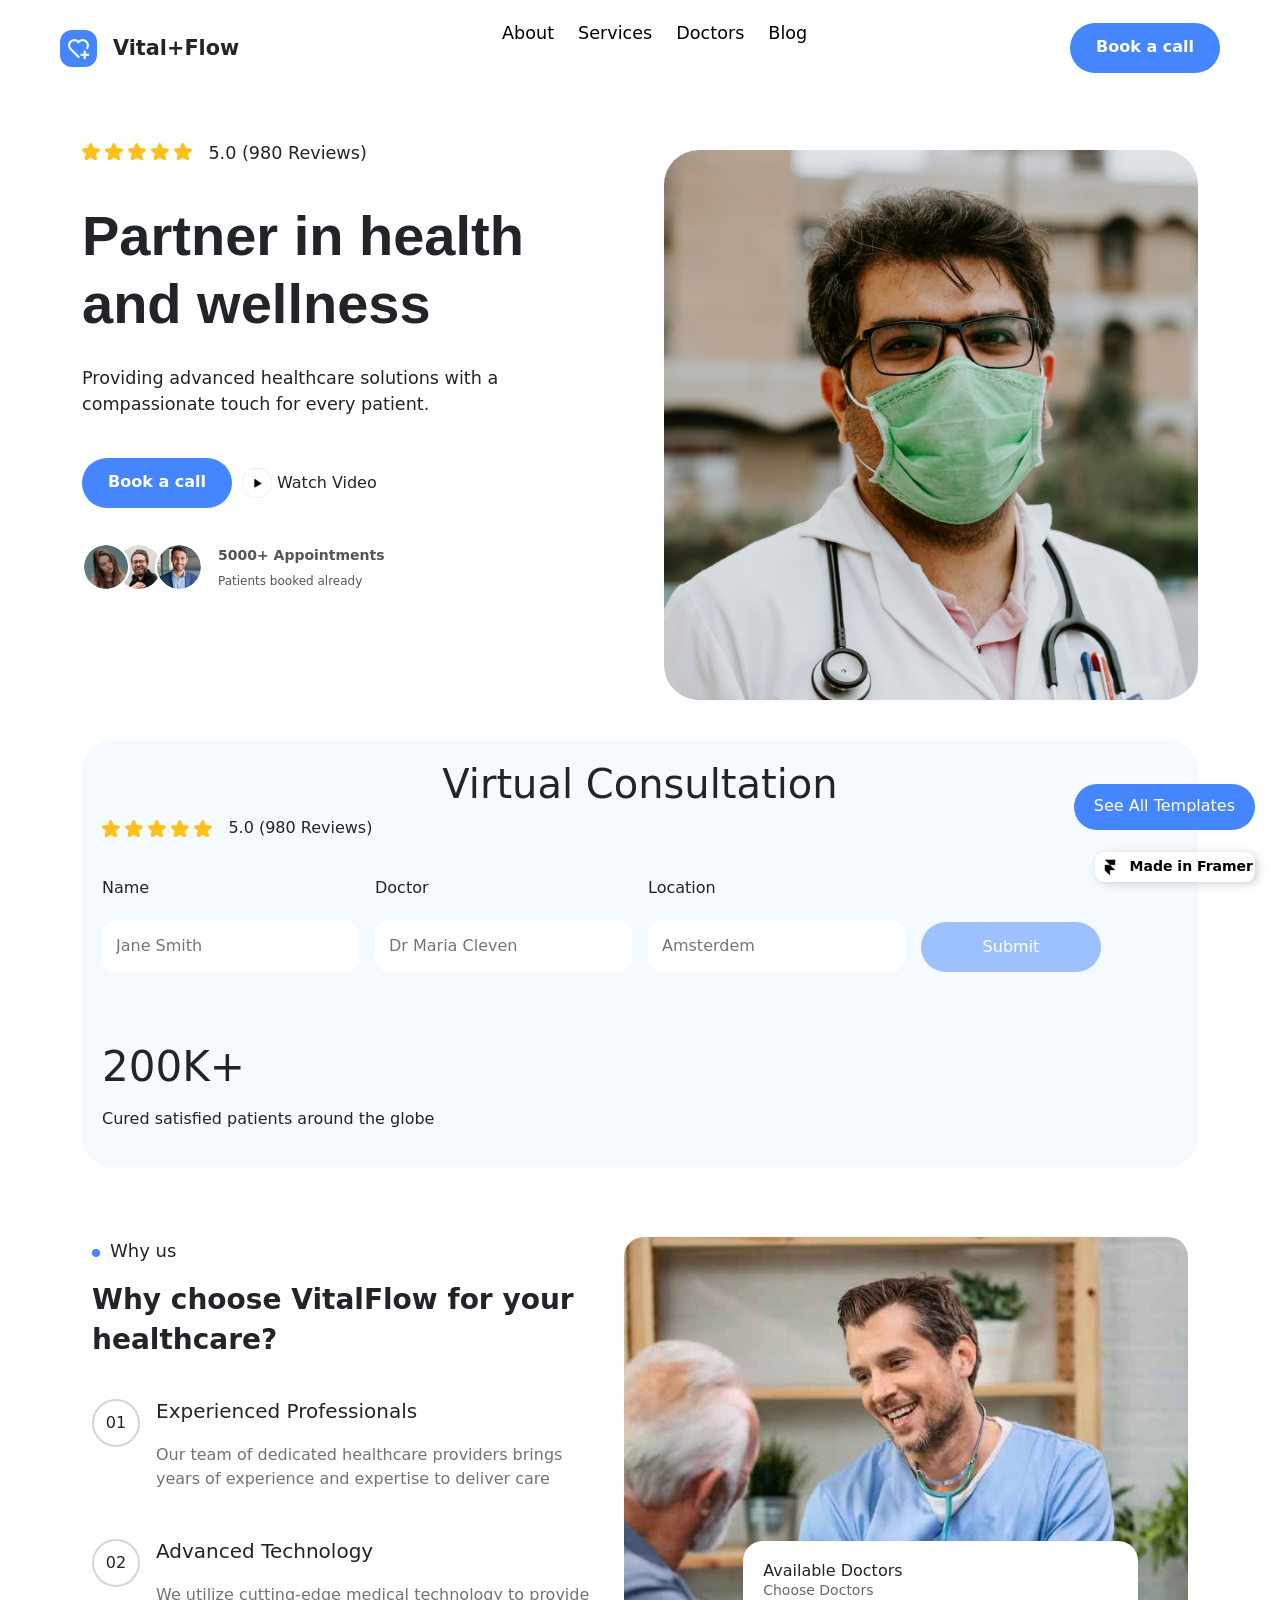
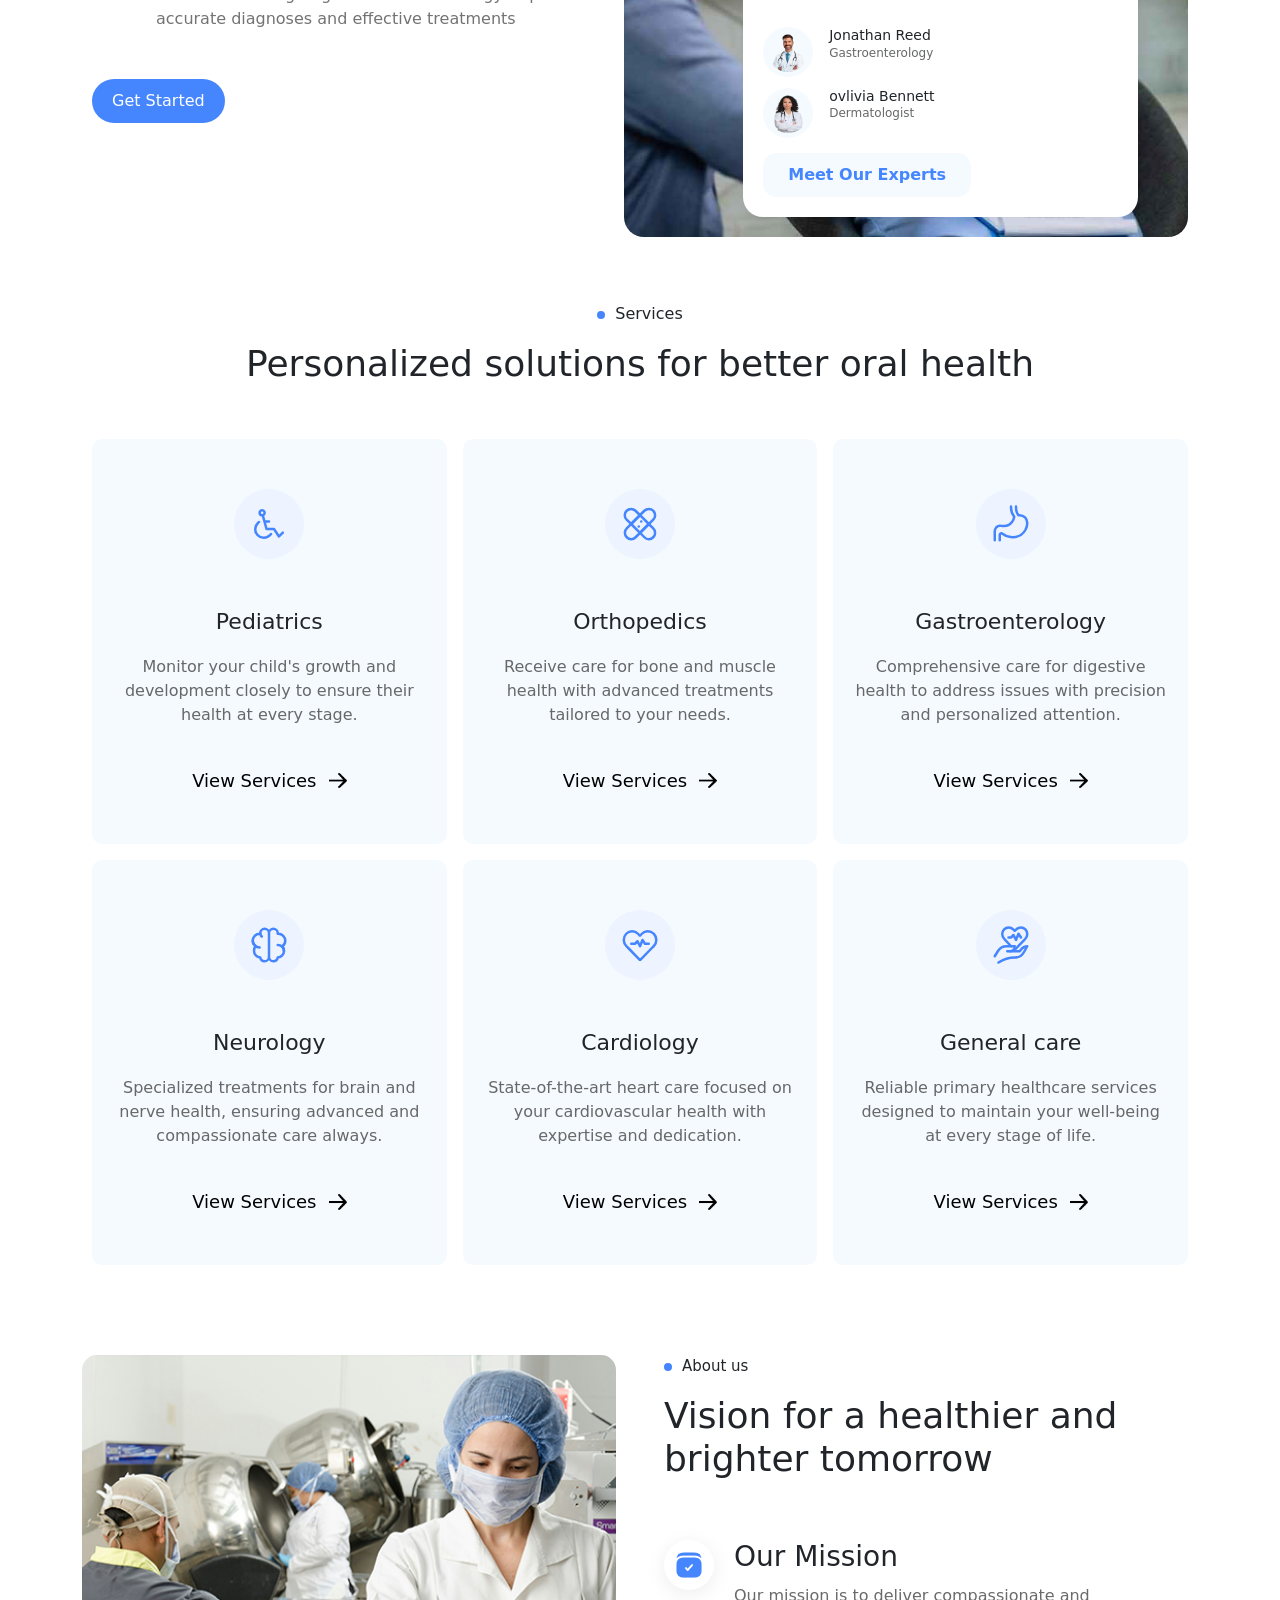
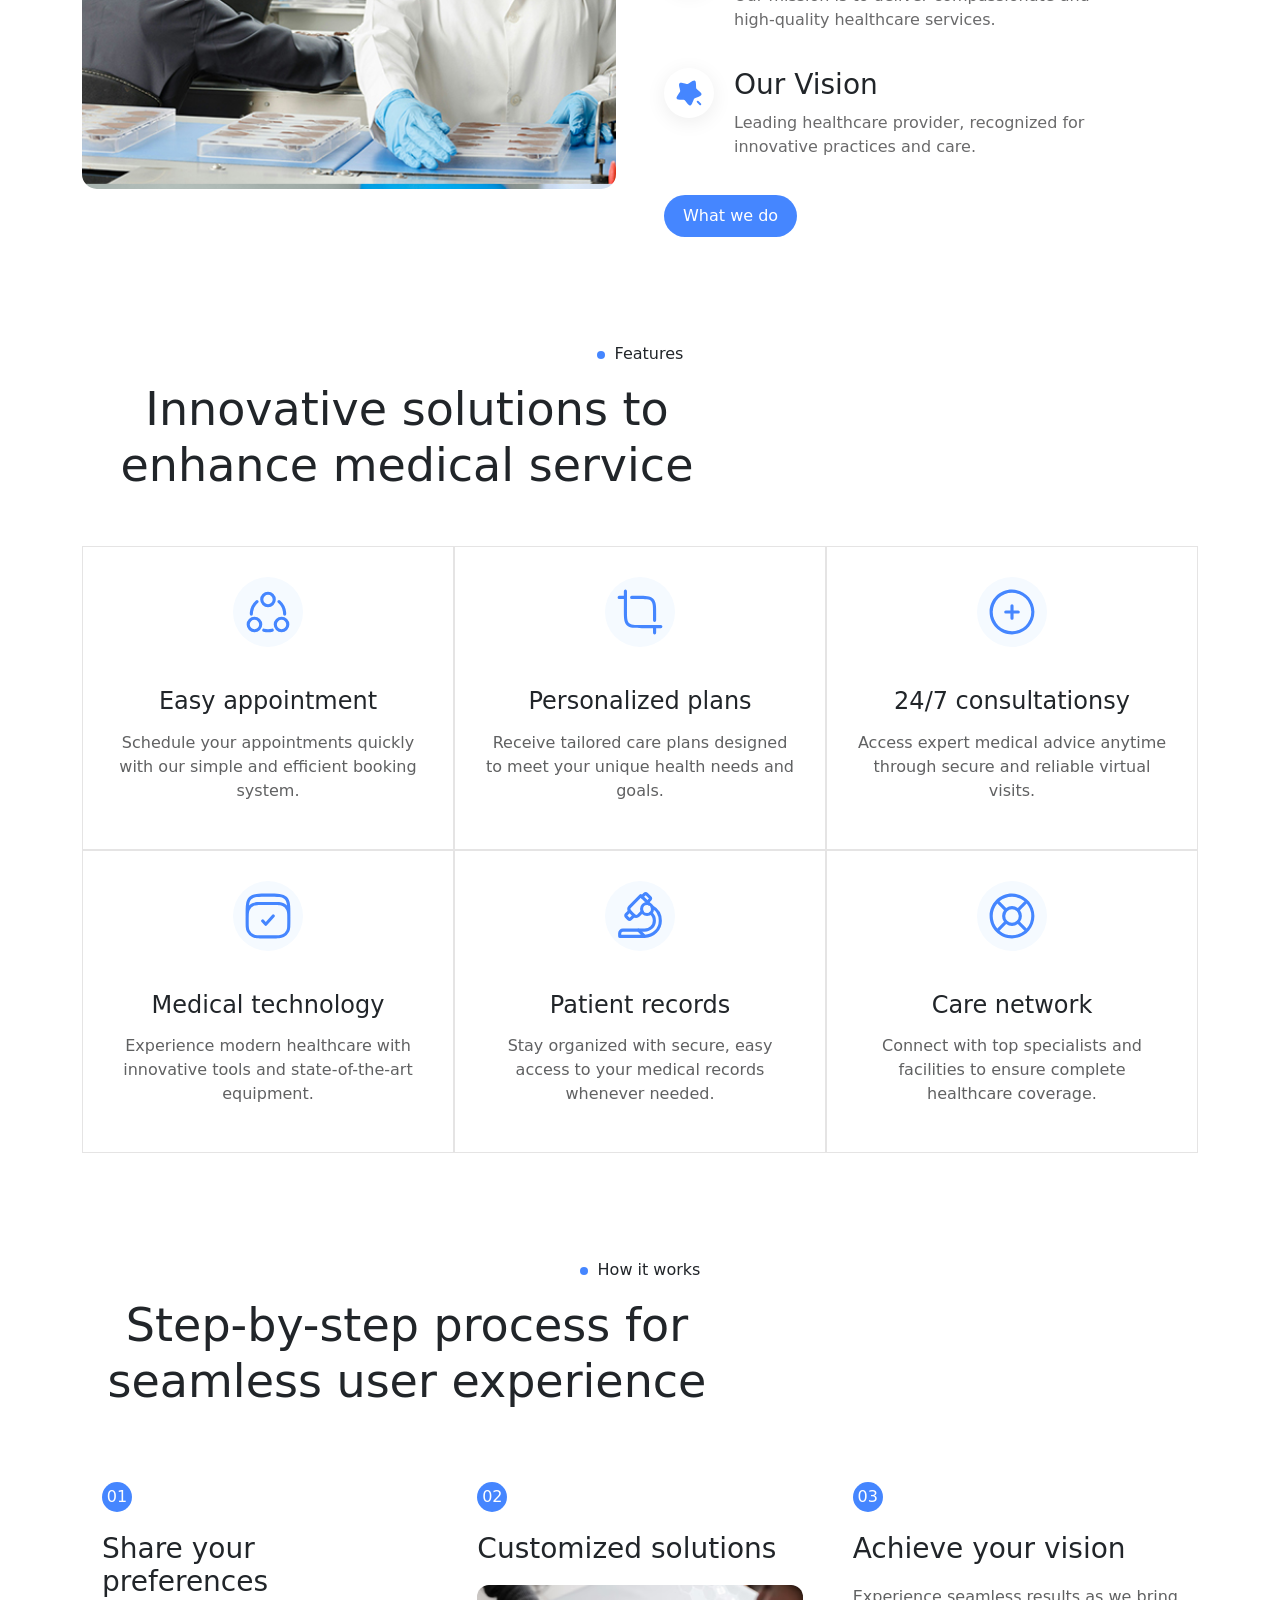
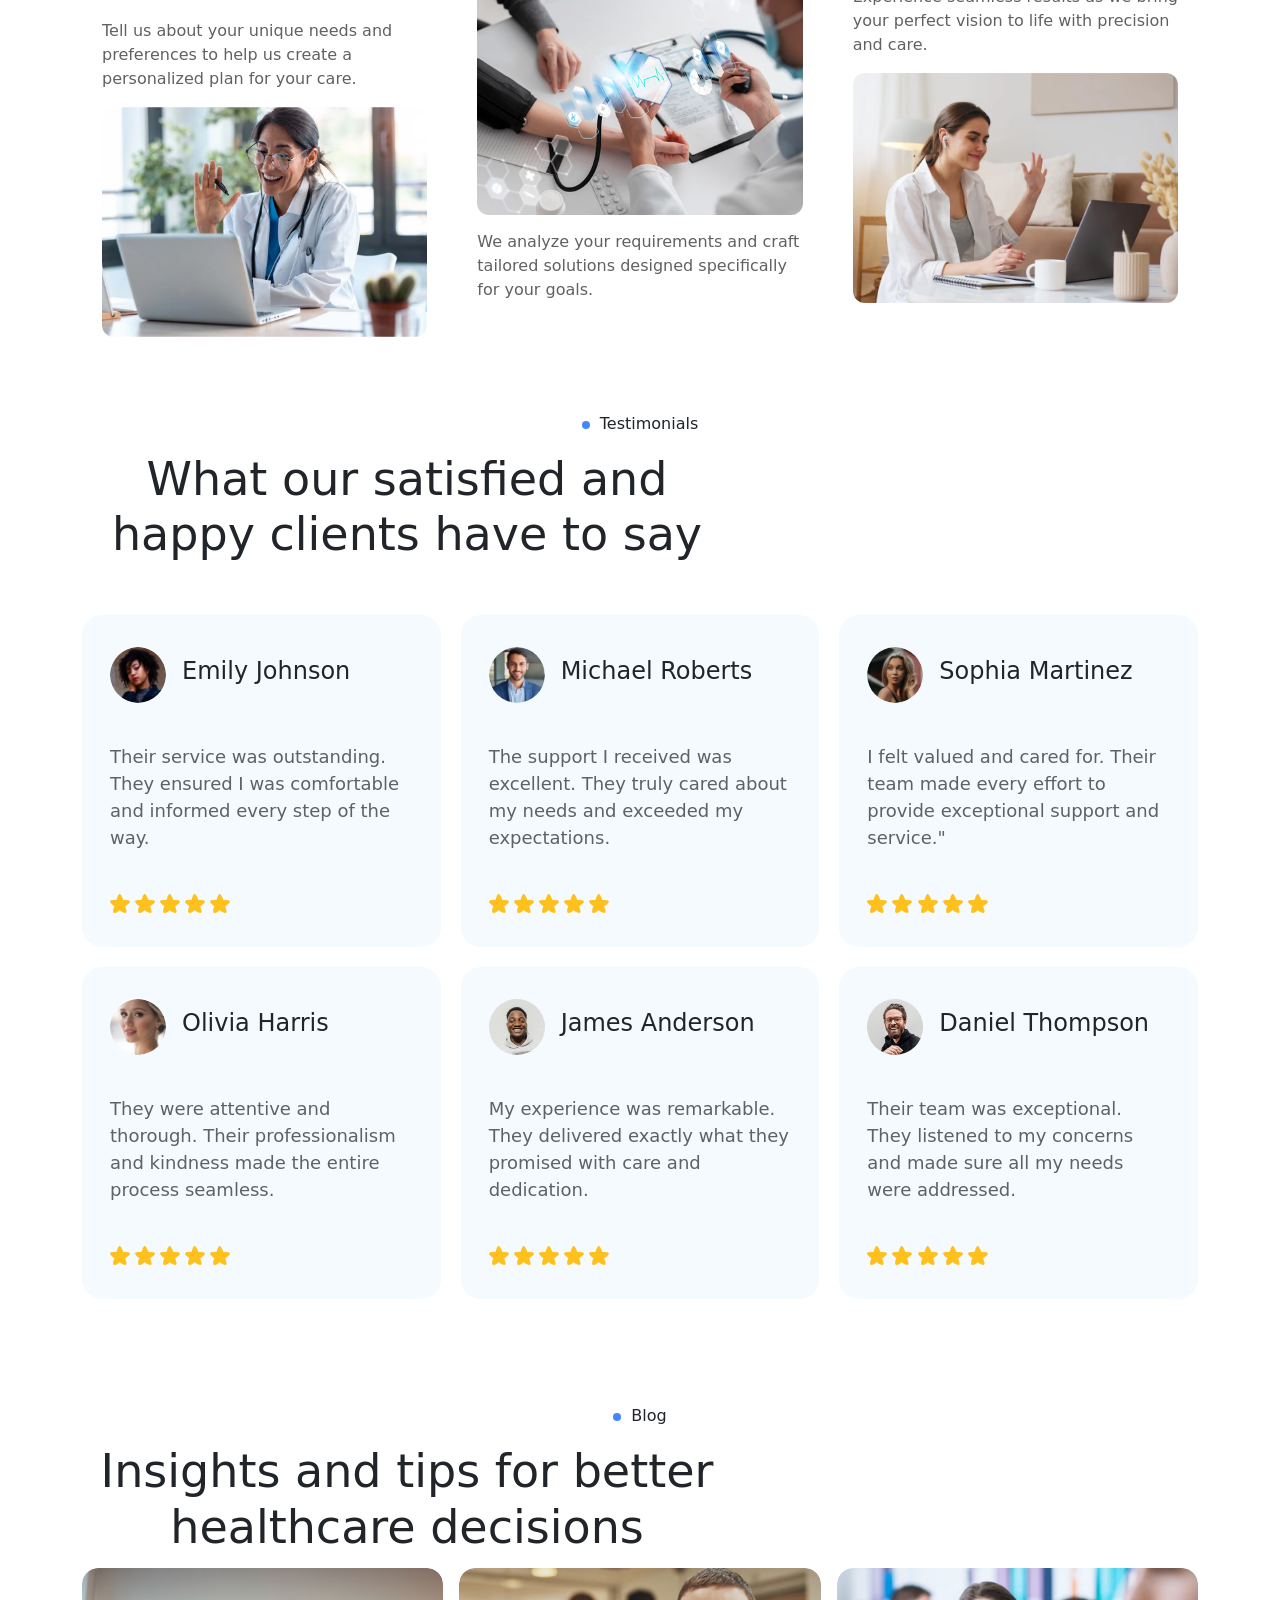
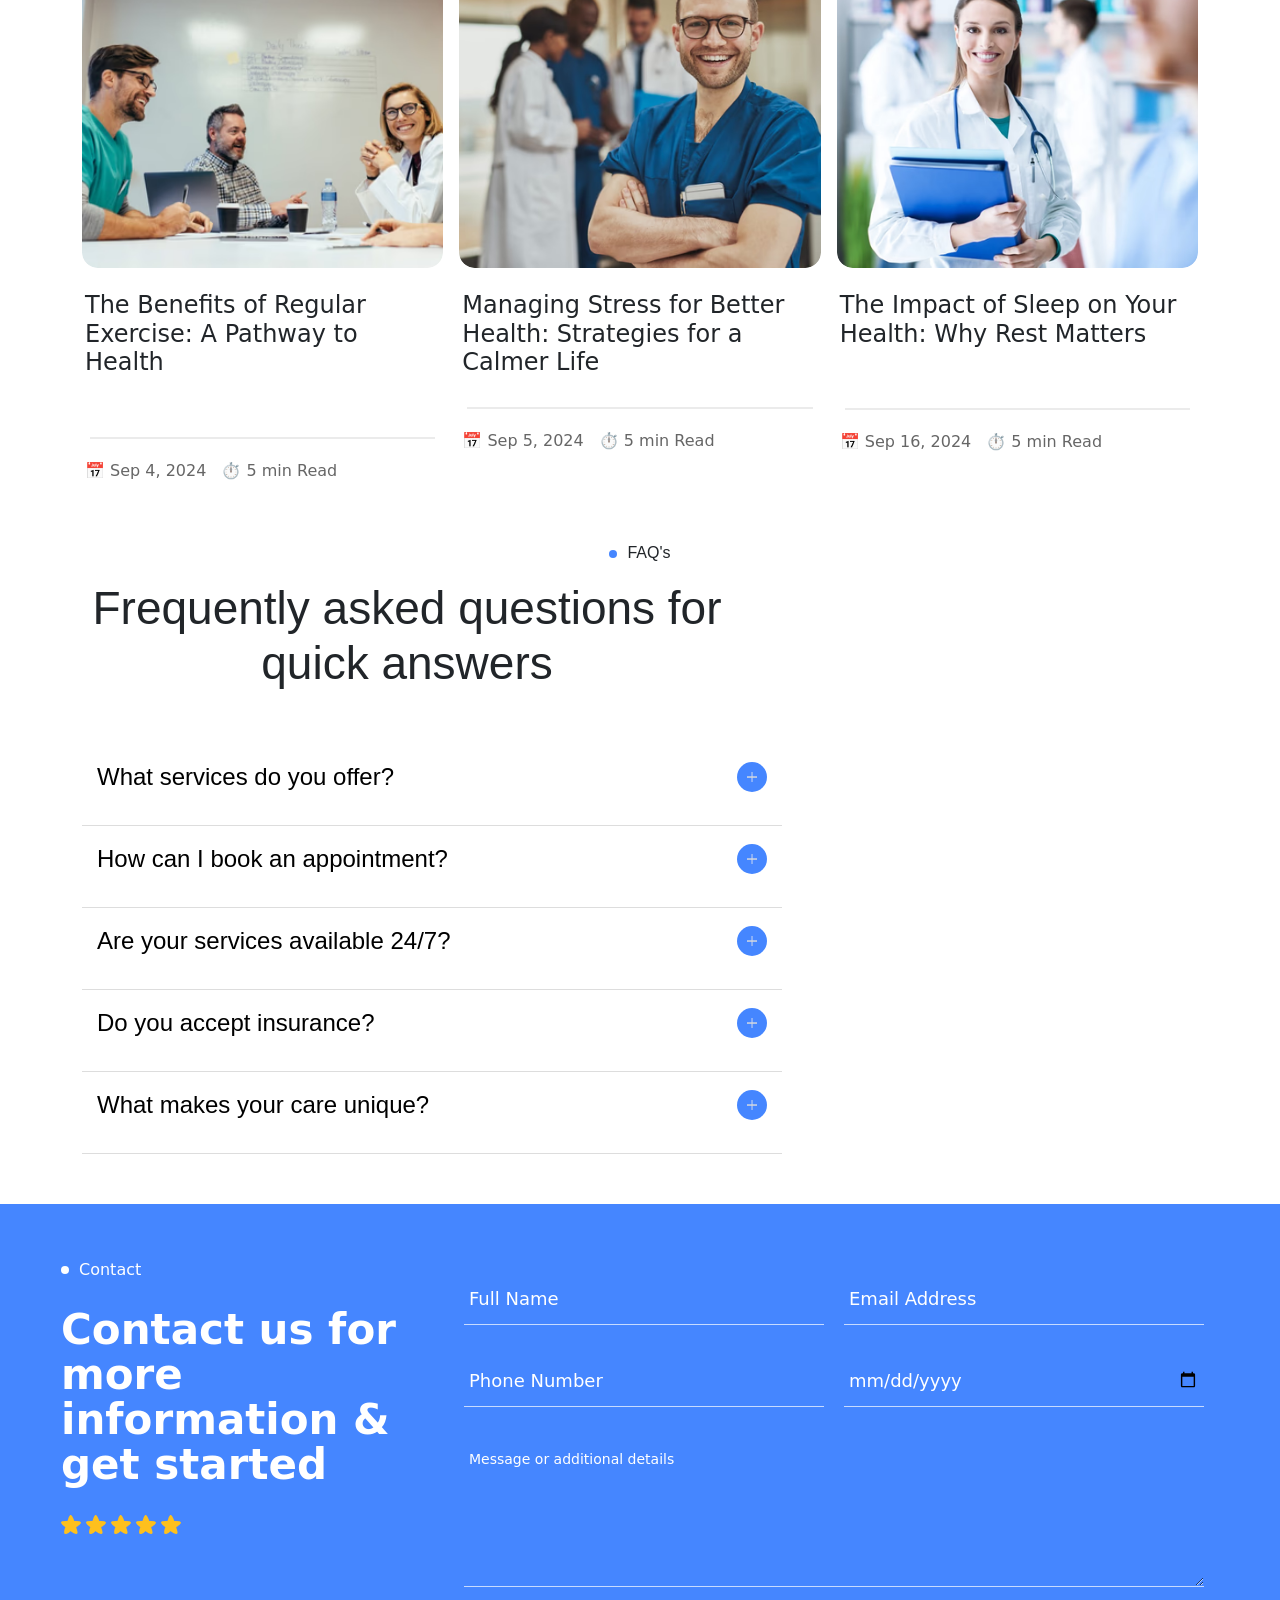
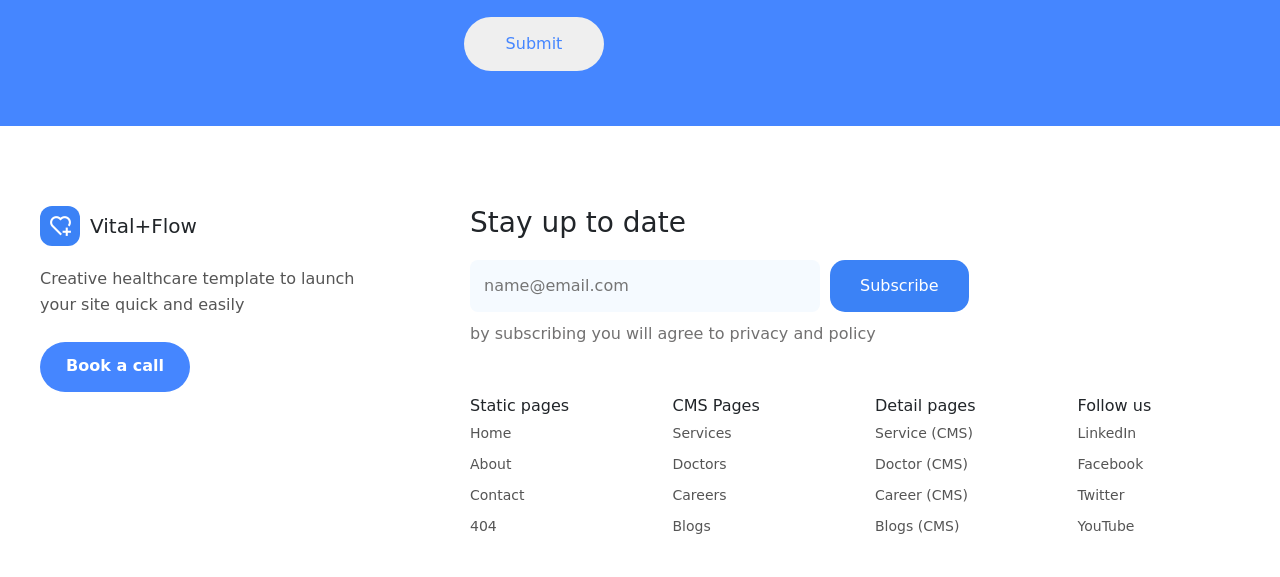
<file: index.html>
<!doctype html>
<html lang="en">
  <head>
    <meta charset="UTF-8" />
    <meta name="viewport" content="width=device-width, initial-scale=1.0" />
    <title>Home | Vitaflow healthcare template</title>
    <link rel="stylesheet" href="app.css" />
    <link rel="stylesheet" href="./css/bootstrap.min.css" />
    <link rel="icon" type="image/x-icon" href="./images/faveIcon2.png" />
  </head>
  <body>
    <div class="nav-div">
      <div class="logo">
        <span class="logo-span">
          <a href="./index.html"> <img src="images/logo.png" alt="" /></a>
        </span>
        <span class="logo-text">Vital+Flow</span>
      </div>
      <!-- end of logo div -->

      <nav class="nav" id="nav">
        <a href="./about.html">About</a>
        <a href="./services.html">Services</a>
        <a href="./doctor.html">Doctors</a>
        <a href="./blog.html">Blog</a>
      </nav>
      <a href="#contact" id="bookCall" class="bookACall">
        <span class="btn-text">
          <span>Book a call</span>
          <span>Book a call</span>
        </span>
      </a>
      <button class="menu-toggle" id="menuToggle" aria-label="Open menu">
        <span></span><span></span><span></span>
      </button>
    </div>
    <!-- end of nav bar -->

    <div class="container-sm">
      <!-- HERO SECTION  -->
      <section id="hero">
        <div class="hero-text-div reveal">
          <div class="star-text">
            <div class="stars reveal">
              <img src="images/star.png" alt="" />
              <img src="images/star.png" alt="" />
              <img src="images/star.png" alt="" />
              <img src="images/star.png" alt="" />
              <img src="images/star.png" alt="" />
            </div>
            <p>5.0 (980 Reviews)</p>
          </div>
          <!-- end of star-text -->

          <h1>Partner in health and wellness</h1>
          <p>
            Providing advanced healthcare solutions with a compassionate touch
            for every patient.
          </p>

          <div class="book-call-player reveal">
            <a href="#contact" id="show-btn" class="bookACall">
              <span class="btn-text">
                <span>Book a call</span>
                <span>Book a call</span>
              </span>
            </a>
            <span class="player">
              <img src="images/videoPlayer.png" alt="" />
              Watch Video
            </span>
          </div>
          <!-- end of book-call-player -->

          <div class="appointment reveal">
            <div class="appointment-img">
              <span class="appoint-span span-img1">
                <img src="images/brownGirl.png" alt="" />
              </span>
              <span class="appoint-span span-img2">
                <img src="images/brownMan.png" alt="" />
              </span>
              <span class="appoint-span span-img3">
                <img src="images/blueJaketMan.png" alt="" />
              </span>
            </div>
            <span class="appointment-text">
              <strong>5000+ Appointments</strong>
              <p>Patients booked already</p>
            </span>
          </div>
          <!-- end of appointment div -->
        </div>
        <!-- end of hero-text-div -->
        <div class="hero-img reveal">
          <img src="images/doctor.png" alt="" />
        </div>
        <!-- end of hero-img -->
      </section>
      <!-- end of hero section  -->

      <section class="virtual reveal">
        <div class="virtual-main-div">
          <h1>Virtual Consultation</h1>
          <div
            class="star-text reveal"
            style="align-items: flex-start; justify-self: center"
          >
            <div class="stars">
              <img src="images/star.png" alt="" />
              <img src="images/star.png" alt="" />
              <img src="images/star.png" alt="" />
              <img src="images/star.png" alt="" />
              <img src="images/star.png" alt="" />
            </div>
            <p style="font-size: 16px">5.0 (980 Reviews)</p>
          </div>
          <!-- end of star-text -->
          <div class="virtual-form reveal">
            <form action="#">
              <div class="input-boxes">
                <label for="name" class="label-text">Name</label>
                <input
                  type="text"
                  id="name"
                  placeholder="Jane Smith"
                  class="input"
                  required
                  onkeyup="checking_consulatation_form()"
                />
              </div>
              <div class="input-boxes">
                <label for="doctor" class="label-text">Doctor</label>
                <input
                  type="text"
                  id="doctor"
                  placeholder="Dr Maria Cleven"
                  class="input"
                  required
                  onkeyup="checking_consulatation_form()"
                />
              </div>
              <div class="input-boxes">
                <label for="location" class="label-text">Location</label>
                <input
                  type="text"
                  id="location"
                  placeholder="Amsterdem"
                  class="input"
                  required
                  onkeyup="checking_consulatation_form()"
                />
              </div>
              <input
                type="submit"
                value="Submit"
                class="submit-btn"
                id="form_btn_submit"
              />
            </form>
          </div>
          <!-- end of form -->

          <h1 id="k200">200K+</h1>
          <p id="cured">Cured satisfied patients around the globe</p>
        </div>
        <!-- end of virtual main div   -->
      </section>
      <!-- end of virtual section  -->

      <section class="why-us reveal">
        <div class="why-us-text-div">
          <div class="why">
            <span></span>
            <p>Why us</p>
          </div>
          <!-- end of the why div  -->
          <h1>Why choose VitalFlow for your healthcare?</h1>

          <div class="why-text-card reveal">
            <div class="circle-text">
              <div class="circle-number">01</div>
              <div class="why-text-text">
                <h3>Experienced Professionals</h3>
                <p>
                  Our team of dedicated healthcare providers brings years of
                  experience and expertise to deliver care
                </p>
              </div>
              <!-- end of why-text-text -->
            </div>
            <!-- end of circle-text -->
            <div class="circle-text">
              <div class="circle-number">02</div>
              <div class="why-text-text">
                <h3>Advanced Technology</h3>
                <p>
                  We utilize cutting-edge medical technology to provide accurate
                  diagnoses and effective treatments
                </p>
              </div>
              <!-- end of why-text-text -->
            </div>
            <!-- end of circle-text -->
            <a href="#" class="get-stared">Get Started</a>
          </div>
          <!-- end of why-text-card -->
        </div>
        <!-- end of the why us text div  -->
        <div class="why-us-img-div reveal">
          <!-- <div class="why-us-img-img">
            <img src="images/available doctor.jpg" alt="" />
          </div> -->
          <div class="available-doctor">
            <h3>Available Doctors</h3>
            <p>Choose Doctors</p>
            <div class="doctor-img-span">
              <div class="doctor-1">
                <img src="images/jonathan.jpg" alt="" />
              </div>
              <!-- end of doctor-1 -->
              <div class="doctor-1-text">
                <h3>Jonathan Reed</h3>
                <p>Gastroenterology</p>
              </div>
              <!-- end of doctor-1-text -->
            </div>
            <!-- end of doctor-img-span -->

            <div class="doctor-img-span">
              <div class="doctor-1">
                <img src="images/ovlivia.jpg" alt="" />
              </div>
              <!-- end of doctor-1 -->
              <div class="doctor-1-text">
                <h3>ovlivia Bennett</h3>
                <p>Dermatologist</p>
              </div>
              <!-- end of doctor-1-text -->
            </div>
            <!-- end of doctor-img-span -->
            <button class="meet"><a href="#">Meet Our Experts</a></button>
          </div>
          <!-- end of available-doctor -->
        </div>
        <!-- end of the why us img div -->
      </section>
      <!-- end of the why us section  -->

      <section class="personalized">
        <header class="personal-header reveal">
          <div class="services">
            <span></span>
            <p>Services</p>
          </div>
          <!-- end of the why div  -->
          <h1>Personalized solutions for better oral health</h1>
        </header>

        <div class="personal-main-card">
          <div class="personal-card reveal">
            <div class="pred-icon">
              <img src="images/prediactor.svg" alt="" />
            </div>
            <h1>Pediatrics</h1>
            <p>
              Monitor your child's growth and development closely to ensure
              their health at every stage.
            </p>
            <div class="view-service">
              <a href="#"> View Services</a>
              <img src="images/rightArrow.png" alt="" id="arrow" />
            </div>
            <!-- end of view services -->
          </div>
          <!-- end of card -->
          <div class="personal-card">
            <div class="pred-icon">
              <img src="images/Orthopedics.svg" alt="" />
            </div>
            <h1>Orthopedics</h1>
            <p>
              Receive care for bone and muscle health with advanced treatments
              tailored to your needs.
            </p>
            <div class="view-service">
              <a href="#"> View Services</a>
              <img src="images/rightArrow.png" alt="" id="arrow" />
            </div>
            <!-- end of view services -->
          </div>
          <!-- end of card -->
          <div class="personal-card reveal">
            <div class="pred-icon">
              <img src="images/Gastroenterology.svg" alt="" />
            </div>
            <h1>Gastroenterology</h1>
            <p>
              Comprehensive care for digestive health to address issues with
              precision and personalized attention.
            </p>
            <div class="view-service">
              <a href="#"> View Services</a>
              <img src="images/rightArrow.png" alt="" id="arrow" />
            </div>
            <!-- end of view services -->
          </div>
          <!-- end of card -->
          <div class="personal-card reveal">
            <div class="pred-icon">
              <img src="images/neurology.svg" alt="" />
            </div>
            <h1>Neurology</h1>
            <p>
              Specialized treatments for brain and nerve health, ensuring
              advanced and compassionate care always.
            </p>
            <div class="view-service">
              <a href="#"> View Services</a>
              <img src="images/rightArrow.png" alt="" id="arrow" />
            </div>
            <!-- end of view services -->
          </div>
          <!-- end of card -->
          <div class="personal-card reveal">
            <div class="pred-icon">
              <img src="images/Cardiology.svg" alt="" />
            </div>
            <h1>Cardiology</h1>
            <p>
              State-of-the-art heart care focused on your cardiovascular health
              with expertise and dedication.
            </p>
            <div class="view-service">
              <a href="#"> View Services</a>
              <img src="images/rightArrow.png" alt="" id="arrow" />
            </div>
            <!-- end of view services -->
          </div>
          <!-- end of card -->
          <div class="personal-card reveal">
            <div class="pred-icon">
              <img src="images/General care.svg" alt="" />
            </div>
            <h1>General care</h1>
            <p>
              Reliable primary healthcare services designed to maintain your
              well-being at every stage of life.
            </p>
            <div class="view-service">
              <a href="#"> View Services</a>
              <img src="images/rightArrow.png" alt="" id="arrow" />
            </div>
            <!-- end of view services -->
          </div>
          <!-- end of card -->
        </div>
        <!-- end of personal-main-card -->
      </section>
      <!-- end of personalized section  -->

      <section class="vision">
        <div class="vision-img reveal">
          <img src="images/girlLoboratory.jpd.jpg" alt="" />
        </div>
        <!-- end of vision-img   -->

        <div class="vision-text reveal">
          <div class="about-us">
            <span></span>
            <p>About us</p>
          </div>
          <!-- end of the why div  -->
          <h1>Vision for a healthier and brighter tomorrow</h1>
          <div class="mision-vision">
            <div class="vision-circle">
              <img src="images/our-mission.png" alt="" />
            </div>
            <!-- end of vision-circle -->
            <div class="mision-text">
              <h3>Our Mission</h3>
              <p>
                Our mission is to deliver compassionate and high-quality
                healthcare services.
              </p>
            </div>
          </div>
          <!-- end of mission and vision -->
          <div class="mision-vision">
            <div class="vision-circle">
              <img src="images/our-vision.svg" alt="" />
            </div>
            <!-- end of vision-circle -->
            <div class="mision-text">
              <h3>Our Vision</h3>
              <p>
                Leading healthcare provider, recognized for innovative practices
                and care.
              </p>
            </div>
          </div>
          <!-- end of mission and vision -->
          <button class="btn rounded-5" id="what-we-do">What we do</button>
        </div>
        <!-- end of vision-text -->
      </section>
      <!-- end of vision section  -->

      <section class="feature">
        <header class="feature-header">
          <div class="feature-circle">
            <span></span>
            <p>Features</p>
          </div>
          <!-- end of the why div  -->
          <h1>Innovative solutions to enhance medical service</h1>
        </header>

        <div class="feature-main-card">
          <div class="feature-card reveal">
            <div class="feature-card-circle">
              <img src="images/easy-appointment.svg" alt="" />
            </div>
            <!-- end of feature-card-circle -->
            <h1>Easy appointment</h1>
            <p>
              Schedule your appointments quickly with our simple and efficient
              booking system.
            </p>
          </div>
          <!-- end of feature-card -->
          <div class="feature-card reveal">
            <div class="feature-card-circle">
              <img src="images/Personalized plans.svg" alt="" />
            </div>
            <!-- end of feature-card-circle -->
            <h1>Personalized plans</h1>
            <p>
              Receive tailored care plans designed to meet your unique health
              needs and goals.
            </p>
          </div>
          <!-- end of feature-card -->
          <div class="feature-card reveal">
            <div class="feature-card-circle">
              <img src="images/consultationsy.svg" alt="" />
            </div>
            <!-- end of feature-card-circle -->
            <h1>24/7 consultationsy</h1>
            <p>
              Access expert medical advice anytime through secure and reliable
              virtual visits.
            </p>
          </div>
          <!-- end of feature-card -->
          <div class="feature-card reveal">
            <div class="feature-card-circle">
              <img src="images/Medical technology.svg" alt="" />
            </div>
            <!-- end of feature-card-circle -->
            <h1>Medical technology</h1>
            <p>
              Experience modern healthcare with innovative tools and
              state-of-the-art equipment.
            </p>
          </div>
          <!-- end of feature-card -->
          <div class="feature-card reveal">
            <div class="feature-card-circle">
              <img src="images/Patient records.svg" alt="" />
            </div>
            <!-- end of feature-card-circle -->
            <h1>Patient records</h1>
            <p>
              Stay organized with secure, easy access to your medical records
              whenever needed.
            </p>
          </div>
          <!-- end of feature-card -->
          <div class="feature-card reveal">
            <div class="feature-card-circle">
              <img src="images/Care network.svg" alt="" />
            </div>
            <!-- end of feature-card-circle -->
            <h1>Care network</h1>
            <p>
              Connect with top specialists and facilities to ensure complete
              healthcare coverage.
            </p>
          </div>
          <!-- end of feature-card -->
        </div>
        <!-- end of feature-main-card -->
      </section>
      <!-- end of feature section  -->

      <section class="how-work">
        <header class="feature-header">
          <div class="feature-circle">
            <span></span>
            <p>How it works</p>
          </div>
          <!-- end of the why div  -->
          <h1>Step-by-step process for seamless user experience</h1>
        </header>

        <div class="how-work-main-card">
          <div class="how-work-card reveal">
            <div class="how-word-card-circle">01</div>
            <!-- end of how-work-card-circle -->
            <h3>Share your preferences</h3>
            <p>
              Tell us about your unique needs and preferences to help us create
              a personalized plan for your care.
            </p>
            <img src="images/share-your-perferencs.webp" alt="" />
          </div>
          <!-- end of how-work-card -->
          <div class="how-work-card reveal">
            <div class="how-word-card-circle">02</div>
            <!-- end of how-work-card-circle -->
            <h3>Customized solutions</h3>
            <img
              src="images/Customized-solutions.avif"
              alt=""
              id="specific-img"
            />
            <p>
              We analyze your requirements and craft tailored solutions designed
              specifically for your goals.
            </p>
          </div>
          <!-- end of how-work-card -->
          <div class="how-work-card reveal">
            <div class="how-word-card-circle">03</div>
            <!-- end of how-work-card-circle -->
            <h3>Achieve your vision</h3>
            <p>
              Experience seamless results as we bring your perfect vision to
              life with precision and care.
            </p>
            <img src="images/Achieve-your-vision.avif" alt="" />
          </div>
          <!-- end of how-work-card -->
        </div>
        <!-- end of how-work-main-card  -->
      </section>
      <!-- end of how work section -->

      <section class="testimonial">
        <header class="feature-header">
          <div class="feature-circle">
            <span></span>
            <p>Testimonials</p>
          </div>
          <!-- end of the why div  -->
          <h1>What our satisfied and happy clients have to say</h1>
        </header>
        <div class="testimonail-main-card">
          <div class="testimonial-card reveal">
            <div class="testimonial-img-title">
              <div class="testimonial-card-img">
                <img src="images/Emily Johnson.webp" alt="" />
              </div>
              <!-- end of testimonial-card-img -->
              <h4>Emily Johnson</h4>
            </div>
            <!-- end of testimonial-img-title -->
            <p>
              Their service was outstanding. They ensured I was comfortable and
              informed every step of the way.
            </p>
            <div class="testimonial-stars">
              <img src="images/star.png" alt="" />
              <img src="images/star.png" alt="" />
              <img src="images/star.png" alt="" />
              <img src="images/star.png" alt="" />
              <img src="images/star.png" alt="" />
            </div>
            <!-- end of testimonial-stars -->
          </div>
          <!-- end of testimonial-card -->
          <div class="testimonial-card reveal">
            <div class="testimonial-img-title">
              <div class="testimonial-card-img">
                <img src="images/Michael Roberts.png" alt="" />
              </div>
              <!-- end of testimonial-card-img -->
              <h4>Michael Roberts</h4>
            </div>
            <!-- end of testimonial-img-title -->
            <p>
              The support I received was excellent. They truly cared about my
              needs and exceeded my expectations.
            </p>
            <div class="testimonial-stars">
              <img src="images/star.png" alt="" />
              <img src="images/star.png" alt="" />
              <img src="images/star.png" alt="" />
              <img src="images/star.png" alt="" />
              <img src="images/star.png" alt="" />
            </div>
            <!-- end of testimonial-stars -->
          </div>
          <!-- end of testimonial-card -->
          <div class="testimonial-card reveal">
            <div class="testimonial-img-title">
              <div class="testimonial-card-img">
                <img src="images/Sophia Martinez.png" alt="" />
              </div>
              <!-- end of testimonial-card-img -->
              <h4>Sophia Martinez</h4>
            </div>
            <!-- end of testimonial-img-title -->
            <p>
              I felt valued and cared for. Their team made every effort to
              provide exceptional support and service."
            </p>
            <div class="testimonial-stars">
              <img src="images/star.png" alt="" />
              <img src="images/star.png" alt="" />
              <img src="images/star.png" alt="" />
              <img src="images/star.png" alt="" />
              <img src="images/star.png" alt="" />
            </div>
            <!-- end of testimonial-stars -->
          </div>
          <!-- end of testimonial-card -->
          <div class="testimonial-card reveal">
            <div class="testimonial-img-title">
              <div class="testimonial-card-img">
                <img src="images/Olivia Harris.png" alt="" />
              </div>
              <!-- end of testimonial-card-img -->
              <h4>Olivia Harris</h4>
            </div>
            <!-- end of testimonial-img-title -->
            <p>
              They were attentive and thorough. Their professionalism and
              kindness made the entire process seamless.
            </p>
            <div class="testimonial-stars">
              <img src="images/star.png" alt="" />
              <img src="images/star.png" alt="" />
              <img src="images/star.png" alt="" />
              <img src="images/star.png" alt="" />
              <img src="images/star.png" alt="" />
            </div>
            <!-- end of testimonial-stars -->
          </div>
          <!-- end of testimonial-card -->
          <div class="testimonial-card reveal">
            <div class="testimonial-img-title">
              <div class="testimonial-card-img">
                <img src="images/james anderson.jpg" alt="" />
              </div>
              <!-- end of testimonial-card-img -->
              <h4>James Anderson</h4>
            </div>
            <!-- end of testimonial-img-title -->
            <p>
              My experience was remarkable. They delivered exactly what they
              promised with care and dedication.
            </p>
            <div class="testimonial-stars">
              <img src="images/star.png" alt="" />
              <img src="images/star.png" alt="" />
              <img src="images/star.png" alt="" />
              <img src="images/star.png" alt="" />
              <img src="images/star.png" alt="" />
            </div>
            <!-- end of testimonial-stars -->
          </div>
          <!-- end of testimonial-card -->
          <div class="testimonial-card reveal">
            <div class="testimonial-img-title">
              <div class="testimonial-card-img">
                <img src="images/Daniel Thompson.jpg" alt="" />
              </div>
              <!-- end of testimonial-card-img -->
              <h4>Daniel Thompson</h4>
            </div>
            <!-- end of testimonial-img-title -->
            <p>
              Their team was exceptional. They listened to my concerns and made
              sure all my needs were addressed.
            </p>
            <div class="testimonial-stars">
              <img src="images/star.png" alt="" />
              <img src="images/star.png" alt="" />
              <img src="images/star.png" alt="" />
              <img src="images/star.png" alt="" />
              <img src="images/star.png" alt="" />
            </div>
            <!-- end of testimonial-stars -->
          </div>
          <!-- end of testimonial-card -->
        </div>
        <!-- end of testimonail-main-card -->
      </section>
      <!-- end of testimonial section -->

      <section class="blog">
        <header class="feature-header">
          <div class="feature-circle">
            <span></span>
            <p>Blog</p>
          </div>
          <!-- end of the why div  -->
          <h1>Insights and tips for better healthcare decisions</h1>
        </header>

        <div class="blog-main-card">
          <div class="blog-card reveal">
            <div class="blog-card-image">
              <img src="images/the-benefits.avif" alt="Card Image" />
            </div>

            <div class="blog-card-content">
              <h2>The Benefits of Regular Exercise: A Pathway to Health</h2>
              <div class="line"></div>
              <div class="blog-card-meta">
                <span>📅 Sep 4, 2024</span>
                <span>⏱ 5 min Read</span>
              </div>
            </div>
          </div>
          <!-- end of blog-card -->
          <div class="blog-card reveal">
            <div class="blog-card-image">
              <img src="images/managing.avif" alt="Card Image" />
            </div>

            <div class="blog-card-content">
              <h2>
                Managing Stress for Better Health: Strategies for a Calmer Life
              </h2>
              <div class="line line-change"></div>
              <div class="blog-card-meta">
                <span>📅 Sep 5, 2024</span>
                <span>⏱ 5 min Read</span>
              </div>
            </div>
          </div>
          <!-- end of blog-card -->
          <div class="blog-card reveal">
            <div class="blog-card-image">
              <img src="images/The Impact .avif" alt="Card Image" />
            </div>

            <div class="blog-card-content">
              <h2>The Impact of Sleep on Your Health: Why Rest Matters</h2>
              <div class="line"></div>
              <div class="blog-card-meta">
                <span>📅 Sep 16, 2024</span>
                <span>⏱ 5 min Read</span>
              </div>
            </div>
          </div>
          <!-- end of blog-card -->
        </div>
        <!-- end of blog-main-card -->
      </section>
      <!-- end of blog section -->

      <section class="faq">
        <header class="feature-header">
          <div class="feature-circle">
            <span></span>
            <p>FAQ's</p>
          </div>
          <!-- end of the why div  -->
          <h1>Frequently asked questions for quick answers</h1>
        </header>

        <div class="faq-question-main">
          <div class="faq-item reveal">
            <button class="faq-question" onclick="rotation()">
              What services do you offer?
              <span>
                <img src="images/plusSign.png" alt="" id="rotation"
              /></span>
            </button>
            <div class="faq-answer">
              <p>
                We provide a comprehensive range of services designed to meet
                diverse healthcare needs. These include personalized
                consultations, preventative care programs, advanced diagnostic
                tools, and specialized treatments.
              </p>
            </div>
            <!-- end of faq-answer -->
          </div>
          <!-- end of faq-item -->
          <div class="faq-item reveal">
            <button class="faq-question" onclick="rotation()">
              How can I book an appointment?
              <span>
                <img src="images/plusSign.png" alt="" id="rotation"
              /></span>
            </button>
            <div class="faq-answer">
              <p>
                Booking an appointment is simple and convenient. You can use our
                online scheduling platform, which allows you to select a time
                slot that suits you best. Alternatively, you can call our
                dedicated support line, where a friendly team member will assist
                you.
              </p>
            </div>
            <!-- end of faq-answer -->
          </div>
          <!-- end of faq-item -->
          <div class="faq-item reveal">
            <button class="faq-question" onclick="rotation()">
              Are your services available 24/7?
              <span>
                <img src="images/plusSign.png" alt="" id="rotation"
              /></span>
            </button>
            <div class="faq-answer">
              <p>
                Yes, we provide round-the-clock services to meet your needs. Our
                virtual consultation platform is accessible 24/7, allowing you
                to connect with healthcare professionals anytime. For in-person
                visits, our emergency care
              </p>
            </div>
            <!-- end of faq-answer -->
          </div>
          <!-- end of faq-item -->
          <div class="faq-item reveal">
            <button class="faq-question" onclick="rotation()">
              Do you accept insurance?
              <span>
                <img src="images/plusSign.png" alt="" id="rotation"
              /></span>
            </button>
            <div class="faq-answer">
              <p>
                Yes, we accept most major insurance plans to make healthcare
                accessible and affordable for everyone. Our team can assist you
                in understanding your coverage and submitting claims.
              </p>
            </div>
            <!-- end of faq-answer -->
          </div>
          <!-- end of faq-item -->
          <div class="faq-item reveal">
            <button class="faq-question" onclick="rotation()">
              What makes your care unique?
              <span>
                <img src="images/plusSign.png" alt="" id="rotation"
              /></span>
            </button>
            <div class="faq-answer">
              <p>
                Our care stands out because of our commitment to personalized
                attention and patient satisfaction. We take the time to
                understand your specific needs and preferences, ensuring
                tailored solutions for optimal outcomes.
              </p>
            </div>
            <!-- end of faq-answer -->
          </div>
          <!-- end of faq-item -->
        </div>
        <!-- end of faq-question -->
      </section>
      <!-- end of faq section  -->
    </div>
    <!-- main div container -->
    <section class="contact" id="contact">
      <div class="contact-container">
        <div class="contact-text">
          <div class="contact-title">
            <div class="contact-circle"></div>
            <!-- end of contact-circle -->
            <span>Contact</span>
          </div>
          <!-- end of contact-title -->
          <h1>Contact us for more information & get started</h1>
          <img src="images/star.png" alt="" />
          <img src="images/star.png" alt="" />
          <img src="images/star.png" alt="" />
          <img src="images/star.png" alt="" />
          <img src="images/star.png" alt="" />
        </div>
        <!-- end of contact-text -->

        <div class="contact-form">
          <form action="#">
            <div class="test-form">
              <input
                type="text"
                required
                id="fullname"
                name="fullname"
                placeholder="Full Name"
              />
              <input
                type="email"
                required
                id="email"
                name="email"
                placeholder="Email Address"
              />
              <input
                type="text"
                id="phone"
                name="phone"
                placeholder="Phone Number"
              />
              <input type="date" id="date" name="date" />
            </div>
            <textarea
              name="message"
              id="text-area"
              placeholder="Message or additional details"
            ></textarea>
            <input type="submit" value="Submit" id="contact-submit" />
          </form>
        </div>
        <!-- end of contact-form -->
      </div>
      <!-- end of contact-container -->
    </section>
    <!-- end of contact section -->
    <footer class="footer">
      <div id="footer-container">
        <div class="footer-wrapper">
          <!-- LEFT SIDE -->
          <div class="footer-left">
            <div class="footer-logo">
              <div class="logo-icon"><img src="images/logo.png" alt="" /></div>
              <span>Vital+Flow</span>
            </div>

            <p class="footer-desc">
              Creative healthcare template to launch your site quick and easily
            </p>

            <a href="#contact" class="btn-primary" id="footer-bookcall">
              <span class="footer-btn-text">
                <span>Book a call</span>
                <span>Book a call</span>
              </span>
            </a>
          </div>

          <!-- RIGHT SIDE -->
          <div class="footer-right">
            <!-- Subscribe -->
            <div class="footer-subscribe">
              <h3>Stay up to date</h3>
              <div class="subscribe-box">
                <input type="email" placeholder="name@email.com" />
                <button>Subscribe</button>
              </div>
              <p class="privacy-text">
                by subscribing you will agree to privacy and policy
              </p>
            </div>

            <!-- Links -->
            <div class="footer-links">
              <div class="footer-col">
                <h4>Static pages</h4>
                <a href="index.html">Home</a>
                <a href="about.html">About</a>
                <a href="#contact">Contact</a>
                <a href="#">404</a>
              </div>

              <div class="footer-col">
                <h4>CMS Pages</h4>
                <a href="services.html">Services</a>
                <a href="doctor.html">Doctors</a>
                <a href="career1.html">Careers</a>
                <a href="blog.html">Blogs</a>
              </div>

              <div class="footer-col">
                <h4>Detail pages</h4>
                <a href="service-cms.html">Service (CMS)</a>
                <a href="Jonathan-reed.html">Doctor (CMS)</a>
                <a href="career2.html">Career (CMS)</a>
                <a href="blogs-cms.html">Blogs (CMS)</a>
              </div>

              <div class="footer-col">
                <h4>Follow us</h4>
                <a href="#">LinkedIn</a>
                <a href="#">Facebook</a>
                <a href="#">Twitter</a>
                <a href="#">YouTube</a>
              </div>
            </div>
          </div>
        </div>
      </div>
    </footer>
    <!-- end of footer -->

    <a href="" class="fixed-btn-seeAll">
      <span class="footer-btn-text">
        <span>See All Templates</span>
        <span>See All Templates</span>
      </span>
    </a>

    <button class="fixed-btn-made">
      <img src="images/stickyLogopng.png" alt="" />
      Made in Framer
    </button>

    <script src="script.js"></script>
  </body>
</html>
</file>
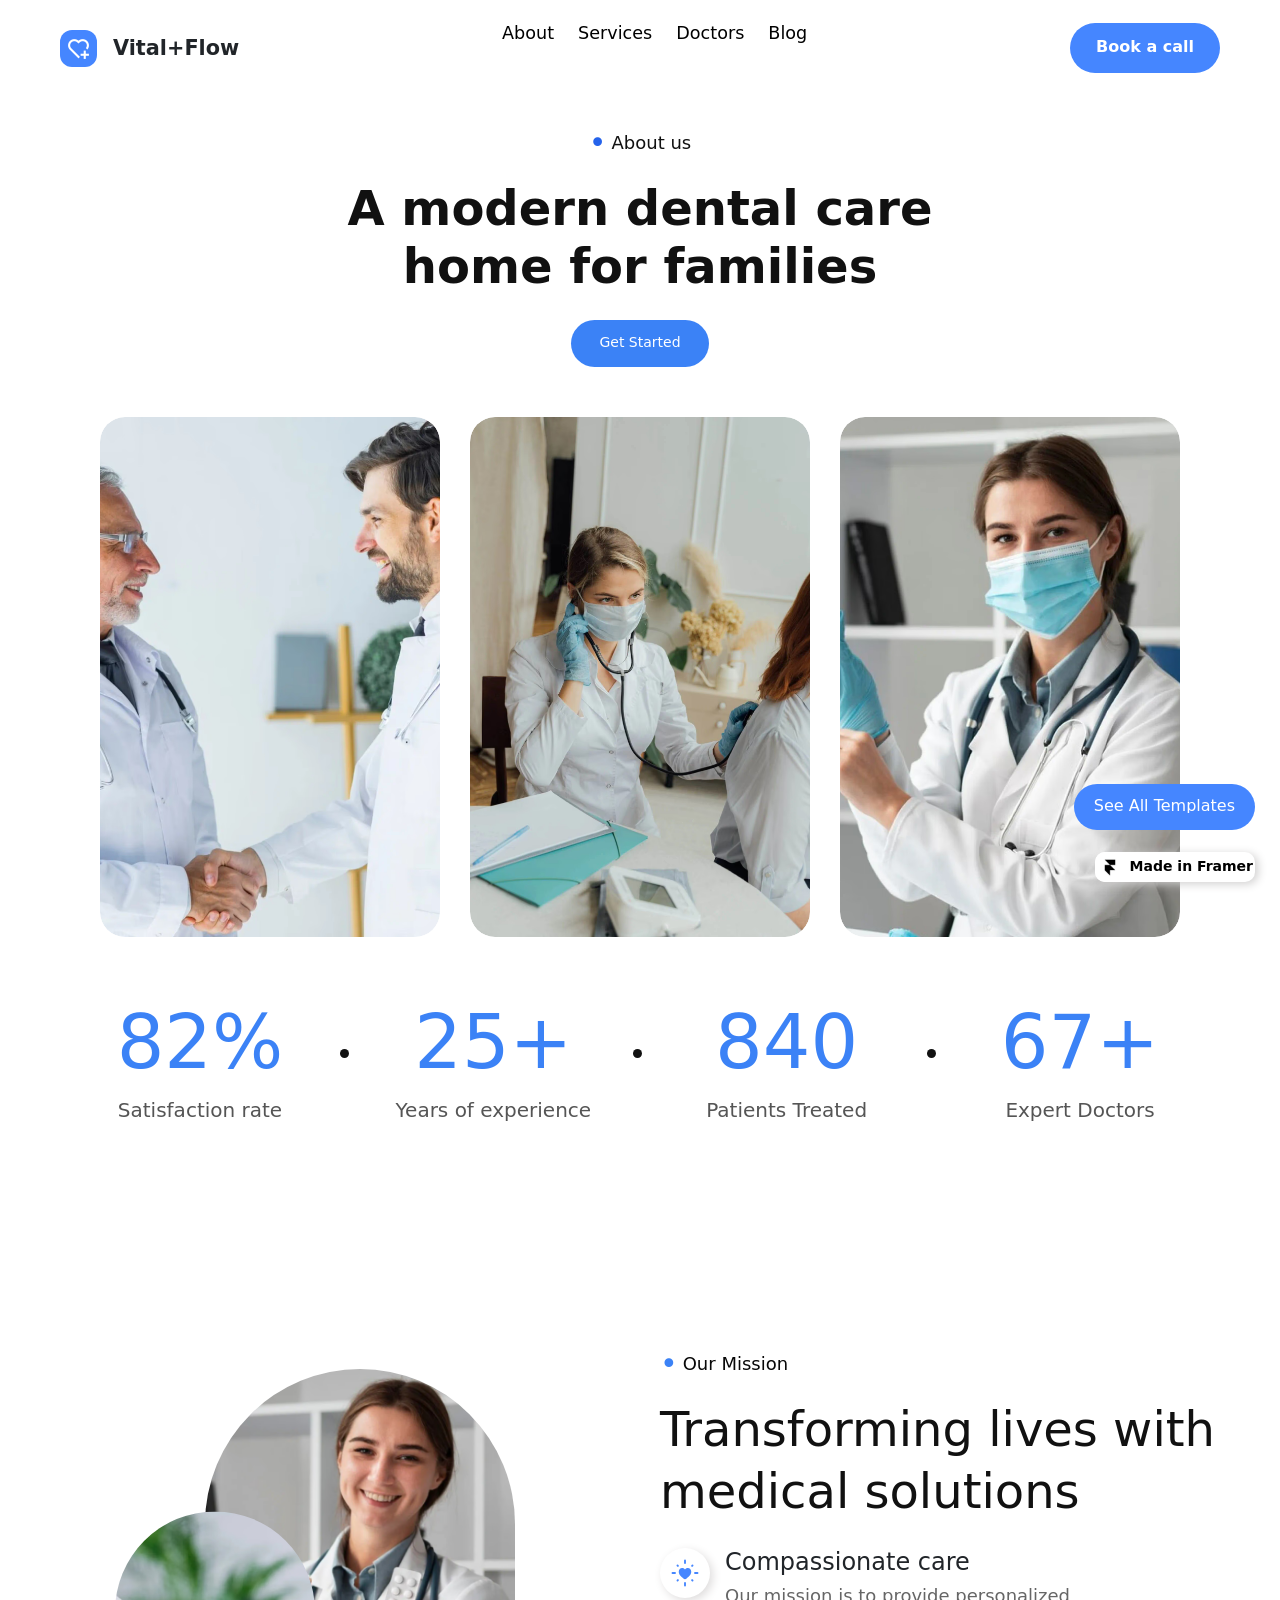
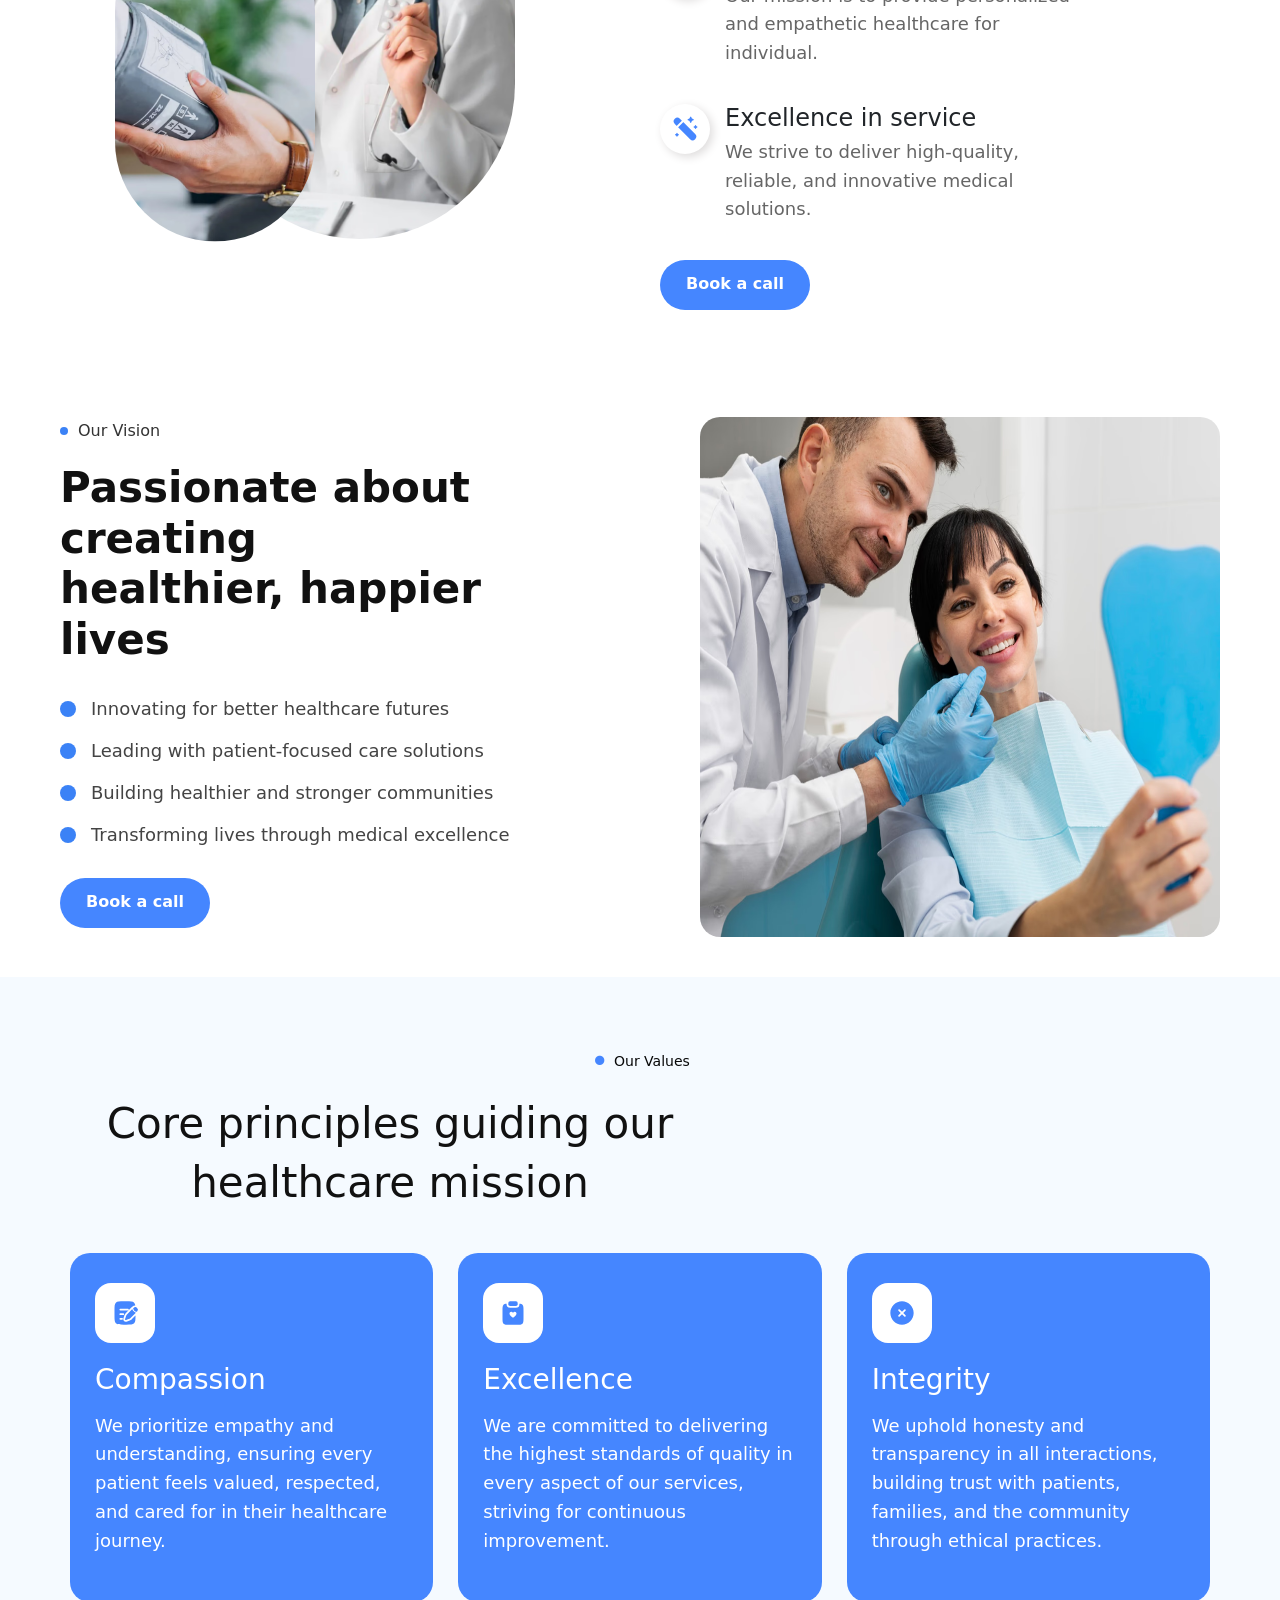
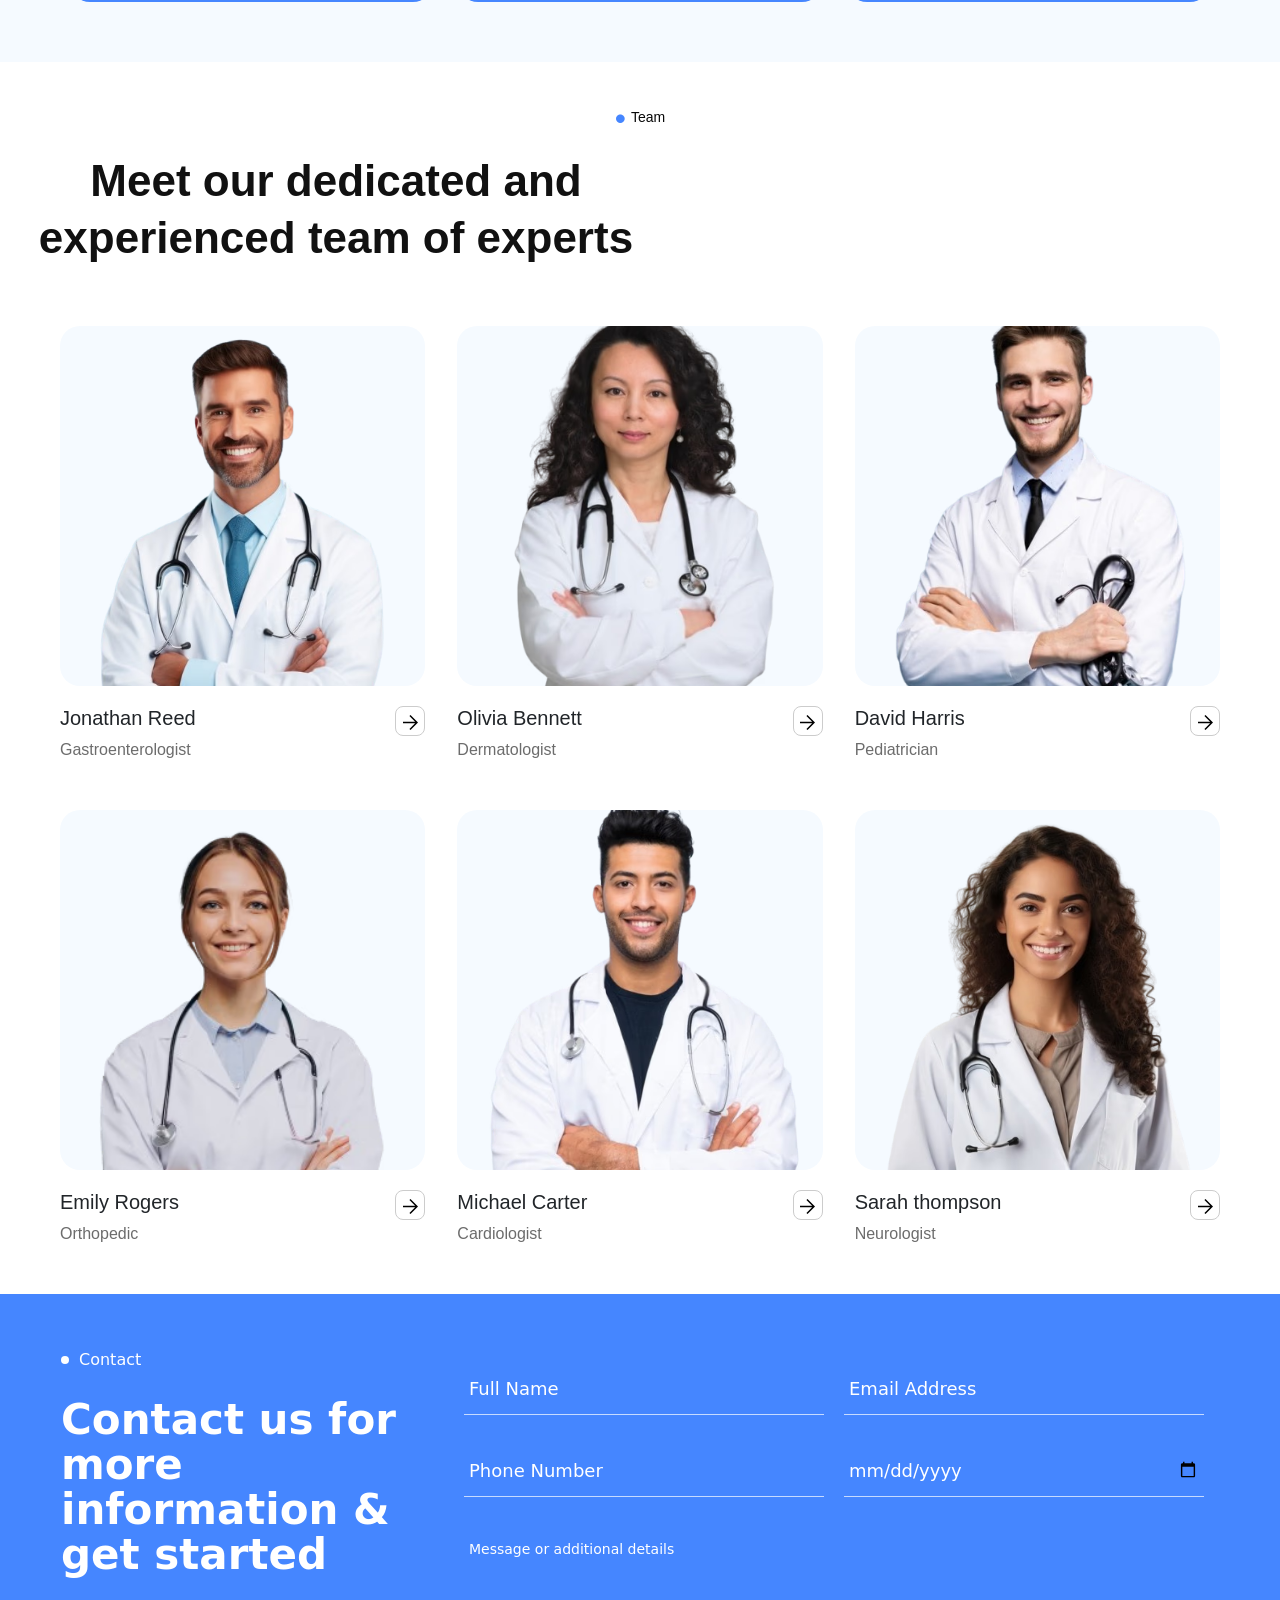
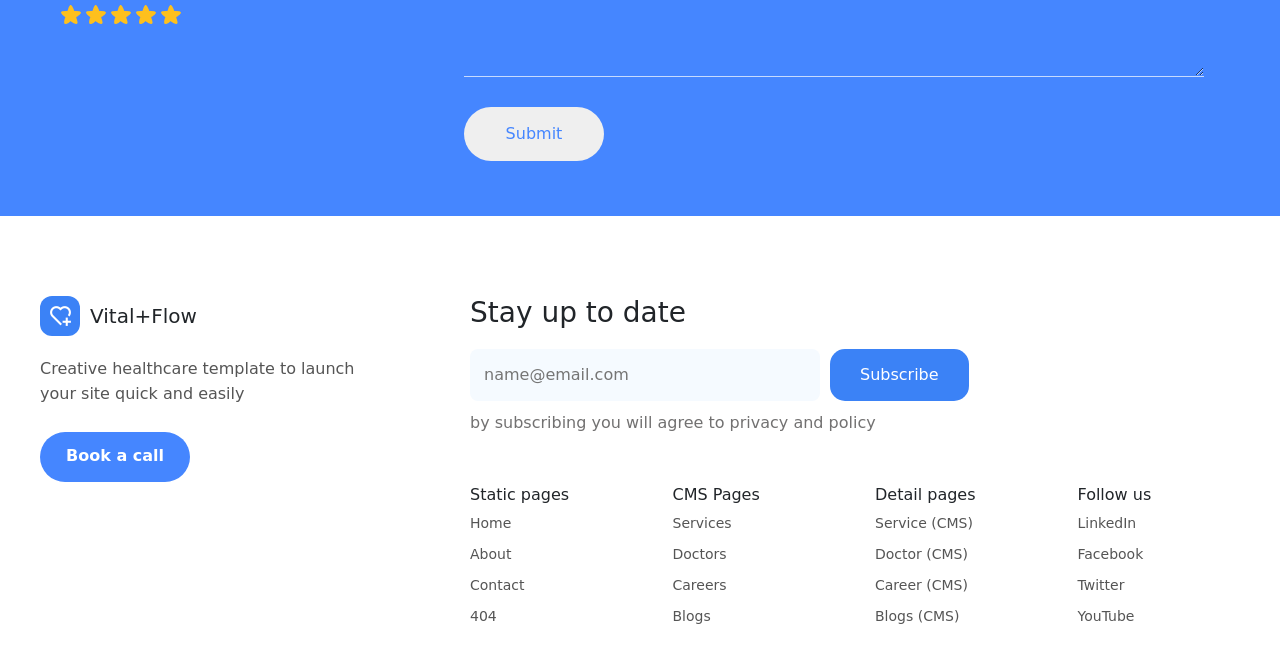
<file: about.html>
<!doctype html>
<html lang="en">
  <head>
    <meta charset="UTF-8" />
    <meta name="viewport" content="width=device-width, initial-scale=1.0" />
    <title>About us | Vitaflow healthcare template</title>
    <link rel="stylesheet" href="app.css" />
    <link rel="stylesheet" href="./css/bootstrap.min.css" />
    <link rel="icon" type="image/x-icon" href="./images/faveIcon2.png" />
  </head>
  <body>
    <div class="nav-div" id="about-nav">
      <div class="logo">
        <span class="logo-span">
          <a href="./index.html"> <img src="images/logo.png" alt="" /></a>
        </span>
        <span class="logo-text">Vital+Flow</span>
      </div>
      <!-- end of logo div -->

      <nav class="nav" id="nav">
        <a href="./about.html">About</a>
        <a href="./services.html">Services</a>
        <a href="./doctor.html">Doctors</a>
        <a href="./blog.html">Blog</a>
      </nav>
      <a href="#contact" id="bookCall" class="bookACall">
        <span class="btn-text">
          <span>Book a call</span>
          <span>Book a call</span>
        </span>
      </a>
      <button class="menu-toggle" id="menuToggle" aria-label="Open menu">
        <span></span><span></span><span></span>
      </button>
    </div>
    <!-- end of nav bar -->

    <section class="about-us"></section>
    <!-- end of about us section  -->
    <section class="about-hero reveal">
      <p class="about-title"><span class="about-dot">•</span> About us</p>

      <h1 reveal>
        A modern dental care <br />
        home for families
      </h1>

      <button class="get-btn">
        <span class="get-text">
          <span>Get Started</span>
          <span>Get Started</span>
        </span>
      </button>

      <div class="about-cards">
        <div class="about-card">
          <img src="images/aboutUs-img1.webp" alt="" />
        </div>
        <div class="about-card">
          <img src="images/aboutUs-img2.webp" alt="" />
        </div>
        <div class="about-card">
          <img src="images/aboutUs-img3.webp" alt="" />
        </div>
      </div>

      <div class="stats reveal">
        <div class="stat">
          <h2 data-target="98">98%</h2>
          <p>Satisfaction rate</p>
        </div>

        <span class="dot" id="about-dot-dot"></span>

        <div class="stat">
          <h2 data-target="30">30+</h2>
          <p>Years of experience</p>
        </div>

        <span class="dot" id="about-dot-dot"></span>

        <div class="stat">
          <h2 data-target="1000">1000</h2>
          <p>Patients Treated</p>
        </div>

        <span class="dot" id="about-dot-dot"></span>

        <div class="stat">
          <h2 data-target="80">80+</h2>
          <p>Expert Doctors</p>
        </div>
      </div>
    </section>
    <!-- end of about-hero section  -->

    <section class="mission-sec reveal">
      <div class="mission-wrap">
        <!-- Images -->
        <div class="mission-media reveal">
          <div class="mission-img-box">
            <div class="mission-img-big">
              <img src="images/about-vision-tablet.webp" alt="" />
            </div>

            <div class="mission-img-small">
              <img src="images/about-vision-presure-clock.webp" alt="" />
            </div>
          </div>
        </div>

        <!-- Content -->
        <div class="mission-content reveal">
          <p class="mission-tag"><span class="span-tag">•</span> Our Mission</p>

          <h2 class="mission-heading">
            Transforming lives with <br />
            medical solutions
          </h2>

          <div class="mission-item">
            <div class="mission-icon">
              <img src="images/compass.svg" alt="" />
            </div>
            <div class="mission-para">
              <h4>Compassionate care</h4>
              <p>
                Our mission is to provide personalized and empathetic healthcare
                for individual.
              </p>
            </div>
          </div>

          <div class="mission-item">
            <div class="mission-icon">
              <img src="images/excellent.svg" alt="" />
            </div>
            <div class="mission-para">
              <h4>Excellence in service</h4>
              <p>
                We strive to deliver high-quality, reliable, and innovative
                medical solutions.
              </p>
            </div>
          </div>

          <a href="#contact" class="btn-primary" id="footer-bookcall">
            <span class="footer-btn-text">
              <span>Book a call</span>
              <span>Book a call</span>
            </span>
          </a>
        </div>
      </div>
    </section>
    <!-- End of mission section -->

    <section class="vision-section reveal">
      <div class="vision-container">
        <!-- Left Content -->
        <div class="vision-content reveal">
          <p class="vision-tag">
            <span class="dot-small"></span>
            Our Vision
          </p>

          <h1 class="vision-title">
            Passionate about creating <br />
            healthier, happier lives
          </h1>

          <ul class="vision-list">
            <li>
              <span class="dot"></span>Innovating for better healthcare futures
            </li>
            <li>
              <span class="dot"></span>Leading with patient-focused care
              solutions
            </li>
            <li>
              <span class="dot"></span>Building healthier and stronger
              communities
            </li>
            <li>
              <span class="dot"></span>Transforming lives through medical
              excellence
            </li>
          </ul>

          <a href="#contact" class="btn-primary" id="footer-bookcall">
            <span class="footer-btn-text">
              <span>Book a call</span>
              <span>Book a call</span>
            </span>
          </a>
        </div>

        <!-- Right Image -->
        <div class="vision-image reveal">
          <img
            src="images/Passionate about-aboutUs.jpg"
            alt="Doctor with patient"
          />
        </div>
      </div>
    </section>
    <!-- end of vision section -->

    <section class="values-section reveal">
      <div class="values-container">
        <div class="section-header reveal">
          <div class="section-label">
            <div class="value-tag">•</div>
            Our Values
          </div>
          <h2>Core principles guiding our healthcare mission</h2>
        </div>

        <div class="values-grid">
          <div class="value-card reveal">
            <div class="icon-box">
              <img src="images/COMPASSION-CARD.svg" alt="Compassion Icon" />
            </div>
            <h3>Compassion</h3>
            <p>
              We prioritize empathy and understanding, ensuring every patient
              feels valued, respected, and cared for in their healthcare
              journey.
            </p>
          </div>

          <div class="value-card">
            <div class="icon-box">
              <img src="images/EXCELLETT-CARD.svg" alt="Excellence Icon" />
            </div>
            <h3>Excellence</h3>
            <p>
              We are committed to delivering the highest standards of quality in
              every aspect of our services, striving for continuous improvement.
            </p>
          </div>

          <div class="value-card reveal">
            <div class="icon-box">
              <img src="images/INTEGRITY-CARD.svg" alt="Integrity Icon" />
            </div>
            <h3>Integrity</h3>
            <p>
              We uphold honesty and transparency in all interactions, building
              trust with patients, families, and the community through ethical
              practices.
            </p>
          </div>
        </div>
      </div>
    </section>
    <!-- end of values-section -->

    <section class="team-section">
      <div class="team-wrapper">
        <div class="team-header reveal">
          <div class="section-label">
            <div class="value-tag">•</div>
            Team
          </div>
          <h2>Meet our dedicated and experienced team of experts</h2>
        </div>
        <div class="main-card-grid">
          <div class="card-box-content reveal">
            <div class="img-box-bg">
              <img src="images/team-img1.png" alt="" />
            </div>
            <!-- end of img-box-bg -->
            <div class="card-detail-text">
              <div class="card-title-position">
                <h3>Jonathan Reed</h3>
                <p>Gastroenterologist</p>
              </div>

              <a
                href="Jonathan-reed.html"
                class="arrow-vector-link"
                id="arrow-hover"
              >
                <span class="arrow-vector">
                  <span> <img src="images/rightArrow-2.svg" alt="" /></span>
                  <span> <img src="images/rightArrow-2.svg" alt="" /></span>
                </span>
              </a>
            </div>
          </div>
          <!-- end of card-box -->
          <div class="card-box-content reveal">
            <div class="img-box-bg">
              <img src="images/team-img2.png" alt="" />
            </div>
            <!-- end of img-box-bg -->
            <div class="card-detail-text">
              <div class="card-title-position">
                <h3>Olivia Bennett</h3>
                <p>Dermatologist</p>
              </div>

              <a
                href="olivia-bennett.html"
                class="arrow-vector-link"
                id="arrow-hover"
              >
                <span class="arrow-vector">
                  <span> <img src="images/rightArrow-2.svg" alt="" /></span>
                  <span> <img src="images/rightArrow-2.svg" alt="" /></span>
                </span>
              </a>
            </div>
          </div>
          <!-- end of card-box -->
          <div class="card-box-content reveal">
            <div class="img-box-bg">
              <img src="images/team-img3.png" alt="" />
            </div>
            <!-- end of img-box-bg -->
            <div class="card-detail-text">
              <div class="card-title-position">
                <h3>David Harris</h3>
                <p>Pediatrician</p>
              </div>

              <a
                href="david-harris.html"
                class="arrow-vector-link"
                id="arrow-hover"
              >
                <span class="arrow-vector">
                  <span> <img src="images/rightArrow-2.svg" alt="" /></span>
                  <span> <img src="images/rightArrow-2.svg" alt="" /></span>
                </span>
              </a>
            </div>
          </div>
          <!-- end of card-box -->
          <div class="card-box-content reveal">
            <div class="img-box-bg">
              <img src="images/team-img4.png" alt="" />
            </div>
            <!-- end of img-box-bg -->
            <div class="card-detail-text">
              <div class="card-title-position">
                <h3>Emily Rogers</h3>
                <p>Orthopedic</p>
              </div>

              <a
                href="emily-rogers.html"
                class="arrow-vector-link"
                id="arrow-hover"
              >
                <span class="arrow-vector">
                  <span> <img src="images/rightArrow-2.svg" alt="" /></span>
                  <span> <img src="images/rightArrow-2.svg" alt="" /></span>
                </span>
              </a>
            </div>
          </div>
          <!-- end of card-box -->
          <div class="card-box-content reveal">
            <div class="img-box-bg">
              <img src="images/team-img5.png" alt="" />
            </div>
            <!-- end of img-box-bg -->
            <div class="card-detail-text">
              <div class="card-title-position">
                <h3>Michael Carter</h3>
                <p>Cardiologist</p>
              </div>

              <a
                href="michael-carter.html"
                class="arrow-vector-link"
                id="arrow-hover"
              >
                <span class="arrow-vector">
                  <span> <img src="images/rightArrow-2.svg" alt="" /></span>
                  <span> <img src="images/rightArrow-2.svg" alt="" /></span>
                </span>
              </a>
            </div>
          </div>
          <!-- end of card-box -->
          <div class="card-box-content reveal">
            <div class="img-box-bg">
              <img src="images/team-img6.png" alt="" />
            </div>
            <!-- end of img-box-bg -->
            <div class="card-detail-text">
              <div class="card-title-position">
                <h3>Sarah thompson</h3>
                <p>Neurologist</p>
              </div>

              <a
                href="sarah-thompson.html"
                class="arrow-vector-link"
                id="arrow-hover"
              >
                <span class="arrow-vector">
                  <span> <img src="images/rightArrow-2.svg" alt="" /></span>
                  <span> <img src="images/rightArrow-2.svg" alt="" /></span>
                </span>
              </a>
            </div>
          </div>
          <!-- end of card-box -->
        </div>
        <!-- end of main-car-grid -->
      </div>
    </section>
    <!-- end of team section -->

    <section class="contact" id="contact">
      <div class="contact-container">
        <div class="contact-text">
          <div class="contact-title">
            <div class="contact-circle"></div>
            <!-- end of contact-circle -->
            <span>Contact</span>
          </div>
          <!-- end of contact-title -->
          <h1>Contact us for more information & get started</h1>
          <img src="images/star.png" alt="" />
          <img src="images/star.png" alt="" />
          <img src="images/star.png" alt="" />
          <img src="images/star.png" alt="" />
          <img src="images/star.png" alt="" />
        </div>
        <!-- end of contact-text -->

        <div class="contact-form">
          <form action="#">
            <div class="test-form">
              <input
                type="text"
                required
                id="fullname"
                name="fullname"
                placeholder="Full Name"
              />
              <input
                type="email"
                required
                id="email"
                name="email"
                placeholder="Email Address"
              />
              <input
                type="text"
                id="phone"
                name="phone"
                placeholder="Phone Number"
              />
              <input type="date" id="date" name="date" />
            </div>
            <textarea
              name="message"
              id="text-area"
              placeholder="Message or additional details"
            ></textarea>
            <input type="submit" value="Submit" id="contact-submit" />
          </form>
        </div>
        <!-- end of contact-form -->
      </div>
      <!-- end of contact-container -->
    </section>
    <!-- end of contact section -->
    <footer class="footer">
      <div id="footer-container">
        <div class="footer-wrapper">
          <!-- LEFT SIDE -->
          <div class="footer-left">
            <div class="footer-logo">
              <div class="logo-icon"><img src="images/logo.png" alt="" /></div>
              <span>Vital+Flow</span>
            </div>

            <p class="footer-desc">
              Creative healthcare template to launch your site quick and easily
            </p>

            <a href="#contact" class="btn-primary" id="footer-bookcall">
              <span class="footer-btn-text">
                <span>Book a call</span>
                <span>Book a call</span>
              </span>
            </a>
          </div>

          <!-- RIGHT SIDE -->
          <div class="footer-right">
            <!-- Subscribe -->
            <div class="footer-subscribe">
              <h3>Stay up to date</h3>
              <div class="subscribe-box">
                <input type="email" placeholder="name@email.com" />
                <button>Subscribe</button>
              </div>
              <p class="privacy-text">
                by subscribing you will agree to privacy and policy
              </p>
            </div>

            <!-- Links -->
            <div class="footer-links">
              <div class="footer-col">
                <h4>Static pages</h4>
                <a href="index.html">Home</a>
                <a href="about.html">About</a>
                <a href="#contact">Contact</a>
                <a href="#">404</a>
              </div>

              <div class="footer-col">
                <h4>CMS Pages</h4>
                <a href="services.html">Services</a>
                <a href="doctor.html">Doctors</a>
                <a href="career1.html">Careers</a>
                <a href="blog.html">Blogs</a>
              </div>

              <div class="footer-col">
                <h4>Detail pages</h4>
                <a href="service-cms.html">Service (CMS)</a>
                <a href="Jonathan-reed.html">Doctor (CMS)</a>
                <a href="career2.html">Career (CMS)</a>
                <a href="blogs-cms.html">Blogs (CMS)</a>
              </div>

              <div class="footer-col">
                <h4>Follow us</h4>
                <a href="#">LinkedIn</a>
                <a href="#">Facebook</a>
                <a href="#">Twitter</a>
                <a href="#">YouTube</a>
              </div>
            </div>
          </div>
        </div>
      </div>
    </footer>
    <!-- end of footer -->

    <a href="" class="fixed-btn-seeAll">
      <span class="footer-btn-text">
        <span>See All Templates</span>
        <span>See All Templates</span>
      </span>
    </a>

    <button class="fixed-btn-made">
      <img src="images/stickyLogopng.png" alt="" />
      Made in Framer
    </button>

    <script src="script.js"></script>
  </body>
</html>
</file>
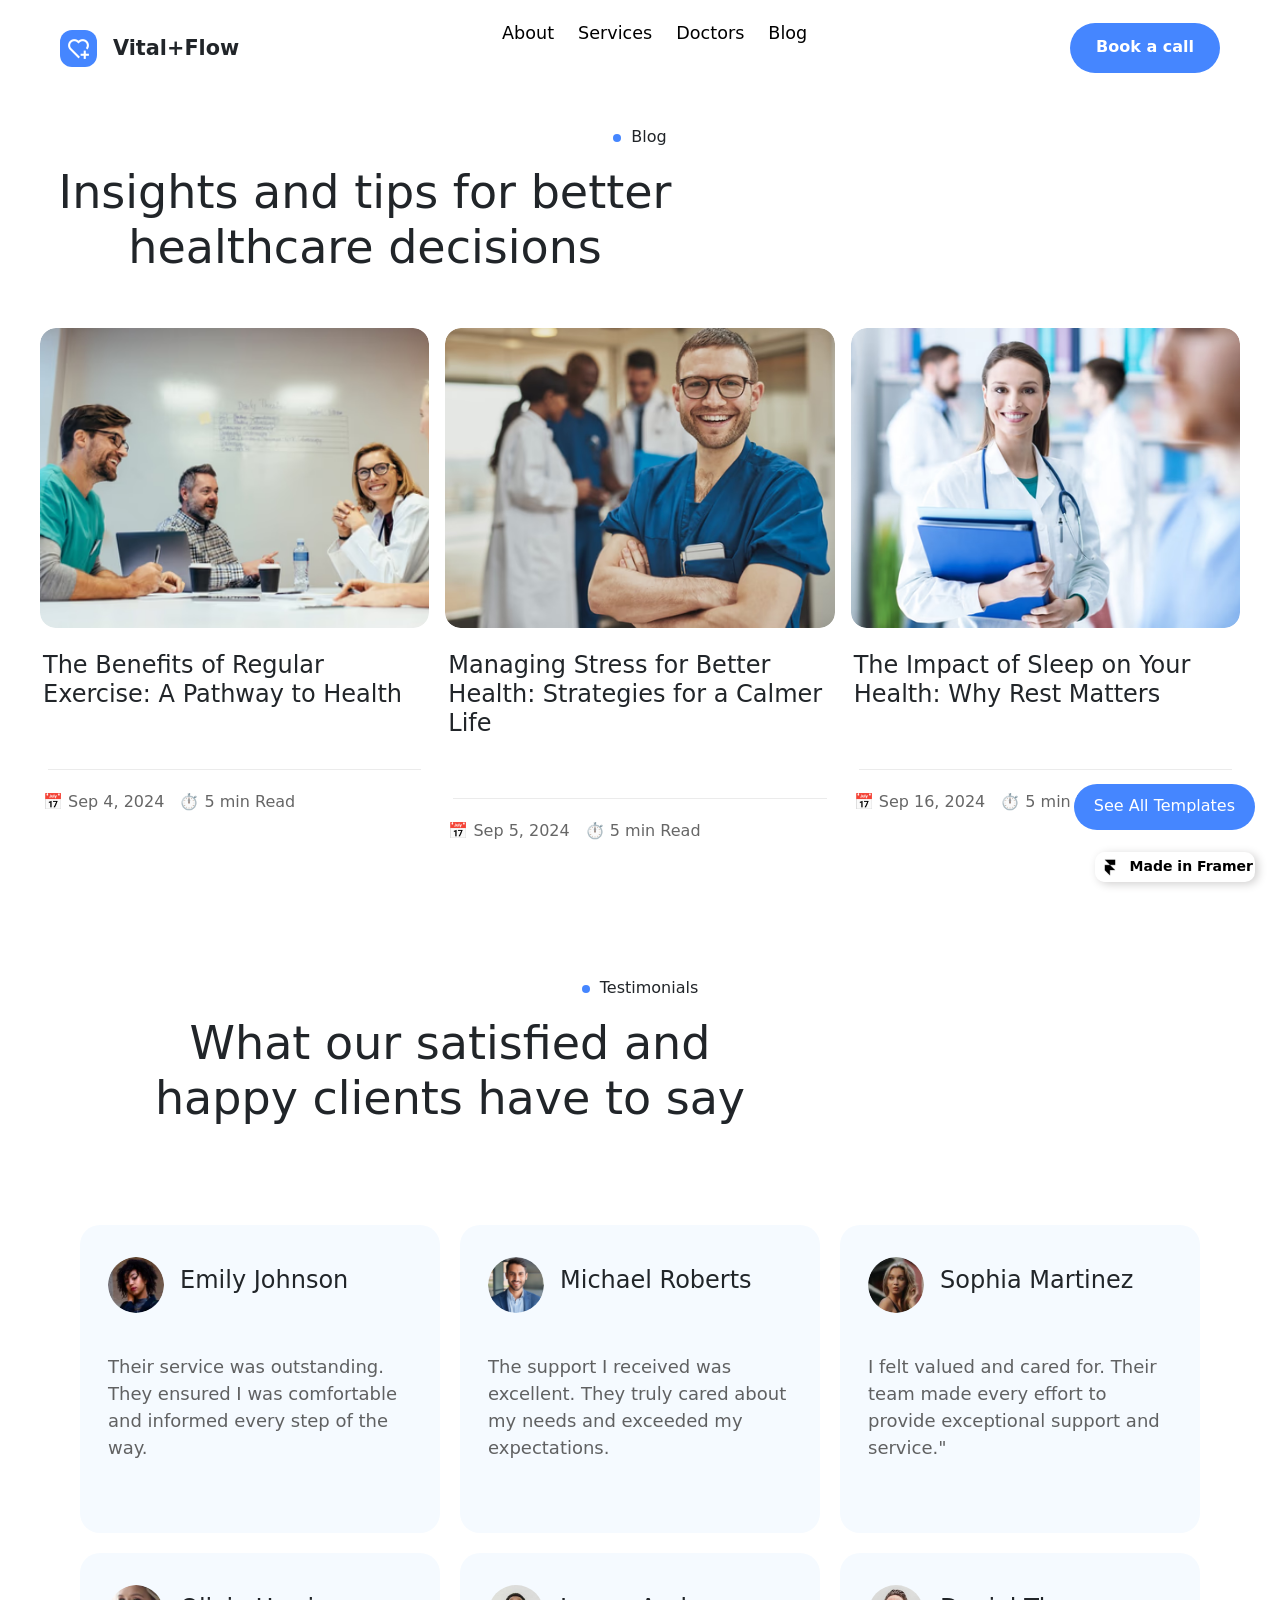
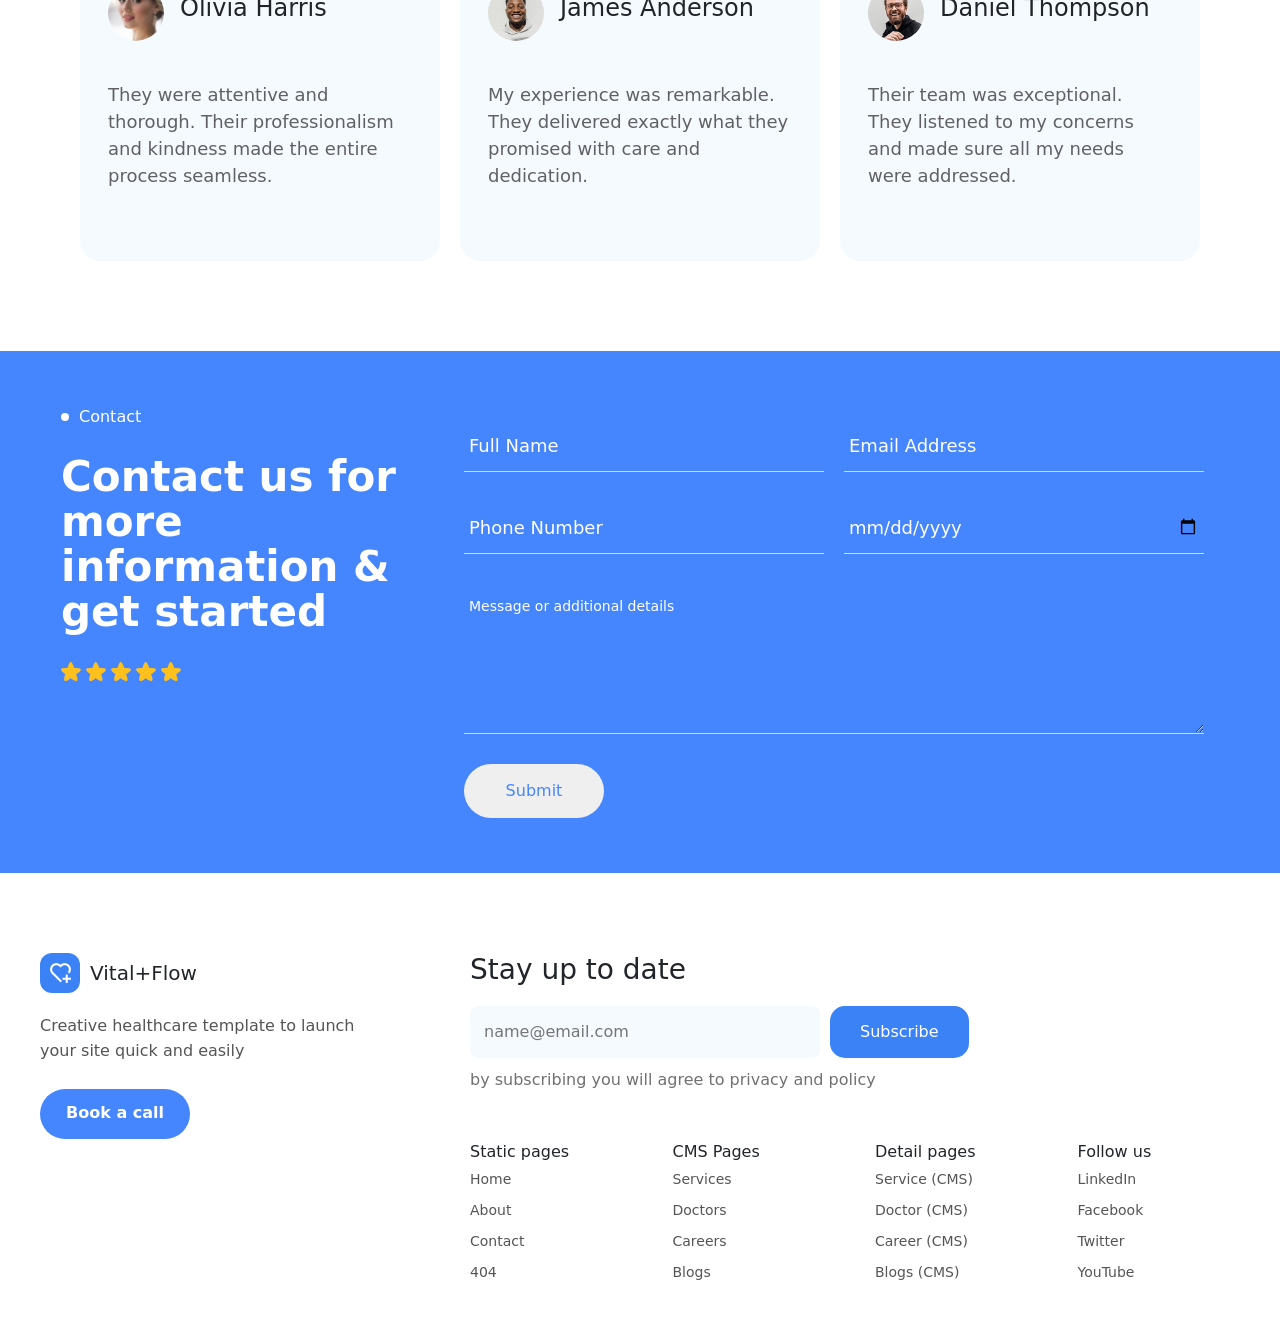
<file: blog.html>
<!doctype html>
<html lang="en">
  <head>
    <meta charset="UTF-8" />
    <meta name="viewport" content="width=device-width, initial-scale=1.0" />
    <title>Blog | Vitaflow healthcare template</title>
    <link rel="stylesheet" href="app.css" />
    <link rel="stylesheet" href="./css/bootstrap.min.css" />
    <link rel="icon" type="image/x-icon" href="./images/faveIcon2.png" />
  </head>
  <body>
    <div class="nav-div" id="about-nav">
      <div class="logo">
        <span class="logo-span">
          <a href="./index.html"> <img src="images/logo.png" alt="" /></a>
        </span>
        <span class="logo-text">Vital+Flow</span>
      </div>
      <!-- end of logo div -->

      <nav class="nav" id="nav">
        <a href="./about.html">About</a>
        <a href="./services.html">Services</a>
        <a href="./doctor.html">Doctors</a>
        <a href="./blog.html">Blog</a>
      </nav>
      <a href="#contact" id="bookCall" class="bookACall">
        <span class="btn-text">
          <span>Book a call</span>
          <span>Book a call</span>
        </span>
      </a>
      <button class="menu-toggle" id="menuToggle" aria-label="Open menu">
        <span></span><span></span><span></span>
      </button>
    </div>
    <!-- end of nav bar -->
    <br />
    <br />
    <br />
    <br />
    <br />

    <section class="blog" id="blog-page-blog">
      <header class="feature-header">
        <div class="feature-circle">
          <span></span>
          <p>Blog</p>
        </div>
        <!-- end of the why div  -->
        <h1>Insights and tips for better healthcare decisions</h1>
      </header>

      <div class="blog-main-card" id="blog-page-main-card">
        <div class="blog-card reveal" id="blog-page-card">
          <div class="blog-card-image">
            <img src="images/the-benefits.avif" alt="Card Image" />
          </div>

          <div class="blog-card-content">
            <h2>The Benefits of Regular Exercise: A Pathway to Health</h2>
            <div class="line"></div>
            <div class="blog-card-meta">
              <span>📅 Sep 4, 2024</span>
              <span>⏱ 5 min Read</span>
            </div>
          </div>
        </div>
        <!-- end of blog-card -->
        <div class="blog-card reveal" id="blog-page-card">
          <div class="blog-card-image">
            <img src="images/managing.avif" alt="Card Image" />
          </div>

          <div class="blog-card-content">
            <h2>
              Managing Stress for Better Health: Strategies for a Calmer Life
            </h2>
            <div class="line line-change" id="vip-meta"></div>
            <div class="blog-card-meta">
              <span>📅 Sep 5, 2024</span>
              <span>⏱ 5 min Read</span>
            </div>
          </div>
        </div>
        <!-- end of blog-card -->
        <div class="blog-card reveal" id="blog-page-card">
          <div class="blog-card-image">
            <img src="images/The Impact .avif" alt="Card Image" />
          </div>

          <div class="blog-card-content">
            <h2>The Impact of Sleep on Your Health: Why Rest Matters</h2>
            <div class="line"></div>
            <div class="blog-card-meta">
              <span>📅 Sep 16, 2024</span>
              <span>⏱ 5 min Read</span>
            </div>
          </div>
        </div>
        <!-- end of blog-card -->
      </div>
      <!-- end of blog-main-card -->
    </section>
    <!-- end of blog section -->

    <section class="testimonial" id="services-page-testimonial">
      <header class="feature-header">
        <div class="feature-circle">
          <span></span>
          <p>Testimonials</p>
        </div>
        <!-- end of the why div  -->
        <h1>What our satisfied and happy clients have to say</h1>
      </header>
      <div class="testimonail-main-card">
        <div class="testimonial-card reveal">
          <div class="testimonial-img-title">
            <div class="testimonial-card-img">
              <img src="images/Emily Johnson.webp" alt="" />
            </div>
            <!-- end of testimonial-card-img -->
            <h4>Emily Johnson</h4>
          </div>
          <!-- end of testimonial-img-title -->
          <p>
            Their service was outstanding. They ensured I was comfortable and
            informed every step of the way.
          </p>
        </div>
        <!-- end of testimonial-card -->
        <div class="testimonial-card reveal">
          <div class="testimonial-img-title">
            <div class="testimonial-card-img">
              <img src="images/Michael Roberts.png" alt="" />
            </div>
            <!-- end of testimonial-card-img -->
            <h4>Michael Roberts</h4>
          </div>
          <!-- end of testimonial-img-title -->
          <p>
            The support I received was excellent. They truly cared about my
            needs and exceeded my expectations.
          </p>
        </div>
        <!-- end of testimonial-card -->
        <div class="testimonial-card reveal">
          <div class="testimonial-img-title">
            <div class="testimonial-card-img">
              <img src="images/Sophia Martinez.png" alt="" />
            </div>
            <!-- end of testimonial-card-img -->
            <h4>Sophia Martinez</h4>
          </div>
          <!-- end of testimonial-img-title -->
          <p>
            I felt valued and cared for. Their team made every effort to provide
            exceptional support and service."
          </p>
        </div>
        <!-- end of testimonial-card -->
        <div class="testimonial-card reveal">
          <div class="testimonial-img-title">
            <div class="testimonial-card-img">
              <img src="images/Olivia Harris.png" alt="" />
            </div>
            <!-- end of testimonial-card-img -->
            <h4>Olivia Harris</h4>
          </div>
          <!-- end of testimonial-img-title -->
          <p>
            They were attentive and thorough. Their professionalism and kindness
            made the entire process seamless.
          </p>
        </div>
        <!-- end of testimonial-card -->
        <div class="testimonial-card reveal">
          <div class="testimonial-img-title">
            <div class="testimonial-card-img">
              <img src="images/james anderson.jpg" alt="" />
            </div>
            <!-- end of testimonial-card-img -->
            <h4>James Anderson</h4>
          </div>
          <!-- end of testimonial-img-title -->
          <p>
            My experience was remarkable. They delivered exactly what they
            promised with care and dedication.
          </p>
        </div>
        <!-- end of testimonial-card -->
        <div class="testimonial-card reveal">
          <div class="testimonial-img-title">
            <div class="testimonial-card-img">
              <img src="images/Daniel Thompson.jpg" alt="" />
            </div>
            <!-- end of testimonial-card-img -->
            <h4>Daniel Thompson</h4>
          </div>
          <!-- end of testimonial-img-title -->
          <p>
            Their team was exceptional. They listened to my concerns and made
            sure all my needs were addressed.
          </p>
        </div>
        <!-- end of testimonial-card -->
      </div>
      <!-- end of testimonail-main-card -->
    </section>
    <!-- end of testimonial section -->

    <section class="contact" id="contact">
      <div class="contact-container">
        <div class="contact-text">
          <div class="contact-title">
            <div class="contact-circle"></div>
            <!-- end of contact-circle -->
            <span>Contact</span>
          </div>
          <!-- end of contact-title -->
          <h1>Contact us for more information & get started</h1>
          <img src="images/star.png" alt="" />
          <img src="images/star.png" alt="" />
          <img src="images/star.png" alt="" />
          <img src="images/star.png" alt="" />
          <img src="images/star.png" alt="" />
        </div>
        <!-- end of contact-text -->

        <div class="contact-form">
          <form action="#">
            <div class="test-form">
              <input
                type="text"
                required
                id="fullname"
                name="fullname"
                placeholder="Full Name"
              />
              <input
                type="email"
                required
                id="email"
                name="email"
                placeholder="Email Address"
              />
              <input
                type="text"
                id="phone"
                name="phone"
                placeholder="Phone Number"
              />
              <input type="date" id="date" name="date" />
            </div>
            <textarea
              name="message"
              id="text-area"
              placeholder="Message or additional details"
            ></textarea>
            <input type="submit" value="Submit" id="contact-submit" />
          </form>
        </div>
        <!-- end of contact-form -->
      </div>
      <!-- end of contact-container -->
    </section>
    <!-- end of contact section -->
    <footer class="footer">
      <div id="footer-container">
        <div class="footer-wrapper">
          <!-- LEFT SIDE -->
          <div class="footer-left">
            <div class="footer-logo">
              <div class="logo-icon"><img src="images/logo.png" alt="" /></div>
              <span>Vital+Flow</span>
            </div>

            <p class="footer-desc">
              Creative healthcare template to launch your site quick and easily
            </p>

            <a href="#contact" class="btn-primary" id="footer-bookcall">
              <span class="footer-btn-text">
                <span>Book a call</span>
                <span>Book a call</span>
              </span>
            </a>
          </div>

          <!-- RIGHT SIDE -->
          <div class="footer-right">
            <!-- Subscribe -->
            <div class="footer-subscribe">
              <h3>Stay up to date</h3>
              <div class="subscribe-box">
                <input type="email" placeholder="name@email.com" />
                <button>Subscribe</button>
              </div>
              <p class="privacy-text">
                by subscribing you will agree to privacy and policy
              </p>
            </div>

            <!-- Links -->
            <div class="footer-links">
              <div class="footer-col">
                <h4>Static pages</h4>
                <a href="index.html">Home</a>
                <a href="about.html">About</a>
                <a href="#contact">Contact</a>
                <a href="#">404</a>
              </div>

              <div class="footer-col">
                <h4>CMS Pages</h4>
                <a href="services.html">Services</a>
                <a href="doctor.html">Doctors</a>
                <a href="career1.html">Careers</a>
                <a href="blog.html">Blogs</a>
              </div>

              <div class="footer-col">
                <h4>Detail pages</h4>
                <a href="service-cms.html">Service (CMS)</a>
                <a href="Jonathan-reed.html">Doctor (CMS)</a>
                <a href="career2.html">Career (CMS)</a>
                <a href="blogs-cms.html">Blogs (CMS)</a>
              </div>

              <div class="footer-col">
                <h4>Follow us</h4>
                <a href="#">LinkedIn</a>
                <a href="#">Facebook</a>
                <a href="#">Twitter</a>
                <a href="#">YouTube</a>
              </div>
            </div>
          </div>
        </div>
      </div>
    </footer>
    <!-- end of footer -->

    <a href="" class="fixed-btn-seeAll">
      <span class="footer-btn-text">
        <span>See All Templates</span>
        <span>See All Templates</span>
      </span>
    </a>

    <button class="fixed-btn-made">
      <img src="images/stickyLogopng.png" alt="" />
      Made in Framer
    </button>

    <script src="script.js"></script>
  </body>
</html>
</file>
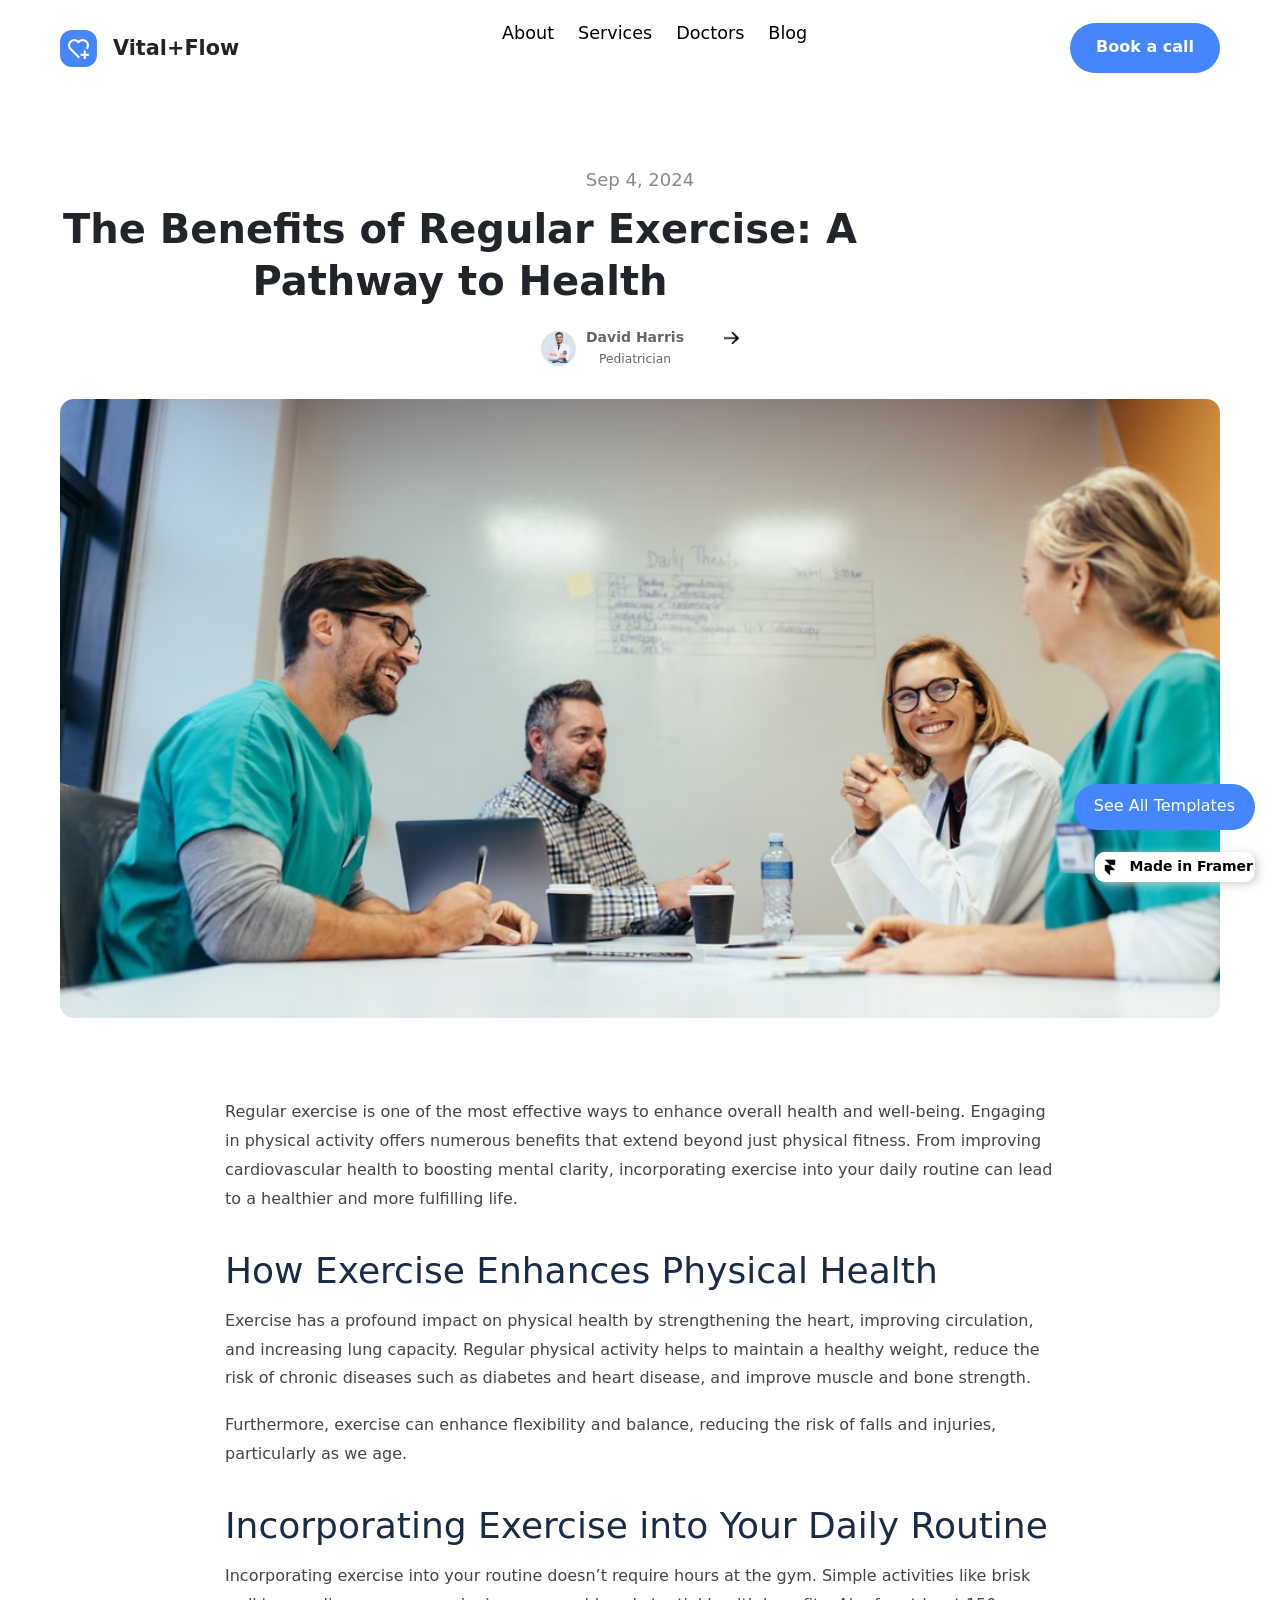
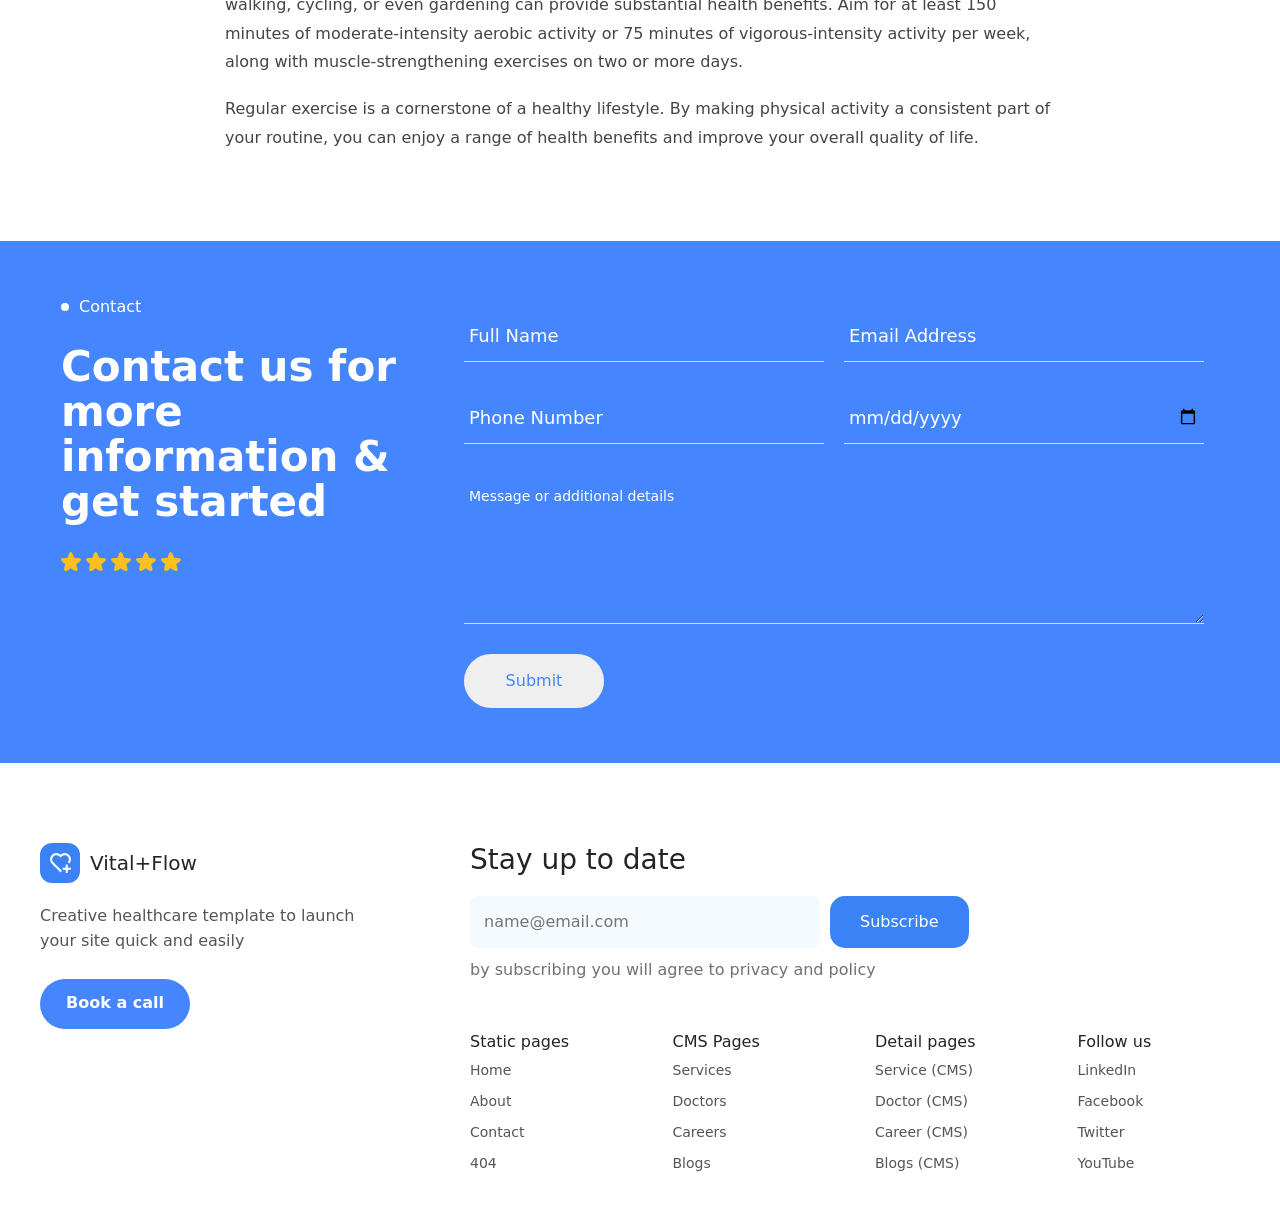
<file: blogs-cms.html>
<!doctype html>
<html lang="en">
  <head>
    <meta charset="UTF-8" />
    <meta name="viewport" content="width=device-width, initial-scale=1.0" />
    <title>Careers | Vitaflow healthcare template</title>
    <link rel="stylesheet" href="app.css" />
    <link rel="stylesheet" href="./css/bootstrap.min.css" />
    <link rel="icon" type="image/x-icon" href="./images/faveIcon2.png" />
  </head>
  <body>
    <div class="nav-div" id="about-nav">
      <div class="logo">
        <span class="logo-span">
          <a href="./index.html"> <img src="images/logo.png" alt="" /></a>
        </span>
        <span class="logo-text">Vital+Flow</span>
      </div>
      <!-- end of logo div -->

      <nav class="nav" id="nav">
        <a href="./about.html">About</a>
        <a href="./services.html">Services</a>
        <a href="./doctor.html">Doctors</a>
        <a href="./blog.html">Blog</a>
      </nav>
      <a href="#contact" id="bookCall" class="bookACall">
        <span class="btn-text">
          <span>Book a call</span>
          <span>Book a call</span>
        </span>
      </a>
      <button class="menu-toggle" id="menuToggle" aria-label="Open menu">
        <span></span><span></span><span></span>
      </button>
    </div>
    <!-- end of nav bar -->

    <br />
    <br />
    <br />
    <br />

    <section class="health-article-zone">
      <div class="health-article-shell">
        <!-- Meta Info -->
        <div class="health-meta-block">
          <div class="health-meta-date">Sep 4, 2024</div>
          <h1 class="health-meta-title">
            The Benefits of Regular Exercise: A Pathway to Health
          </h1>

          <div class="health-author-box">
            <div class="health-author-avatar">
              <img src="images/team-img3.png" alt="" />
            </div>
            <div class="david-page-link">
              <div>
                <strong>David Harris</strong><br />
                <small>Pediatrician</small>
              </div>
              <div class="link-page-arrow">
                <a href="david-harris.html">
                  <img src="images/rightArrow.png" alt="" id="page-link" />
                </a>
              </div>
            </div>
          </div>
        </div>

        <!-- Featured Image -->
        <div class="health-cover-frame">
          <img src="images/reguler.avif" alt="Medical Team Meeting" />
        </div>

        <!-- Content -->
        <div class="health-content-flow">
          <p>
            Regular exercise is one of the most effective ways to enhance
            overall health and well-being. Engaging in physical activity offers
            numerous benefits that extend beyond just physical fitness. From
            improving cardiovascular health to boosting mental clarity,
            incorporating exercise into your daily routine can lead to a
            healthier and more fulfilling life.
          </p>

          <h2>How Exercise Enhances Physical Health</h2>

          <p>
            Exercise has a profound impact on physical health by strengthening
            the heart, improving circulation, and increasing lung capacity.
            Regular physical activity helps to maintain a healthy weight, reduce
            the risk of chronic diseases such as diabetes and heart disease, and
            improve muscle and bone strength.
          </p>

          <p>
            Furthermore, exercise can enhance flexibility and balance, reducing
            the risk of falls and injuries, particularly as we age.
          </p>

          <h2>Incorporating Exercise into Your Daily Routine</h2>

          <p>
            Incorporating exercise into your routine doesn’t require hours at
            the gym. Simple activities like brisk walking, cycling, or even
            gardening can provide substantial health benefits. Aim for at least
            150 minutes of moderate-intensity aerobic activity or 75 minutes of
            vigorous-intensity activity per week, along with
            muscle-strengthening exercises on two or more days.
          </p>

          <p>
            Regular exercise is a cornerstone of a healthy lifestyle. By making
            physical activity a consistent part of your routine, you can enjoy a
            range of health benefits and improve your overall quality of life.
          </p>
        </div>
      </div>
    </section>
    <!-- end of health article-zone page -->
    <section class="contact dep-contact" id="contact">
      <div class="contact-container">
        <div class="contact-text">
          <div class="contact-title">
            <div class="contact-circle"></div>
            <!-- end of contact-circle -->
            <span>Contact</span>
          </div>
          <!-- end of contact-title -->
          <h1>Contact us for more information & get started</h1>
          <img src="images/star.png" alt="" />
          <img src="images/star.png" alt="" />
          <img src="images/star.png" alt="" />
          <img src="images/star.png" alt="" />
          <img src="images/star.png" alt="" />
        </div>
        <!-- end of contact-text -->

        <div class="contact-form">
          <form action="#">
            <div class="test-form">
              <input
                type="text"
                required
                id="fullname"
                name="fullname"
                placeholder="Full Name"
              />
              <input
                type="email"
                required
                id="email"
                name="email"
                placeholder="Email Address"
              />
              <input
                type="text"
                id="phone"
                name="phone"
                placeholder="Phone Number"
              />
              <input type="date" id="date" name="date" />
            </div>
            <textarea
              name="message"
              id="text-area"
              placeholder="Message or additional details"
            ></textarea>
            <input type="submit" value="Submit" id="contact-submit" />
          </form>
        </div>
        <!-- end of contact-form -->
      </div>
      <!-- end of contact-container -->
    </section>
    <!-- end of contact section -->
    <footer class="footer">
      <div id="footer-container">
        <div class="footer-wrapper">
          <!-- LEFT SIDE -->
          <div class="footer-left">
            <div class="footer-logo">
              <div class="logo-icon"><img src="images/logo.png" alt="" /></div>
              <span>Vital+Flow</span>
            </div>

            <p class="footer-desc">
              Creative healthcare template to launch your site quick and easily
            </p>

            <a href="#contact" class="btn-primary" id="footer-bookcall">
              <span class="footer-btn-text">
                <span>Book a call</span>
                <span>Book a call</span>
              </span>
            </a>
          </div>

          <!-- RIGHT SIDE -->
          <div class="footer-right">
            <!-- Subscribe -->
            <div class="footer-subscribe">
              <h3>Stay up to date</h3>
              <div class="subscribe-box">
                <input type="email" placeholder="name@email.com" />
                <button>Subscribe</button>
              </div>
              <p class="privacy-text">
                by subscribing you will agree to privacy and policy
              </p>
            </div>

            <!-- Links -->
            <div class="footer-links">
              <div class="footer-col">
                <h4>Static pages</h4>
                <a href="index.html">Home</a>
                <a href="about.html">About</a>
                <a href="#contact">Contact</a>
                <a href="#">404</a>
              </div>

              <div class="footer-col">
                <h4>CMS Pages</h4>
                <a href="services.html">Services</a>
                <a href="doctor.html">Doctors</a>
                <a href="career1.html">Careers</a>
                <a href="blog.html">Blogs</a>
              </div>

              <div class="footer-col">
                <h4>Detail pages</h4>
                <a href="service-cms.html">Service (CMS)</a>
                <a href="Jonathan-reed.html">Doctor (CMS)</a>
                <a href="career2.html">Career (CMS)</a>
                <a href="blogs-cms.html">Blogs (CMS)</a>
              </div>

              <div class="footer-col">
                <h4>Follow us</h4>
                <a href="#">LinkedIn</a>
                <a href="#">Facebook</a>
                <a href="#">Twitter</a>
                <a href="#">YouTube</a>
              </div>
            </div>
          </div>
        </div>
      </div>
    </footer>
    <!-- end of footer -->

    <a href="" class="fixed-btn-seeAll">
      <span class="footer-btn-text">
        <span>See All Templates</span>
        <span>See All Templates</span>
      </span>
    </a>

    <button class="fixed-btn-made">
      <img src="images/stickyLogopng.png" alt="" />
      Made in Framer
    </button>

    <script src="script.js"></script>
  </body>
</html>
</file>
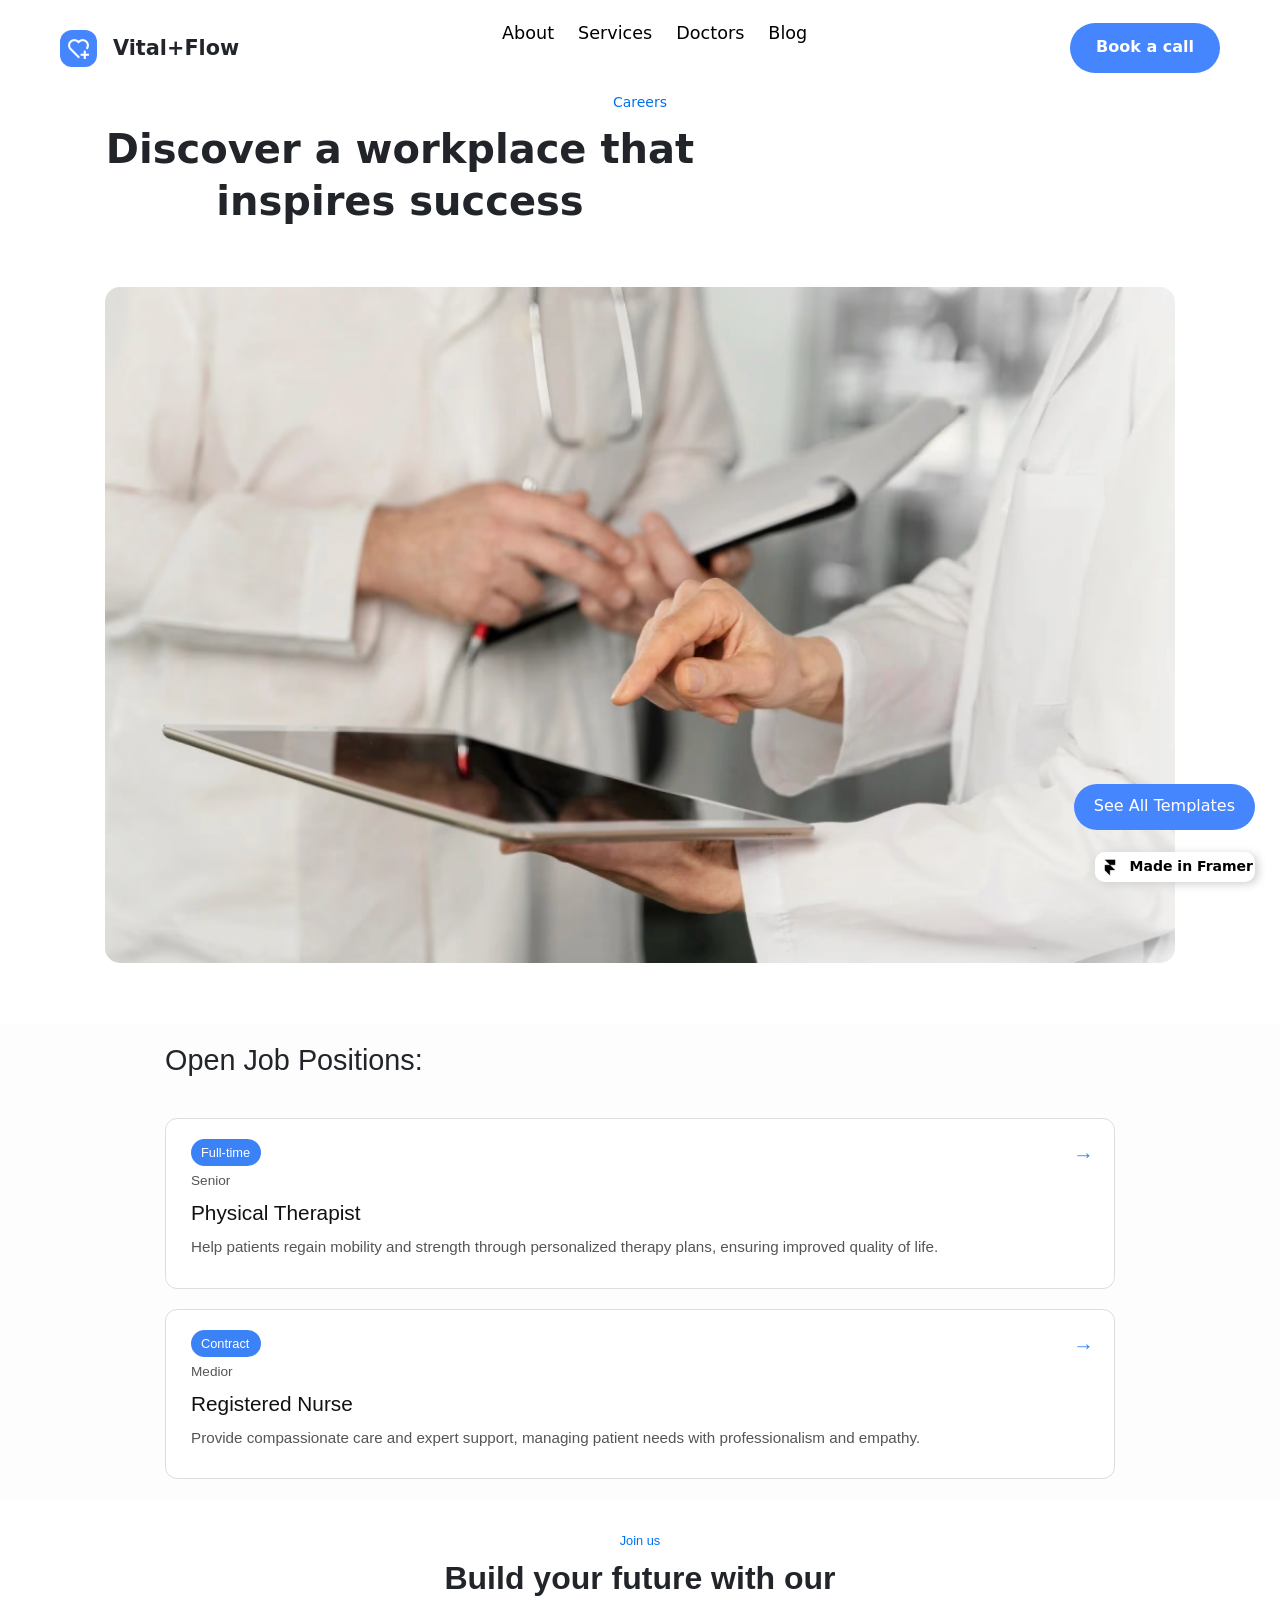
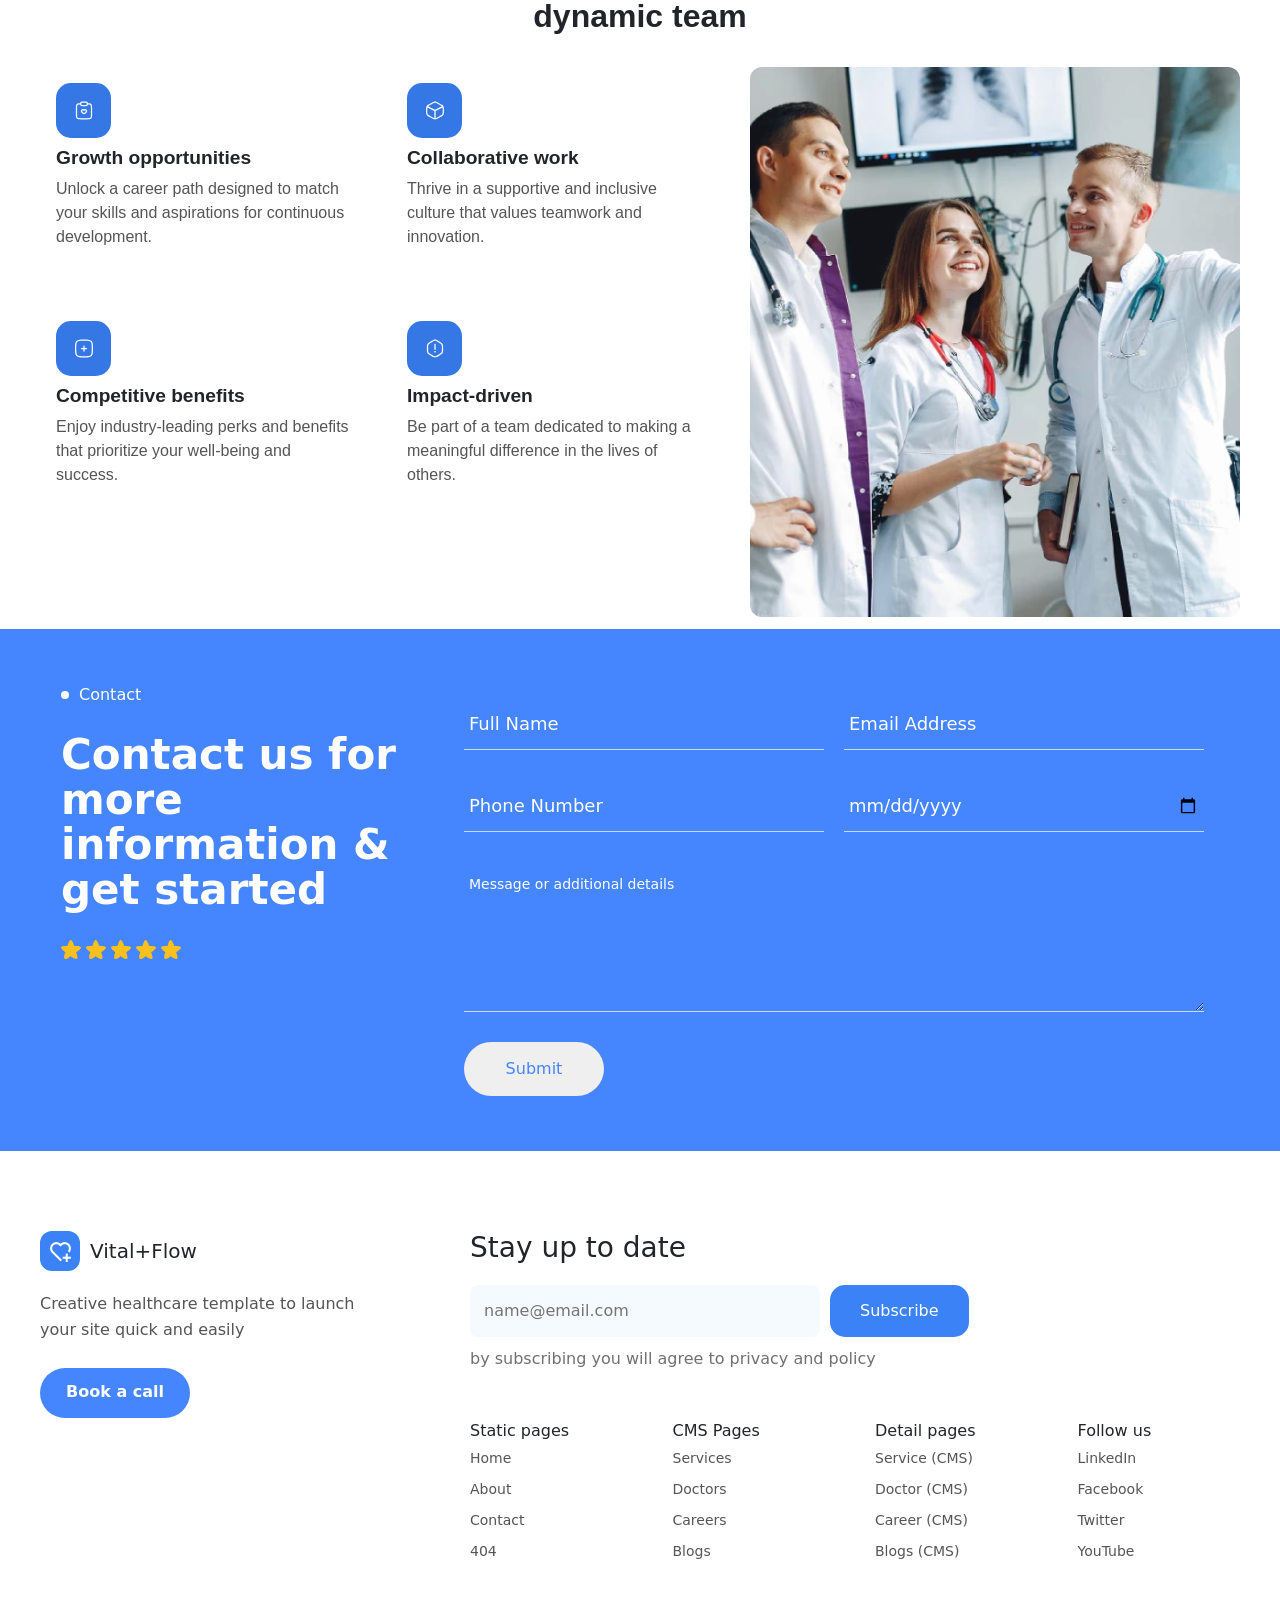
<file: career1.html>
<!doctype html>
<html lang="en">
  <head>
    <meta charset="UTF-8" />
    <meta name="viewport" content="width=device-width, initial-scale=1.0" />
    <title>Careers | Vitaflow healthcare template</title>
    <link rel="stylesheet" href="app.css" />
    <link rel="stylesheet" href="./css/bootstrap.min.css" />
    <link rel="icon" type="image/x-icon" href="./images/faveIcon2.png" />
  </head>
  <body>
    <div class="nav-div" id="about-nav">
      <div class="logo">
        <span class="logo-span">
          <a href="./index.html"> <img src="images/logo.png" alt="" /></a>
        </span>
        <span class="logo-text">Vital+Flow</span>
      </div>
      <!-- end of logo div -->

      <nav class="nav" id="nav">
        <a href="./about.html">About</a>
        <a href="./services.html">Services</a>
        <a href="./doctor.html">Doctors</a>
        <a href="./blog.html">Blog</a>
      </nav>
      <a href="#contact" id="bookCall" class="bookACall">
        <span class="btn-text">
          <span>Book a call</span>
          <span>Book a call</span>
        </span>
      </a>
      <button class="menu-toggle" id="menuToggle" aria-label="Open menu">
        <span></span><span></span><span></span>
      </button>
    </div>
    <!-- end of nav bar -->

    <br />
    <br />
    <br />

    <!-- Careers Section -->
    <section class="careers-section reveal">
      <div class="careers-container">
        <p class="careers-subtitle">Careers</p>
        <h1 class="careers-title">
          Discover a workplace that inspires success
        </h1>
        <div class="careers-image-wrapper reveal">
          <img
            src="images/discover.avif"
            alt="Doctors working"
            class="careers-image"
          />
        </div>
      </div>
    </section>
    <!-- end of career section  -->

    <section class="job-section reveal">
      <div class="job-container">
        <h2 class="job-heading">Open Job Positions:</h2>

        <div class="job-card job-senior">
          <div class="job-type">Full-time</div>
          <div class="job-level">Senior</div>
          <h3 class="job-title">Physical Therapist</h3>
          <p class="job-description">
            Help patients regain mobility and strength through personalized
            therapy plans, ensuring improved quality of life.
          </p>
          <a href="#" class="job-link">&#8594;</a>
        </div>

        <div class="job-card job-medior reveal">
          <div class="job-type">Contract</div>
          <div class="job-level">Medior</div>
          <h3 class="job-title">Registered Nurse</h3>
          <p class="job-description">
            Provide compassionate care and expert support, managing patient
            needs with professionalism and empathy.
          </p>
          <a href="#" class="job-link">&#8594;</a>
        </div>
      </div>
    </section>
    <!-- end of job section  -->

    <section class="team-section reveal">
      <div class="team-container">
        <p class="team-subtitle">Join us</p>
        <h2 class="team-title">Build your future with our<br />dynamic team</h2>

        <div class="team-content">
          <div class="team-features">
            <div class="feature-card-career">
              <div class="feature-icon">
                <img src="images/growth.svg" alt="" />
              </div>
              <h3 class="feature-title">Growth opportunities</h3>
              <p class="feature-text">
                Unlock a career path designed to match your skills and
                aspirations for continuous development.
              </p>
            </div>

            <div class="feature-card-career">
              <div class="feature-icon">
                <img src="images/Collaborative.svg" alt="" />
              </div>
              <h3 class="feature-title">Collaborative work</h3>
              <p class="feature-text">
                Thrive in a supportive and inclusive culture that values
                teamwork and innovation.
              </p>
            </div>

            <div class="feature-card-career">
              <div class="feature-icon">
                <img src="images/competitive.svg" alt="" />
              </div>
              <h3 class="feature-title">Competitive benefits</h3>
              <p class="feature-text">
                Enjoy industry-leading perks and benefits that prioritize your
                well-being and success.
              </p>
            </div>

            <div class="feature-card-career">
              <div class="feature-icon">
                <img src="images/impact.svg" alt="" />
              </div>
              <h3 class="feature-title">Impact-driven</h3>
              <p class="feature-text">
                Be part of a team dedicated to making a meaningful difference in
                the lives of others.
              </p>
            </div>
          </div>

          <div class="team-image">
            <img src="images/threeDoctors.avif" alt="Team" />
          </div>
        </div>
      </div>
    </section>
    <!-- end of team section  -->
    <section class="contact" id="contact">
      <div class="contact-container">
        <div class="contact-text">
          <div class="contact-title">
            <div class="contact-circle"></div>
            <!-- end of contact-circle -->
            <span>Contact</span>
          </div>
          <!-- end of contact-title -->
          <h1>Contact us for more information & get started</h1>
          <img src="images/star.png" alt="" />
          <img src="images/star.png" alt="" />
          <img src="images/star.png" alt="" />
          <img src="images/star.png" alt="" />
          <img src="images/star.png" alt="" />
        </div>
        <!-- end of contact-text -->

        <div class="contact-form">
          <form action="#">
            <div class="test-form">
              <input
                type="text"
                required
                id="fullname"
                name="fullname"
                placeholder="Full Name"
              />
              <input
                type="email"
                required
                id="email"
                name="email"
                placeholder="Email Address"
              />
              <input
                type="text"
                id="phone"
                name="phone"
                placeholder="Phone Number"
              />
              <input type="date" id="date" name="date" />
            </div>
            <textarea
              name="message"
              id="text-area"
              placeholder="Message or additional details"
            ></textarea>
            <input type="submit" value="Submit" id="contact-submit" />
          </form>
        </div>
        <!-- end of contact-form -->
      </div>
      <!-- end of contact-container -->
    </section>
    <!-- end of contact section -->
    <footer class="footer">
      <div id="footer-container">
        <div class="footer-wrapper">
          <!-- LEFT SIDE -->
          <div class="footer-left">
            <div class="footer-logo">
              <div class="logo-icon"><img src="images/logo.png" alt="" /></div>
              <span>Vital+Flow</span>
            </div>

            <p class="footer-desc">
              Creative healthcare template to launch your site quick and easily
            </p>

            <a href="#contact" class="btn-primary" id="footer-bookcall">
              <span class="footer-btn-text">
                <span>Book a call</span>
                <span>Book a call</span>
              </span>
            </a>
          </div>

          <!-- RIGHT SIDE -->
          <div class="footer-right">
            <!-- Subscribe -->
            <div class="footer-subscribe">
              <h3>Stay up to date</h3>
              <div class="subscribe-box">
                <input type="email" placeholder="name@email.com" />
                <button>Subscribe</button>
              </div>
              <p class="privacy-text">
                by subscribing you will agree to privacy and policy
              </p>
            </div>

            <!-- Links -->
            <div class="footer-links">
              <div class="footer-col">
                <h4>Static pages</h4>
                <a href="index.html">Home</a>
                <a href="about.html">About</a>
                <a href="#contact">Contact</a>
                <a href="#">404</a>
              </div>

              <div class="footer-col">
                <h4>CMS Pages</h4>
                <a href="services.html">Services</a>
                <a href="doctor.html">Doctors</a>
                <a href="career1.html">Careers</a>
                <a href="blog.html">Blogs</a>
              </div>

              <div class="footer-col">
                <h4>Detail pages</h4>
                <a href="service-cms.html">Service (CMS)</a>
                <a href="Jonathan-reed.html">Doctor (CMS)</a>
                <a href="career2.html">Career (CMS)</a>
                <a href="blogs-cms.html">Blogs (CMS)</a>
              </div>

              <div class="footer-col">
                <h4>Follow us</h4>
                <a href="#">LinkedIn</a>
                <a href="#">Facebook</a>
                <a href="#">Twitter</a>
                <a href="#">YouTube</a>
              </div>
            </div>
          </div>
        </div>
      </div>
    </footer>
    <!-- end of footer -->

    <a href="" class="fixed-btn-seeAll">
      <span class="footer-btn-text">
        <span>See All Templates</span>
        <span>See All Templates</span>
      </span>
    </a>

    <button class="fixed-btn-made">
      <img src="images/stickyLogopng.png" alt="" />
      Made in Framer
    </button>

    <script src="script.js"></script>
  </body>
</html>
</file>
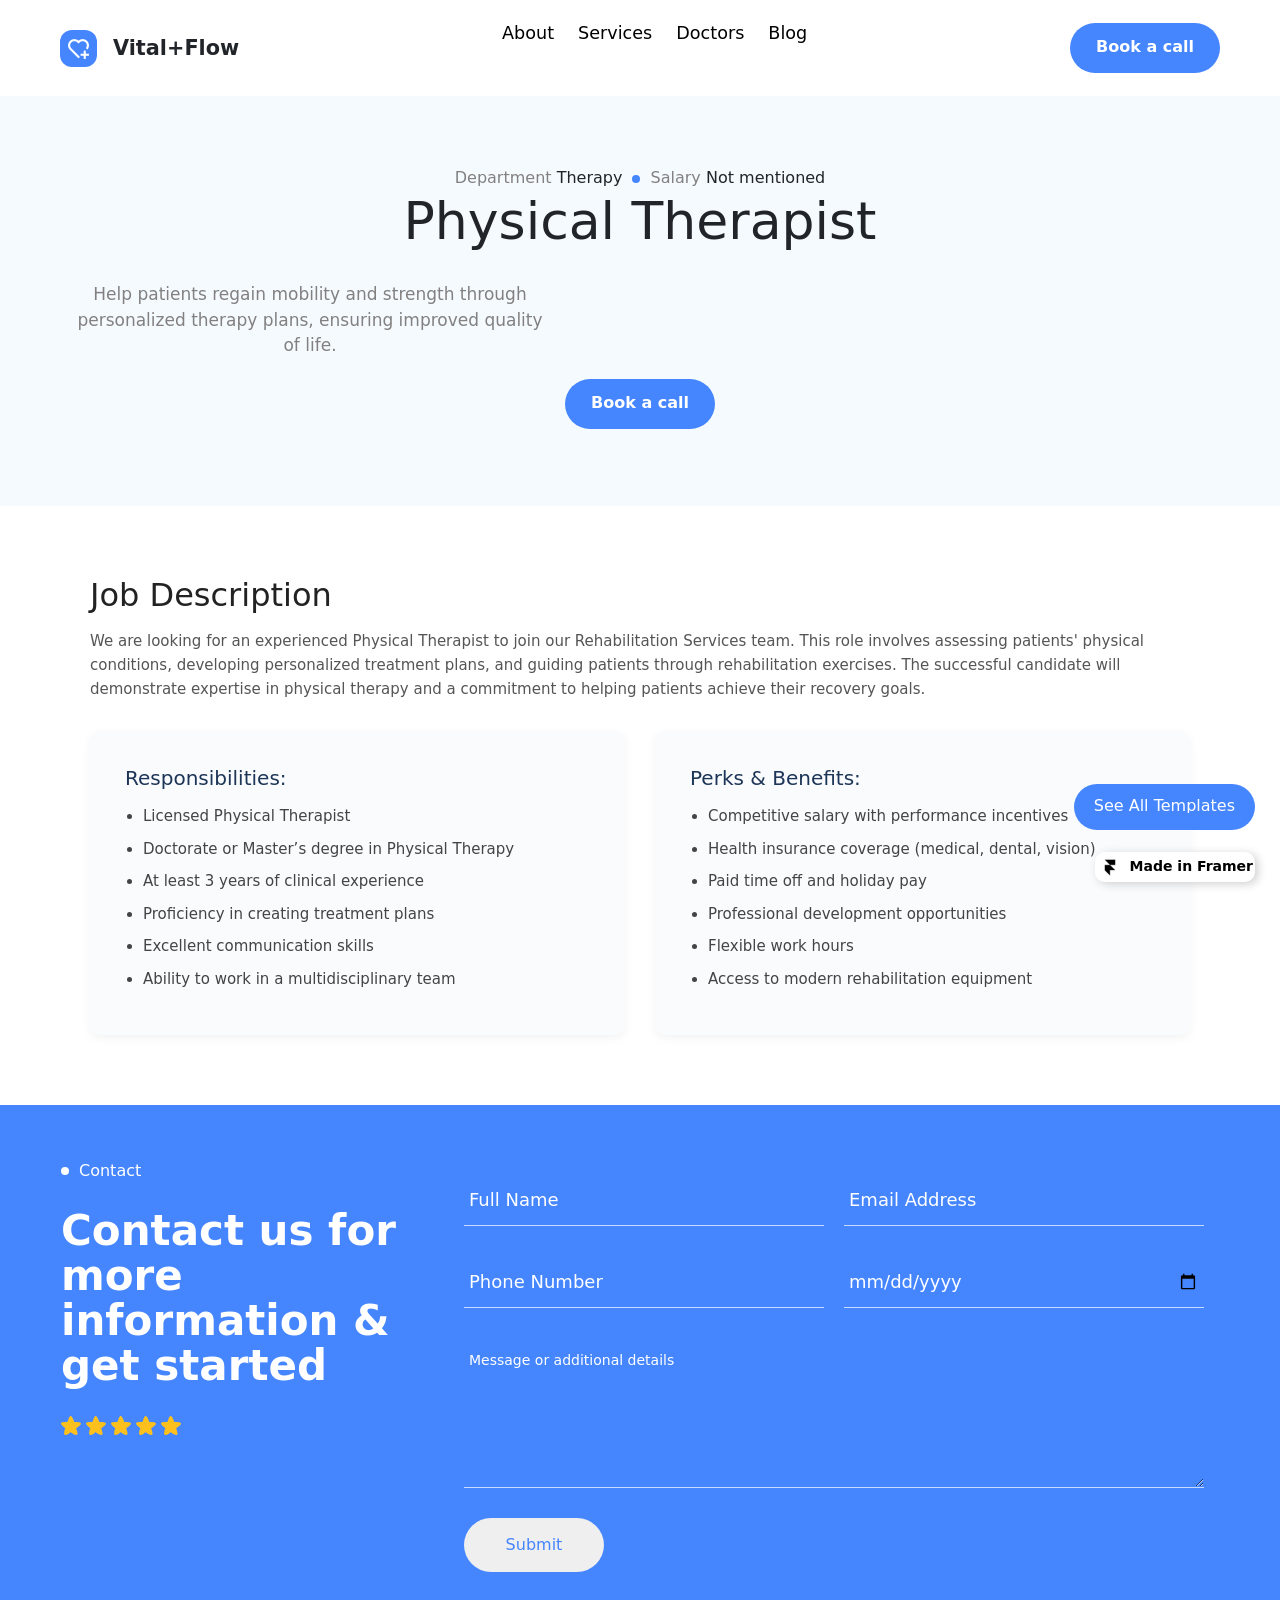
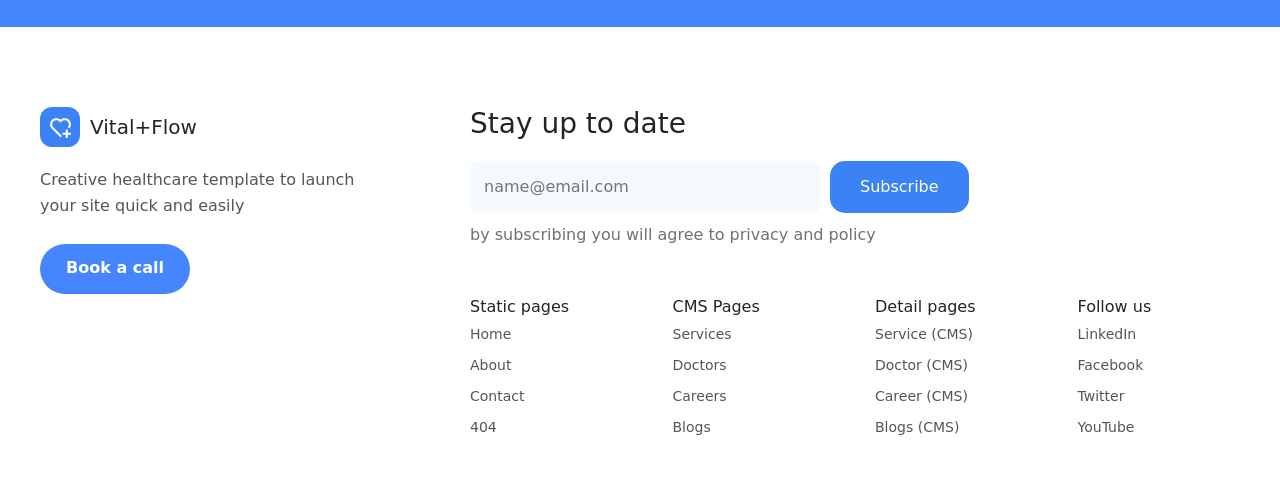
<file: career2.html>
<!doctype html>
<html lang="en">
  <head>
    <meta charset="UTF-8" />
    <meta name="viewport" content="width=device-width, initial-scale=1.0" />
    <title>Careers | Vitaflow healthcare template</title>
    <link rel="stylesheet" href="app.css" />
    <link rel="stylesheet" href="./css/bootstrap.min.css" />
    <link rel="icon" type="image/x-icon" href="./images/faveIcon2.png" />
  </head>
  <body>
    <div class="nav-div" id="about-nav">
      <div class="logo">
        <span class="logo-span">
          <a href="./index.html"> <img src="images/logo.png" alt="" /></a>
        </span>
        <span class="logo-text">Vital+Flow</span>
      </div>
      <!-- end of logo div -->

      <nav class="nav" id="nav">
        <a href="./about.html">About</a>
        <a href="./services.html">Services</a>
        <a href="./doctor.html">Doctors</a>
        <a href="./blog.html">Blog</a>
      </nav>
      <a href="#contact" id="bookCall" class="bookACall">
        <span class="btn-text">
          <span>Book a call</span>
          <span>Book a call</span>
        </span>
      </a>
      <button class="menu-toggle" id="menuToggle" aria-label="Open menu">
        <span></span><span></span><span></span>
      </button>
    </div>
    <!-- end of nav bar -->

    <br />
    <br />
    <br />
    <br />

    <section class="department">
      <header class="department-header">
        <span class="dep-span1">Department </span
        ><span class="dep-span2">Therapy</span>
        <span class="dep-span3"></span>
        <span class="dep-span4">Salary</span>
        <span class="dep-span5">Not mentioned</span>
      </header>
      <h1>Physical Therapist</h1>
      <p>
        Help patients regain mobility and strength through personalized therapy
        plans, ensuring improved quality of life.
      </p>
      <a href="#contact" class="btn-primary" id="footer-bookcall">
        <span class="footer-btn-text">
          <span>Book a call</span>
          <span>Book a call</span>
        </span>
      </a>
    </section>
    <!-- end of department section -->
    <section class="rehab-role-zone">
      <div class="rehab-layout-shell">
        <div class="rehab-title-block">
          <h2>Job Description</h2>
          <p>
            We are looking for an experienced Physical Therapist to join our
            Rehabilitation Services team. This role involves assessing patients'
            physical conditions, developing personalized treatment plans, and
            guiding patients through rehabilitation exercises. The successful
            candidate will demonstrate expertise in physical therapy and a
            commitment to helping patients achieve their recovery goals.
          </p>
        </div>

        <div class="rehab-info-grid">
          <div class="rehab-card-panel">
            <h3>Responsibilities:</h3>
            <ul class="rehab-feature-list">
              <li>Licensed Physical Therapist</li>
              <li>Doctorate or Master’s degree in Physical Therapy</li>
              <li>At least 3 years of clinical experience</li>
              <li>Proficiency in creating treatment plans</li>
              <li>Excellent communication skills</li>
              <li>Ability to work in a multidisciplinary team</li>
            </ul>
          </div>

          <div class="rehab-card-panel">
            <h3>Perks & Benefits:</h3>
            <ul class="rehab-feature-list">
              <li>Competitive salary with performance incentives</li>
              <li>Health insurance coverage (medical, dental, vision)</li>
              <li>Paid time off and holiday pay</li>
              <li>Professional development opportunities</li>
              <li>Flexible work hours</li>
              <li>Access to modern rehabilitation equipment</li>
            </ul>
          </div>
        </div>
      </div>
    </section>

    <section class="contact dep-contact" id="contact">
      <div class="contact-container">
        <div class="contact-text">
          <div class="contact-title">
            <div class="contact-circle"></div>
            <!-- end of contact-circle -->
            <span>Contact</span>
          </div>
          <!-- end of contact-title -->
          <h1>Contact us for more information & get started</h1>
          <img src="images/star.png" alt="" />
          <img src="images/star.png" alt="" />
          <img src="images/star.png" alt="" />
          <img src="images/star.png" alt="" />
          <img src="images/star.png" alt="" />
        </div>
        <!-- end of contact-text -->

        <div class="contact-form">
          <form action="#">
            <div class="test-form">
              <input
                type="text"
                required
                id="fullname"
                name="fullname"
                placeholder="Full Name"
              />
              <input
                type="email"
                required
                id="email"
                name="email"
                placeholder="Email Address"
              />
              <input
                type="text"
                id="phone"
                name="phone"
                placeholder="Phone Number"
              />
              <input type="date" id="date" name="date" />
            </div>
            <textarea
              name="message"
              id="text-area"
              placeholder="Message or additional details"
            ></textarea>
            <input type="submit" value="Submit" id="contact-submit" />
          </form>
        </div>
        <!-- end of contact-form -->
      </div>
      <!-- end of contact-container -->
    </section>
    <!-- end of contact section -->
    <footer class="footer">
      <div id="footer-container">
        <div class="footer-wrapper">
          <!-- LEFT SIDE -->
          <div class="footer-left">
            <div class="footer-logo">
              <div class="logo-icon"><img src="images/logo.png" alt="" /></div>
              <span>Vital+Flow</span>
            </div>

            <p class="footer-desc">
              Creative healthcare template to launch your site quick and easily
            </p>

            <a href="#contact" class="btn-primary" id="footer-bookcall">
              <span class="footer-btn-text">
                <span>Book a call</span>
                <span>Book a call</span>
              </span>
            </a>
          </div>

          <!-- RIGHT SIDE -->
          <div class="footer-right">
            <!-- Subscribe -->
            <div class="footer-subscribe">
              <h3>Stay up to date</h3>
              <div class="subscribe-box">
                <input type="email" placeholder="name@email.com" />
                <button>Subscribe</button>
              </div>
              <p class="privacy-text">
                by subscribing you will agree to privacy and policy
              </p>
            </div>

            <!-- Links -->
            <div class="footer-links">
              <div class="footer-col">
                <h4>Static pages</h4>
                <a href="index.html">Home</a>
                <a href="about.html">About</a>
                <a href="#contact">Contact</a>
                <a href="#">404</a>
              </div>

              <div class="footer-col">
                <h4>CMS Pages</h4>
                <a href="services.html">Services</a>
                <a href="doctor.html">Doctors</a>
                <a href="career1.html">Careers</a>
                <a href="blog.html">Blogs</a>
              </div>

              <div class="footer-col">
                <h4>Detail pages</h4>
                <a href="service-cms.html">Service (CMS)</a>
                <a href="Jonathan-reed.html">Doctor (CMS)</a>
                <a href="career2.html">Career (CMS)</a>
                <a href="blogs-cms.html">Blogs (CMS)</a>
              </div>

              <div class="footer-col">
                <h4>Follow us</h4>
                <a href="#">LinkedIn</a>
                <a href="#">Facebook</a>
                <a href="#">Twitter</a>
                <a href="#">YouTube</a>
              </div>
            </div>
          </div>
        </div>
      </div>
    </footer>
    <!-- end of footer -->

    <a href="" class="fixed-btn-seeAll">
      <span class="footer-btn-text">
        <span>See All Templates</span>
        <span>See All Templates</span>
      </span>
    </a>

    <button class="fixed-btn-made">
      <img src="images/stickyLogopng.png" alt="" />
      Made in Framer
    </button>

    <script src="script.js"></script>
  </body>
</html>
</file>
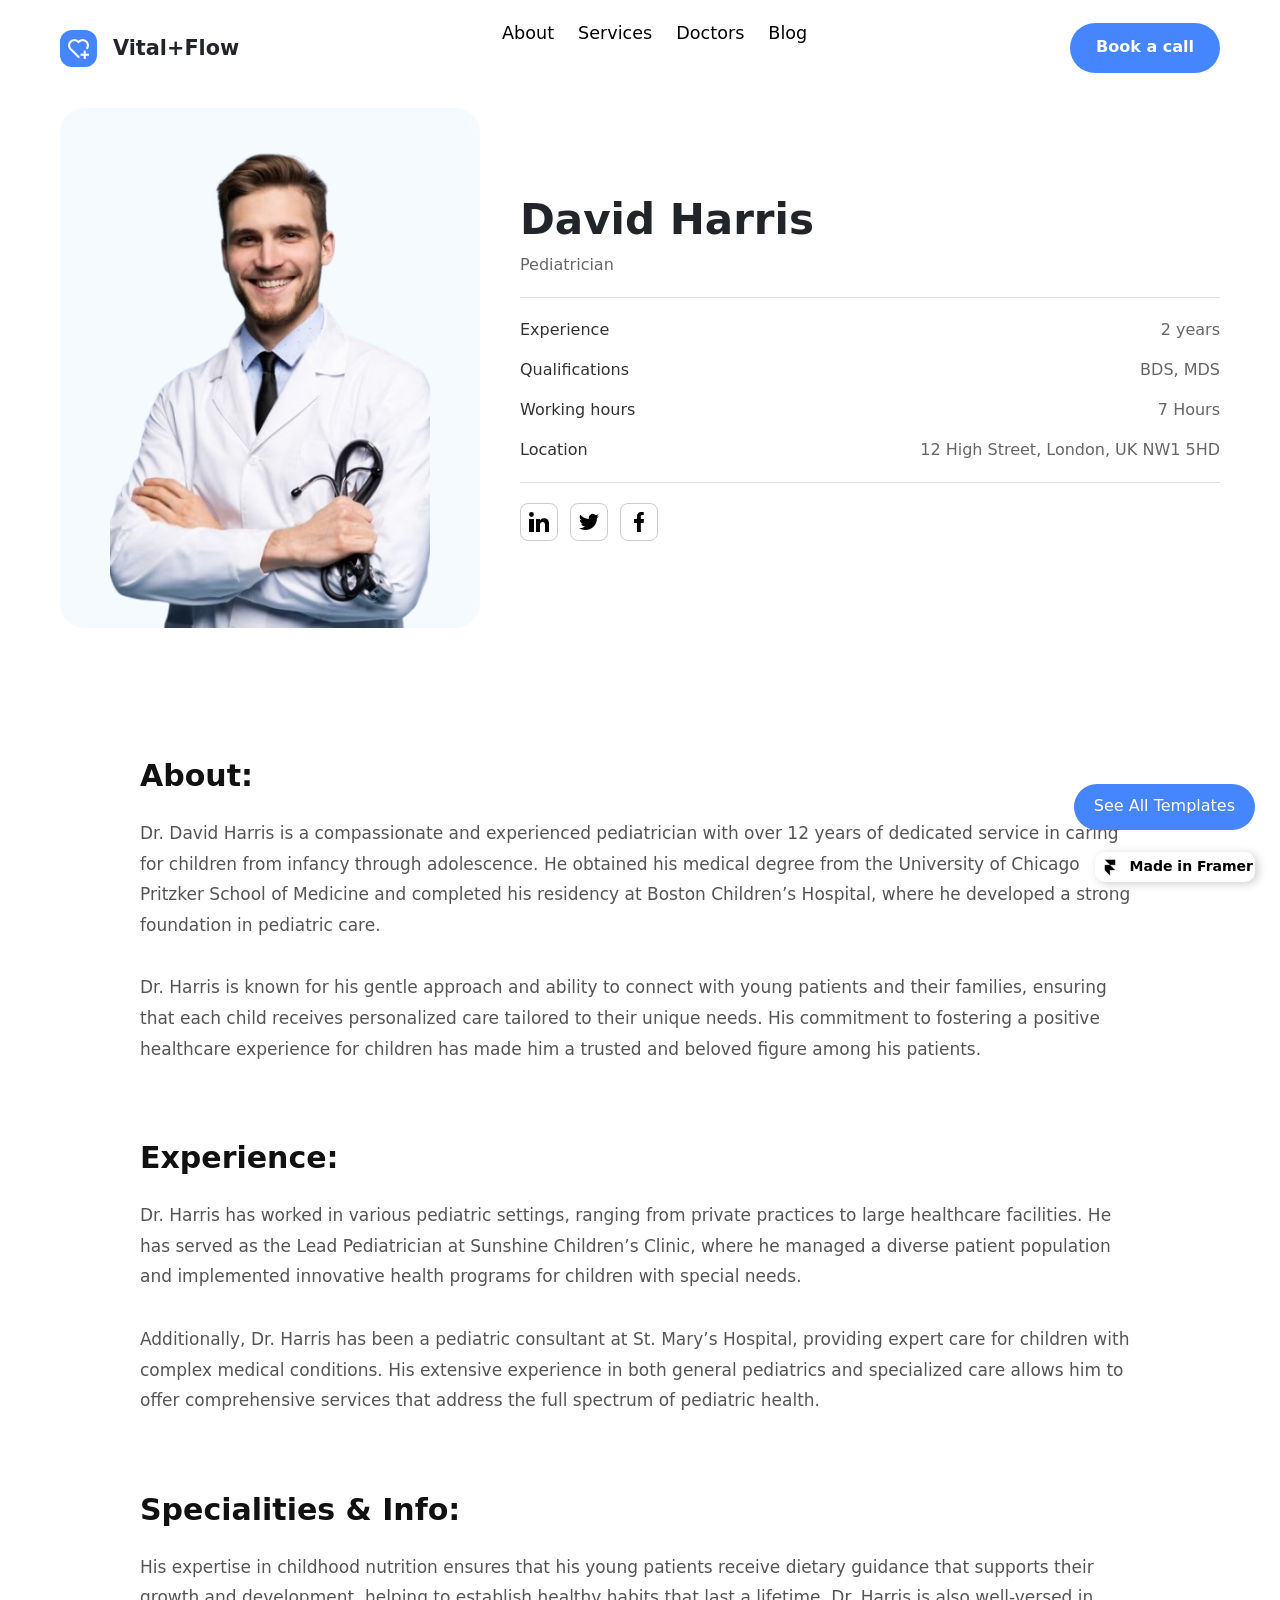
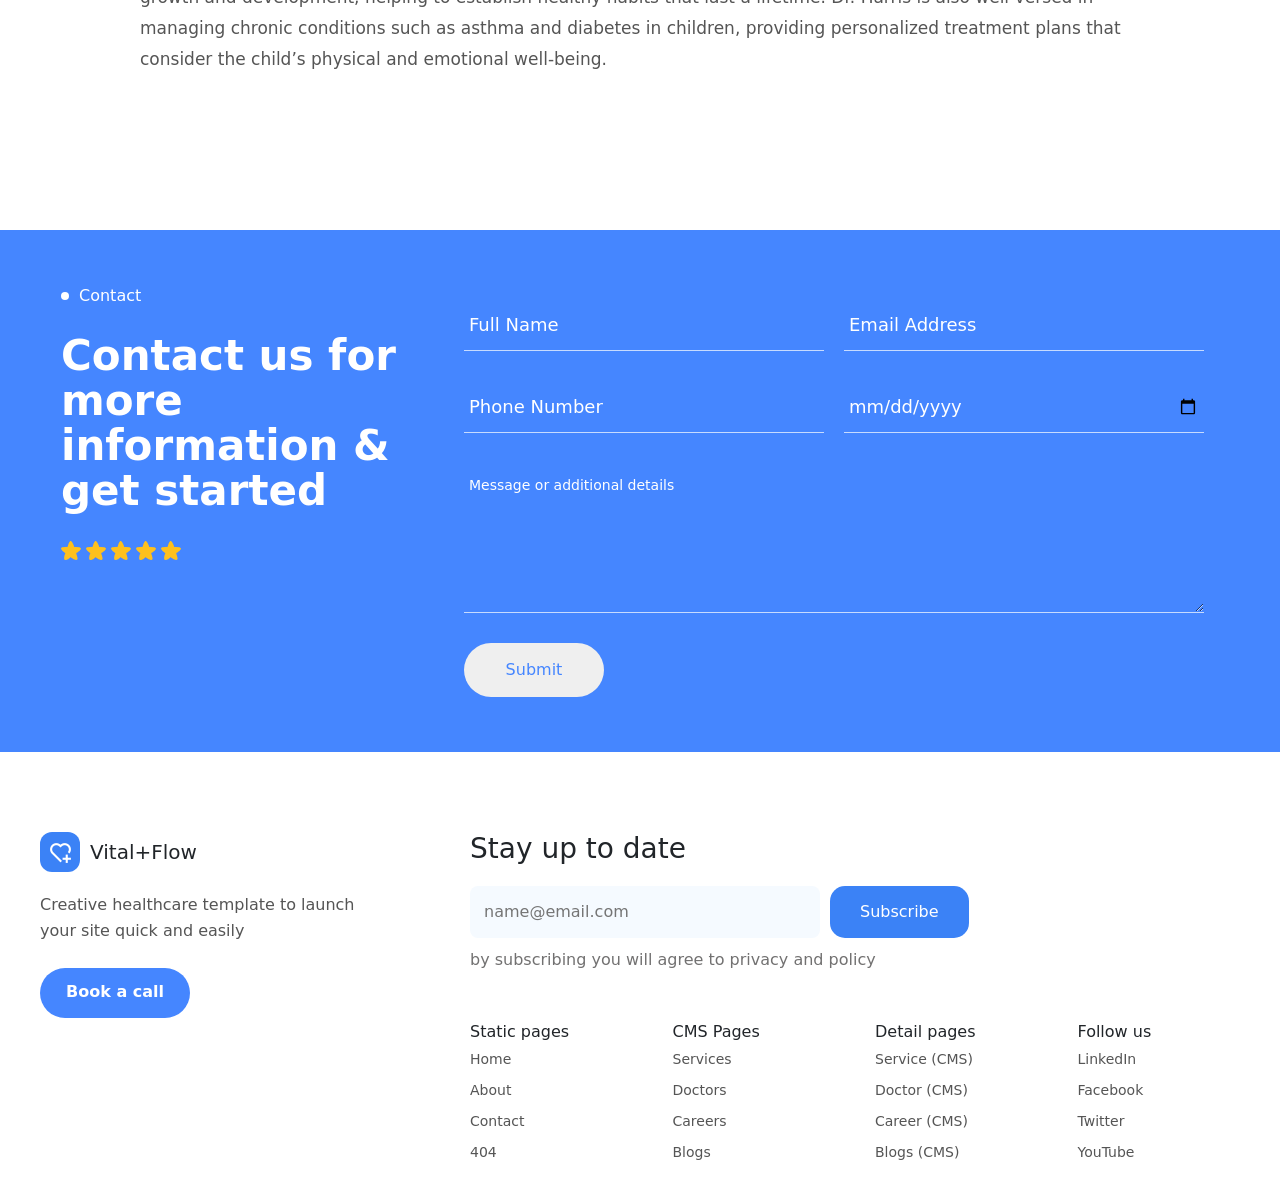
<file: david-harris.html>
<!doctype html>
<html lang="en">
  <head>
    <meta charset="UTF-8" />
    <meta name="viewport" content="width=device-width, initial-scale=1.0" />
    <title>David Harris | Vitaflow healthcare</title>
    <link rel="stylesheet" href="app.css" />
    <link rel="stylesheet" href="./css/bootstrap.min.css" />
    <link rel="icon" type="image/x-icon" href="./images/faveIcon2.png" />
  </head>
  <body>
    <div class="nav-div" id="about-nav">
      <div class="logo">
        <span class="logo-span">
          <a href="./index.html"> <img src="images/logo.png" alt="" /></a>
        </span>
        <span class="logo-text">Vital+Flow</span>
      </div>
      <!-- end of logo div -->

      <nav class="nav" id="nav">
        <a href="./about.html">About</a>
        <a href="./services.html">Services</a>
        <a href="./doctor.html">Doctors</a>
        <a href="./blog.html">Blog</a>
      </nav>
      <a href="#contact" id="bookCall" class="bookACall">
        <span class="btn-text">
          <span>Book a call</span>
          <span>Book a call</span>
        </span>
      </a>
      <button class="menu-toggle" id="menuToggle" aria-label="Open menu">
        <span></span><span></span><span></span>
      </button>
    </div>
    <!-- end of nav bar -->
    <br /><br />

    <section class="doctor-profile-section">
      <div class="doctor-profile-wrapper">
        <div class="doctor-profile-image reveal">
          <img src="images/team-img3.png" alt="Doctor" />
        </div>

        <div class="doctor-profile-content reveal">
          <h2 class="doctor-name">David Harris</h2>
          <p class="doctor-specialty">Pediatrician</p>

          <div class="doctor-divider"></div>

          <div class="doctor-details">
            <div class="doctor-row">
              <span>Experience</span>
              <span>2 years</span>
            </div>

            <div class="doctor-row">
              <span>Qualifications</span>
              <span> BDS, MDS</span>
            </div>

            <div class="doctor-row">
              <span>Working hours</span>
              <span>7 Hours</span>
            </div>

            <div class="doctor-row">
              <span>Location</span>
              <span>12 High Street, London, UK NW1 5HD</span>
            </div>
          </div>

          <div class="doctor-divider"></div>

          <div class="doctor-social reveal">
            <a href="#"><img src="images/linkedin.svg" alt="" /></a>
            <a href="#"><img src="images/twittersvg.svg" alt="" /></a>
            <a href="#"><img src="images/facebook.svg" alt="" /></a>
          </div>
        </div>
      </div>
    </section>
    <!-- end of doctor-profile-section -->

    <section class="doctor-bio-section">
      <div class="doctor-bio-wrapper">
        <div class="doctor-bio-block reveal">
          <h3 class="doctor-bio-title">About:</h3>
          <p>
            Dr. David Harris is a compassionate and experienced pediatrician
            with over 12 years of dedicated service in caring for children from
            infancy through adolescence. He obtained his medical degree from the
            University of Chicago Pritzker School of Medicine and completed his
            residency at Boston Children’s Hospital, where he developed a strong
            foundation in pediatric care.
          </p>
          <p>
            Dr. Harris is known for his gentle approach and ability to connect
            with young patients and their families, ensuring that each child
            receives personalized care tailored to their unique needs. His
            commitment to fostering a positive healthcare experience for
            children has made him a trusted and beloved figure among his
            patients.
          </p>
        </div>

        <div class="doctor-bio-block reveal">
          <h3 class="doctor-bio-title">Experience:</h3>
          <p>
            Dr. Harris has worked in various pediatric settings, ranging from
            private practices to large healthcare facilities. He has served as
            the Lead Pediatrician at Sunshine Children’s Clinic, where he
            managed a diverse patient population and implemented innovative
            health programs for children with special needs.
          </p>
          <p>
            Additionally, Dr. Harris has been a pediatric consultant at St.
            Mary’s Hospital, providing expert care for children with complex
            medical conditions. His extensive experience in both general
            pediatrics and specialized care allows him to offer comprehensive
            services that address the full spectrum of pediatric health.
          </p>
        </div>

        <div class="doctor-bio-block reveal">
          <h3 class="doctor-bio-title">Specialities & Info:</h3>
          <p>
            His expertise in childhood nutrition ensures that his young patients
            receive dietary guidance that supports their growth and development,
            helping to establish healthy habits that last a lifetime. Dr. Harris
            is also well-versed in managing chronic conditions such as asthma
            and diabetes in children, providing personalized treatment plans
            that consider the child’s physical and emotional well-being.
          </p>
        </div>
      </div>
    </section>
    <!-- end doctor-bio-section -->
    <section class="contact" id="contact">
      <div class="contact-container">
        <div class="contact-text">
          <div class="contact-title">
            <div class="contact-circle"></div>
            <!-- end of contact-circle -->
            <span>Contact</span>
          </div>
          <!-- end of contact-title -->
          <h1>Contact us for more information & get started</h1>
          <img src="images/star.png" alt="" />
          <img src="images/star.png" alt="" />
          <img src="images/star.png" alt="" />
          <img src="images/star.png" alt="" />
          <img src="images/star.png" alt="" />
        </div>
        <!-- end of contact-text -->

        <div class="contact-form">
          <form action="#">
            <div class="test-form">
              <input
                type="text"
                required
                id="fullname"
                name="fullname"
                placeholder="Full Name"
              />
              <input
                type="email"
                required
                id="email"
                name="email"
                placeholder="Email Address"
              />
              <input
                type="text"
                id="phone"
                name="phone"
                placeholder="Phone Number"
              />
              <input type="date" id="date" name="date" />
            </div>
            <textarea
              name="message"
              id="text-area"
              placeholder="Message or additional details"
            ></textarea>
            <input type="submit" value="Submit" id="contact-submit" />
          </form>
        </div>
        <!-- end of contact-form -->
      </div>
      <!-- end of contact-container -->
    </section>
    <!-- end of contact section -->
    <footer class="footer">
      <div id="footer-container">
        <div class="footer-wrapper">
          <!-- LEFT SIDE -->
          <div class="footer-left">
            <div class="footer-logo">
              <div class="logo-icon"><img src="images/logo.png" alt="" /></div>
              <span>Vital+Flow</span>
            </div>

            <p class="footer-desc">
              Creative healthcare template to launch your site quick and easily
            </p>

            <a href="#contact" class="btn-primary" id="footer-bookcall">
              <span class="footer-btn-text">
                <span>Book a call</span>
                <span>Book a call</span>
              </span>
            </a>
          </div>

          <!-- RIGHT SIDE -->
          <div class="footer-right">
            <!-- Subscribe -->
            <div class="footer-subscribe">
              <h3>Stay up to date</h3>
              <div class="subscribe-box">
                <input type="email" placeholder="name@email.com" />
                <button>Subscribe</button>
              </div>
              <p class="privacy-text">
                by subscribing you will agree to privacy and policy
              </p>
            </div>

            <!-- Links -->
            <div class="footer-links">
              <div class="footer-col">
                <h4>Static pages</h4>
                <a href="index.html">Home</a>
                <a href="about.html">About</a>
                <a href="#contact">Contact</a>
                <a href="#">404</a>
              </div>

              <div class="footer-col">
                <h4>CMS Pages</h4>
                <a href="services.html">Services</a>
                <a href="doctor.html">Doctors</a>
                <a href="career1.html">Careers</a>
                <a href="blog.html">Blogs</a>
              </div>

              <div class="footer-col">
                <h4>Detail pages</h4>
                <a href="service-cms.html">Service (CMS)</a>
                <a href="Jonathan-reed.html">Doctor (CMS)</a>
                <a href="career2.html">Career (CMS)</a>
                <a href="blogs-cms.html">Blogs (CMS)</a>
              </div>

              <div class="footer-col">
                <h4>Follow us</h4>
                <a href="#">LinkedIn</a>
                <a href="#">Facebook</a>
                <a href="#">Twitter</a>
                <a href="#">YouTube</a>
              </div>
            </div>
          </div>
        </div>
      </div>
    </footer>
    <!-- end of footer -->

    <a href="" class="fixed-btn-seeAll">
      <span class="footer-btn-text">
        <span>See All Templates</span>
        <span>See All Templates</span>
      </span>
    </a>

    <button class="fixed-btn-made">
      <img src="images/stickyLogopng.png" alt="" />
      Made in Framer
    </button>

    <script src="script.js"></script>
  </body>
</html>
</file>
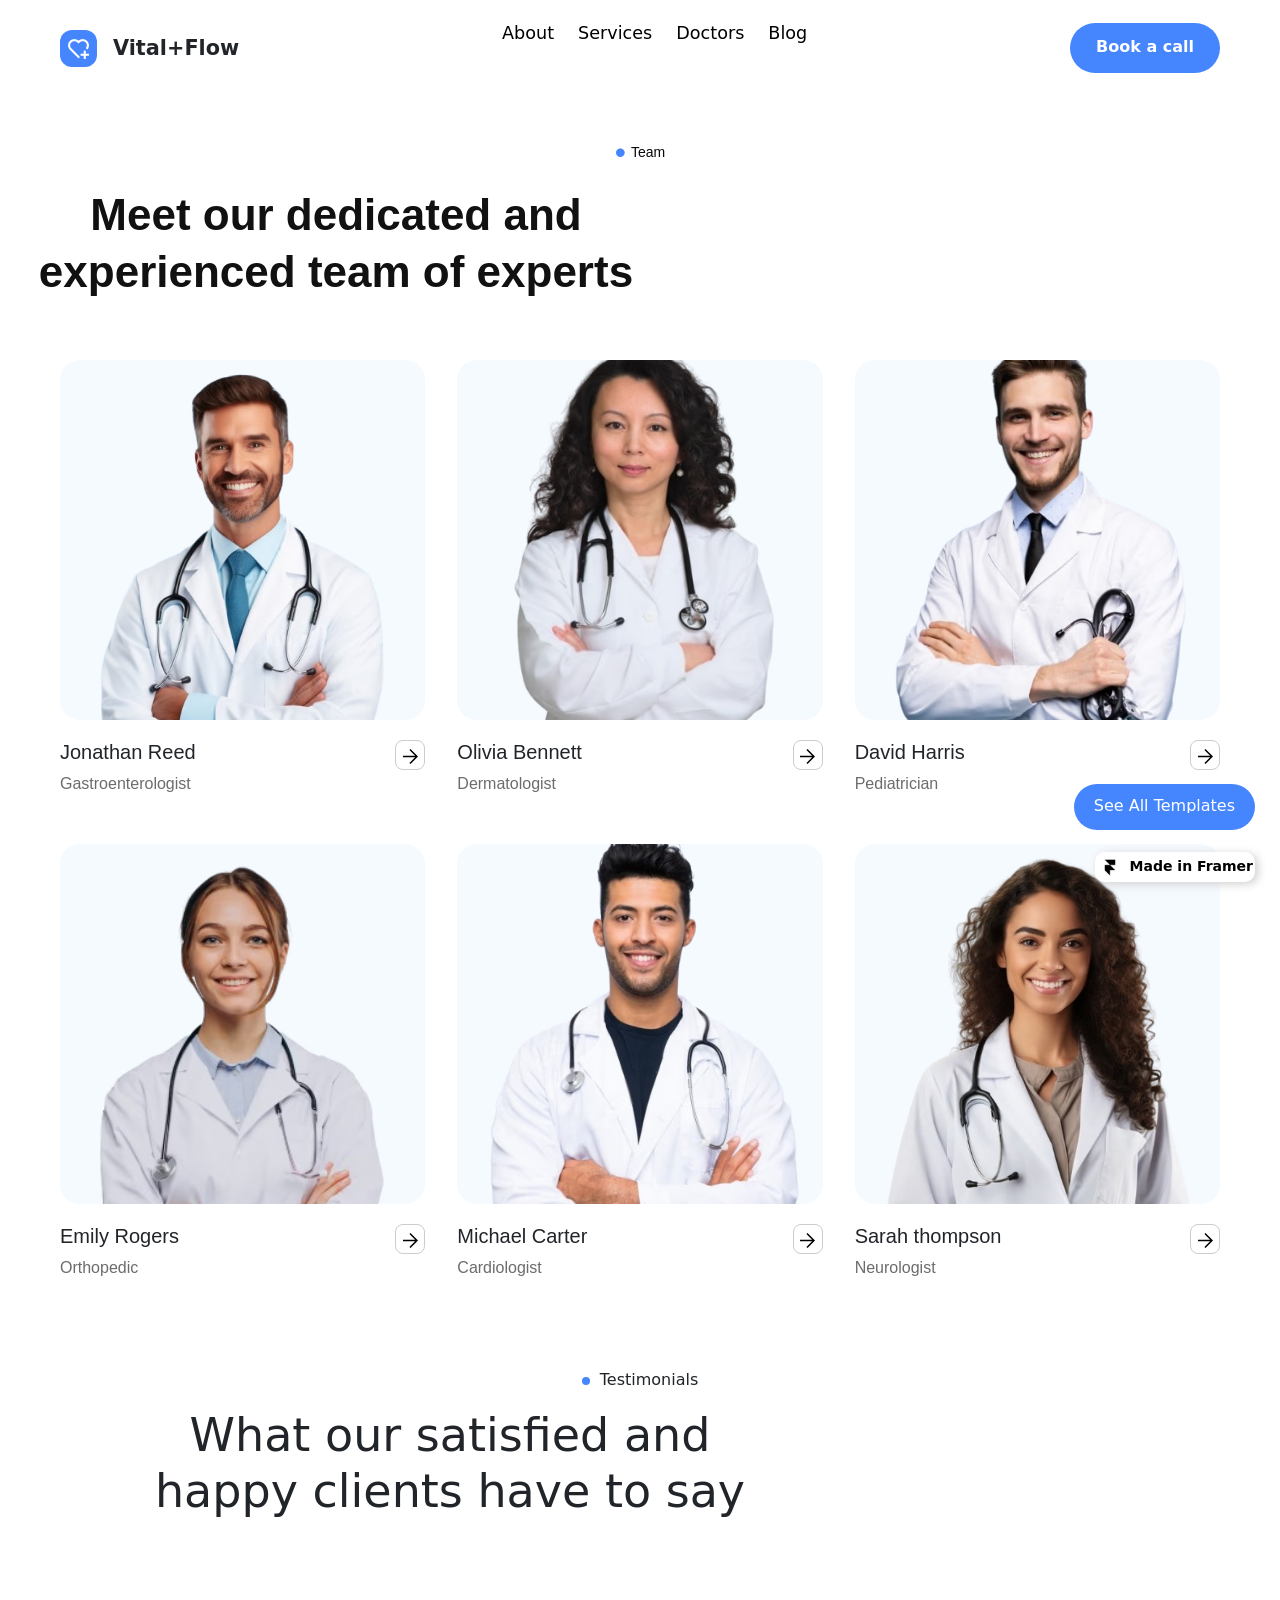
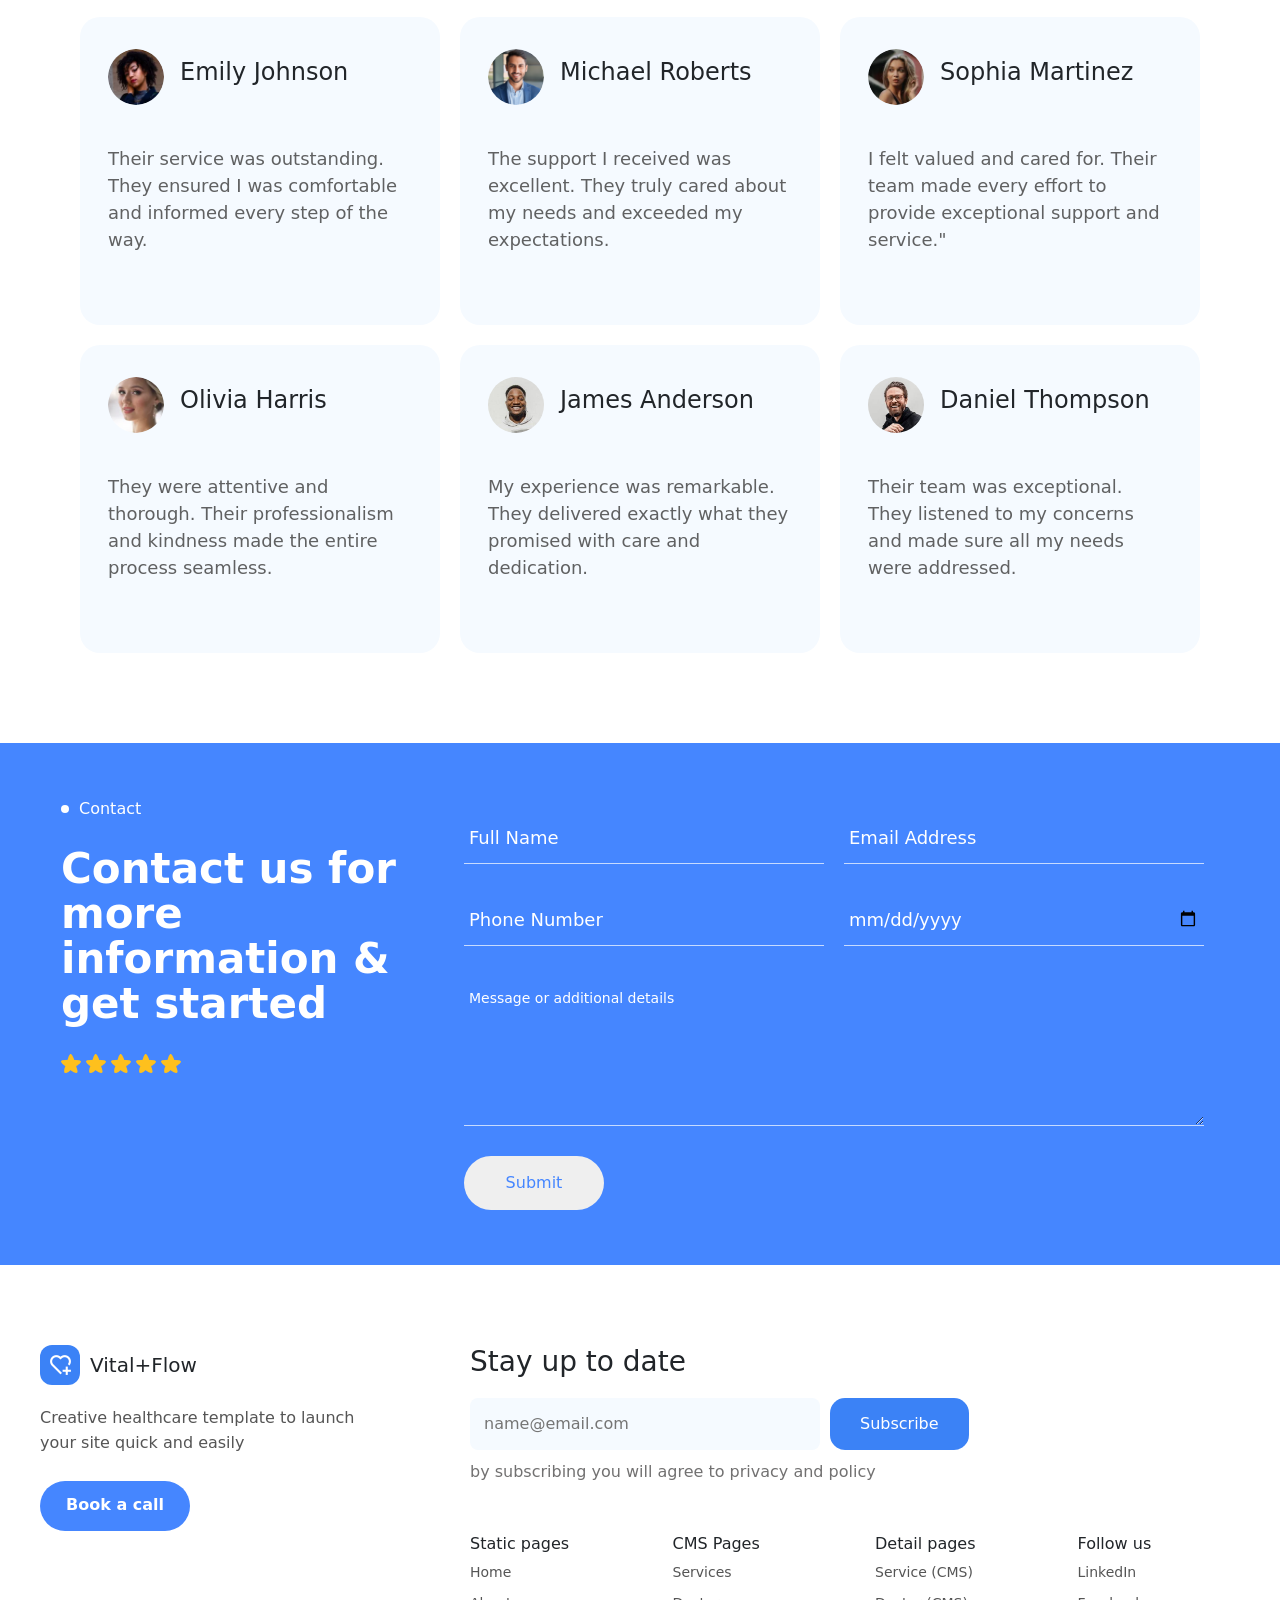
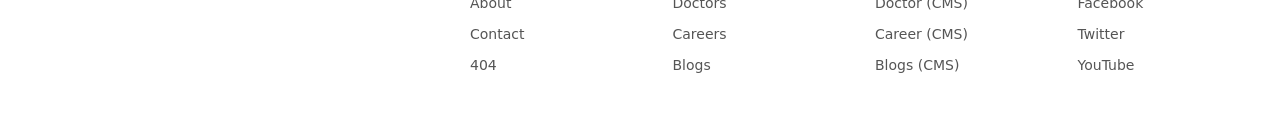
<file: doctor.html>
<!doctype html>
<html lang="en">
  <head>
    <meta charset="UTF-8" />
    <meta name="viewport" content="width=device-width, initial-scale=1.0" />
    <title>Doctors | Vitaflow healthcare template</title>
    <link rel="stylesheet" href="app.css" />
    <link rel="stylesheet" href="./css/bootstrap.min.css" />
    <link rel="icon" type="image/x-icon" href="./images/faveIcon2.png" />
  </head>
  <body>
    <div class="nav-div" id="about-nav">
      <div class="logo">
        <span class="logo-span">
          <a href="./index.html"> <img src="images/logo.png" alt="" /></a>
        </span>
        <span class="logo-text">Vital+Flow</span>
      </div>
      <!-- end of logo div -->

      <nav class="nav" id="nav">
        <a href="./about.html">About</a>
        <a href="./services.html">Services</a>
        <a href="./doctor.html">Doctors</a>
        <a href="./blog.html">Blog</a>
      </nav>
      <a href="#contact" id="bookCall" class="bookACall">
        <span class="btn-text">
          <span>Book a call</span>
          <span>Book a call</span>
        </span>
      </a>
      <button class="menu-toggle" id="menuToggle" aria-label="Open menu">
        <span></span><span></span><span></span>
      </button>
    </div>
    <!-- end of nav bar -->
    <br />
    <br />
    <br />
    <br />

    <section class="team-section">
      <div class="team-wrapper">
        <div class="team-header reveal">
          <div class="section-label">
            <div class="value-tag">•</div>
            Team
          </div>
          <h2>Meet our dedicated and experienced team of experts</h2>
        </div>
        <div class="main-card-grid">
          <div class="card-box-content reveal">
            <div class="img-box-bg">
              <img src="images/team-img1.png" alt="" />
            </div>
            <!-- end of img-box-bg -->
            <div class="card-detail-text">
              <div class="card-title-position">
                <h3>Jonathan Reed</h3>
                <p>Gastroenterologist</p>
              </div>

              <a
                href="Jonathan-reed.html"
                class="arrow-vector-link"
                id="arrow-hover"
              >
                <span class="arrow-vector">
                  <span> <img src="images/rightArrow-2.svg" alt="" /></span>
                  <span> <img src="images/rightArrow-2.svg" alt="" /></span>
                </span>
              </a>
            </div>
          </div>
          <!-- end of card-box -->
          <div class="card-box-content reveal">
            <div class="img-box-bg">
              <img src="images/team-img2.png" alt="" />
            </div>
            <!-- end of img-box-bg -->
            <div class="card-detail-text">
              <div class="card-title-position">
                <h3>Olivia Bennett</h3>
                <p>Dermatologist</p>
              </div>

              <a
                href="olivia-bennett.html"
                class="arrow-vector-link"
                id="arrow-hover"
              >
                <span class="arrow-vector">
                  <span> <img src="images/rightArrow-2.svg" alt="" /></span>
                  <span> <img src="images/rightArrow-2.svg" alt="" /></span>
                </span>
              </a>
            </div>
          </div>
          <!-- end of card-box -->
          <div class="card-box-content reveal">
            <div class="img-box-bg">
              <img src="images/team-img3.png" alt="" />
            </div>
            <!-- end of img-box-bg -->
            <div class="card-detail-text">
              <div class="card-title-position">
                <h3>David Harris</h3>
                <p>Pediatrician</p>
              </div>

              <a
                href="david-harris.html"
                class="arrow-vector-link"
                id="arrow-hover"
              >
                <span class="arrow-vector">
                  <span> <img src="images/rightArrow-2.svg" alt="" /></span>
                  <span> <img src="images/rightArrow-2.svg" alt="" /></span>
                </span>
              </a>
            </div>
          </div>
          <!-- end of card-box -->
          <div class="card-box-content reveal">
            <div class="img-box-bg">
              <img src="images/team-img4.png" alt="" />
            </div>
            <!-- end of img-box-bg -->
            <div class="card-detail-text">
              <div class="card-title-position">
                <h3>Emily Rogers</h3>
                <p>Orthopedic</p>
              </div>

              <a
                href="emily-rogers.html"
                class="arrow-vector-link"
                id="arrow-hover"
              >
                <span class="arrow-vector">
                  <span> <img src="images/rightArrow-2.svg" alt="" /></span>
                  <span> <img src="images/rightArrow-2.svg" alt="" /></span>
                </span>
              </a>
            </div>
          </div>
          <!-- end of card-box -->
          <div class="card-box-content reveal">
            <div class="img-box-bg">
              <img src="images/team-img5.png" alt="" />
            </div>
            <!-- end of img-box-bg -->
            <div class="card-detail-text">
              <div class="card-title-position">
                <h3>Michael Carter</h3>
                <p>Cardiologist</p>
              </div>

              <a
                href="michael-carter.html"
                class="arrow-vector-link"
                id="arrow-hover"
              >
                <span class="arrow-vector">
                  <span> <img src="images/rightArrow-2.svg" alt="" /></span>
                  <span> <img src="images/rightArrow-2.svg" alt="" /></span>
                </span>
              </a>
            </div>
          </div>
          <!-- end of card-box -->
          <div class="card-box-content reveal">
            <div class="img-box-bg">
              <img src="images/team-img6.png" alt="" />
            </div>
            <!-- end of img-box-bg -->
            <div class="card-detail-text">
              <div class="card-title-position">
                <h3>Sarah thompson</h3>
                <p>Neurologist</p>
              </div>

              <a
                href="sarah-thompson.html"
                class="arrow-vector-link"
                id="arrow-hover"
              >
                <span class="arrow-vector">
                  <span> <img src="images/rightArrow-2.svg" alt="" /></span>
                  <span> <img src="images/rightArrow-2.svg" alt="" /></span>
                </span>
              </a>
            </div>
          </div>
          <!-- end of card-box -->
        </div>
        <!-- end of main-car-grid -->
      </div>
    </section>
    <!-- end of team section -->

    <section class="testimonial" id="services-page-testimonial">
      <header class="feature-header">
        <div class="feature-circle">
          <span></span>
          <p>Testimonials</p>
        </div>
        <!-- end of the why div  -->
        <h1>What our satisfied and happy clients have to say</h1>
      </header>
      <div class="testimonail-main-card">
        <div class="testimonial-card reveal">
          <div class="testimonial-img-title">
            <div class="testimonial-card-img">
              <img src="images/Emily Johnson.webp" alt="" />
            </div>
            <!-- end of testimonial-card-img -->
            <h4>Emily Johnson</h4>
          </div>
          <!-- end of testimonial-img-title -->
          <p>
            Their service was outstanding. They ensured I was comfortable and
            informed every step of the way.
          </p>
        </div>
        <!-- end of testimonial-card -->
        <div class="testimonial-card reveal">
          <div class="testimonial-img-title">
            <div class="testimonial-card-img">
              <img src="images/Michael Roberts.png" alt="" />
            </div>
            <!-- end of testimonial-card-img -->
            <h4>Michael Roberts</h4>
          </div>
          <!-- end of testimonial-img-title -->
          <p>
            The support I received was excellent. They truly cared about my
            needs and exceeded my expectations.
          </p>
        </div>
        <!-- end of testimonial-card -->
        <div class="testimonial-card reveal">
          <div class="testimonial-img-title">
            <div class="testimonial-card-img">
              <img src="images/Sophia Martinez.png" alt="" />
            </div>
            <!-- end of testimonial-card-img -->
            <h4>Sophia Martinez</h4>
          </div>
          <!-- end of testimonial-img-title -->
          <p>
            I felt valued and cared for. Their team made every effort to provide
            exceptional support and service."
          </p>
        </div>
        <!-- end of testimonial-card -->
        <div class="testimonial-card reveal">
          <div class="testimonial-img-title">
            <div class="testimonial-card-img">
              <img src="images/Olivia Harris.png" alt="" />
            </div>
            <!-- end of testimonial-card-img -->
            <h4>Olivia Harris</h4>
          </div>
          <!-- end of testimonial-img-title -->
          <p>
            They were attentive and thorough. Their professionalism and kindness
            made the entire process seamless.
          </p>
        </div>
        <!-- end of testimonial-card -->
        <div class="testimonial-card reveal">
          <div class="testimonial-img-title">
            <div class="testimonial-card-img">
              <img src="images/james anderson.jpg" alt="" />
            </div>
            <!-- end of testimonial-card-img -->
            <h4>James Anderson</h4>
          </div>
          <!-- end of testimonial-img-title -->
          <p>
            My experience was remarkable. They delivered exactly what they
            promised with care and dedication.
          </p>
        </div>
        <!-- end of testimonial-card -->
        <div class="testimonial-card reveal">
          <div class="testimonial-img-title">
            <div class="testimonial-card-img">
              <img src="images/Daniel Thompson.jpg" alt="" />
            </div>
            <!-- end of testimonial-card-img -->
            <h4>Daniel Thompson</h4>
          </div>
          <!-- end of testimonial-img-title -->
          <p>
            Their team was exceptional. They listened to my concerns and made
            sure all my needs were addressed.
          </p>
        </div>
        <!-- end of testimonial-card -->
      </div>
      <!-- end of testimonail-main-card -->
    </section>
    <!-- end of testimonial section -->

    <section class="contact" id="contact">
      <div class="contact-container">
        <div class="contact-text">
          <div class="contact-title">
            <div class="contact-circle"></div>
            <!-- end of contact-circle -->
            <span>Contact</span>
          </div>
          <!-- end of contact-title -->
          <h1>Contact us for more information & get started</h1>
          <img src="images/star.png" alt="" />
          <img src="images/star.png" alt="" />
          <img src="images/star.png" alt="" />
          <img src="images/star.png" alt="" />
          <img src="images/star.png" alt="" />
        </div>
        <!-- end of contact-text -->

        <div class="contact-form">
          <form action="#">
            <div class="test-form">
              <input
                type="text"
                required
                id="fullname"
                name="fullname"
                placeholder="Full Name"
              />
              <input
                type="email"
                required
                id="email"
                name="email"
                placeholder="Email Address"
              />
              <input
                type="text"
                id="phone"
                name="phone"
                placeholder="Phone Number"
              />
              <input type="date" id="date" name="date" />
            </div>
            <textarea
              name="message"
              id="text-area"
              placeholder="Message or additional details"
            ></textarea>
            <input type="submit" value="Submit" id="contact-submit" />
          </form>
        </div>
        <!-- end of contact-form -->
      </div>
      <!-- end of contact-container -->
    </section>
    <!-- end of contact section -->
    <footer class="footer">
      <div id="footer-container">
        <div class="footer-wrapper">
          <!-- LEFT SIDE -->
          <div class="footer-left">
            <div class="footer-logo">
              <div class="logo-icon"><img src="images/logo.png" alt="" /></div>
              <span>Vital+Flow</span>
            </div>

            <p class="footer-desc">
              Creative healthcare template to launch your site quick and easily
            </p>

            <a href="#contact" class="btn-primary" id="footer-bookcall">
              <span class="footer-btn-text">
                <span>Book a call</span>
                <span>Book a call</span>
              </span>
            </a>
          </div>

          <!-- RIGHT SIDE -->
          <div class="footer-right">
            <!-- Subscribe -->
            <div class="footer-subscribe">
              <h3>Stay up to date</h3>
              <div class="subscribe-box">
                <input type="email" placeholder="name@email.com" />
                <button>Subscribe</button>
              </div>
              <p class="privacy-text">
                by subscribing you will agree to privacy and policy
              </p>
            </div>

            <!-- Links -->
            <div class="footer-links">
              <div class="footer-col">
                <h4>Static pages</h4>
                <a href="index.html">Home</a>
                <a href="about.html">About</a>
                <a href="#contact">Contact</a>
                <a href="#">404</a>
              </div>

              <div class="footer-col">
                <h4>CMS Pages</h4>
                <a href="services.html">Services</a>
                <a href="doctor.html">Doctors</a>
                <a href="career1.html">Careers</a>
                <a href="blog.html">Blogs</a>
              </div>

              <div class="footer-col">
                <h4>Detail pages</h4>
                <a href="service-cms.html">Service (CMS)</a>
                <a href="Jonathan-reed.html">Doctor (CMS)</a>
                <a href="career2.html">Career (CMS)</a>
                <a href="blogs-cms.html">Blogs (CMS)</a>
              </div>

              <div class="footer-col">
                <h4>Follow us</h4>
                <a href="#">LinkedIn</a>
                <a href="#">Facebook</a>
                <a href="#">Twitter</a>
                <a href="#">YouTube</a>
              </div>
            </div>
          </div>
        </div>
      </div>
    </footer>
    <!-- end of footer -->

    <a href="" class="fixed-btn-seeAll">
      <span class="footer-btn-text">
        <span>See All Templates</span>
        <span>See All Templates</span>
      </span>
    </a>

    <button class="fixed-btn-made">
      <img src="images/stickyLogopng.png" alt="" />
      Made in Framer
    </button>

    <script src="script.js"></script>
  </body>
</html>
</file>
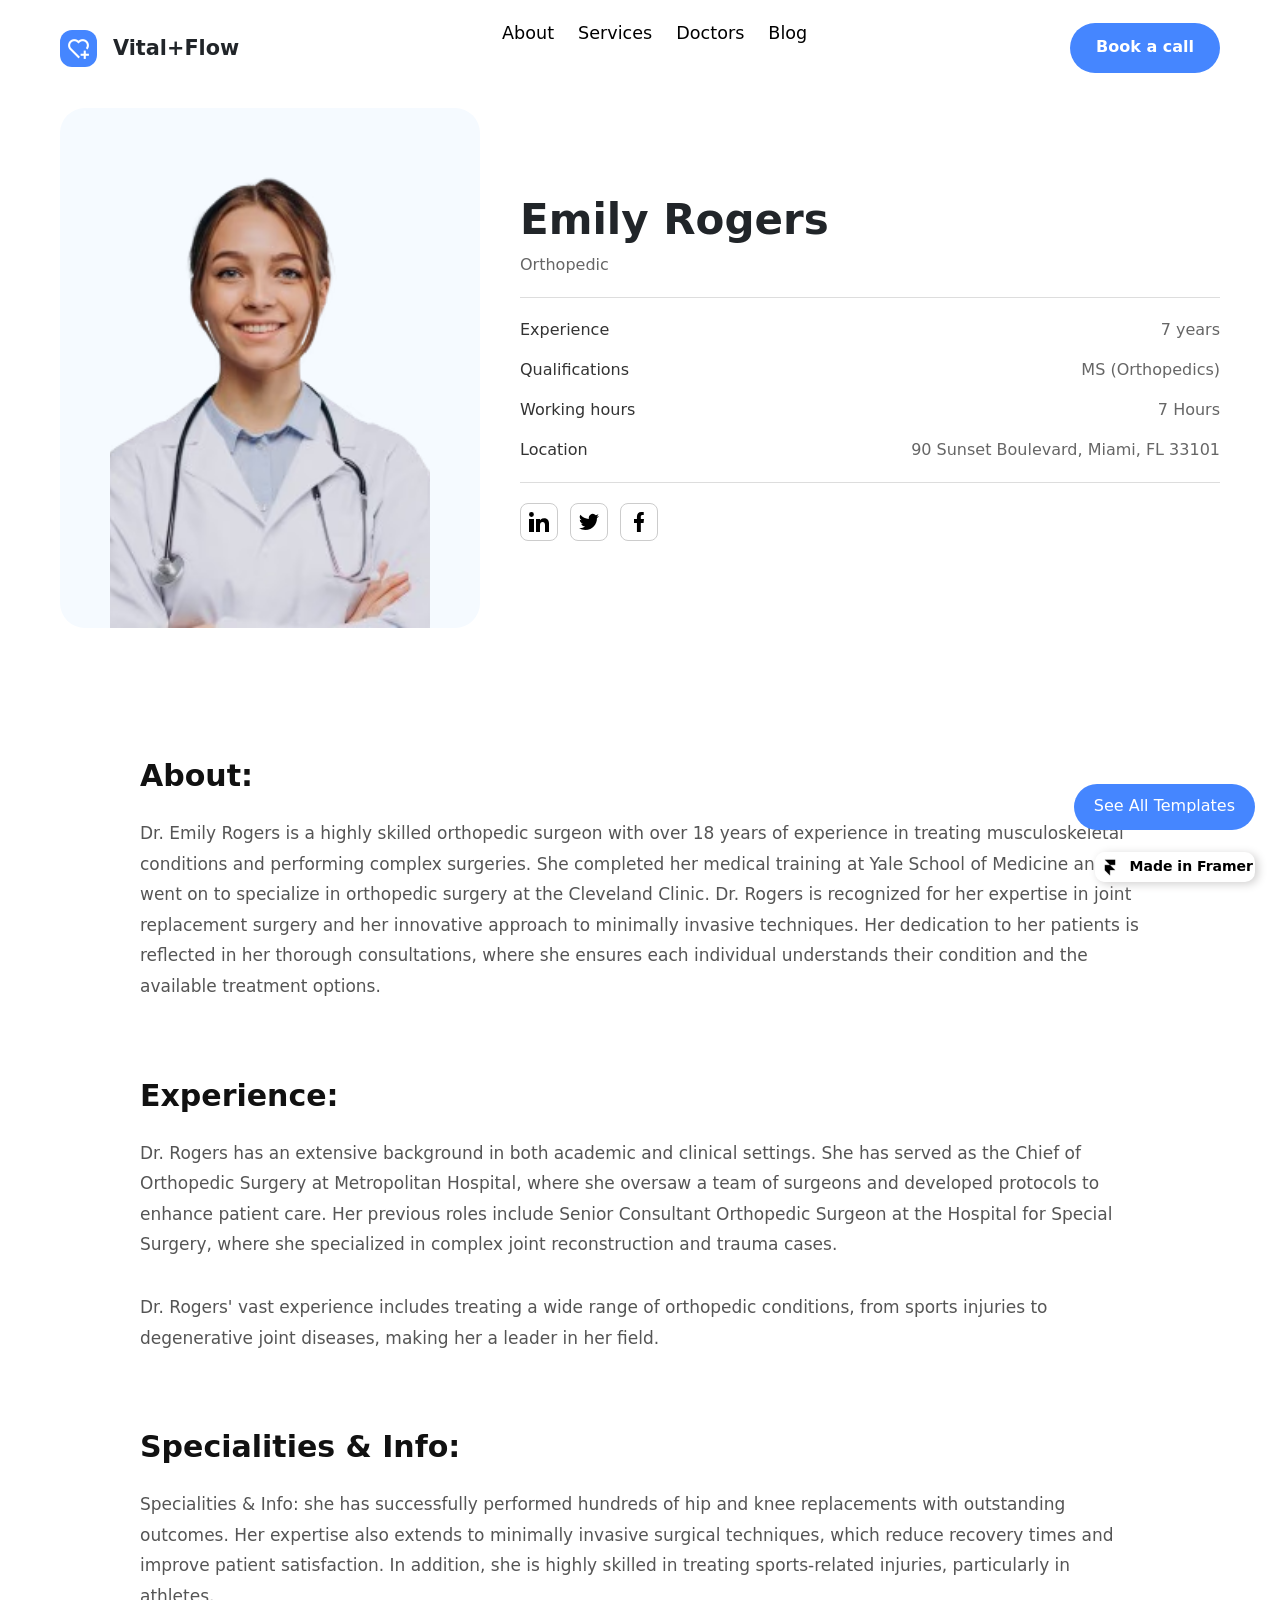
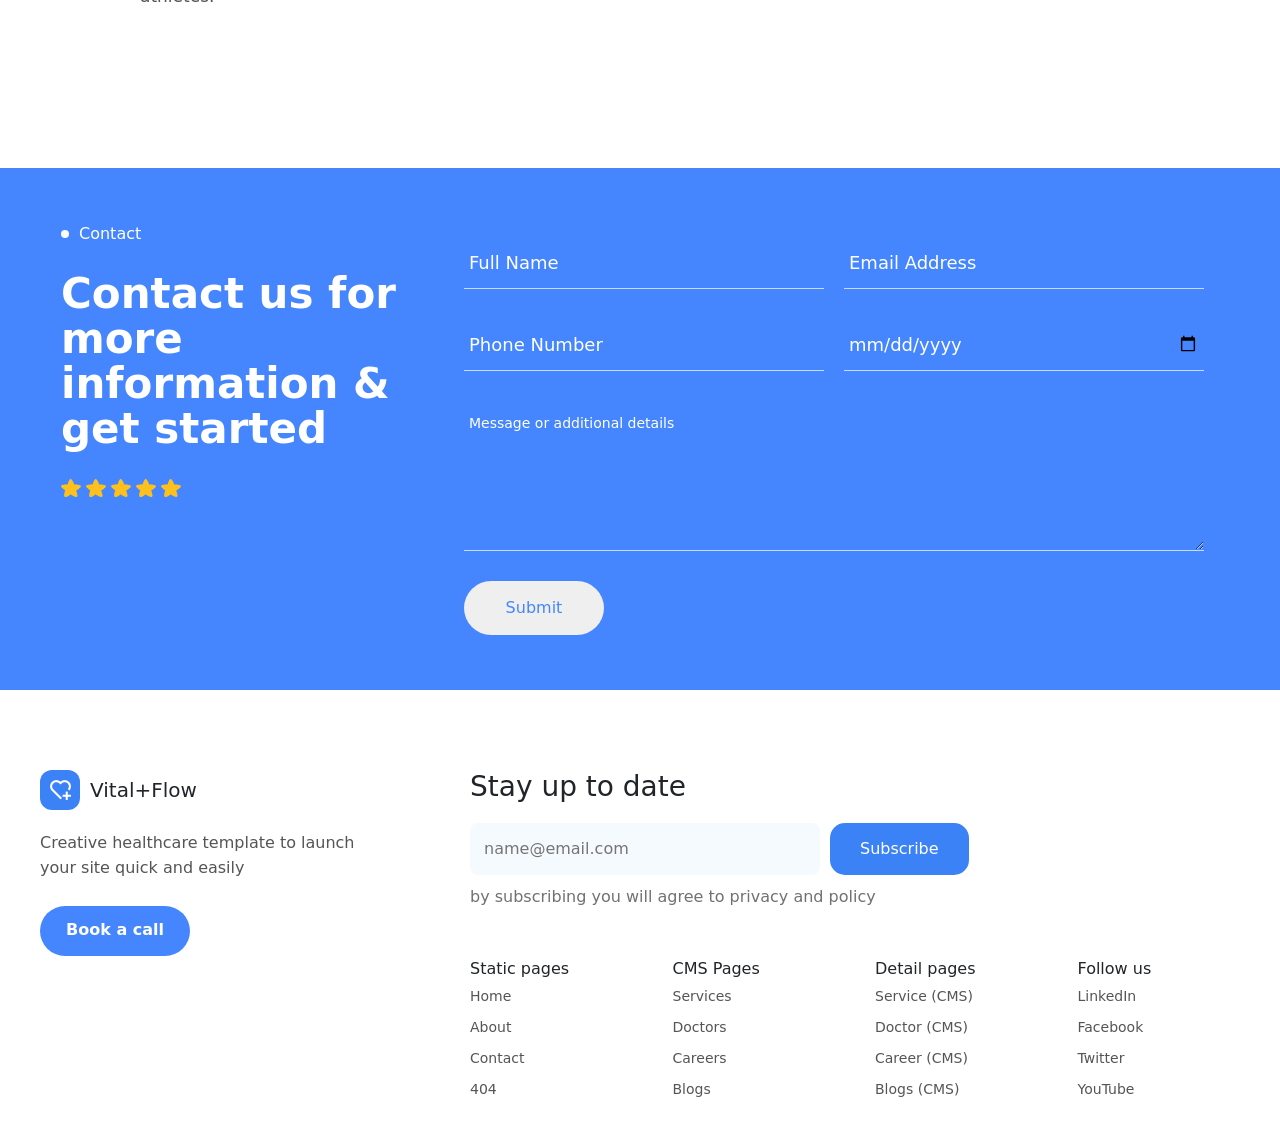
<file: emily-rogers.html>
<!doctype html>
<html lang="en">
  <head>
    <meta charset="UTF-8" />
    <meta name="viewport" content="width=device-width, initial-scale=1.0" />
    <title>Emily Rogers | Vitaflow healthcare</title>
    <link rel="stylesheet" href="app.css" />
    <link rel="stylesheet" href="./css/bootstrap.min.css" />
    <link rel="icon" type="image/x-icon" href="./images/faveIcon2.png" />
  </head>
  <body>
    <div class="nav-div" id="about-nav">
      <div class="logo">
        <span class="logo-span">
          <a href="./index.html"> <img src="images/logo.png" alt="" /></a>
        </span>
        <span class="logo-text">Vital+Flow</span>
      </div>
      <!-- end of logo div -->

      <nav class="nav" id="nav">
        <a href="./about.html">About</a>
        <a href="./services.html">Services</a>
        <a href="./doctor.html">Doctors</a>
        <a href="./blog.html">Blog</a>
      </nav>
      <a href="#contact" id="bookCall" class="bookACall">
        <span class="btn-text">
          <span>Book a call</span>
          <span>Book a call</span>
        </span>
      </a>
      <button class="menu-toggle" id="menuToggle" aria-label="Open menu">
        <span></span><span></span><span></span>
      </button>
    </div>
    <!-- end of nav bar -->
    <br /><br />

    <section class="doctor-profile-section">
      <div class="doctor-profile-wrapper">
        <div class="doctor-profile-image reveal">
          <img src="images/team-img4.png" alt="Doctor" />
        </div>

        <div class="doctor-profile-content reveal">
          <h2 class="doctor-name">Emily Rogers</h2>
          <p class="doctor-specialty">Orthopedic</p>

          <div class="doctor-divider"></div>

          <div class="doctor-details">
            <div class="doctor-row">
              <span>Experience</span>
              <span>7 years</span>
            </div>

            <div class="doctor-row">
              <span>Qualifications</span>
              <span> MS (Orthopedics)</span>
            </div>

            <div class="doctor-row">
              <span>Working hours</span>
              <span>7 Hours</span>
            </div>

            <div class="doctor-row">
              <span>Location</span>
              <span> 90 Sunset Boulevard, Miami, FL 33101</span>
            </div>
          </div>

          <div class="doctor-divider"></div>

          <div class="doctor-social reveal">
            <a href="#"><img src="images/linkedin.svg" alt="" /></a>
            <a href="#"><img src="images/twittersvg.svg" alt="" /></a>
            <a href="#"><img src="images/facebook.svg" alt="" /></a>
          </div>
        </div>
      </div>
    </section>
    <!-- end of doctor-profile-section -->

    <section class="doctor-bio-section">
      <div class="doctor-bio-wrapper">
        <div class="doctor-bio-block reveal">
          <h3 class="doctor-bio-title">About:</h3>
          <p>
            Dr. Emily Rogers is a highly skilled orthopedic surgeon with over 18
            years of experience in treating musculoskeletal conditions and
            performing complex surgeries. She completed her medical training at
            Yale School of Medicine and went on to specialize in orthopedic
            surgery at the Cleveland Clinic. Dr. Rogers is recognized for her
            expertise in joint replacement surgery and her innovative approach
            to minimally invasive techniques. Her dedication to her patients is
            reflected in her thorough consultations, where she ensures each
            individual understands their condition and the available treatment
            options.
          </p>
        </div>

        <div class="doctor-bio-block reveal">
          <h3 class="doctor-bio-title">Experience:</h3>
          <p>
            Dr. Rogers has an extensive background in both academic and clinical
            settings. She has served as the Chief of Orthopedic Surgery at
            Metropolitan Hospital, where she oversaw a team of surgeons and
            developed protocols to enhance patient care. Her previous roles
            include Senior Consultant Orthopedic Surgeon at the Hospital for
            Special Surgery, where she specialized in complex joint
            reconstruction and trauma cases.
          </p>
          <p>
            Dr. Rogers' vast experience includes treating a wide range of
            orthopedic conditions, from sports injuries to degenerative joint
            diseases, making her a leader in her field.
          </p>
        </div>

        <div class="doctor-bio-block reveal">
          <h3 class="doctor-bio-title">Specialities & Info:</h3>
          <p>
            Specialities & Info: she has successfully performed hundreds of hip
            and knee replacements with outstanding outcomes. Her expertise also
            extends to minimally invasive surgical techniques, which reduce
            recovery times and improve patient satisfaction. In addition, she is
            highly skilled in treating sports-related injuries, particularly in
            athletes.
          </p>
        </div>
      </div>
    </section>
    <!-- end doctor-bio-section -->
    <section class="contact" id="contact">
      <div class="contact-container">
        <div class="contact-text">
          <div class="contact-title">
            <div class="contact-circle"></div>
            <!-- end of contact-circle -->
            <span>Contact</span>
          </div>
          <!-- end of contact-title -->
          <h1>Contact us for more information & get started</h1>
          <img src="images/star.png" alt="" />
          <img src="images/star.png" alt="" />
          <img src="images/star.png" alt="" />
          <img src="images/star.png" alt="" />
          <img src="images/star.png" alt="" />
        </div>
        <!-- end of contact-text -->

        <div class="contact-form">
          <form action="#">
            <div class="test-form">
              <input
                type="text"
                required
                id="fullname"
                name="fullname"
                placeholder="Full Name"
              />
              <input
                type="email"
                required
                id="email"
                name="email"
                placeholder="Email Address"
              />
              <input
                type="text"
                id="phone"
                name="phone"
                placeholder="Phone Number"
              />
              <input type="date" id="date" name="date" />
            </div>
            <textarea
              name="message"
              id="text-area"
              placeholder="Message or additional details"
            ></textarea>
            <input type="submit" value="Submit" id="contact-submit" />
          </form>
        </div>
        <!-- end of contact-form -->
      </div>
      <!-- end of contact-container -->
    </section>
    <!-- end of contact section -->
    <footer class="footer">
      <div id="footer-container">
        <div class="footer-wrapper">
          <!-- LEFT SIDE -->
          <div class="footer-left">
            <div class="footer-logo">
              <div class="logo-icon"><img src="images/logo.png" alt="" /></div>
              <span>Vital+Flow</span>
            </div>

            <p class="footer-desc">
              Creative healthcare template to launch your site quick and easily
            </p>

            <a href="#contact" class="btn-primary" id="footer-bookcall">
              <span class="footer-btn-text">
                <span>Book a call</span>
                <span>Book a call</span>
              </span>
            </a>
          </div>

          <!-- RIGHT SIDE -->
          <div class="footer-right">
            <!-- Subscribe -->
            <div class="footer-subscribe">
              <h3>Stay up to date</h3>
              <div class="subscribe-box">
                <input type="email" placeholder="name@email.com" />
                <button>Subscribe</button>
              </div>
              <p class="privacy-text">
                by subscribing you will agree to privacy and policy
              </p>
            </div>

            <!-- Links -->
            <div class="footer-links">
              <div class="footer-col">
                <h4>Static pages</h4>
                <a href="index.html">Home</a>
                <a href="about.html">About</a>
                <a href="#contact">Contact</a>
                <a href="#">404</a>
              </div>

              <div class="footer-col">
                <h4>CMS Pages</h4>
                <a href="services.html">Services</a>
                <a href="doctor.html">Doctors</a>
                <a href="career1.html">Careers</a>
                <a href="blog.html">Blogs</a>
              </div>

              <div class="footer-col">
                <h4>Detail pages</h4>
                <a href="service-cms.html">Service (CMS)</a>
                <a href="Jonathan-reed.html">Doctor (CMS)</a>
                <a href="career2.html">Career (CMS)</a>
                <a href="blogs-cms.html">Blogs (CMS)</a>
              </div>

              <div class="footer-col">
                <h4>Follow us</h4>
                <a href="#">LinkedIn</a>
                <a href="#">Facebook</a>
                <a href="#">Twitter</a>
                <a href="#">YouTube</a>
              </div>
            </div>
          </div>
        </div>
      </div>
    </footer>
    <!-- end of footer -->
    <a href="" class="fixed-btn-seeAll">
      <span class="footer-btn-text">
        <span>See All Templates</span>
        <span>See All Templates</span>
      </span>
    </a>

    <button class="fixed-btn-made">
      <img src="images/stickyLogopng.png" alt="" />
      Made in Framer
    </button>

    <script src="script.js"></script>
  </body>
</html>
</file>
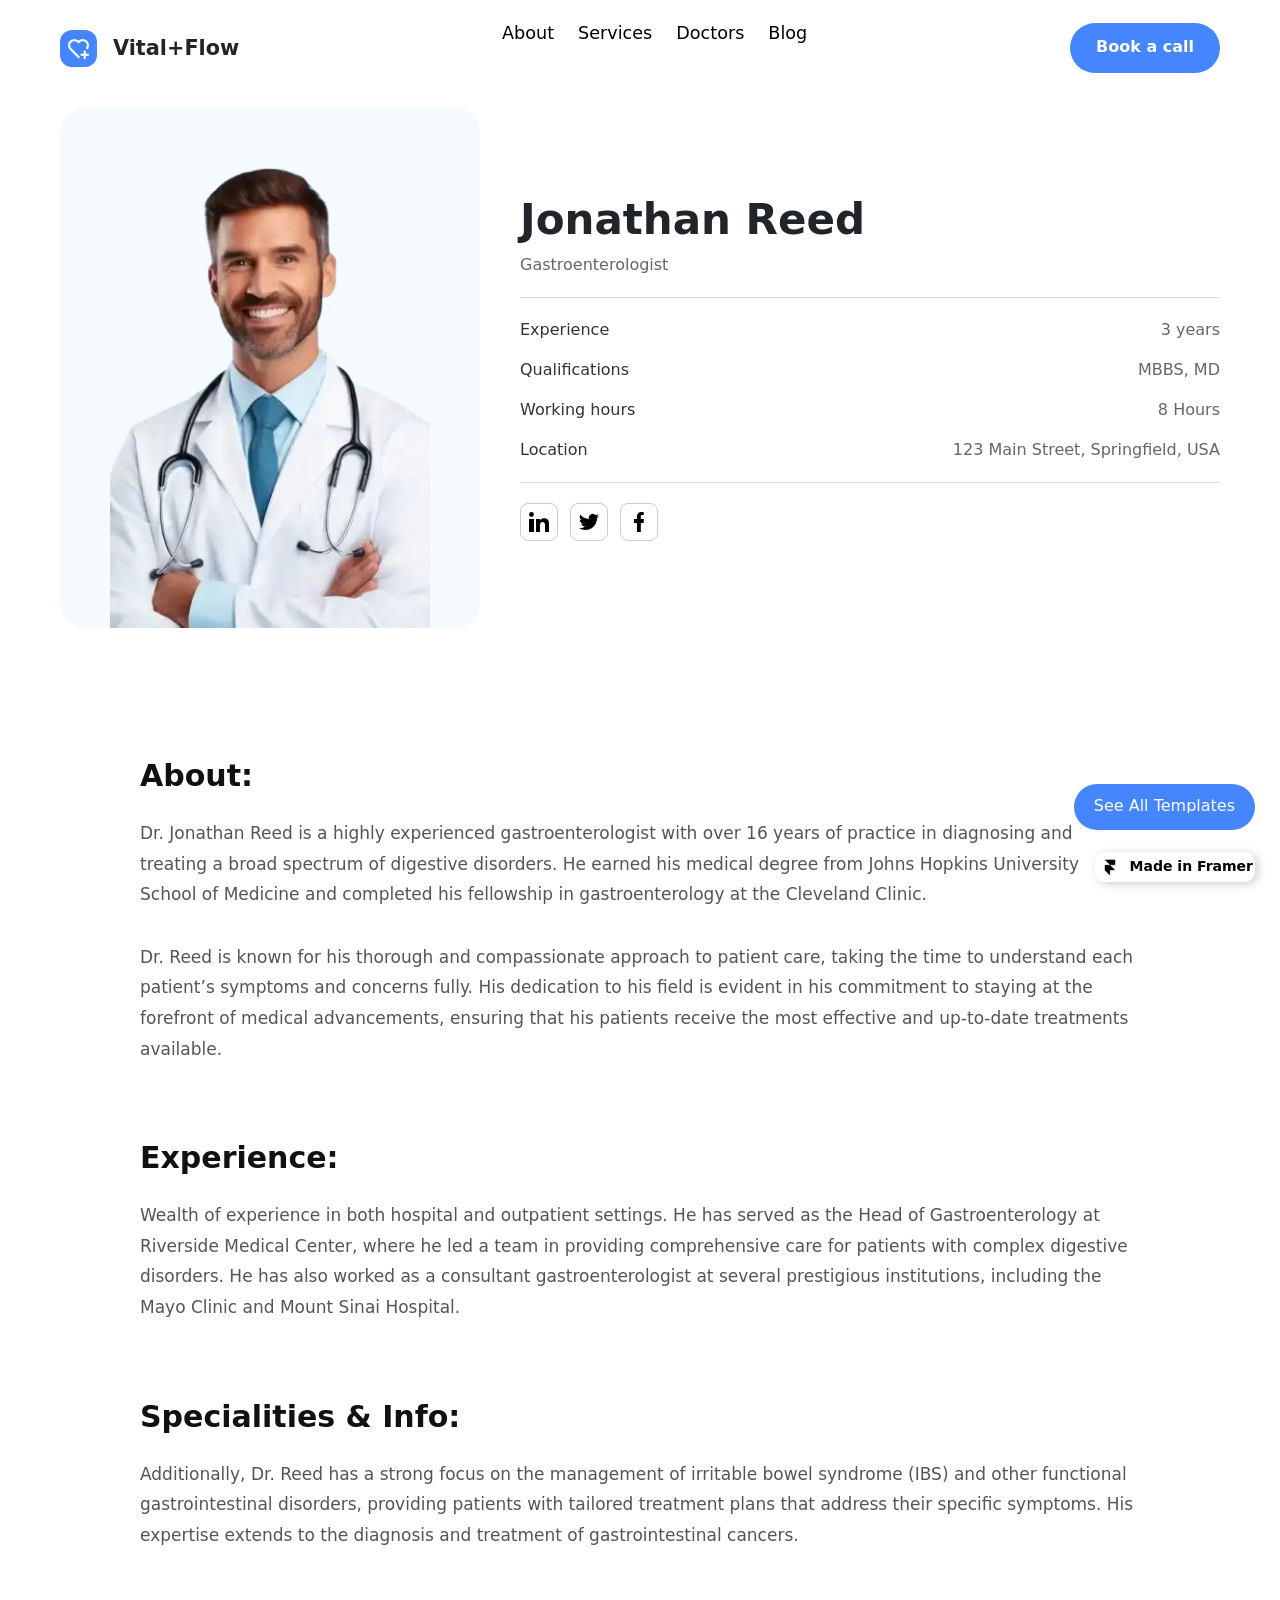
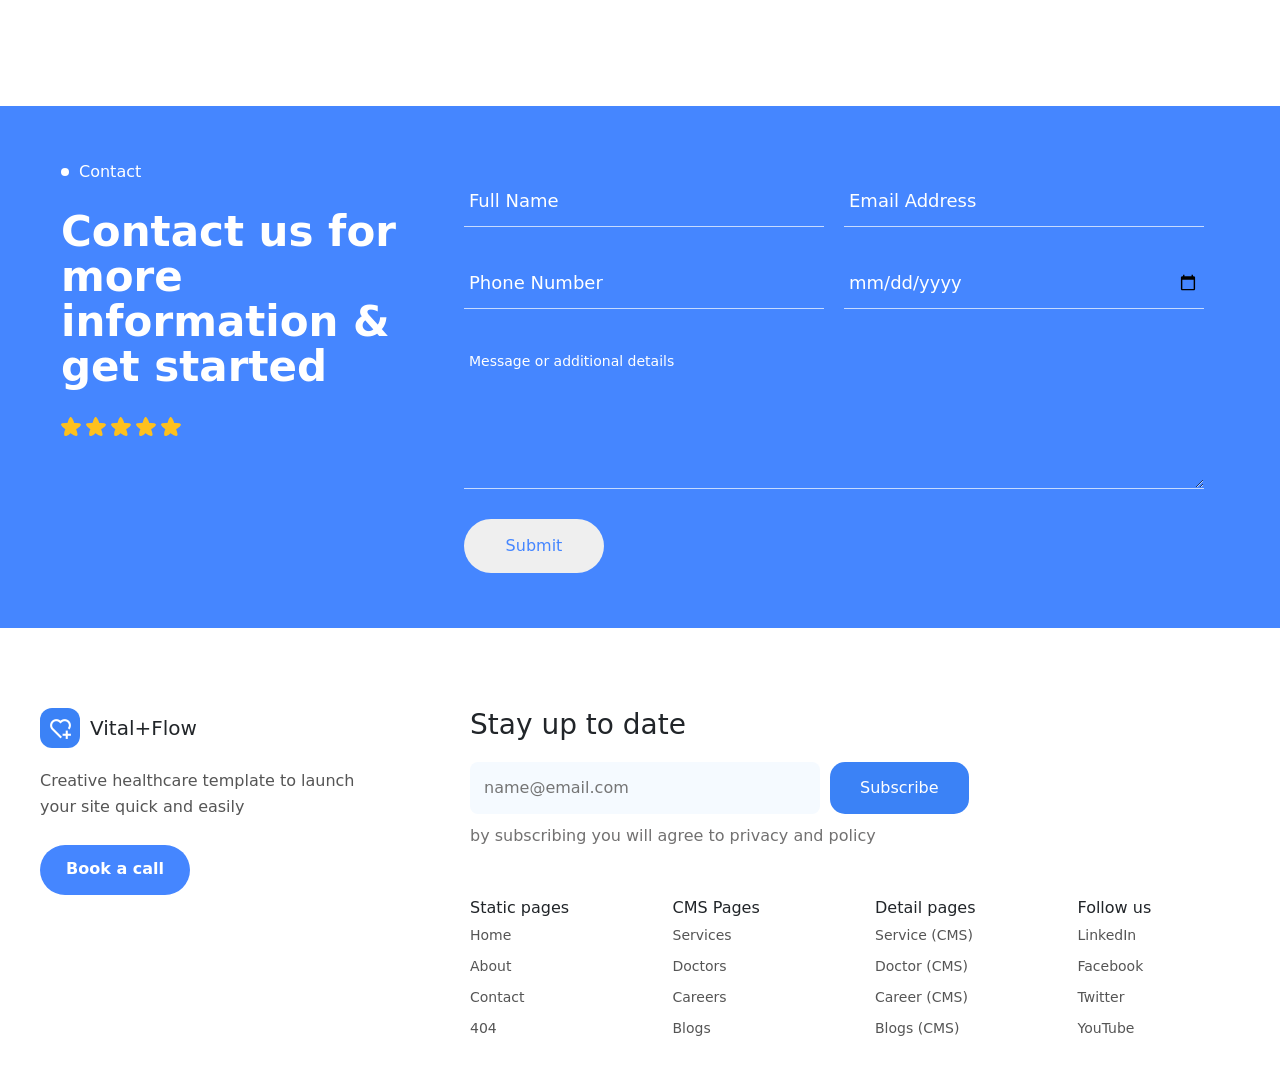
<file: Jonathan-reed.html>
<!doctype html>
<html lang="en">
  <head>
    <meta charset="UTF-8" />
    <meta name="viewport" content="width=device-width, initial-scale=1.0" />
    <title>Jonathan Reed | Vitaflow healthcare</title>
    <link rel="stylesheet" href="app.css" />
    <link rel="stylesheet" href="./css/bootstrap.min.css" />
    <link rel="icon" type="image/x-icon" href="./images/faveIcon2.png" />
  </head>
  <body>
    <div class="nav-div" id="about-nav">
      <div class="logo">
        <span class="logo-span">
          <a href="./index.html"> <img src="images/logo.png" alt="" /></a>
        </span>
        <span class="logo-text">Vital+Flow</span>
      </div>
      <!-- end of logo div -->

      <nav class="nav" id="nav">
        <a href="./about.html">About</a>
        <a href="./services.html">Services</a>
        <a href="./doctor.html">Doctors</a>
        <a href="./blog.html">Blog</a>
      </nav>
      <a href="#contact" id="bookCall" class="bookACall">
        <span class="btn-text">
          <span>Book a call</span>
          <span>Book a call</span>
        </span>
      </a>
      <button class="menu-toggle" id="menuToggle" aria-label="Open menu">
        <span></span><span></span><span></span>
      </button>
    </div>
    <!-- end of nav bar -->
    <br /><br />

    <section class="doctor-profile-section">
      <div class="doctor-profile-wrapper">
        <div class="doctor-profile-image reveal">
          <img src="images/jonathan.jpg" alt="Doctor" />
        </div>

        <div class="doctor-profile-content reveal">
          <h2 class="doctor-name">Jonathan Reed</h2>
          <p class="doctor-specialty">Gastroenterologist</p>

          <div class="doctor-divider"></div>

          <div class="doctor-details">
            <div class="doctor-row">
              <span>Experience</span>
              <span>3 years</span>
            </div>

            <div class="doctor-row">
              <span>Qualifications</span>
              <span>MBBS, MD</span>
            </div>

            <div class="doctor-row">
              <span>Working hours</span>
              <span>8 Hours</span>
            </div>

            <div class="doctor-row">
              <span>Location</span>
              <span>123 Main Street, Springfield, USA</span>
            </div>
          </div>

          <div class="doctor-divider"></div>

          <div class="doctor-social reveal">
            <a href="#"><img src="images/linkedin.svg" alt="" /></a>
            <a href="#"><img src="images/twittersvg.svg" alt="" /></a>
            <a href="#"><img src="images/facebook.svg" alt="" /></a>
          </div>
        </div>
      </div>
    </section>
    <!-- end of doctor-profile-section -->

    <section class="doctor-bio-section">
      <div class="doctor-bio-wrapper">
        <div class="doctor-bio-block reveal">
          <h3 class="doctor-bio-title">About:</h3>
          <p>
            Dr. Jonathan Reed is a highly experienced gastroenterologist with
            over 16 years of practice in diagnosing and treating a broad
            spectrum of digestive disorders. He earned his medical degree from
            Johns Hopkins University School of Medicine and completed his
            fellowship in gastroenterology at the Cleveland Clinic.
          </p>
          <p>
            Dr. Reed is known for his thorough and compassionate approach to
            patient care, taking the time to understand each patient’s symptoms
            and concerns fully. His dedication to his field is evident in his
            commitment to staying at the forefront of medical advancements,
            ensuring that his patients receive the most effective and up-to-date
            treatments available.
          </p>
        </div>

        <div class="doctor-bio-block reveal">
          <h3 class="doctor-bio-title">Experience:</h3>
          <p>
            Wealth of experience in both hospital and outpatient settings. He
            has served as the Head of Gastroenterology at Riverside Medical
            Center, where he led a team in providing comprehensive care for
            patients with complex digestive disorders. He has also worked as a
            consultant gastroenterologist at several prestigious institutions,
            including the Mayo Clinic and Mount Sinai Hospital.
          </p>
        </div>

        <div class="doctor-bio-block reveal">
          <h3 class="doctor-bio-title">Specialities & Info:</h3>
          <p>
            Additionally, Dr. Reed has a strong focus on the management of
            irritable bowel syndrome (IBS) and other functional gastrointestinal
            disorders, providing patients with tailored treatment plans that
            address their specific symptoms. His expertise extends to the
            diagnosis and treatment of gastrointestinal cancers.
          </p>
        </div>
      </div>
    </section>
    <!-- end doctor-bio-section -->
    <section class="contact" id="contact">
      <div class="contact-container">
        <div class="contact-text">
          <div class="contact-title">
            <div class="contact-circle"></div>
            <!-- end of contact-circle -->
            <span>Contact</span>
          </div>
          <!-- end of contact-title -->
          <h1>Contact us for more information & get started</h1>
          <img src="images/star.png" alt="" />
          <img src="images/star.png" alt="" />
          <img src="images/star.png" alt="" />
          <img src="images/star.png" alt="" />
          <img src="images/star.png" alt="" />
        </div>
        <!-- end of contact-text -->

        <div class="contact-form">
          <form action="#">
            <div class="test-form">
              <input
                type="text"
                required
                id="fullname"
                name="fullname"
                placeholder="Full Name"
              />
              <input
                type="email"
                required
                id="email"
                name="email"
                placeholder="Email Address"
              />
              <input
                type="text"
                id="phone"
                name="phone"
                placeholder="Phone Number"
              />
              <input type="date" id="date" name="date" />
            </div>
            <textarea
              name="message"
              id="text-area"
              placeholder="Message or additional details"
            ></textarea>
            <input type="submit" value="Submit" id="contact-submit" />
          </form>
        </div>
        <!-- end of contact-form -->
      </div>
      <!-- end of contact-container -->
    </section>
    <!-- end of contact section -->
    <footer class="footer">
      <div id="footer-container">
        <div class="footer-wrapper">
          <!-- LEFT SIDE -->
          <div class="footer-left">
            <div class="footer-logo">
              <div class="logo-icon"><img src="images/logo.png" alt="" /></div>
              <span>Vital+Flow</span>
            </div>

            <p class="footer-desc">
              Creative healthcare template to launch your site quick and easily
            </p>

            <a href="#contact" class="btn-primary" id="footer-bookcall">
              <span class="footer-btn-text">
                <span>Book a call</span>
                <span>Book a call</span>
              </span>
            </a>
          </div>

          <!-- RIGHT SIDE -->
          <div class="footer-right">
            <!-- Subscribe -->
            <div class="footer-subscribe">
              <h3>Stay up to date</h3>
              <div class="subscribe-box">
                <input type="email" placeholder="name@email.com" />
                <button>Subscribe</button>
              </div>
              <p class="privacy-text">
                by subscribing you will agree to privacy and policy
              </p>
            </div>

            <!-- Links -->
            <div class="footer-links">
              <div class="footer-col">
                <h4>Static pages</h4>
                <a href="index.html">Home</a>
                <a href="about.html">About</a>
                <a href="#contact">Contact</a>
                <a href="#">404</a>
              </div>

              <div class="footer-col">
                <h4>CMS Pages</h4>
                <a href="services.html">Services</a>
                <a href="doctor.html">Doctors</a>
                <a href="career1.html">Careers</a>
                <a href="blog.html">Blogs</a>
              </div>

              <div class="footer-col">
                <h4>Detail pages</h4>
                <a href="service-cms.html">Service (CMS)</a>
                <a href="Jonathan-reed.html">Doctor (CMS)</a>
                <a href="career2.html">Career (CMS)</a>
                <a href="blogs-cms.html">Blogs (CMS)</a>
              </div>

              <div class="footer-col">
                <h4>Follow us</h4>
                <a href="#">LinkedIn</a>
                <a href="#">Facebook</a>
                <a href="#">Twitter</a>
                <a href="#">YouTube</a>
              </div>
            </div>
          </div>
        </div>
      </div>
    </footer>
    <!-- end of footer -->

    <a href="" class="fixed-btn-seeAll">
      <span class="footer-btn-text">
        <span>See All Templates</span>
        <span>See All Templates</span>
      </span>
    </a>

    <button class="fixed-btn-made">
      <img src="images/stickyLogopng.png" alt="" />
      Made in Framer
    </button>

    <script src="script.js"></script>
  </body>
</html>
</file>
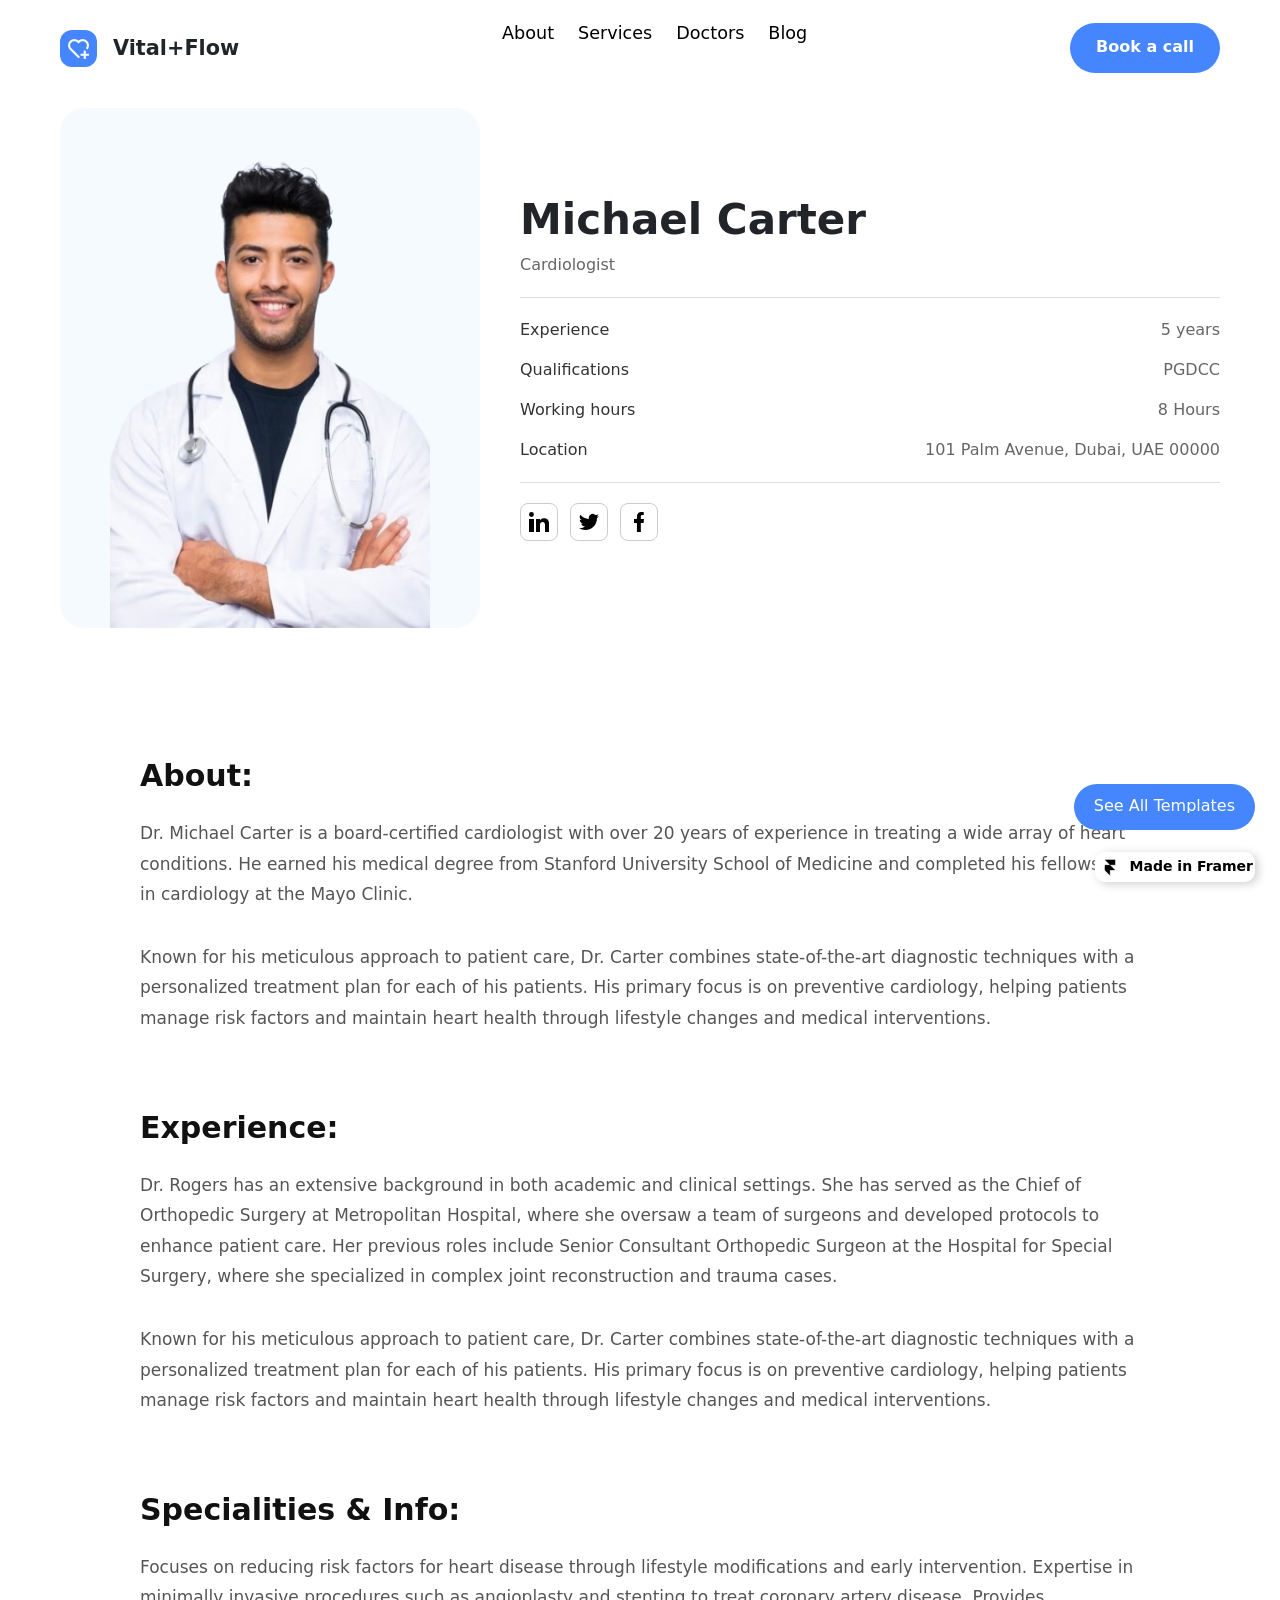
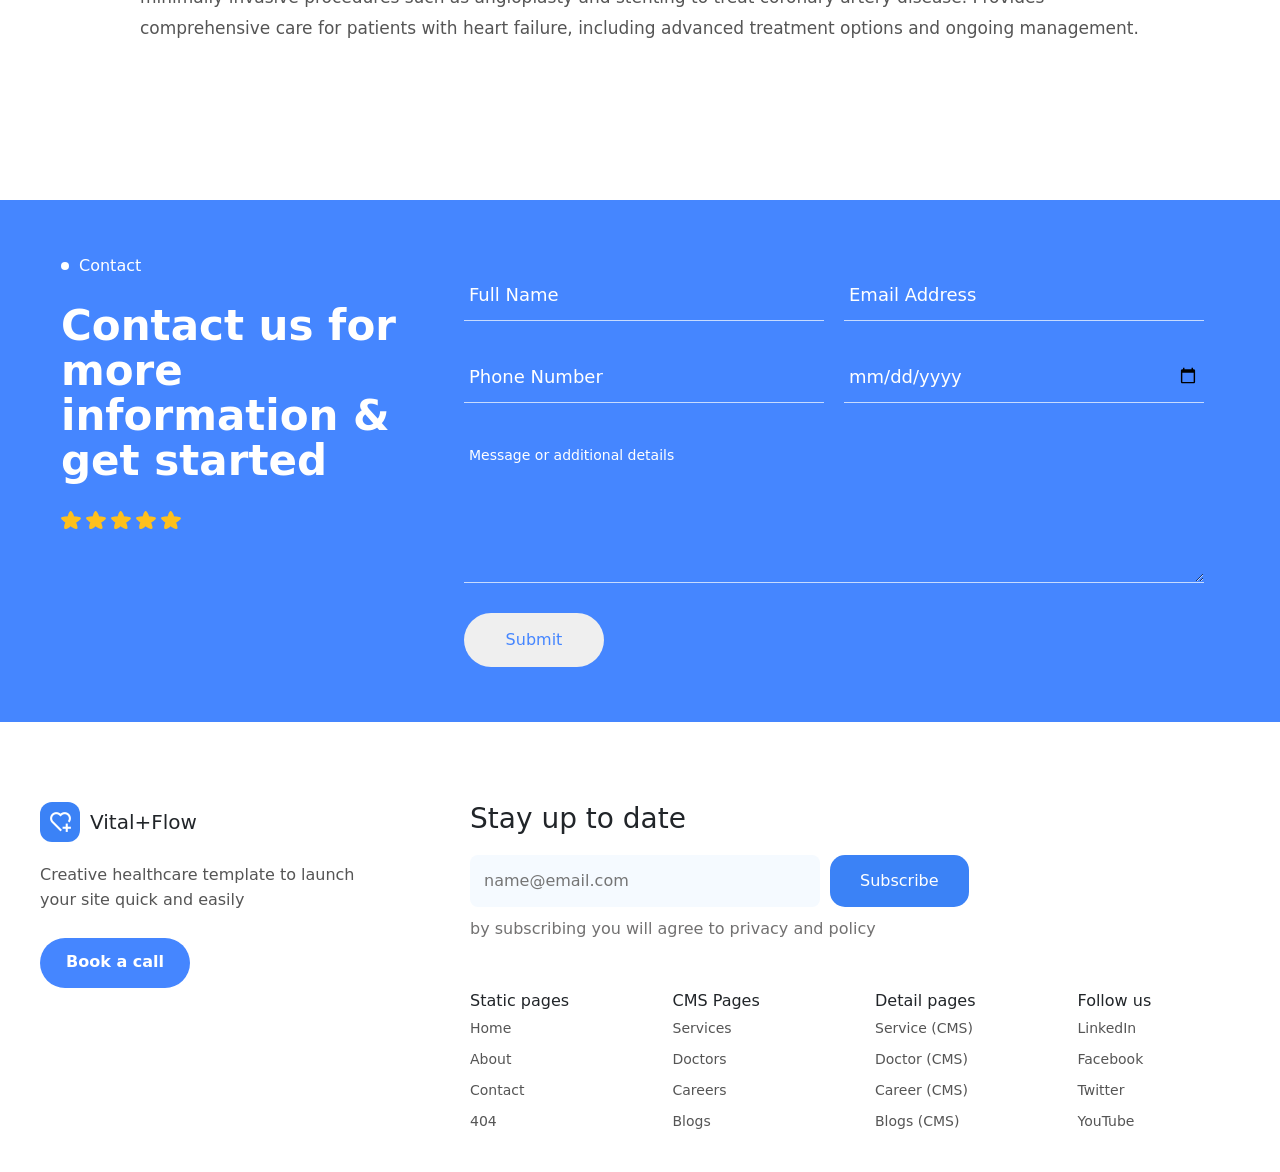
<file: michael-carter.html>
<!doctype html>
<html lang="en">
  <head>
    <meta charset="UTF-8" />
    <meta name="viewport" content="width=device-width, initial-scale=1.0" />
    <title>Michael Carter | Vitaflow healthcare</title>
    <link rel="stylesheet" href="app.css" />
    <link rel="stylesheet" href="./css/bootstrap.min.css" />
    <link rel="icon" type="image/x-icon" href="./images/faveIcon2.png" />
  </head>
  <body>
    <div class="nav-div" id="about-nav">
      <div class="logo">
        <span class="logo-span">
          <a href="./index.html"> <img src="images/logo.png" alt="" /></a>
        </span>
        <span class="logo-text">Vital+Flow</span>
      </div>
      <!-- end of logo div -->

      <nav class="nav" id="nav">
        <a href="./about.html">About</a>
        <a href="./services.html">Services</a>
        <a href="./doctor.html">Doctors</a>
        <a href="./blog.html">Blog</a>
      </nav>
      <a href="#contact" id="bookCall" class="bookACall">
        <span class="btn-text">
          <span>Book a call</span>
          <span>Book a call</span>
        </span>
      </a>
      <button class="menu-toggle" id="menuToggle" aria-label="Open menu">
        <span></span><span></span><span></span>
      </button>
    </div>
    <!-- end of nav bar -->
    <br /><br />

    <section class="doctor-profile-section">
      <div class="doctor-profile-wrapper">
        <div class="doctor-profile-image reveal">
          <img src="images/team-img5.png" alt="Doctor" />
        </div>

        <div class="doctor-profile-content reveal">
          <h2 class="doctor-name">Michael Carter</h2>
          <p class="doctor-specialty">Cardiologist</p>

          <div class="doctor-divider"></div>

          <div class="doctor-details">
            <div class="doctor-row">
              <span>Experience</span>
              <span>5 years</span>
            </div>

            <div class="doctor-row">
              <span>Qualifications</span>
              <span> PGDCC</span>
            </div>

            <div class="doctor-row">
              <span>Working hours</span>
              <span>8 Hours</span>
            </div>

            <div class="doctor-row">
              <span>Location</span>
              <span> 101 Palm Avenue, Dubai, UAE 00000</span>
            </div>
          </div>

          <div class="doctor-divider"></div>

          <div class="doctor-social reveal">
            <a href="#"><img src="images/linkedin.svg" alt="" /></a>
            <a href="#"><img src="images/twittersvg.svg" alt="" /></a>
            <a href="#"><img src="images/facebook.svg" alt="" /></a>
          </div>
        </div>
      </div>
    </section>
    <!-- end of doctor-profile-section -->

    <section class="doctor-bio-section">
      <div class="doctor-bio-wrapper">
        <div class="doctor-bio-block reveal">
          <h3 class="doctor-bio-title">About:</h3>
          <p>
            Dr. Michael Carter is a board-certified cardiologist with over 20
            years of experience in treating a wide array of heart conditions. He
            earned his medical degree from Stanford University School of
            Medicine and completed his fellowship in cardiology at the Mayo
            Clinic.
          </p>
          <p>
            Known for his meticulous approach to patient care, Dr. Carter
            combines state-of-the-art diagnostic techniques with a personalized
            treatment plan for each of his patients. His primary focus is on
            preventive cardiology, helping patients manage risk factors and
            maintain heart health through lifestyle changes and medical
            interventions.
          </p>
        </div>

        <div class="doctor-bio-block reveal">
          <h3 class="doctor-bio-title">Experience:</h3>
          <p>
            Dr. Rogers has an extensive background in both academic and clinical
            settings. She has served as the Chief of Orthopedic Surgery at
            Metropolitan Hospital, where she oversaw a team of surgeons and
            developed protocols to enhance patient care. Her previous roles
            include Senior Consultant Orthopedic Surgeon at the Hospital for
            Special Surgery, where she specialized in complex joint
            reconstruction and trauma cases.
          </p>
          <p>
            Known for his meticulous approach to patient care, Dr. Carter
            combines state-of-the-art diagnostic techniques with a personalized
            treatment plan for each of his patients. His primary focus is on
            preventive cardiology, helping patients manage risk factors and
            maintain heart health through lifestyle changes and medical
            interventions.
          </p>
        </div>

        <div class="doctor-bio-block reveal">
          <h3 class="doctor-bio-title">Specialities & Info:</h3>

          <p>
            Focuses on reducing risk factors for heart disease through lifestyle
            modifications and early intervention. Expertise in minimally
            invasive procedures such as angioplasty and stenting to treat
            coronary artery disease. Provides comprehensive care for patients
            with heart failure, including advanced treatment options and ongoing
            management.
          </p>
        </div>
      </div>
    </section>
    <!-- end doctor-bio-section -->
    <section class="contact" id="contact">
      <div class="contact-container">
        <div class="contact-text">
          <div class="contact-title">
            <div class="contact-circle"></div>
            <!-- end of contact-circle -->
            <span>Contact</span>
          </div>
          <!-- end of contact-title -->
          <h1>Contact us for more information & get started</h1>
          <img src="images/star.png" alt="" />
          <img src="images/star.png" alt="" />
          <img src="images/star.png" alt="" />
          <img src="images/star.png" alt="" />
          <img src="images/star.png" alt="" />
        </div>
        <!-- end of contact-text -->

        <div class="contact-form">
          <form action="#">
            <div class="test-form">
              <input
                type="text"
                required
                id="fullname"
                name="fullname"
                placeholder="Full Name"
              />
              <input
                type="email"
                required
                id="email"
                name="email"
                placeholder="Email Address"
              />
              <input
                type="text"
                id="phone"
                name="phone"
                placeholder="Phone Number"
              />
              <input type="date" id="date" name="date" />
            </div>
            <textarea
              name="message"
              id="text-area"
              placeholder="Message or additional details"
            ></textarea>
            <input type="submit" value="Submit" id="contact-submit" />
          </form>
        </div>
        <!-- end of contact-form -->
      </div>
      <!-- end of contact-container -->
    </section>
    <!-- end of contact section -->
    <footer class="footer">
      <div id="footer-container">
        <div class="footer-wrapper">
          <!-- LEFT SIDE -->
          <div class="footer-left">
            <div class="footer-logo">
              <div class="logo-icon"><img src="images/logo.png" alt="" /></div>
              <span>Vital+Flow</span>
            </div>

            <p class="footer-desc">
              Creative healthcare template to launch your site quick and easily
            </p>

            <a href="#contact" class="btn-primary" id="footer-bookcall">
              <span class="footer-btn-text">
                <span>Book a call</span>
                <span>Book a call</span>
              </span>
            </a>
          </div>

          <!-- RIGHT SIDE -->
          <div class="footer-right">
            <!-- Subscribe -->
            <div class="footer-subscribe">
              <h3>Stay up to date</h3>
              <div class="subscribe-box">
                <input type="email" placeholder="name@email.com" />
                <button>Subscribe</button>
              </div>
              <p class="privacy-text">
                by subscribing you will agree to privacy and policy
              </p>
            </div>

            <!-- Links -->
            <div class="footer-links">
              <div class="footer-col">
                <h4>Static pages</h4>
                <a href="index.html">Home</a>
                <a href="about.html">About</a>
                <a href="#contact">Contact</a>
                <a href="#">404</a>
              </div>

              <div class="footer-col">
                <h4>CMS Pages</h4>
                <a href="services.html">Services</a>
                <a href="doctor.html">Doctors</a>
                <a href="career1.html">Careers</a>
                <a href="blog.html">Blogs</a>
              </div>

              <div class="footer-col">
                <h4>Detail pages</h4>
                <a href="service-cms.html">Service (CMS)</a>
                <a href="Jonathan-reed.html">Doctor (CMS)</a>
                <a href="career2.html">Career (CMS)</a>
                <a href="blogs-cms.html">Blogs (CMS)</a>
              </div>

              <div class="footer-col">
                <h4>Follow us</h4>
                <a href="#">LinkedIn</a>
                <a href="#">Facebook</a>
                <a href="#">Twitter</a>
                <a href="#">YouTube</a>
              </div>
            </div>
          </div>
        </div>
      </div>
    </footer>
    <!-- end of footer -->

    <a href="" class="fixed-btn-seeAll">
      <span class="footer-btn-text">
        <span>See All Templates</span>
        <span>See All Templates</span>
      </span>
    </a>

    <button class="fixed-btn-made">
      <img src="images/stickyLogopng.png" alt="" />
      Made in Framer
    </button>

    <script src="script.js"></script>
  </body>
</html>
</file>
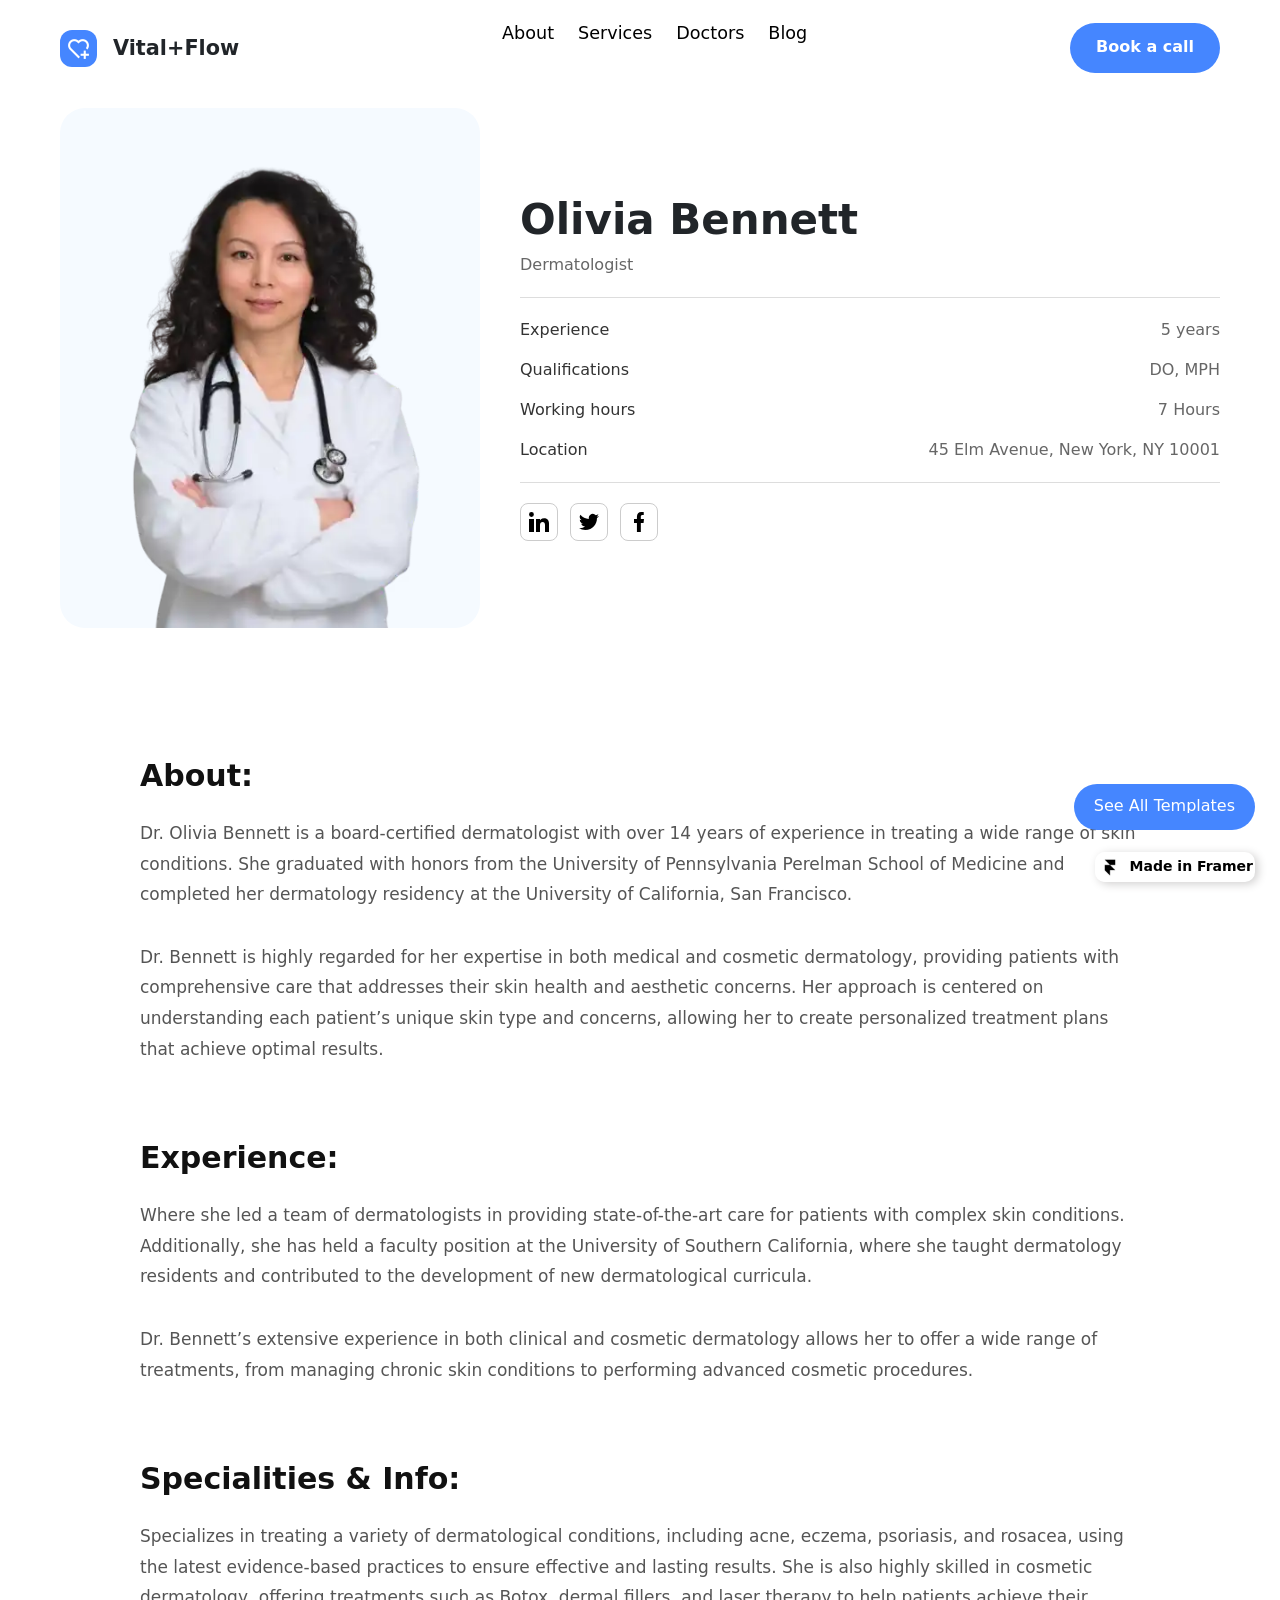
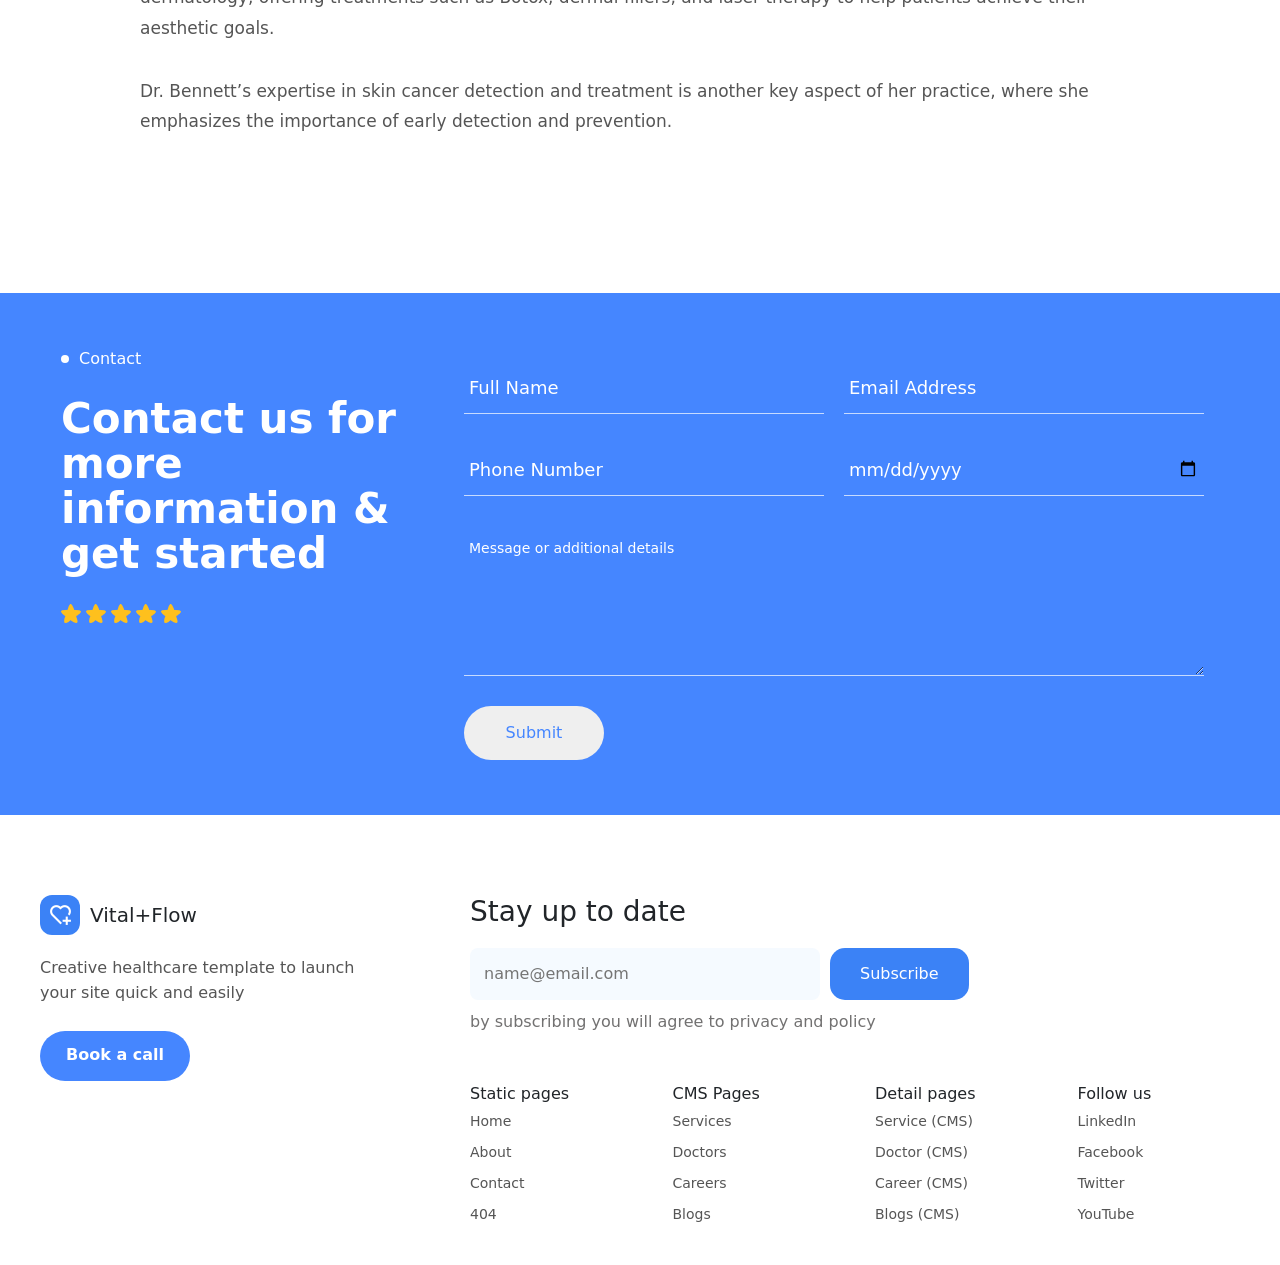
<file: olivia-bennett.html>
<!doctype html>
<html lang="en">
  <head>
    <meta charset="UTF-8" />
    <meta name="viewport" content="width=device-width, initial-scale=1.0" />
    <title>Olivia Bennett | Vitaflow healthcare</title>
    <link rel="stylesheet" href="app.css" />
    <link rel="stylesheet" href="./css/bootstrap.min.css" />
    <link rel="icon" type="image/x-icon" href="./images/faveIcon2.png" />
  </head>
  <body>
    <div class="nav-div" id="about-nav">
      <div class="logo">
        <span class="logo-span">
          <a href="./index.html"> <img src="images/logo.png" alt="" /></a>
        </span>
        <span class="logo-text">Vital+Flow</span>
      </div>
      <!-- end of logo div -->

      <nav class="nav" id="nav">
        <a href="./about.html">About</a>
        <a href="./services.html">Services</a>
        <a href="./doctor.html">Doctors</a>
        <a href="./blog.html">Blog</a>
      </nav>
      <a href="#contact" id="bookCall" class="bookACall">
        <span class="btn-text">
          <span>Book a call</span>
          <span>Book a call</span>
        </span>
      </a>
      <button class="menu-toggle" id="menuToggle" aria-label="Open menu">
        <span></span><span></span><span></span>
      </button>
    </div>
    <!-- end of nav bar -->
    <br /><br />

    <section class="doctor-profile-section">
      <div class="doctor-profile-wrapper">
        <div class="doctor-profile-image reveal">
          <img src="images/ovlivia.jpg" alt="Doctor" />
        </div>

        <div class="doctor-profile-content reveal">
          <h2 class="doctor-name">Olivia Bennett</h2>
          <p class="doctor-specialty">Dermatologist</p>

          <div class="doctor-divider"></div>

          <div class="doctor-details">
            <div class="doctor-row">
              <span>Experience</span>
              <span>5 years</span>
            </div>

            <div class="doctor-row">
              <span>Qualifications</span>
              <span> DO, MPH</span>
            </div>

            <div class="doctor-row">
              <span>Working hours</span>
              <span>7 Hours</span>
            </div>

            <div class="doctor-row">
              <span>Location</span>
              <span> 45 Elm Avenue, New York, NY 10001</span>
            </div>
          </div>

          <div class="doctor-divider"></div>

          <div class="doctor-social reveal">
            <a href="#"><img src="images/linkedin.svg" alt="" /></a>
            <a href="#"><img src="images/twittersvg.svg" alt="" /></a>
            <a href="#"><img src="images/facebook.svg" alt="" /></a>
          </div>
        </div>
      </div>
    </section>
    <!-- end of doctor-profile-section -->

    <section class="doctor-bio-section">
      <div class="doctor-bio-wrapper">
        <div class="doctor-bio-block reveal">
          <h3 class="doctor-bio-title">About:</h3>
          <p>
            Dr. Olivia Bennett is a board-certified dermatologist with over 14
            years of experience in treating a wide range of skin conditions. She
            graduated with honors from the University of Pennsylvania Perelman
            School of Medicine and completed her dermatology residency at the
            University of California, San Francisco.
          </p>
          <p>
            Dr. Bennett is highly regarded for her expertise in both medical and
            cosmetic dermatology, providing patients with comprehensive care
            that addresses their skin health and aesthetic concerns. Her
            approach is centered on understanding each patient’s unique skin
            type and concerns, allowing her to create personalized treatment
            plans that achieve optimal results.
          </p>
        </div>

        <div class="doctor-bio-block reveal">
          <h3 class="doctor-bio-title">Experience:</h3>
          <p>
            Where she led a team of dermatologists in providing state-of-the-art
            care for patients with complex skin conditions. Additionally, she
            has held a faculty position at the University of Southern
            California, where she taught dermatology residents and contributed
            to the development of new dermatological curricula.
          </p>
          <p>
            Dr. Bennett’s extensive experience in both clinical and cosmetic
            dermatology allows her to offer a wide range of treatments, from
            managing chronic skin conditions to performing advanced cosmetic
            procedures.
          </p>
        </div>

        <div class="doctor-bio-block reveal">
          <h3 class="doctor-bio-title">Specialities & Info:</h3>
          <p>
            Specializes in treating a variety of dermatological conditions,
            including acne, eczema, psoriasis, and rosacea, using the latest
            evidence-based practices to ensure effective and lasting results.
            She is also highly skilled in cosmetic dermatology, offering
            treatments such as Botox, dermal fillers, and laser therapy to help
            patients achieve their aesthetic goals.
          </p>
          <p>
            Dr. Bennett’s expertise in skin cancer detection and treatment is
            another key aspect of her practice, where she emphasizes the
            importance of early detection and prevention.
          </p>
        </div>
      </div>
    </section>
    <!-- end doctor-bio-section -->
    <section class="contact" id="contact">
      <div class="contact-container">
        <div class="contact-text">
          <div class="contact-title">
            <div class="contact-circle"></div>
            <!-- end of contact-circle -->
            <span>Contact</span>
          </div>
          <!-- end of contact-title -->
          <h1>Contact us for more information & get started</h1>
          <img src="images/star.png" alt="" />
          <img src="images/star.png" alt="" />
          <img src="images/star.png" alt="" />
          <img src="images/star.png" alt="" />
          <img src="images/star.png" alt="" />
        </div>
        <!-- end of contact-text -->

        <div class="contact-form">
          <form action="#">
            <div class="test-form">
              <input
                type="text"
                required
                id="fullname"
                name="fullname"
                placeholder="Full Name"
              />
              <input
                type="email"
                required
                id="email"
                name="email"
                placeholder="Email Address"
              />
              <input
                type="text"
                id="phone"
                name="phone"
                placeholder="Phone Number"
              />
              <input type="date" id="date" name="date" />
            </div>
            <textarea
              name="message"
              id="text-area"
              placeholder="Message or additional details"
            ></textarea>
            <input type="submit" value="Submit" id="contact-submit" />
          </form>
        </div>
        <!-- end of contact-form -->
      </div>
      <!-- end of contact-container -->
    </section>
    <!-- end of contact section -->
    <footer class="footer">
      <div id="footer-container">
        <div class="footer-wrapper">
          <!-- LEFT SIDE -->
          <div class="footer-left">
            <div class="footer-logo">
              <div class="logo-icon"><img src="images/logo.png" alt="" /></div>
              <span>Vital+Flow</span>
            </div>

            <p class="footer-desc">
              Creative healthcare template to launch your site quick and easily
            </p>

            <a href="#contact" class="btn-primary" id="footer-bookcall">
              <span class="footer-btn-text">
                <span>Book a call</span>
                <span>Book a call</span>
              </span>
            </a>
          </div>

          <!-- RIGHT SIDE -->
          <div class="footer-right">
            <!-- Subscribe -->
            <div class="footer-subscribe">
              <h3>Stay up to date</h3>
              <div class="subscribe-box">
                <input type="email" placeholder="name@email.com" />
                <button>Subscribe</button>
              </div>
              <p class="privacy-text">
                by subscribing you will agree to privacy and policy
              </p>
            </div>

            <!-- Links -->
            <div class="footer-links">
              <div class="footer-col">
                <h4>Static pages</h4>
                <a href="index.html">Home</a>
                <a href="about.html">About</a>
                <a href="#contact">Contact</a>
                <a href="#">404</a>
              </div>

              <div class="footer-col">
                <h4>CMS Pages</h4>
                <a href="services.html">Services</a>
                <a href="doctor.html">Doctors</a>
                <a href="career1.html">Careers</a>
                <a href="blog.html">Blogs</a>
              </div>

              <div class="footer-col">
                <h4>Detail pages</h4>
                <a href="service-cms.html">Service (CMS)</a>
                <a href="Jonathan-reed.html">Doctor (CMS)</a>
                <a href="career2.html">Career (CMS)</a>
                <a href="blogs-cms.html">Blogs (CMS)</a>
              </div>

              <div class="footer-col">
                <h4>Follow us</h4>
                <a href="#">LinkedIn</a>
                <a href="#">Facebook</a>
                <a href="#">Twitter</a>
                <a href="#">YouTube</a>
              </div>
            </div>
          </div>
        </div>
      </div>
    </footer>
    <!-- end of footer -->

    <a href="" class="fixed-btn-seeAll">
      <span class="footer-btn-text">
        <span>See All Templates</span>
        <span>See All Templates</span>
      </span>
    </a>

    <button class="fixed-btn-made">
      <img src="images/stickyLogopng.png" alt="" />
      Made in Framer
    </button>

    <script src="script.js"></script>
  </body>
</html>
</file>
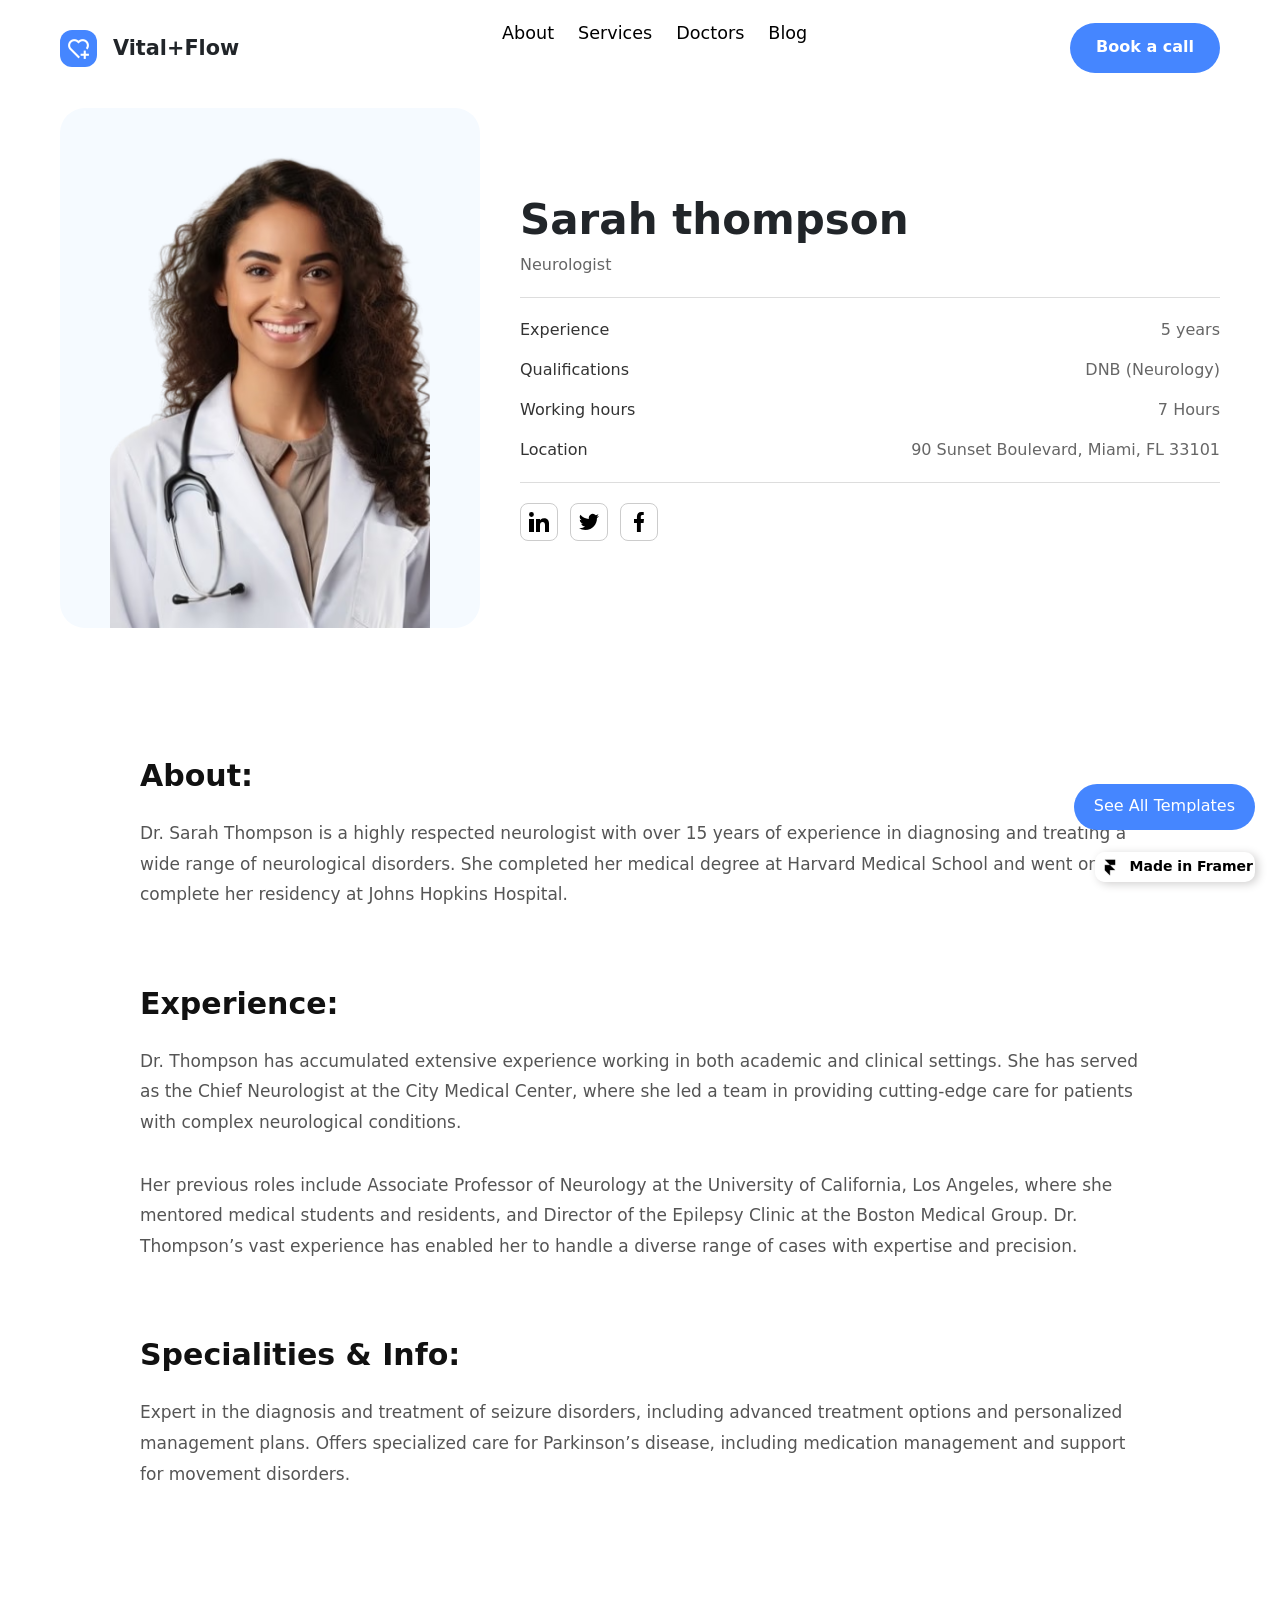
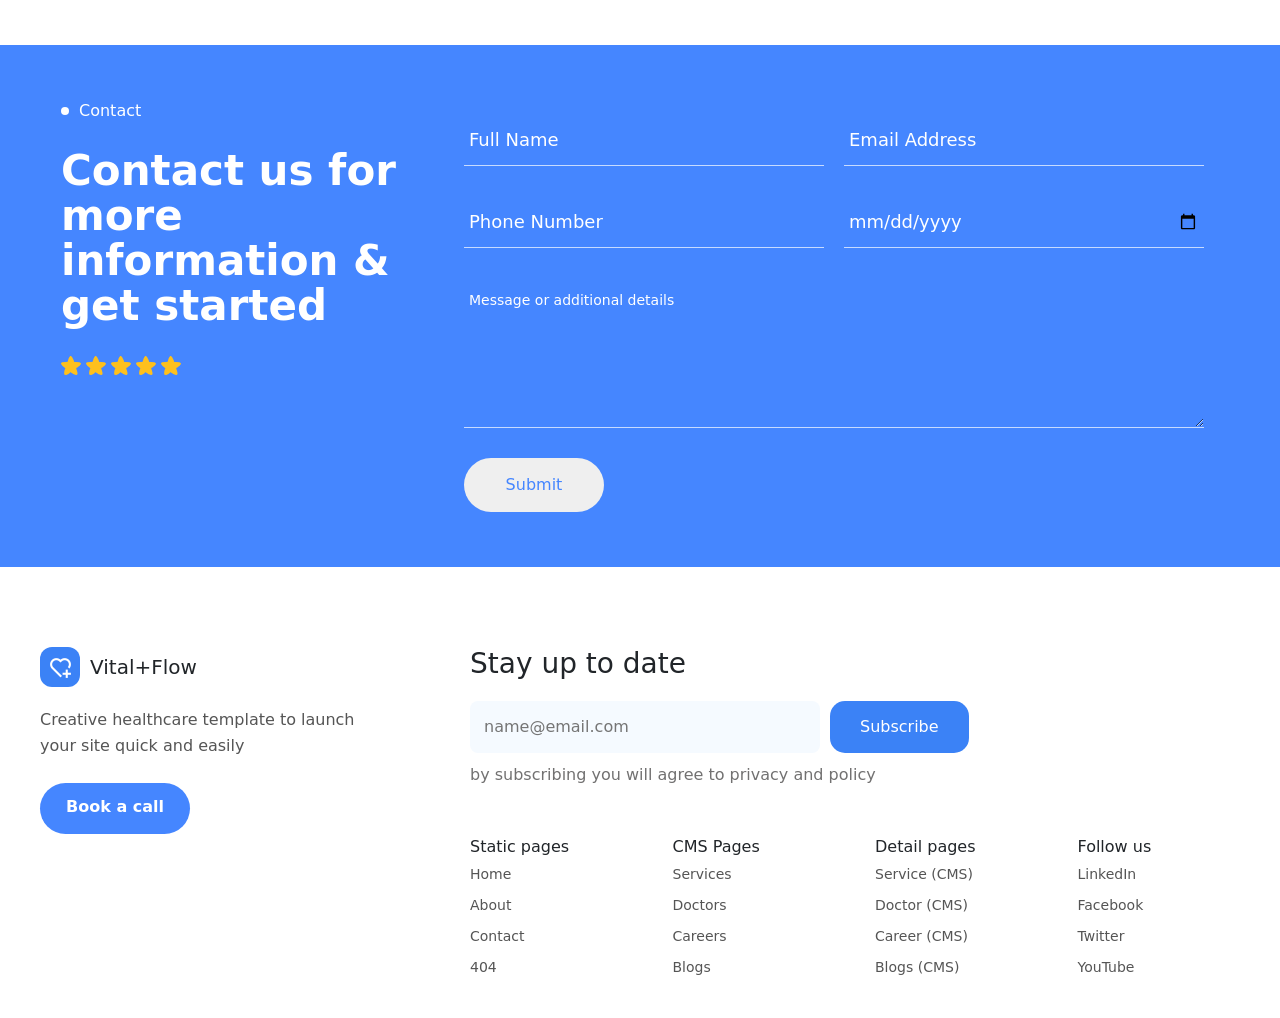
<file: sarah-thompson.html>
<!doctype html>
<html lang="en">
  <head>
    <meta charset="UTF-8" />
    <meta name="viewport" content="width=device-width, initial-scale=1.0" />
    <title>Sarah Thompson | Vitaflow healthcare</title>
    <link rel="stylesheet" href="app.css" />
    <link rel="stylesheet" href="./css/bootstrap.min.css" />
    <link rel="icon" type="image/x-icon" href="./images/faveIcon2.png" />
  </head>
  <body>
    <div class="nav-div" id="about-nav">
      <div class="logo">
        <span class="logo-span">
          <a href="./index.html"> <img src="images/logo.png" alt="" /></a>
        </span>
        <span class="logo-text">Vital+Flow</span>
      </div>
      <!-- end of logo div -->

      <nav class="nav" id="nav">
        <a href="./about.html">About</a>
        <a href="./services.html">Services</a>
        <a href="./doctor.html">Doctors</a>
        <a href="./blog.html">Blog</a>
      </nav>
      <a href="#contact" id="bookCall" class="bookACall">
        <span class="btn-text">
          <span>Book a call</span>
          <span>Book a call</span>
        </span>
      </a>
      <button class="menu-toggle" id="menuToggle" aria-label="Open menu">
        <span></span><span></span><span></span>
      </button>
    </div>
    <!-- end of nav bar -->
    <br /><br />

    <section class="doctor-profile-section">
      <div class="doctor-profile-wrapper">
        <div class="doctor-profile-image reveal">
          <img src="images/team-img6.png" alt="Doctor" />
        </div>

        <div class="doctor-profile-content reveal">
          <h2 class="doctor-name">Sarah thompson</h2>
          <p class="doctor-specialty">Neurologist</p>

          <div class="doctor-divider"></div>

          <div class="doctor-details">
            <div class="doctor-row">
              <span>Experience</span>
              <span>5 years</span>
            </div>

            <div class="doctor-row">
              <span>Qualifications</span>
              <span> DNB (Neurology)</span>
            </div>

            <div class="doctor-row">
              <span>Working hours</span>
              <span>7 Hours</span>
            </div>

            <div class="doctor-row">
              <span>Location</span>
              <span> 90 Sunset Boulevard, Miami, FL 33101</span>
            </div>
          </div>

          <div class="doctor-divider"></div>

          <div class="doctor-social reveal">
            <a href="#"><img src="images/linkedin.svg" alt="" /></a>
            <a href="#"><img src="images/twittersvg.svg" alt="" /></a>
            <a href="#"><img src="images/facebook.svg" alt="" /></a>
          </div>
        </div>
      </div>
    </section>
    <!-- end of doctor-profile-section -->

    <section class="doctor-bio-section">
      <div class="doctor-bio-wrapper">
        <div class="doctor-bio-block reveal">
          <h3 class="doctor-bio-title">About:</h3>
          <p>
            Dr. Sarah Thompson is a highly respected neurologist with over 15
            years of experience in diagnosing and treating a wide range of
            neurological disorders. She completed her medical degree at Harvard
            Medical School and went on to complete her residency at Johns
            Hopkins Hospital.
          </p>
        </div>

        <div class="doctor-bio-block reveal">
          <h3 class="doctor-bio-title">Experience:</h3>
          <p>
            Dr. Thompson has accumulated extensive experience working in both
            academic and clinical settings. She has served as the Chief
            Neurologist at the City Medical Center, where she led a team in
            providing cutting-edge care for patients with complex neurological
            conditions.
          </p>
          <p>
            Her previous roles include Associate Professor of Neurology at the
            University of California, Los Angeles, where she mentored medical
            students and residents, and Director of the Epilepsy Clinic at the
            Boston Medical Group. Dr. Thompson’s vast experience has enabled her
            to handle a diverse range of cases with expertise and precision.
          </p>
        </div>

        <div class="doctor-bio-block reveal">
          <h3 class="doctor-bio-title">Specialities & Info:</h3>
          <p>
            Expert in the diagnosis and treatment of seizure disorders,
            including advanced treatment options and personalized management
            plans. Offers specialized care for Parkinson’s disease, including
            medication management and support for movement disorders.
          </p>
        </div>
      </div>
    </section>
    <!-- end doctor-bio-section -->
    <section class="contact" id="contact">
      <div class="contact-container">
        <div class="contact-text">
          <div class="contact-title">
            <div class="contact-circle"></div>
            <!-- end of contact-circle -->
            <span>Contact</span>
          </div>
          <!-- end of contact-title -->
          <h1>Contact us for more information & get started</h1>
          <img src="images/star.png" alt="" />
          <img src="images/star.png" alt="" />
          <img src="images/star.png" alt="" />
          <img src="images/star.png" alt="" />
          <img src="images/star.png" alt="" />
        </div>
        <!-- end of contact-text -->

        <div class="contact-form">
          <form action="#">
            <div class="test-form">
              <input
                type="text"
                required
                id="fullname"
                name="fullname"
                placeholder="Full Name"
              />
              <input
                type="email"
                required
                id="email"
                name="email"
                placeholder="Email Address"
              />
              <input
                type="text"
                id="phone"
                name="phone"
                placeholder="Phone Number"
              />
              <input type="date" id="date" name="date" />
            </div>
            <textarea
              name="message"
              id="text-area"
              placeholder="Message or additional details"
            ></textarea>
            <input type="submit" value="Submit" id="contact-submit" />
          </form>
        </div>
        <!-- end of contact-form -->
      </div>
      <!-- end of contact-container -->
    </section>
    <!-- end of contact section -->
    <footer class="footer">
      <div id="footer-container">
        <div class="footer-wrapper">
          <!-- LEFT SIDE -->
          <div class="footer-left">
            <div class="footer-logo">
              <div class="logo-icon"><img src="images/logo.png" alt="" /></div>
              <span>Vital+Flow</span>
            </div>

            <p class="footer-desc">
              Creative healthcare template to launch your site quick and easily
            </p>

            <a href="#contact" class="btn-primary" id="footer-bookcall">
              <span class="footer-btn-text">
                <span>Book a call</span>
                <span>Book a call</span>
              </span>
            </a>
          </div>

          <!-- RIGHT SIDE -->
          <div class="footer-right">
            <!-- Subscribe -->
            <div class="footer-subscribe">
              <h3>Stay up to date</h3>
              <div class="subscribe-box">
                <input type="email" placeholder="name@email.com" />
                <button>Subscribe</button>
              </div>
              <p class="privacy-text">
                by subscribing you will agree to privacy and policy
              </p>
            </div>

            <!-- Links -->
            <div class="footer-links">
              <div class="footer-col">
                <h4>Static pages</h4>
                <a href="index.html">Home</a>
                <a href="about.html">About</a>
                <a href="#contact">Contact</a>
                <a href="#">404</a>
              </div>

              <div class="footer-col">
                <h4>CMS Pages</h4>
                <a href="services.html">Services</a>
                <a href="doctor.html">Doctors</a>
                <a href="career1.html">Careers</a>
                <a href="blog.html">Blogs</a>
              </div>

              <div class="footer-col">
                <h4>Detail pages</h4>
                <a href="service-cms.html">Service (CMS)</a>
                <a href="Jonathan-reed.html">Doctor (CMS)</a>
                <a href="career2.html">Career (CMS)</a>
                <a href="blogs-cms.html">Blogs (CMS)</a>
              </div>

              <div class="footer-col">
                <h4>Follow us</h4>
                <a href="#">LinkedIn</a>
                <a href="#">Facebook</a>
                <a href="#">Twitter</a>
                <a href="#">YouTube</a>
              </div>
            </div>
          </div>
        </div>
      </div>
    </footer>
    <!-- end of footer -->

    <a href="" class="fixed-btn-seeAll">
      <span class="footer-btn-text">
        <span>See All Templates</span>
        <span>See All Templates</span>
      </span>
    </a>

    <button class="fixed-btn-made">
      <img src="images/stickyLogopng.png" alt="" />
      Made in Framer
    </button>

    <script src="script.js"></script>
  </body>
</html>
</file>
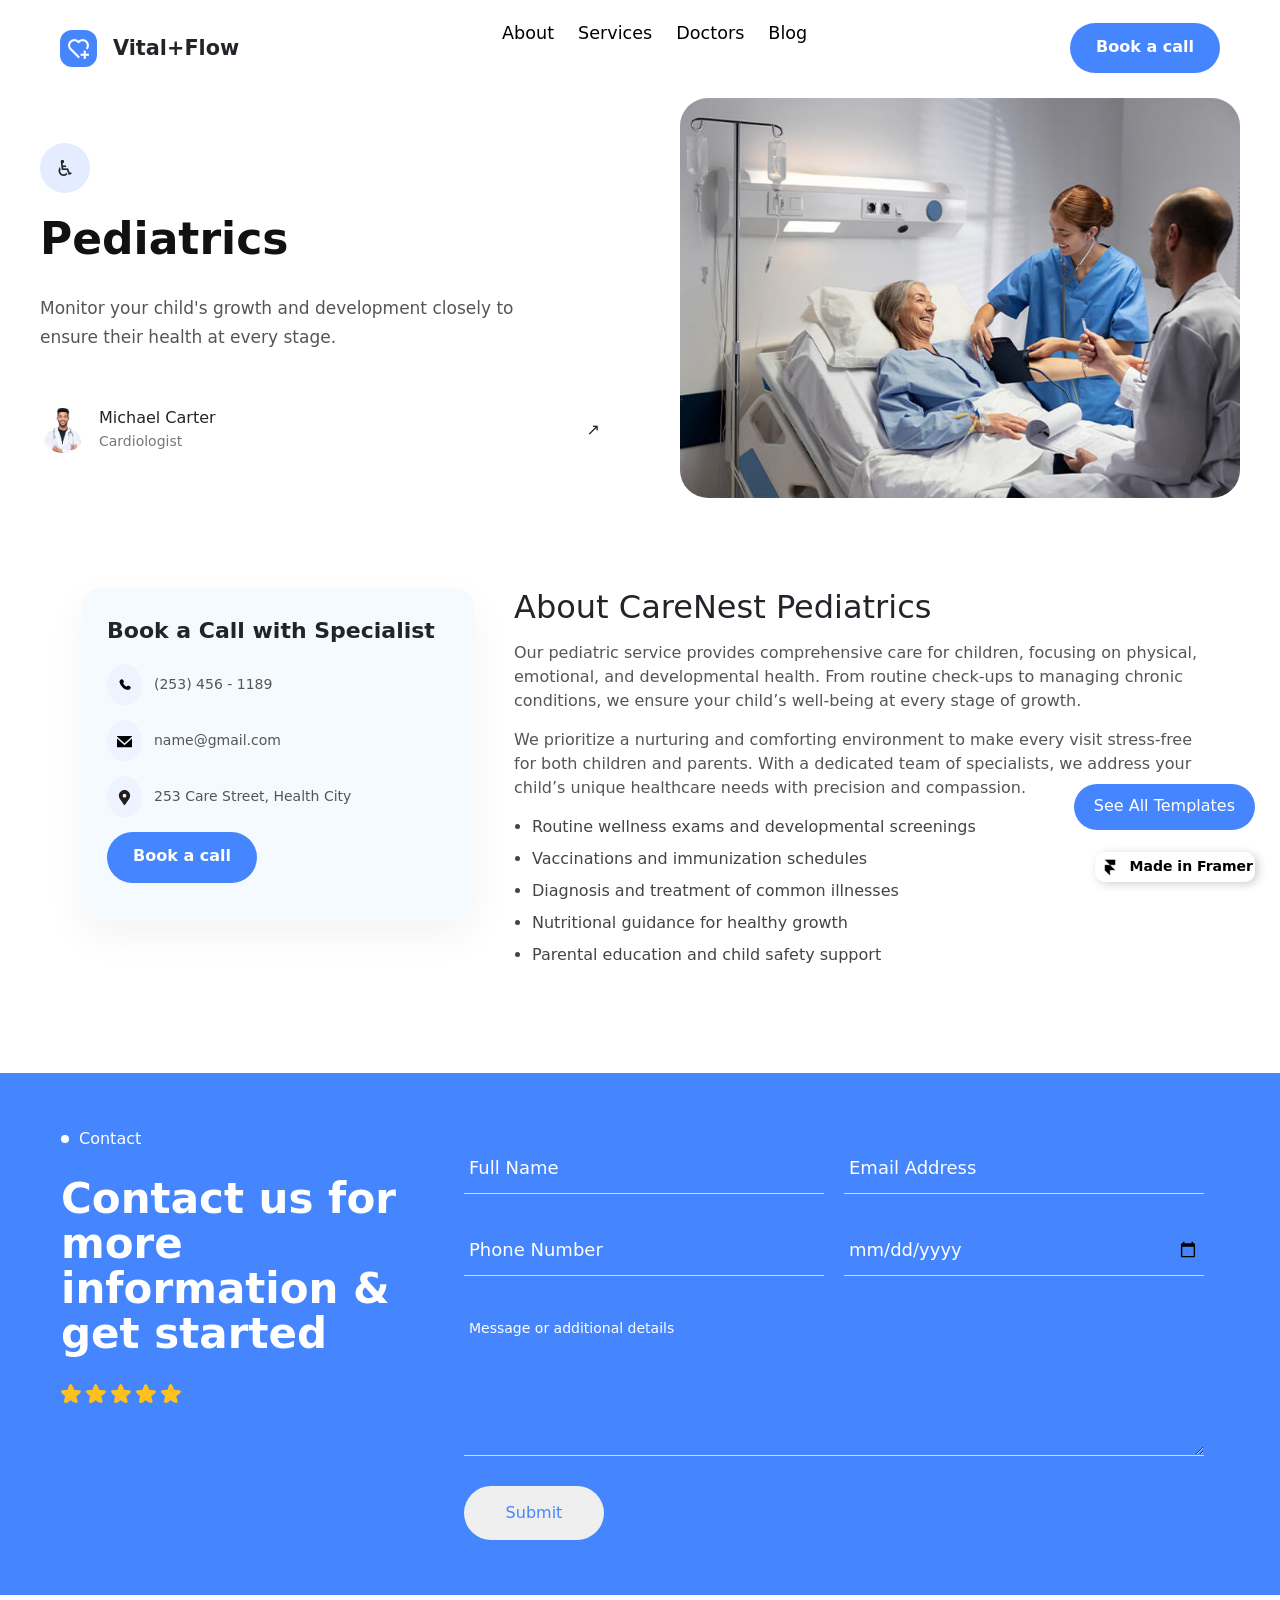
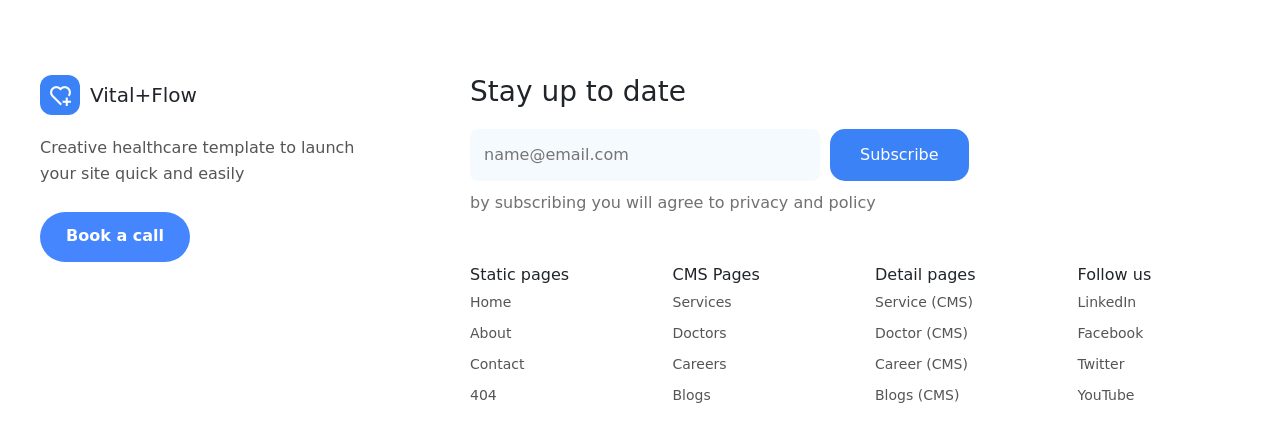
<file: service-cms.html>
<!doctype html>
<html lang="en">
  <head>
    <meta charset="UTF-8" />
    <meta name="viewport" content="width=device-width, initial-scale=1.0" />
    <title>Service CMS | Vitaflow healthcare</title>
    <link rel="stylesheet" href="app.css" />
    <link rel="stylesheet" href="./css/bootstrap.min.css" />
    <link rel="icon" type="image/x-icon" href="./images/faveIcon2.png" />
  </head>
  <body>
    <div class="nav-div" id="about-nav">
      <div class="logo">
        <span class="logo-span">
          <a href="./index.html"> <img src="images/logo.png" alt="" /></a>
        </span>
        <span class="logo-text">Vital+Flow</span>
      </div>
      <!-- end of logo div -->

      <nav class="nav" id="nav">
        <a href="./about.html">About</a>
        <a href="./services.html">Services</a>
        <a href="./doctor.html">Doctors</a>
        <a href="./blog.html">Blog</a>
      </nav>
      <a href="#contact" id="bookCall" class="bookACall">
        <span class="btn-text">
          <span>Book a call</span>
          <span>Book a call</span>
        </span>
      </a>
      <button class="menu-toggle" id="menuToggle" aria-label="Open menu">
        <span></span><span></span><span></span>
      </button>
    </div>
    <!-- end of nav bar -->
    <br /><br />
    <section class="pediatric-highlight-area">
      <div class="pediatric-highlight-wrapper reveal">
        <!-- Content -->
        <div class="pediatric-content-box">
          <div class="pediatric-icon-badge">♿</div>

          <h2 class="pediatric-title">Pediatrics</h2>

          <p class="pediatric-description">
            Monitor your child's growth and development closely to ensure their
            health at every stage.
          </p>

          <div class="pediatric-doctor-card">
            <img src="./images/team-img5.png" alt="Doctor" />
            <div class="pediatric-doctor-info">
              <h4>Michael Carter</h4>
              <span>Cardiologist</span>
            </div>
            <div class="pediatric-arrow">↗</div>
          </div>
        </div>
        <!-- end of content -->
        <!-- Image -->
        <div class="pediatric-image-box reveal">
          <img src="./images/pediatricimg.avif" alt="Pediatrics Care" />
        </div>
      </div>
    </section>
    <!-- end pediatric-section -->

    <section class="carenest-section">
      <div class="container">
        <div class="flex-wrapper">
          <!-- Contact Card -->
          <div class="contact-card reveal">
            <h3>Book a Call with Specialist</h3>

            <div class="contact-item reveal">
              <i><img src="images/phone.svg" alt="" /></i>
              <span>(253) 456 - 1189</span>
            </div>

            <div class="contact-item reveal">
              <i><img src="images/eamil.svg" alt="" /></i>
              <span>name@gmail.com</span>
            </div>

            <div class="contact-item reveal">
              <i><img src="images/location.svg" alt="" /></i>
              <span>253 Care Street, Health City</span>
            </div>

            <a href="#contact" class="btn-primary" id="footer-bookcall">
              <span class="footer-btn-text">
                <span>Book a call</span>
                <span>Book a call</span>
              </span>
            </a>
          </div>

          <!-- About Content -->
          <div class="about-content reveal">
            <h2>About CareNest Pediatrics</h2>

            <p>
              Our pediatric service provides comprehensive care for children,
              focusing on physical, emotional, and developmental health. From
              routine check-ups to managing chronic conditions, we ensure your
              child’s well-being at every stage of growth.
            </p>

            <p>
              We prioritize a nurturing and comforting environment to make every
              visit stress-free for both children and parents. With a dedicated
              team of specialists, we address your child’s unique healthcare
              needs with precision and compassion.
            </p>

            <ul>
              <li>Routine wellness exams and developmental screenings</li>
              <li>Vaccinations and immunization schedules</li>
              <li>Diagnosis and treatment of common illnesses</li>
              <li>Nutritional guidance for healthy growth</li>
              <li>Parental education and child safety support</li>
            </ul>
          </div>
        </div>
      </div>
    </section>
    <!-- end of carenest-section -->
    <section class="contact" id="contact">
      <div class="contact-container">
        <div class="contact-text">
          <div class="contact-title">
            <div class="contact-circle"></div>
            <!-- end of contact-circle -->
            <span>Contact</span>
          </div>
          <!-- end of contact-title -->
          <h1>Contact us for more information & get started</h1>
          <img src="images/star.png" alt="" />
          <img src="images/star.png" alt="" />
          <img src="images/star.png" alt="" />
          <img src="images/star.png" alt="" />
          <img src="images/star.png" alt="" />
        </div>
        <!-- end of contact-text -->

        <div class="contact-form">
          <form action="#">
            <div class="test-form">
              <input
                type="text"
                required
                id="fullname"
                name="fullname"
                placeholder="Full Name"
              />
              <input
                type="email"
                required
                id="email"
                name="email"
                placeholder="Email Address"
              />
              <input
                type="text"
                id="phone"
                name="phone"
                placeholder="Phone Number"
              />
              <input type="date" id="date" name="date" />
            </div>
            <textarea
              name="message"
              id="text-area"
              placeholder="Message or additional details"
            ></textarea>
            <input type="submit" value="Submit" id="contact-submit" />
          </form>
        </div>
        <!-- end of contact-form -->
      </div>
      <!-- end of contact-container -->
    </section>
    <!-- end of contact section -->
    <footer class="footer">
      <div id="footer-container">
        <div class="footer-wrapper">
          <!-- LEFT SIDE -->
          <div class="footer-left">
            <div class="footer-logo">
              <div class="logo-icon"><img src="images/logo.png" alt="" /></div>
              <span>Vital+Flow</span>
            </div>

            <p class="footer-desc">
              Creative healthcare template to launch your site quick and easily
            </p>

            <a href="#contact" class="btn-primary" id="footer-bookcall">
              <span class="footer-btn-text">
                <span>Book a call</span>
                <span>Book a call</span>
              </span>
            </a>
          </div>

          <!-- RIGHT SIDE -->
          <div class="footer-right">
            <!-- Subscribe -->
            <div class="footer-subscribe">
              <h3>Stay up to date</h3>
              <div class="subscribe-box">
                <input type="email" placeholder="name@email.com" />
                <button>Subscribe</button>
              </div>
              <p class="privacy-text">
                by subscribing you will agree to privacy and policy
              </p>
            </div>

            <!-- Links -->
            <div class="footer-links">
              <div class="footer-col">
                <h4>Static pages</h4>
                <a href="index.html">Home</a>
                <a href="about.html">About</a>
                <a href="#contact">Contact</a>
                <a href="#">404</a>
              </div>

              <div class="footer-col">
                <h4>CMS Pages</h4>
                <a href="services.html">Services</a>
                <a href="doctor.html">Doctors</a>
                <a href="career1.html">Careers</a>
                <a href="blog.html">Blogs</a>
              </div>

              <div class="footer-col">
                <h4>Detail pages</h4>
                <a href="service-cms.html">Service (CMS)</a>
                <a href="Jonathan-reed.html">Doctor (CMS)</a>
                <a href="career2.html">Career (CMS)</a>
                <a href="blogs-cms.html">Blogs (CMS)</a>
              </div>

              <div class="footer-col">
                <h4>Follow us</h4>
                <a href="#">LinkedIn</a>
                <a href="#">Facebook</a>
                <a href="#">Twitter</a>
                <a href="#">YouTube</a>
              </div>
            </div>
          </div>
        </div>
      </div>
    </footer>
    <!-- end of footer -->

    <a href="" class="fixed-btn-seeAll">
      <span class="footer-btn-text">
        <span>See All Templates</span>
        <span>See All Templates</span>
      </span>
    </a>

    <button class="fixed-btn-made">
      <img src="images/stickyLogopng.png" alt="" />
      Made in Framer
    </button>

    <script src="script.js"></script>
  </body>
</html>
</file>
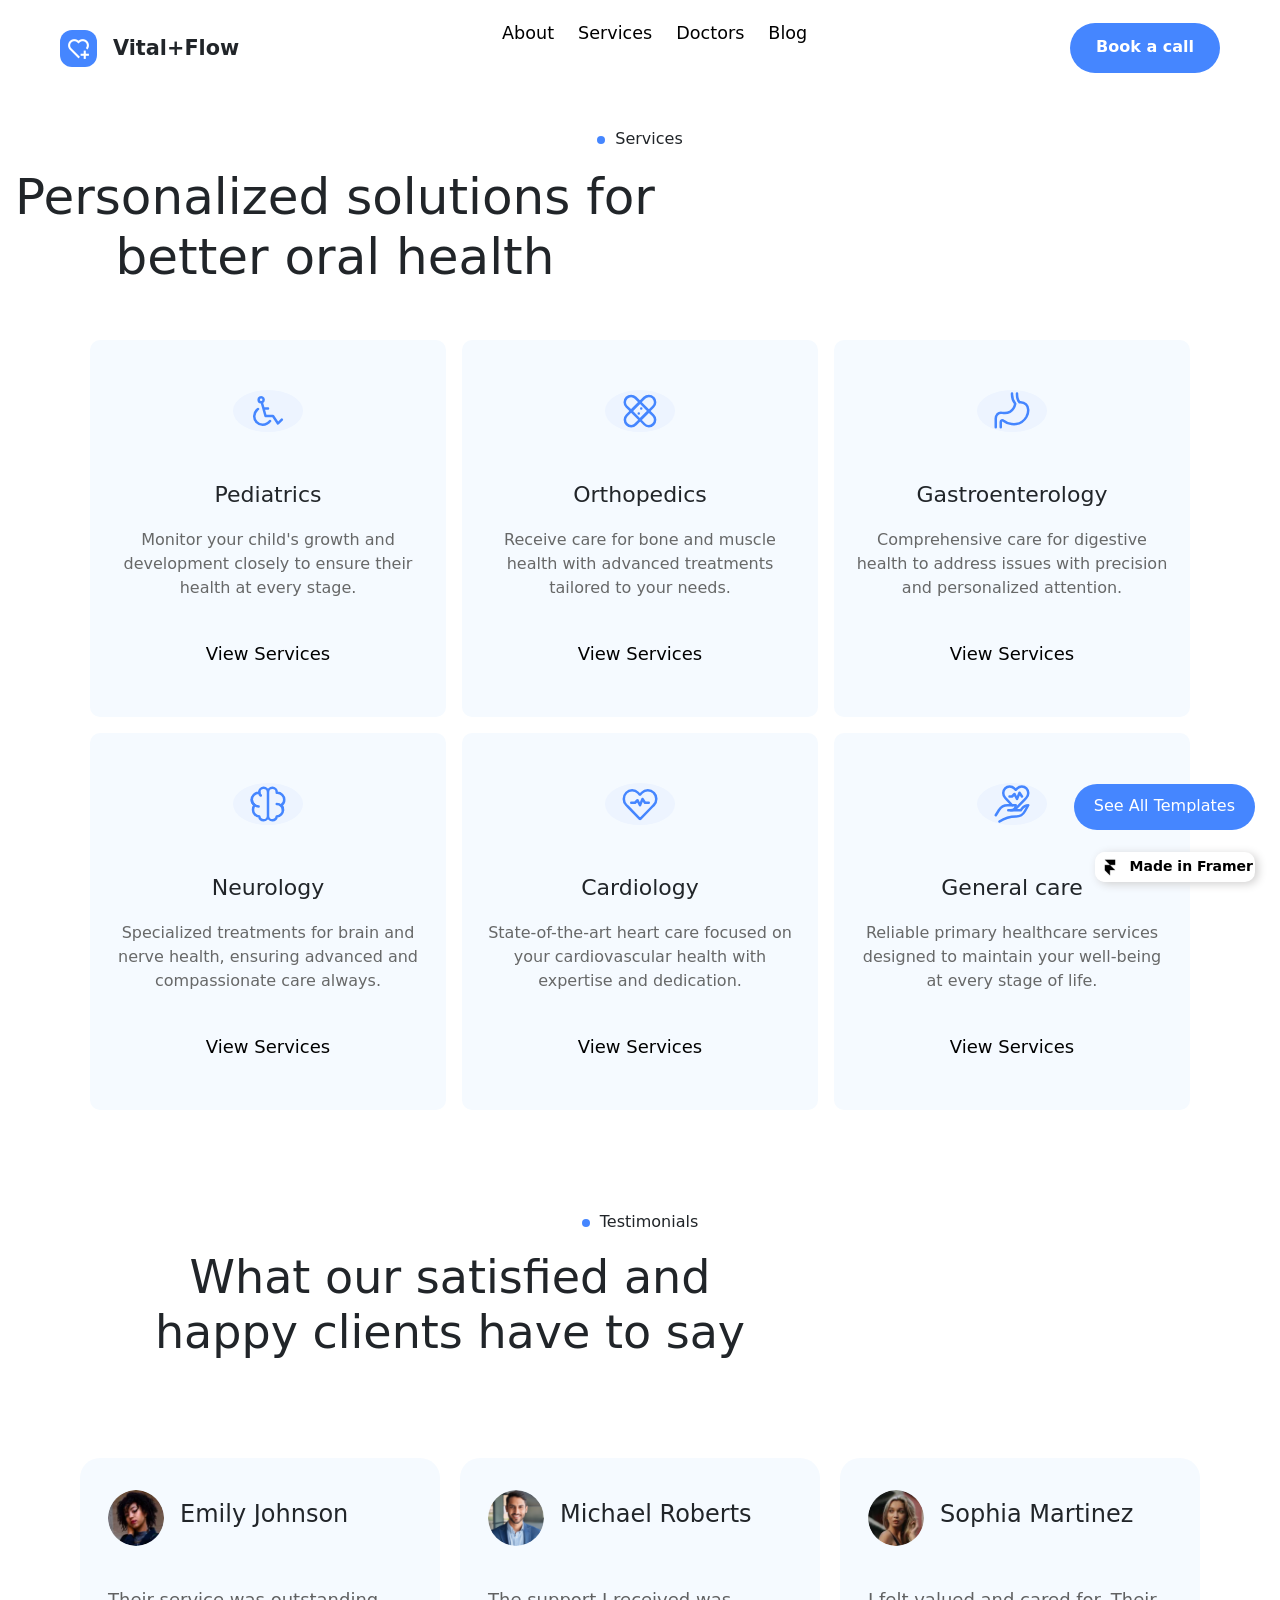
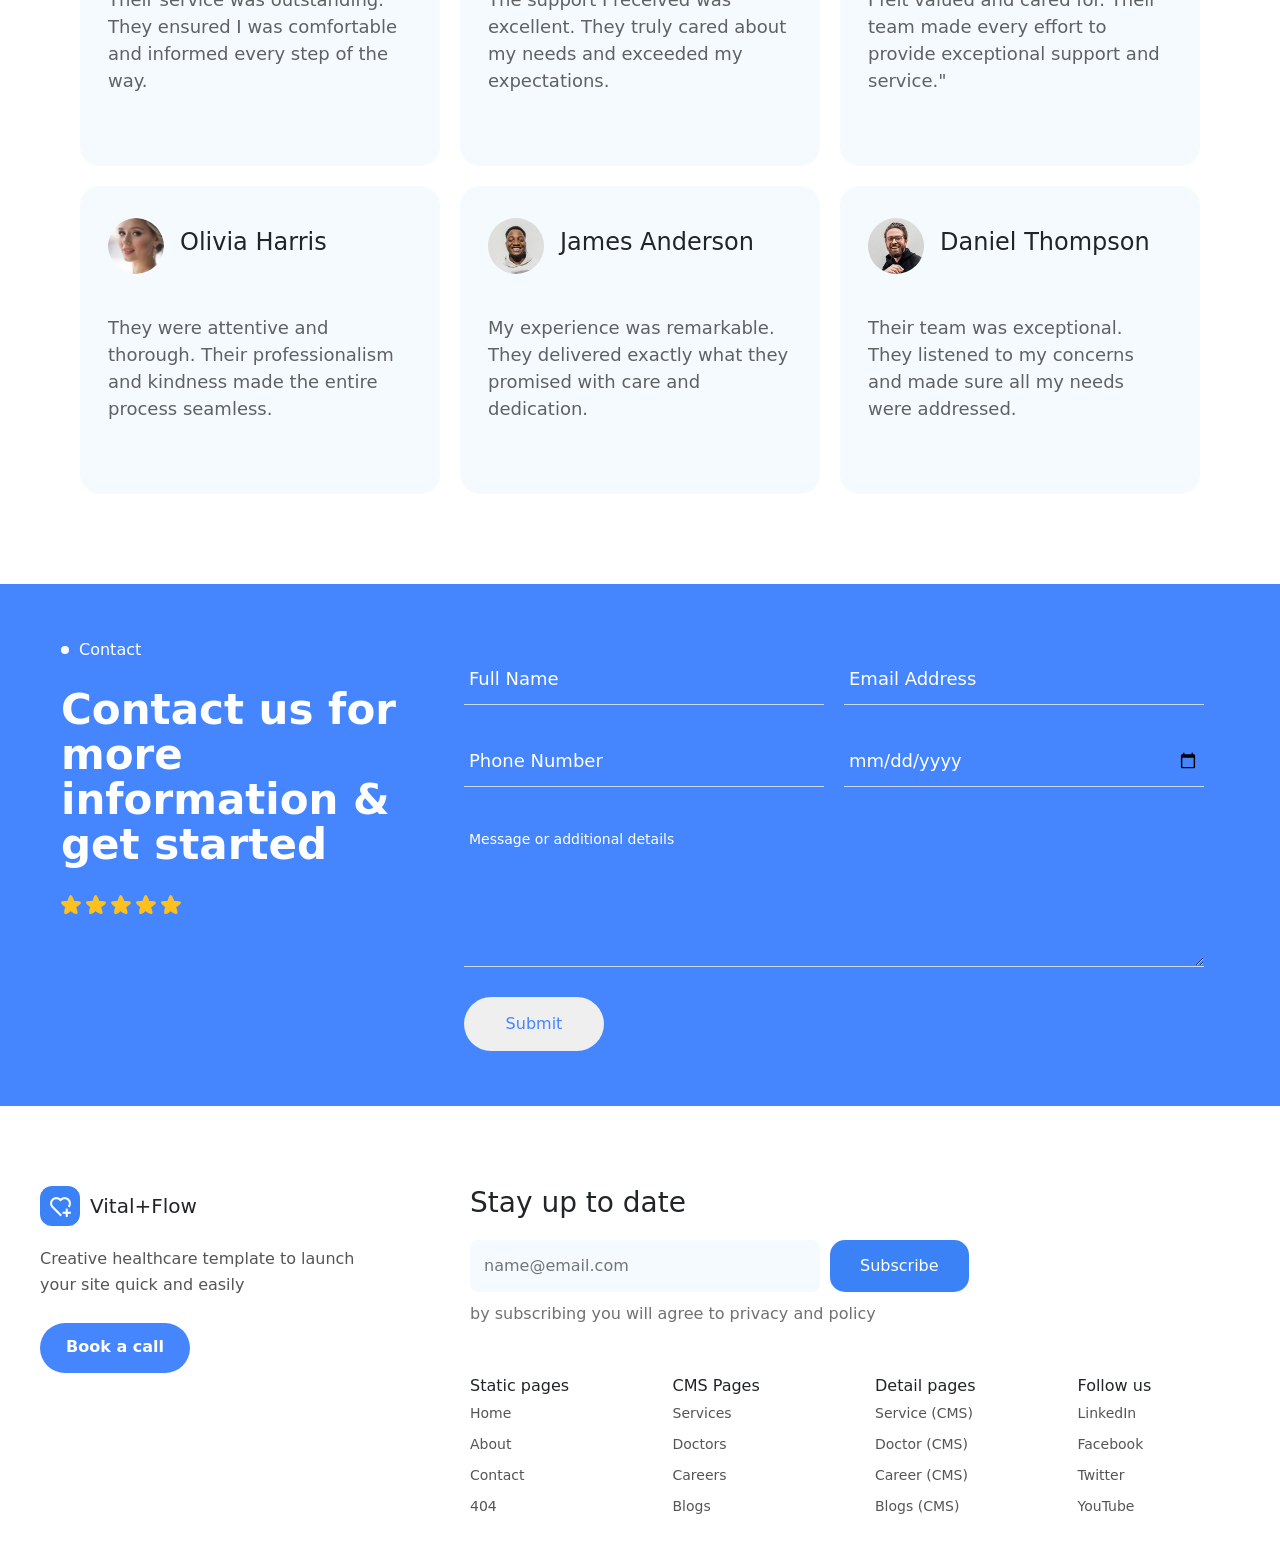
<file: services.html>
<!doctype html>
<html lang="en">
  <head>
    <meta charset="UTF-8" />
    <meta name="viewport" content="width=device-width, initial-scale=1.0" />
    <title>Services | Vitaflow healthcare template</title>
    <link rel="stylesheet" href="app.css" />
    <link rel="stylesheet" href="./css/bootstrap.min.css" />
    <link rel="icon" type="image/x-icon" href="./images/faveIcon2.png" />
  </head>
  <body>
    <div class="nav-div" id="about-nav">
      <div class="logo">
        <span class="logo-span">
          <a href="./index.html"> <img src="images/logo.png" alt="" /></a>
        </span>
        <span class="logo-text">Vital+Flow</span>
      </div>
      <!-- end of logo div -->

      <nav class="nav" id="nav">
        <a href="./about.html">About</a>
        <a href="./services.html">Services</a>
        <a href="./doctor.html">Doctors</a>
        <a href="./blog.html">Blog</a>
      </nav>
      <a href="#contact" id="bookCall" class="bookACall">
        <span class="btn-text">
          <span>Book a call</span>
          <span>Book a call</span>
        </span>
      </a>
      <button class="menu-toggle" id="menuToggle" aria-label="Open menu">
        <span></span><span></span><span></span>
      </button>
    </div>
    <!-- end of nav bar -->

    <br />
    <br />
    <br />

    <section class="personalized" id="service-page-section">
      <header class="personal-header reveal">
        <div class="services">
          <span></span>
          <p>Services</p>
        </div>
        <!-- end of the why div  -->
        <h1>Personalized solutions for better oral health</h1>
      </header>

      <div class="personal-main-card" id="services-page-main-card">
        <div class="personal-card reveal">
          <div class="pred-icon">
            <img src="images/prediactor.svg" alt="" />
          </div>
          <h1>Pediatrics</h1>
          <p>
            Monitor your child's growth and development closely to ensure their
            health at every stage.
          </p>
          <div class="view-service">
            <a href="#"> View Services</a>
          </div>
          <!-- end of view services -->
        </div>
        <!-- end of card -->
        <div class="personal-card">
          <div class="pred-icon">
            <img src="images/Orthopedics.svg" alt="" />
          </div>
          <h1>Orthopedics</h1>
          <p>
            Receive care for bone and muscle health with advanced treatments
            tailored to your needs.
          </p>
          <div class="view-service">
            <a href="#"> View Services</a>
          </div>
          <!-- end of view services -->
        </div>
        <!-- end of card -->
        <div class="personal-card reveal">
          <div class="pred-icon">
            <img src="images/Gastroenterology.svg" alt="" />
          </div>
          <h1>Gastroenterology</h1>
          <p>
            Comprehensive care for digestive health to address issues with
            precision and personalized attention.
          </p>
          <div class="view-service">
            <a href="#"> View Services</a>
          </div>
          <!-- end of view services -->
        </div>
        <!-- end of card -->
        <div class="personal-card reveal">
          <div class="pred-icon">
            <img src="images/neurology.svg" alt="" />
          </div>
          <h1>Neurology</h1>
          <p>
            Specialized treatments for brain and nerve health, ensuring advanced
            and compassionate care always.
          </p>
          <div class="view-service">
            <a href="#"> View Services</a>
          </div>
          <!-- end of view services -->
        </div>
        <!-- end of card -->
        <div class="personal-card reveal">
          <div class="pred-icon">
            <img src="images/Cardiology.svg" alt="" />
          </div>
          <h1>Cardiology</h1>
          <p>
            State-of-the-art heart care focused on your cardiovascular health
            with expertise and dedication.
          </p>
          <div class="view-service">
            <a href="#"> View Services</a>
          </div>
          <!-- end of view services -->
        </div>
        <!-- end of card -->
        <div class="personal-card reveal">
          <div class="pred-icon">
            <img src="images/General care.svg" alt="" />
          </div>
          <h1>General care</h1>
          <p>
            Reliable primary healthcare services designed to maintain your
            well-being at every stage of life.
          </p>
          <div class="view-service">
            <a href="#"> View Services</a>
          </div>
          <!-- end of view services -->
        </div>
        <!-- end of card -->
      </div>
      <!-- end of personal-main-card -->
    </section>
    <!-- end of personalized section  -->

    <section class="testimonial" id="services-page-testimonial">
      <header class="feature-header">
        <div class="feature-circle">
          <span></span>
          <p>Testimonials</p>
        </div>
        <!-- end of the why div  -->
        <h1>What our satisfied and happy clients have to say</h1>
      </header>
      <div class="testimonail-main-card">
        <div class="testimonial-card reveal">
          <div class="testimonial-img-title">
            <div class="testimonial-card-img">
              <img src="images/Emily Johnson.webp" alt="" />
            </div>
            <!-- end of testimonial-card-img -->
            <h4>Emily Johnson</h4>
          </div>
          <!-- end of testimonial-img-title -->
          <p>
            Their service was outstanding. They ensured I was comfortable and
            informed every step of the way.
          </p>
        </div>
        <!-- end of testimonial-card -->
        <div class="testimonial-card reveal">
          <div class="testimonial-img-title">
            <div class="testimonial-card-img">
              <img src="images/Michael Roberts.png" alt="" />
            </div>
            <!-- end of testimonial-card-img -->
            <h4>Michael Roberts</h4>
          </div>
          <!-- end of testimonial-img-title -->
          <p>
            The support I received was excellent. They truly cared about my
            needs and exceeded my expectations.
          </p>
        </div>
        <!-- end of testimonial-card -->
        <div class="testimonial-card reveal">
          <div class="testimonial-img-title">
            <div class="testimonial-card-img">
              <img src="images/Sophia Martinez.png" alt="" />
            </div>
            <!-- end of testimonial-card-img -->
            <h4>Sophia Martinez</h4>
          </div>
          <!-- end of testimonial-img-title -->
          <p>
            I felt valued and cared for. Their team made every effort to provide
            exceptional support and service."
          </p>
        </div>
        <!-- end of testimonial-card -->
        <div class="testimonial-card reveal">
          <div class="testimonial-img-title">
            <div class="testimonial-card-img">
              <img src="images/Olivia Harris.png" alt="" />
            </div>
            <!-- end of testimonial-card-img -->
            <h4>Olivia Harris</h4>
          </div>
          <!-- end of testimonial-img-title -->
          <p>
            They were attentive and thorough. Their professionalism and kindness
            made the entire process seamless.
          </p>
        </div>
        <!-- end of testimonial-card -->
        <div class="testimonial-card reveal">
          <div class="testimonial-img-title">
            <div class="testimonial-card-img">
              <img src="images/james anderson.jpg" alt="" />
            </div>
            <!-- end of testimonial-card-img -->
            <h4>James Anderson</h4>
          </div>
          <!-- end of testimonial-img-title -->
          <p>
            My experience was remarkable. They delivered exactly what they
            promised with care and dedication.
          </p>
        </div>
        <!-- end of testimonial-card -->
        <div class="testimonial-card reveal">
          <div class="testimonial-img-title">
            <div class="testimonial-card-img">
              <img src="images/Daniel Thompson.jpg" alt="" />
            </div>
            <!-- end of testimonial-card-img -->
            <h4>Daniel Thompson</h4>
          </div>
          <!-- end of testimonial-img-title -->
          <p>
            Their team was exceptional. They listened to my concerns and made
            sure all my needs were addressed.
          </p>
        </div>
        <!-- end of testimonial-card -->
      </div>
      <!-- end of testimonail-main-card -->
    </section>
    <!-- end of testimonial section -->

    <section class="contact" id="contact">
      <div class="contact-container">
        <div class="contact-text">
          <div class="contact-title">
            <div class="contact-circle"></div>
            <!-- end of contact-circle -->
            <span>Contact</span>
          </div>
          <!-- end of contact-title -->
          <h1>Contact us for more information & get started</h1>
          <img src="images/star.png" alt="" />
          <img src="images/star.png" alt="" />
          <img src="images/star.png" alt="" />
          <img src="images/star.png" alt="" />
          <img src="images/star.png" alt="" />
        </div>
        <!-- end of contact-text -->

        <div class="contact-form">
          <form action="#">
            <div class="test-form">
              <input
                type="text"
                required
                id="fullname"
                name="fullname"
                placeholder="Full Name"
              />
              <input
                type="email"
                required
                id="email"
                name="email"
                placeholder="Email Address"
              />
              <input
                type="text"
                id="phone"
                name="phone"
                placeholder="Phone Number"
              />
              <input type="date" id="date" name="date" />
            </div>
            <textarea
              name="message"
              id="text-area"
              placeholder="Message or additional details"
            ></textarea>
            <input type="submit" value="Submit" id="contact-submit" />
          </form>
        </div>
        <!-- end of contact-form -->
      </div>
      <!-- end of contact-container -->
    </section>
    <!-- end of contact section -->
    <footer class="footer">
      <div id="footer-container">
        <div class="footer-wrapper">
          <!-- LEFT SIDE -->
          <div class="footer-left">
            <div class="footer-logo">
              <div class="logo-icon"><img src="images/logo.png" alt="" /></div>
              <span>Vital+Flow</span>
            </div>

            <p class="footer-desc">
              Creative healthcare template to launch your site quick and easily
            </p>

            <a href="#contact" class="btn-primary" id="footer-bookcall">
              <span class="footer-btn-text">
                <span>Book a call</span>
                <span>Book a call</span>
              </span>
            </a>
          </div>

          <!-- RIGHT SIDE -->
          <div class="footer-right">
            <!-- Subscribe -->
            <div class="footer-subscribe">
              <h3>Stay up to date</h3>
              <div class="subscribe-box">
                <input type="email" placeholder="name@email.com" />
                <button>Subscribe</button>
              </div>
              <p class="privacy-text">
                by subscribing you will agree to privacy and policy
              </p>
            </div>

            <!-- Links -->
            <div class="footer-links">
              <div class="footer-col">
                <h4>Static pages</h4>
                <a href="index.html">Home</a>
                <a href="about.html">About</a>
                <a href="#contact">Contact</a>
                <a href="#">404</a>
              </div>

              <div class="footer-col">
                <h4>CMS Pages</h4>
                <a href="services.html">Services</a>
                <a href="doctor.html">Doctors</a>
                <a href="career1.html">Careers</a>
                <a href="blog.html">Blogs</a>
              </div>

              <div class="footer-col">
                <h4>Detail pages</h4>
                <a href="service-cms.html">Service (CMS)</a>
                <a href="Jonathan-reed.html">Doctor (CMS)</a>
                <a href="career2.html">Career (CMS)</a>
                <a href="blogs-cms.html">Blogs (CMS)</a>
              </div>

              <div class="footer-col">
                <h4>Follow us</h4>
                <a href="#">LinkedIn</a>
                <a href="#">Facebook</a>
                <a href="#">Twitter</a>
                <a href="#">YouTube</a>
              </div>
            </div>
          </div>
        </div>
      </div>
    </footer>
    <!-- end of footer -->

    <a href="" class="fixed-btn-seeAll">
      <span class="footer-btn-text">
        <span>See All Templates</span>
        <span>See All Templates</span>
      </span>
    </a>

    <button class="fixed-btn-made">
      <img src="images/stickyLogopng.png" alt="" />
      Made in Framer
    </button>

    <script src="script.js"></script>
  </body>
</html>
</file>
<file: app.css>
@import url("https://fonts.googleapis.com/css2?family=Inter:wght@400;500;600;700&display=swap");

*,
*::after,
*::before {
  padding: 0;
  margin: 0;
  box-sizing: border-box;
}
body {
  min-width: 300px;
}
html {
  scroll-behavior: smooth;
  -webkit-text-size-adjust: 100%;
}
/* 
@@@@@@@@@@@@@@@@@@@@@@@@@@@@@@@@@@@@@@@@@@@@
 Reveal animation 
 @@@@@@@@@@@@@@@@@@@@@@@@@@@@@@@@@@@@@@@@@@@
  */
.reveal {
  opacity: 0;
  transform: translateY(24px);
  transition:
    opacity 0.6s ease-out,
    transform 0.6s ease-out;
}
.reveal.visible {
  opacity: 1;
  transform: translateY(0);
}

@media (prefers-reduced-motion: reduce) {
  .reveal {
    opacity: 1;
    transform: none;
    transition: none;
  }
}

/* 
@@@@@@@@@@@@@@@@@@@@@@@@@@@@@@@@@@@@@
NAVIGATION BAR 
@@@@@@@@@@@@@@@@@@@@@@@@@@@@@@@@@@@@@ 
*/
.nav-div {
  background-color: rgb(255, 255, 255);
  display: flex;
  justify-content: space-between;
  align-items: center;
  padding: 20px 20px 15px 20px;
  position: fixed;
  width: 100%;
  z-index: 1000;
  max-width: 1350px;
  margin: 0 auto;
}
.logo {
  display: flex;
  justify-content: center;
  align-items: center;
  gap: 1rem;
}
.logo-span {
  display: flex;
  align-items: center;
  justify-content: center;
  padding: 6px;
  border-radius: 12px;
  background-color: #4586ff;
  cursor: pointer;
}
.logo-span img {
  width: 25px;
  height: auto;
}
.logo-text {
  font-size: 1.3rem;
  font-weight: 600;
}

.nav {
  display: flex;
  justify-content: space-between;
  gap: 1.5rem;
  padding-bottom: 30px;
}
.nav a {
  display: none;
  text-decoration: none;
  color: black;
  font-size: 1.1rem;
  font-weight: 500;
}

.bookACall {
  position: relative;
  display: inline-block;
  padding: 12px 26px;
  border-radius: 30px;
  background-color: #4586ff;
  color: white;
  text-decoration: none;
  font-weight: 600;
  overflow: hidden;
}

.btn-text {
  display: inline-block;
  height: 1.2em;
  overflow: hidden;
  position: relative;
}

.btn-text span {
  display: block;
  transition: transform 0.4s ease;
}

.btn-text span:last-child {
  position: absolute;
  left: 0;
  top: 100%;
}

#bookCall:hover .btn-text span:first-child {
  transform: translateY(-100%);
}

#bookCall:hover .btn-text span:last-child {
  transform: translateY(-80%);
}

#show-btn:hover .btn-text span:first-child {
  transform: translateY(-100%);
}

#show-btn:hover .btn-text span:last-child {
  transform: translateY(-80%);
}
.menu-toggle {
  display: none;
  flex-direction: column;
  justify-content: center;
  align-items: center;
  gap: 5px;
  width: 44px;
  height: 44px;
  background: none;
  border: none;
  cursor: pointer;
  padding: 0;
}

.menu-toggle span {
  width: 22px;
  height: 2px;
  background: black;
  border-radius: 2px;
  transition: 0.5s;
}
.menu-toggle.active span:nth-child(1) {
  transform: rotate(45deg) translate(5px, 5px);
}
.menu-toggle.active span:nth-child(2) {
  opacity: 0;
}
.menu-toggle.active span:nth-child(3) {
  transform: rotate(-45deg) translate(5px, -5px);
}

@media screen and (max-width: 808px) {
  .menu-toggle {
    display: flex;
  }

  #bookCall {
    display: none;
  }

  .nav {
    position: fixed;
    top: -100%;
    left: 0;
    width: 100%;
    background: rgb(255, 255, 255);
    display: flex;
    flex-direction: column;
    justify-content: center;
    align-items: center;
    transition: top 0.02s ease;
    padding-top: 40px;
  }

  .nav a {
    display: block;
    font-size: 1rem;
    opacity: 0;
    transform: translateY(-40px);
    transition: 0.2s ease;
  }

  .nav.open {
    top: 70px;
  }

  .nav.open a {
    opacity: 1;
    transform: translateY(0);
  }

  .nav.open a:nth-child(1) {
    transition-delay: 0.1s;
  }
  .nav.open a:nth-child(2) {
    transition-delay: 0.2s;
  }
  .nav.open a:nth-child(3) {
    transition-delay: 0.3s;
  }
  .nav.open a:nth-child(4) {
    transition-delay: 0.4s;
  }
}

@media screen and (min-width: 809px) {
  .nav a {
    display: block;
  }
  .nav a:hover {
    color: rgb(62, 62, 62);
  }

  .bookACall {
    display: block;
  }
  .nav-div {
    padding-left: 60px;
    padding-right: 60px;
  }
  .nav {
    position: static;
    flex-direction: row;
    height: auto;
    background: none;
  }
}

@media screen and (min-width: 1024px) {
  .nav-div {
    left: 50%;
    transform: translateX(-50%);
  }
}
/* end of the navigation bar  */

/* @@@@@@@@@@@@@@@@@@@@@@@@@@@@@@@@@@@@@@@@
Reveal Animation Active class 
@@@@@@@@@@@@@@@@@@@@@@@@@@@@@@@@@@@@@@@@@@@ */

.reveal {
  opacity: 0;
  transform: translateY(60px);
  transition: all 0.8s ease;
}

.reveal.active2 {
  opacity: 1;
  transform: translateY(0);
}

.main-div {
  padding-left: 20px;
  padding-right: 20px;
}
/* @@@@@@@@@@@@@@@@@@@@@@@@@@@@@@@@@@@@@@@@@@
HERO SECTION STYLE 
@@@@@@@@@@@@@@@@@@@@@@@@@@@@@@@@@@@@@@@@@@@@ */
#hero {
  padding-top: 120px;
}

.star-text {
  display: flex;
  align-items: center;
  gap: 1rem;
  margin-bottom: 20px;
}
.star-text p {
  font-size: 1.2rem;
  font-weight: 500;
}
.stars img {
  width: 18px;
}
.hero-text-div h1 {
  font-size: 42px;
  font-family: Arial, Helvetica, sans-serif;
}
.hero-text-div p {
  padding-top: 20px;
  font-size: 1.1rem;
}

.book-call-player {
  display: flex;
  gap: 10px;
  justify-content: start;
  align-items: center;
}
.player {
  display: flex;
  align-items: center;
  gap: 5px;
  font-weight: 500;
}
.player img {
  width: 30px;
}
.hero-btn-hover {
  display: flex;
  flex-direction: column;
}
.appointment {
  margin-top: 35px;
  display: grid;
  grid-template-columns: 100px 1fr;
  gap: 1rem;
}
.appoint-span img {
  width: 48px;
  height: 48px;
  border-radius: 50%;
  border: 2px solid white;
}
.span-img2 {
  position: relative;
}
.span-img3 {
  position: relative;
}
.span-img2 img {
  position: absolute;
  left: -15px;
  z-index: -10;
}
.span-img3 img {
  position: absolute;
  left: 25px;
  z-index: -10;
}
.appointment-img {
}
.appointment-text {
  padding-left: 20px;
}
.appointment-text strong {
  font-size: 14px;
  font-weight: 700;
  color: rgb(86, 84, 84);
}
.appointment-text p {
  font-size: 12px;
  margin-top: -15px;
  font-weight: 500;
  color: rgb(86, 84, 84);
}
.z-index-property {
  z-index: -10;
}
.hero-img {
  margin-top: 30px;
  object-fit: cover;
  display: grid;
  grid-template-columns: 1fr;
  border-radius: 35px;
}
.hero-img img {
  border-radius: 35px;
  width: 100%;
  object-fit: cover;
}

@media screen and (min-width: 810px) {
  #hero {
    display: grid;
    grid-template-columns: repeat(2, 1fr);
    gap: 3rem;
  }
  .hero-img img {
    height: 550px;
  }
  .hero-text-div h1 {
    font-size: 56px;
    font-weight: bold;
  }
  .book-call-player {
    margin-top: 40px;
  }
}

/* &&&&&&&&&&&&&&&&&&&&&&&&&&&&&&&&&&&&&&&&&&&&&
VIRTUAL SECTION 
&&&&&&&&&&&&&&&&&&&&&&&&&&&&&&&&&&&&&&&&&&&&&& */

.virtual {
  margin-top: 40px;
}
.virtual-main-div {
  background-color: #f5faff;
  padding: 20px;
  border-radius: 30px;
}
.virtual-main-div h1 {
  text-align: center;
}
.virtual-form {
}
form {
  display: flex;
  flex-direction: column;
  gap: 1rem;
}
.label-text {
  font-size: 16px;
  font-weight: 500;
  margin-bottom: 20px;
}
.input {
  border: none;
  padding: 14px;
  border-radius: 15px;
}
.submit-btn {
  padding: 10px;
  border-radius: 30px;
  background-color: #9dc0ff;
  color: white;
  outline: none;
  border: none;
  max-width: 180px;
}
#k200 {
  margin-top: 70px;
  text-align: start;
  font-size: 42px;
}
#cured {
  margin-top: 15px;
  font-size: 16px;
  font-weight: 500;
}
.input-boxes {
  display: flex;
  flex-direction: column;
}
@media screen and (min-width: 810px) {
  form {
    display: grid;
    grid-template-columns: repeat(3, 1fr);
    align-items: end;
  }
}
@media screen and (min-width: 992px) {
  form {
    display: grid;
    grid-template-columns: repeat(4, 1fr);
    align-items: end;
  }
  .submit-btn {
    padding-top: 0;
    padding-bottom: 0;
    height: 50px;
  }
}

/* &&&&&&&&&&&&&&&&&&&&&&&&&&&&&&&&&&&&&&&&&&&&&&&&&
WHY US SECTION 
&&&&&&&&&&&&&&&&&&&&&&&&&&&&&&&&&&&&&&&&&&&&&&&&&&& */

.why-us {
  margin-top: 60px;
  padding: 10px;
  display: flex;
  flex-direction: column;
  align-items: flex-start;
  gap: 2rem;
}

.why {
  display: flex;
  align-items: baseline;
  gap: 10px;
}
.why span {
  width: 8px;
  height: 8px;
  background-color: #4586ff;
  border-radius: 50%;
}
.why p {
  font-size: 18px;
  font-weight: 400;
}
.why-us-text-div h1 {
  font-size: 28px;
  font-weight: 700;
  line-height: 1.4;
  max-width: 100%;
}
.why-text-card {
  margin-top: 40px;
  display: flex;
  gap: 1.5rem;
  flex-wrap: wrap;
  max-width: 500px;
}
.circle-text {
  display: flex;
  align-items: flex-start;
  gap: 1rem;
}
.circle-number {
  display: flex;
  align-items: center;
  justify-content: center;
  width: 30px;
  height: 30px;
  border-radius: 50%;
  padding: 22px;
  border: 2px solid rgb(213, 213, 213);
}

.why-text-text h3 {
  margin-bottom: 20px;
  font-size: 20px;
}
.why-text-text p {
  color: #747373;
}
.get-stared {
  padding: 9px 18px;
  border-radius: 30px;
  color: white;
  background-color: #4586ff;
  text-decoration: none;
  font-size: 18px;
  font-weight: 500;
}
.get-stared {
  padding: 10px 20px;
  border-radius: 30px;
  color: white;
  background-color: #4586ff;
  text-decoration: none;
  font-size: 16px;
  font-weight: 500;
}

.why-us-img-div {
  position: relative;
  width: 100%;
  height: 400px;
  background-image: url("./images/available doctor.jpg");
  background-repeat: no-repeat;
  background-size: cover;
  background-position: center;
  border-radius: 20px;
  display: flex;
  flex-direction: column;
  z-index: -10;
}
.available-doctor {
  position: absolute;
  bottom: 20px;
  left: 50%;
  transform: translateX(-50%);
  border-radius: 20px;
  padding: 20px;
  background-color: white;
  display: flex;
  flex-direction: column;
  box-shadow: 5px 5px 15px rgba(0, 0, 0, 0.1);
  width: 90%;
}
.available-doctor h3 {
  font-size: 16px;
  font-weight: 500;
  margin-bottom: 0;
}
.available-doctor p {
  font-size: 14px;
  color: #676869;
}
.doctor-img-span {
  display: flex;
  gap: 1rem;
  align-items: center;
  margin-top: 10px;
}
.doctor-1 {
  background-color: #f5faff;
  border-radius: 50%;
  width: 50px;
  height: 50px;
  display: flex;
  align-items: center;
  justify-content: center;
}
.doctor-1 img {
  width: 40px;
  height: 40px;
  border-radius: 50%;
}
.doctor-1-text h3 {
  font-size: 14px;
  margin: 0;
}
.doctor-1-text p {
  font-size: 12px;
  color: #676869;
}
.meet {
  margin-top: 15px;
  padding: 10px 25px;
  border-radius: 14px;
  border: none;
  background-color: #f5faff;
  align-self: flex-start;
}
.meet a {
  text-decoration: none;
  font-weight: 600;
  color: #4586ff;
}

@media screen and (min-width: 768px) {
  .why-us {
    flex-direction: row;
    justify-content: space-between;
  }

  .why-us-text-div {
    flex: 1;
    max-width: 500px;
  }

  .why-us-img-div {
    height: 500px;
    flex: 1;
    max-width: 600px;
    z-index: -10;
  }

  .available-doctor {
    bottom: 20px;
    width: 80%;
  }
}

@media screen and (min-width: 992px) {
  .why-us-img-div {
    height: 600px;
    z-index: -10;
  }

  .available-doctor {
    width: 70%;
    left: auto;
    right: 50px;
    transform: none;
  }

  .why-text-card {
    gap: 2rem;
  }
}

/* $$$$$$$$$$$$$$$$$$$$$$$$$$$$$$$$$$$$$$$$$$$$$
PERSONAL SECTION
$$$$$$$$$$$$$$$$$$$$$$$$$$$$$$$$$$$$$$$$$$$$ */

.personalized {
  margin-top: 40px;
  padding: 10px;
}
.services {
  display: flex;
  align-items: baseline;
  gap: 10px;
  justify-content: center;
}
.services span {
  width: 8px;
  height: 8px;
  background-color: #4586ff;
  border-radius: 50%;
}
.services p {
  font-size: 16px;
  font-weight: 500;
}
.personal-header {
  padding: 5px;
  justify-content: center;
  margin-bottom: 40px;
}
.personal-header h1 {
  font-size: 36px;
  text-align: center;
}
.personal-main-card {
  display: flex;
  flex-direction: column;
  gap: 2rem;
}
.personal-card {
  padding: 50px 20px 50px 20px;
  display: flex;
  flex-direction: column;
  justify-content: center;
  align-items: center;
  background-color: #f5faff;
  border-radius: 10px;
}
.pred-icon {
  width: 70px;
  height: 70px;
  border-radius: 50%;
  background-color: #edf4ff;
  display: flex;
  align-items: center;
  justify-content: center;
  margin-bottom: 50px;
}
.pred-icon img {
  width: 40px;
}
.personal-card h1 {
  margin-bottom: 20px;
  font-size: 22px;
  text-align: center;
}
.personal-card p {
  text-align: center;
  font-size: 16px;
  color: #676868;
  font-weight: 500;
  margin-bottom: 40px;
}
.view-service {
  display: flex;
  gap: 12px;
  align-items: center;
  transition: 0.2s;
}
.view-service a {
  text-decoration: none;
  color: black;
  font-size: 18px;
  font-weight: 500;
}
.view-service img {
  width: 18px;
  height: auto;
}
.personal-card:hover .view-service {
  gap: 1.5rem;
}

@media screen and (min-width: 810px) {
  .personal-main-card {
    display: grid;
    grid-template-columns: repeat(2, 1fr);
    gap: 1rem;
  }
}
@media screen and (min-width: 1192px) {
  .personal-main-card {
    display: grid;
    grid-template-columns: repeat(3, 1fr);
    gap: 1rem;
  }
}
/* @@@@@@@@@@@@@@@@@@@@@@@@@@@@@@@@@@@@@@@@@@@@@
VISION SECTION
@@@@@@@@@@@@@@@@@@@@@@@@@@@@@@@@@@@@@@@@@@@@@@@ */
.vision {
  margin-top: 80px;
  display: flex;
  gap: 3rem;
  flex-direction: column;
}
.vision-img {
  height: 420px;
  border-radius: 15px;
}
.vision-img img {
  width: 100%;
  height: 100%;
  object-fit: cover;
  border-radius: 15px;
}
.vision-text {
  padding: 10px;
}
.about-us {
  display: flex;
  align-items: baseline;
  gap: 10px;
}
.about-us span {
  width: 8px;
  height: 8px;
  background-color: #4586ff;
  border-radius: 50%;
}
.about-us p {
  font-size: 15px;
  font-weight: 500;
}
.vision-text h1 {
  font-size: 36px;
  margin-bottom: 60px;
}
.mision-vision {
  max-width: 450px;
  display: flex;
  justify-content: flex-start;

  margin-bottom: 20px;
}
.vision-circle {
  padding: 20px;
  width: 50px;
  height: 50px;
  border-radius: 50%;
  box-shadow: 0 4px 20px rgb(237, 237, 237);
  display: flex;
  align-items: center;
  justify-content: center;
}
.vision-circle img {
  width: 30px;
}
.mision-text {
  margin-left: 20px;
}
.mision-text h3 {
  margin-bottom: 10px;
}
.mision-text p {
  color: #6a6a6b;
}

@media screen and (min-width: 810px) {
  .vision {
    display: grid;
    grid-template-columns: repeat(2, 1fr);
  }
  .vision-text {
    margin: 0;
    padding: 0;
  }
  .vision-img {
    height: 100%;
  }
  .vision-img img {
    height: 90%;
    object-fit: cover;
  }
}
#what-we-do {
  background-color: #4586ff;
  color: white;
  font-weight: 500;
  padding: 8px 18px;
}

/* @@@@@@@@@@@@@@@@@@@@@@@@@@@@@@@@@@@@@@@@@@@@@@@@@@@@@@
FEATURE SECTION STYLE
@@@@@@@@@@@@@@@@@@@@@@@@@@@@@@@@@@@@@@@@@@@@@@@@@@@@@@@ */

.feature {
  margin-top: 100px;
}
.feature-header {
  padding: 5px;
  justify-content: center;
  margin-bottom: 40px;
}
.feature-circle {
  display: flex;
  align-items: baseline;
  gap: 10px;
  justify-content: center;
}

.feature-circle span {
  width: 8px;
  height: 8px;
  background-color: #4586ff;
  border-radius: 50%;
}
.feature-circle p {
  font-size: 16px;
  font-weight: 500;
}
.feature-header h1 {
  font-size: 36px;
  text-align: center;
}
.feature-main-card {
  display: flex;
  flex-direction: column;
}
.feature-card {
  padding: 30px 20px 30px 20px;
  display: flex;
  flex-direction: column;
  justify-content: center;
  align-items: center;
  border: 1px solid rgb(229, 228, 228);
  margin: 0 10px;
}
.feature-card-circle {
  width: 70px;
  height: 70px;
  border-radius: 50%;
  background-color: #f5faff;
  display: flex;
  align-items: center;
  justify-content: center;
  margin-bottom: 40px;
}
.feature-card-circle img {
  width: 50px;
}
.feature-card h1 {
  font-size: 24px;
  margin-bottom: 15px;
}
.feature-card p {
  text-align: center;
  font-size: 16px;
  color: #606162;
  font-weight: 500;
  max-width: 310px;
}
@media screen and (min-width: 810px) {
  .feature-main-card {
    display: grid;
    grid-template-columns: repeat(2, 1fr);
  }
  .feature-card {
    margin: 0;
  }
  .feature-header h1 {
    font-size: 46px;
    max-width: 640px;
    justify-self: center;
  }
}
@media screen and (min-width: 1199px) {
  .feature-main-card {
    display: grid;
    grid-template-columns: repeat(3, 1fr);
  }
}

/* @@@@@@@@@@@@@@@@@@@@@@@@@@@@@@@@@@@@@@@@@

HOW IT WORKS SECTION STYLE
@@@@@@@@@@@@@@@@@@@@@@@@@@@@@@@@@@@@@@@@@@@@@@ */
.how-work {
  margin-top: 100px;
}
.how-work-main-card {
  width: 100%;
  margin: auto;
  display: flex;
  flex-direction: column;
  gap: 2rem;
}

.how-work-card {
  position: relative;
  padding: 20px;
  border-radius: 16px;
  overflow: hidden;
  z-index: -10;
}
.how-word-card-circle {
  background-color: #4586ff;
  display: flex;
  width: 30px;
  height: 30px;
  border-radius: 50%;
  justify-content: center;
  align-items: center;
  color: white;
  margin-bottom: 20px;
}
.how-work-card h3 {
  margin-bottom: 20px;
}
.how-work-card p {
  color: #606162;
  font-weight: 500;
  max-width: 330px;
}
.how-work-card img {
  width: 100%;
  height: 250px;
  object-fit: cover;
  border-radius: 12px;

  transform: scale(clamp(0.85, 0.6 + 0.5vw, 1.15));
  transition: transform 0.4s ease;
}
#specific-img {
  margin-bottom: 15px;
}
.how-work-card:hover img {
  transform: scale(1.2);
}
@media screen and (min-width: 810px) {
  .how-work-main-card {
    display: grid;
    grid-template-columns: repeat(3, 1fr);
    gap: 10px;
  }
  .how-work-card img {
    height: 230px;
  }
}

/* @@@@@@@@@@@@@@@@@@@@@@@@@@@@@@@@@@@@@@@@@@@@@
TESTIMONIALS SECTION STYLE

@@@@@@@@@@@@@@@@@@@@@@@@@@@@@@@@@@@@@@@@@@@@@@@@ */
.testimonial {
  margin-top: 50px;
}
.testimonail-main-card {
  display: flex;
  flex-direction: column;
  gap: 3rem;
}
.testimonial-card {
  background-color: #f5faff;
  padding: 32px 28px;
  border-radius: 20px;
}
.testimonial-img-title {
  display: flex;
  gap: 1rem;
  align-items: center;
  margin-bottom: 40px;
}
.testimonial-card-img {
  width: 56px;
  height: 56px;
  border-radius: 50%;
}
.testimonial-card-img img {
  width: 56px;
  height: 56px;
  border-radius: 50%;
}
.testimonial-card p {
  font-size: 18px;
  color: #606162;
  font-weight: 400;
  margin-bottom: 40px;
}
.testimonial-stars img {
  width: 20px;
}
@media screen and (min-width: 810px) {
  .testimonail-main-card {
    display: grid;
    grid-template-columns: repeat(2, 1fr);
    gap: 20px;
  }
}
@media screen and (min-width: 1198px) {
  .testimonail-main-card {
    display: grid;
    grid-template-columns: repeat(3, 1fr);
    gap: 20px;
  }
}

/* @@@@@@@@@@@@@@@@@@@@@@@@@@@@@@@@@@@@@@@@@@@@@@@@@@
BLOG SECTION STYLE 
@@@@@@@@@@@@@@@@@@@@@@@@@@@@@@@@@@@@@@@@@@@@@@@@@@@@@@ */
.blog {
  margin-top: 100px;
}

.blog-card {
  background: #fff;
  overflow: hidden;
  transition: 0.3s ease;
  margin-bottom: 40px;
  border-radius: 16px;
}

.blog-card-image {
  overflow: hidden;
  border-radius: 16px;
}

.blog-card-image img {
  width: 100%;
  display: block;
  transition: transform 0.4s ease;
  height: 300px;
  transform: scale3d(1.3);
  object-fit: cover;
  border-radius: 15px;
}

.blog-card:hover .blog-card-image img {
  transform: scale(1.1);
  z-index: -1000;
}

.blog-card-content {
  padding: 3px;
  margin-top: 20px;
}

.blog-card-content h2 {
  font-size: 24px;
  margin-bottom: 15px;
}
.line {
  display: flex;
  height: 1.5px;
  margin-bottom: 20px;
  background-color: #ebebeb;
  margin-left: 5px;
  margin-right: 5px;
  margin-top: 40px;
}

.blog-card-meta {
  cursor: pointer;
  display: flex;
  gap: 15px;
  color: #666;
  font-size: 14px;
}
.blog-card-meta span {
  font-size: 16px;
  font-weight: 500;
}

@media screen and (min-width: 810px) {
  .blog-main-card {
    display: grid;
    grid-template-columns: repeat(3, 1fr);
    gap: 1rem;
    margin-left: -40px;
    margin: -40px;
  }

  .line-change {
    margin-top: 10px;
  }
}

@media screen and (min-width: 992px) {
  .blog-main-card {
    margin-left: unset;
    margin-right: unset;
  }
  .line-change {
    margin-top: 40px;
  }
}
@media screen and (min-width: 1199px) {
  .line {
    margin-top: 60px;
  }
  .line-change {
    margin-top: 30px;
  }
}
@media screen and (min-width: 1400px) {
  .line-change {
    margin-top: 60px;
  }
}
/* @@@@@@@@@@@@@@@@@@@@@@@@@@@@@@@@@@@@@@@@
@@@@@@@@@@@@@@@@@@@@@@@@@@@@@@@@@@@@@@@@@@@@@*/

.faq-question-main {
  max-width: 700px;
  justify-self: center;
}
.faq {
  margin: 50px auto;
  font-family: sans-serif;
}

.faq-item {
  border-bottom: 1px solid #ddd;
}

.faq-question {
  width: 100%;
  padding: 15px;
  font-size: 16px;
  text-align: left;
  border: none;
  cursor: pointer;
  transition: 0.3s;
  background-color: unset;
  font-weight: 600;
  font-size: 16px;
  display: flex;
  justify-content: center;
  align-items: center;
  justify-content: space-between;
  margin-bottom: 15px;
}
.faq-question span {
  background-color: #4586ff;
  width: 30px;
  height: 30px;
  display: flex;
  justify-content: center;
  align-items: center;
  border-radius: 50%;
}
.faq-question span img {
  width: 10px;
  transition: 0.3s;
}

.faq-question:hover {
}

.faq-answer {
  max-height: 0;
  overflow: hidden;
  transition: max-height 0.7s ease;
  background: white;
  border-radius: 30px;
  padding: 0 15px;
}

.faq-answer p {
  padding: 15px 0;
  font-size: 18px;
  color: #797878;
}
@media screen and (min-width: 992px) {
  .faq-question {
    font-size: 24px;
    font-weight: 400;
  }
  faq-answer p {
    font-size: 22px;
  }
}

/* @@@@@@@@@@@@@@@@@@@@@@@@@@@@@@@@@@@@@@@@@@@@@@@@
CONTACT SECTION STYLE
@@@@@@@@@@@@@@@@@@@@@@@@@@@@@@@@@@@@@@@@@@@@@@@@@ */

.contact {
  margin-top: 50px;
  background-color: #4586ff;
  color: white;
  padding: 54px 20px 40px 20px;
  display: flex;
  flex-direction: column;
  gap: 3rem;
}
.contact-title {
  display: flex;
  gap: 10px;
  align-items: center;
  margin-bottom: 25px;
}
.contact-title span {
  font-weight: 500;
}
.contact-circle {
  width: 8px;
  height: 8px;
  border-radius: 50%;
  background-color: white;
}
.contact-text h1 {
  font-size: 34px;
  font-weight: 600;
  line-height: 45px;
  max-width: 330px;
}
.contact-text img {
  margin-top: 20px;
  width: 20px;
}
.contact-form {
  width: 100%;
  padding: 15px 15px;
  box-sizing: border-box;
}

.test-form {
  display: flex;
  flex-wrap: wrap;
  gap: 30px 20px;
}

.test-form input {
  width: calc(50% - 10px);
  background: transparent;
  border: none;
  border-bottom: 1px solid rgba(255, 255, 255, 0.7);
  padding: 12px 5px;
  font-size: 18px;
  color: white;
  outline: none;
  box-sizing: border-box;
  transition: 0.3s ease;
}

.test-form input::placeholder {
  color: white;
}

.test-form input:focus {
  border: 1px solid #fff;
}

#text-area {
  background: transparent;
  border: none;
  border-bottom: 1px solid rgba(255, 255, 255, 0.7);
  padding: 12px 5px;
  font-size: 18px;
  color: white;
  outline: none;
  box-sizing: border-box;
  transition: 0.3s ease;
  font-size: 14px;
  font-weight: 500;
  height: 150px;
  min-height: 150px;
}
#text-area::placeholder {
  color: white;
}
#text-area:focus {
  border: 1px solid #fff;
}
#contact-submit {
  max-width: 140px;
  padding: 15px 20px;
  color: #4586ff;
  border: none;
  outline: none;
  border-radius: 30px;
  margin-top: 30px;
}

@media (min-width: 810px) {
  .contact-text h1 {
    font-size: 42px;
    max-width: 500px;
  }
  .contact-form form {
    display: block;
  }

  #text-area {
    width: 100%;
    margin-top: 30px;
    display: block;
  }
  #contact-submit {
    width: 100%;
  }
}

@media screen and (min-width: 1198px) {
  .contact-container {
    display: grid;
    grid-template-columns: 340px 770px;
    gap: 3rem;
    max-width: 1200px;
    margin: 0 auto;
  }
}

/* @@@@@@@@@@@@@@@@@@@@@@@@@@@@@@@@@@@@
FOOTER SECTION
@@@@@@@@@@@@@@@@@@@@@@@@@@@@@@@@@@@@@@@@@@ */

.footer {
  padding-bottom: 30px;
}

#footer-container {
  padding: 80px 40px 0 40px;
  width: 100%;
  max-width: 1300px;
  margin: 0 auto;
}

.footer-wrapper {
  display: flex;
  justify-content: space-between;
  gap: 80px;
}

.footer-left {
  flex: 1;
  max-width: 350px;
}

.footer-logo {
  display: flex;
  align-items: center;
  font-weight: 500;
  font-size: 20px;
  margin-bottom: 20px;
  justify-self: start;
}

.logo-icon {
  width: 40px;
  height: 40px;
  background: #3b82f6;
  color: #fff;
  display: flex;
  align-items: center;
  justify-content: center;
  border-radius: 12px;
  margin-right: 10px;
}
.logo-icon img {
  width: 25px;
}
.footer-desc {
  color: #555;
  margin-bottom: 25px;
  line-height: 1.6;
}

.btn-primary {
  position: relative;
  display: inline-block;
  padding: 12px 26px;
  border-radius: 30px;
  background-color: #4586ff;
  color: white;
  text-decoration: none;
  font-weight: 600;
  overflow: hidden;
}

.footer-btn-text {
  display: inline-block;
  height: 1.2em;
  overflow: hidden;
  position: relative;
}

.footer-btn-text span {
  display: block;
  transition: transform 0.4s ease;
}

.footer-btn-text span:last-child {
  position: absolute;
  left: 0;
  top: 100%;
}

#footer-bookcall:hover .footer-btn-text span:first-child {
  transform: translateY(-100%);
}

#footer-bookcall:hover .footer-btn-text span:last-child {
  transform: translateY(-80%);
}

.footer-right {
  flex: 2;
}

.footer-subscribe {
  margin-bottom: 50px;
}

.footer-subscribe h3 {
  margin-bottom: 20px;
}

.subscribe-box {
  display: flex;
  gap: 10px;
  margin-bottom: 10px;
}

.subscribe-box button {
  padding: 14px 24px;
  border: none;
  background: #3b82f6;
  color: white;
  border-radius: 8px;
  cursor: pointer;
}
.subscribe-box input {
  flex: 1;
  padding: 12px;
  border-radius: 8px;
  border: none;
  background: #f5faff;
  max-width: 350px;
}

.privacy-text {
  font-size: 1p6x;
  color: #727171;
  font-weight: 500;
}

.footer-links {
  display: grid;
  grid-template-columns: repeat(4, 1fr);
  gap: 40px;
}

.subscribe-box {
  display: flex;
  gap: 10px;
}

.subscribe-box input {
  flex: 1;
  min-width: 0;
  padding: 14px;
  border-radius: 8px;
  border: none;
  background: #f5faff;
}

.subscribe-box button {
  padding: 14px 30px;
  white-space: nowrap;
  border: none;
  background: #3b82f6;
  color: white;
  border-radius: 15px;
  cursor: pointer;
}
.footer-col h4 {
  font-size: 16px;
}
.footer-col a {
  display: block;
  text-decoration: none;
  color: #555;
  font-size: 14px;
  margin-bottom: 10px;
  transition: 0.3s;
}

.footer-col a:hover {
  color: #3b82f6;
}

@media (max-width: 992px) {
  .footer-wrapper {
    flex-direction: column;
  }
}

@media (max-width: 768px) {
  .footer-links {
    grid-template-columns: repeat(2, 1fr);
    gap: 30px;
  }
}

@media (max-width: 480px) {
  .footer-links {
    grid-template-columns: repeat(2, 1fr);
  }

  .subscribe-box {
    flex-direction: row;
  }

  .subscribe-box button {
    width: auto;
  }
}

.fixed-btn-seeAll {
  position: fixed;
  bottom: 70px;
  right: 25px;
  border: none;
  outline: none;
  padding: 10px 20px;
  color: white;
  background-color: #4586ff;
  font-size: 16px;
  border-radius: 30px;
}
.fixed-btn-made {
  position: fixed;
  bottom: 18px;
  right: 25px;
  border: none;
  outline: none;
  padding-right: 2px;
  color: rgb(0, 0, 0);
  background-color: #ffffff;
  font-size: 16px;
  border-radius: 10px;
  box-shadow: 3px 2px 10px rgb(208, 207, 207);
  font-weight: 600;
  font-size: 14px;
}
.fixed-btn-made img {
  width: 30px;
  border-radius: 10px;
}

.fixed-btn-seeAll:hover .footer-btn-text span:first-child {
  transform: translateY(-100%);
}

.fixed-btn-seeAll:hover .footer-btn-text span:last-child {
  transform: translateY(-80%);
}

/* @@@@@@@@@@@@@@@@@@@@@@@@@@@@@@@@@@@@@@@@@@@@@@@@
ABOUT PAGE STYLE

************************************************* */

.about-hero {
  text-align: center;
  padding: 20px 60px;
  margin-top: 100px;
}

.about-title {
  color: #3b82f6;
  font-size: 14px;
  margin-bottom: 15px;
}

.about-hero h1 {
  font-size: 48px;
  font-weight: 600;
  color: #111;
  margin-bottom: 25px;
  line-height: 1.2;
}

.get-btn {
  background: #3b82f6;
  color: #fff;
  border: none;
  padding: 12px 28px;
  border-radius: 25px;
  cursor: pointer;
  font-size: 14px;
  margin-bottom: 50px;
}

.get-text {
  display: inline-block;
  height: 1.2em;
  overflow: hidden;
  position: relative;
}
.get-text span {
  display: block;
  transition: transform 0.4s ease;
}
.get-text span:last-child {
  position: absolute;
  left: 0;
  top: 100%;
}
.get-btn:hover .get-text span:first-child {
  transform: translateY(-100%);
}
.get-btn:hover .get-text span:last-child {
  transform: translateY(-80%);
}
.about-cards {
  display: grid;
  gap: 30px;
  grid-template-columns: repeat(3, 1fr);
  margin-bottom: 60px;
}
.about-dot {
  color: #2563eb;
  font-size: 30px;
  border-radius: 50%;
}
.about-card {
  height: 520px;
  overflow: hidden;
  border-radius: 25px;
}

.about-card img {
  width: 100%;
  height: 100%;
  object-fit: cover;
  border-radius: 25px;
}

.stats {
  display: flex;
  justify-content: center;
  align-items: center;
  gap: 30px;
  flex-wrap: wrap;
}

.stat h2 {
  font-size: 42px;
  color: #3b82f6;
}

.stat p {
  font-size: 14px;
  color: #555;
  margin-top: 5px;
}

#about-dot-dot {
  width: 9px;
  height: 9px;
  background: #111;
  border-radius: 50%;
  text-align: center;
  margin-left: 40px;
  margin-bottom: 30px;
}

@media (min-width: 1025px) {
  .about-hero {
    max-width: 1200px;
    margin: 0 auto;
    margin-top: 100px;
  }
  .about-title {
    font-size: 18px;
    font-weight: 500;
    display: flex;
    justify-content: center;
    align-items: center;
    gap: 5px;
    color: #111;
  }

  .stats {
    display: grid;
    grid-template-columns: repeat(7, 1fr);
    gap: 0;
  }

  .stat h2 {
    font-size: 75px;
    font-weight: 400;
  }
  .stat p {
    width: 200px;
    font-size: 20px;
  }
}
@media (max-width: 1024px) {
  .about-hero {
    padding: 0;
  }
  .about-hero h1 {
    font-size: 38px;
  }
  .about-cards {
    gap: 15px;
    padding: 20px;
  }
  .about-card {
    height: 450px;
  }
}

@media (max-width: 768px) {
  .about-hero h1 {
    font-size: 46px;
  }
  .about-title {
    font-size: 18px;
    font-weight: 500;
    display: flex;
    justify-content: center;
    align-items: center;
    gap: 5px;
    color: #111;
  }

  .about-cards {
    display: grid;
    grid-template-columns: 1fr;
  }

  .about-card {
    width: 100%;
    height: 350px;
    max-height: 250px;
  }

  .stats {
    display: grid;
    grid-template-columns: repeat(2, 1fr);
  }

  .dot {
    display: none;
  }
  .stat {
    min-width: 160px;
  }
  .stat h2 {
    font-size: 60px;
  }
  .stat p {
    font-size: 18px;
  }
}

@media (max-width: 480px) {
  .about-hero {
    padding: 40px 15px;
  }

  .about-hero h1 {
    font-size: 42px;
  }

  .get-btn {
    padding: 10px 22px;
    font-size: 13px;
  }
}

/* @@@@@@@@@@@@@@@@@@@@@@@@@@@@@@@@@@@@@@@@@@@@@@
  ABOUT MISSION SECTION STYLE
@@@@@@@@@@@@@@@@@@@@@@@@@@@@@@@@@@@@@@@@@@@@@@@@ */
.mission-sec {
  padding: 60px 20px;
  margin-top: 50px;
}

.mission-wrap {
  max-width: 1200px;
  margin: auto;
  display: flex;
  flex-direction: column;
  gap: 40px;
}

.mission-media {
  display: flex;
  justify-content: center;
}
.mission-img-box {
  position: relative;
  width: fit-content;
}
.mission-img-big {
  width: 300px;
  height: 460px;
  border-radius: 200px;
  overflow: hidden;
}

.mission-img-big img {
  width: 100%;
  height: 100%;
  object-fit: cover;
}

.mission-img-small {
  position: absolute;
  bottom: 0;
  left: 80px;
  transform: translate(-40%, 20%);
  width: 200px;
  height: 320px;
  border-radius: 200px;
  overflow: hidden;
}

.mission-img-small img {
  width: 100%;
  height: 100%;
  object-fit: cover;
}

.mission-content {
  margin-top: 50px;
  padding: 20px;
}

.mission-tag {
  color: #080808;
  font-size: 18px;
  margin-bottom: 12px;
  font-size: bold;
  display: flex;
  align-items: center;
  gap: 5px;
}
.span-tag {
  color: #3b82f6;
  font-size: 30px;
}

.mission-heading {
  font-size: 28px;
  line-height: 1.3;
  margin-bottom: 25px;
  color: #111;
}

.mission-item {
  display: flex;
  gap: 15px;
  margin-bottom: 20px;
  text-align: left;
}

.mission-icon {
  width: 50px;
  height: 50px;
  border-radius: 50%;
  background: #ffffff;
  display: flex;
  align-items: center;
  justify-content: center;
  color: #3b82f6;
  flex-shrink: 0;
  box-shadow: 3px 3px 10px rgb(222, 220, 220);
}
.mission-icon img {
  width: 30px;
}

.mission-item h4 {
  margin: 0 0 5px;
  font-size: 17px;
}

.mission-item p {
  color: #666;
  font-size: 14px;
  line-height: 1.6;
}

.mission-btn {
  margin-top: 15px;
  background: #3b82f6;
  color: white;
  border: none;
  padding: 12px 26px;
  border-radius: 30px;
  cursor: pointer;
  font-size: 14px;
}

@media screen and (min-width: 480px) {
  .mission-para {
    max-width: 370px;
  }
}
@media (min-width: 768px) {
  .mission-heading {
    font-size: 36px;
  }

  .mission-img-big {
    width: 320px;
    height: 420px;
  }
  .mission-img-small {
    width: 220px;
    height: 280px;
    transform: translate(-45%, 25%);
  }

  .mission-content {
    text-align: left;
  }

  .mission-para h4 {
    font-size: 24px;
  }
  .mission-para p {
    font-size: 18px;
  }
}

@media (min-width: 810px) {
  .mission-wrap {
    display: grid;
    grid-template-columns: repeat(2, 1fr);
    /* gap: 3px; */
  }
  .mission-media {
    margin-top: 80px;
    padding-left: 40px;
  }
  .mission-img-big {
    width: 300;
    height: 460px;
  }
  .mission-img-small {
    width: 200px;
    height: 330px;
    top: 60px;
    left: 60px;
  }
}
@media (min-width: 1024px) {
  .mission-wrap {
    flex-direction: row;
    align-items: center;
    gap: 0;
  }

  .mission-media {
    flex: 1;
    justify-content: flex-start;
    max-width: 1200px;
    margin: 0 auto;
  }

  .mission-content {
    flex: 1;
  }

  .mission-heading {
    font-size: 48px;
  }

  .mission-img-big {
    width: 310px;
    height: 470px;
  }

  .mission-img-small {
    width: 200px;
    height: 330px;
    transform: translate(-50%, 25%);
    left: 10px;
  }
}

/* @@@@@@@@@@@@@@@@@@@@@@@@@@@@@@@@@@@@@@@@
ABOUT VISION SECTION STYLE
@@@@@@@@@@@@@@@@@@@@@@@@@@@@@@@@@@@@@@@@@@
 */

.vision-section {
  padding: 80px 20px;
}

.vision-container {
  max-width: 1200px;
  margin: auto;
  display: flex;
  align-items: center;
  justify-content: space-between;
  gap: 60px;
  flex-wrap: wrap;
  margin-bottom: 40px;
}

.vision-content {
  flex: 1;
  min-width: 300px;
}

.vision-tag {
  font-size: 16px;
  color: #333;
  margin-bottom: 20px;
  display: flex;
  align-items: center;
  gap: 10px;
}

.dot-small {
  width: 8px;
  height: 8px;
  background: #3b82f6;
  border-radius: 50%;
}

.vision-title {
  font-size: 48px;
  font-weight: 700;
  line-height: 1.2;
  margin-bottom: 30px;
  color: #111;
}

.vision-list {
  list-style: none;
  padding: 0;
  margin-bottom: 30px;
}

.vision-list li {
  font-size: 18px;
  margin-bottom: 15px;
  display: flex;
  align-items: center;
  gap: 15px;
  color: #444;
}

.dot {
  width: 16px;
  height: 16px;
  background: #3b82f6;
  border-radius: 50%;
}

.vision-btn {
  display: inline-block;
  padding: 14px 28px;
  background: #3b82f6;
  color: #fff;
  text-decoration: none;
  border-radius: 30px;
  font-weight: 500;
  transition: 0.3s ease;
}

.vision-btn:hover {
  background: #2563eb;
}

.vision-image {
  flex: 1;
  min-width: 300px;
}

.vision-image img {
  width: 100%;
  border-radius: 20px;
  display: block;
}

@media screen and (min-width: 1024px) {
  .vision-title {
    font-size: 42px;
    font-weight: 600;
  }
  .vision-section {
    margin-top: 20px;
    padding: 0;
  }
  .vision-container {
    padding: 0 20px;
    gap: 120px;
  }
  .vision-image {
    min-height: 520px;
  }
  .vision-image img {
    min-height: 520px;
  }
}
@media (max-width: 992px) {
  .vision-title {
    font-size: 36px;
  }
}

@media (max-width: 768px) {
  .vision-container {
    flex-direction: column;
  }

  .vision-title {
    font-size: 30px;
  }

  .vision-section {
    padding: 60px 20px;
  }
  .vision-img {
    min-height: 420px;
  }
  .vision-img img {
    min-height: 420px;
  }
}

/* @@@@@@@@@@@@@@@@@@@@@@@@@@@@@@@@@@@@@@@@@@
VALUES SECTION STYLE
@@@@@@@@@@@@@@@@@@@@@@@@@@@@@@@@@@@@@@@@@@@@@ */

.values-section {
  padding: 60px 20px;
  background: #f5faff;
}

.values-container {
  max-width: 1200px;
  margin: auto;
}

.section-header {
  text-align: center;
  margin-bottom: 40px;
}

.section-label {
  display: flex;
  gap: 5px;
  font-size: 14px;
  color: #4f7cff;
  margin-bottom: 10px;
  justify-content: center;
  align-items: center;
  color: #080808;
  font-weight: 500;
}
.value-tag {
  font-size: 32px;
  color: #4586ff;
}
.section-header h2 {
  font-size: 28px;
  line-height: 1.4;
  font-weight: 700;
  color: #111;
}

.values-grid {
  display: grid;
  grid-template-columns: 1fr;
  gap: 25px;
}

.value-card {
  background: linear-gradient(135deg, #4586ff, #4586ff);
  padding: 30px 25px;
  border-radius: 20px;
  color: #fff;
  transition:
    transform 0.3s ease,
    box-shadow 0.3s ease;
}

.icon-box {
  width: 60px;
  height: 60px;
  background: #ffffff;
  border-radius: 16px;
  display: flex;
  align-items: center;
  justify-content: center;
  margin-bottom: 20px;
}

.icon-box img {
  width: 28px;
}

.value-card h3 {
  font-size: 26px;
  margin-bottom: 15px;
}

.value-card p {
  font-size: 18px;
  line-height: 1.6;
  font-weight: 500;
}

@media (min-width: 768px) {
  .section-header h2 {
    font-size: 34px;
  }
}
@media (min-width: 810px) {
  .values-grid {
    grid-template-columns: repeat(3, 1fr);
  }
  .section-header {
    justify-self: center;
  }
  .section-header h2 {
    max-width: 640px;
    font-size: 42px;
    font-weight: 500;
    text-align: center;
  }
}

@media (min-width: 1024px) {
  .values-container {
    max-width: 1200px;
    margin: 0 auto;
    padding-left: 30px;
    padding-right: 30px;
  }
  .section-header h2 {
    font-size: 42px;
  }

  .values-grid {
    grid-template-columns: repeat(3, 1fr);
  }

  .value-card h3 {
    font-size: 28px;
  }
  .value-card p {
    font-size: 18px;
  }
}

/* @@@@@@@@@@@@@@@@@@@@@@@@@@@@@@@@@@@@@@@

TEAM SECTION STYLE 
@@@@@@@@@@@@@@@@@@@@@@@@@@@@@@@@@@@@@@@@@ */

.team-section {
  padding: 60px 20px;
  font-family: sans-serif;
  margin-bottom: -70px;
}
.team-header {
  text-align: center;
  margin-bottom: 40px;
}

.team-label {
  color: #4f7cff;
  font-size: 14px;
  display: inline-block;
  margin-bottom: 10px;
}

.team-header h2 {
  font-size: 36px;
  line-height: 1.3;
  color: #111;
  font-weight: 600;
  max-width: 640px;
  text-align: center;
  justify-self: center;
}

.main-card-grid {
  display: flex;
  flex-direction: column;
  gap: 2rem;
  padding: 20px;
  font-family: Arial, Helvetica, sans-serif;
}
.img-box-bg {
  display: flex;
  min-height: 360px;
  max-height: 360px;
  background-color: #f5faff;
  border-radius: 20px;
}
.img-box-bg img {
  width: 100%;
  min-height: 360px;
  object-fit: cover;
  border-radius: 20px;
}

.card-detail-text {
  display: flex;
  justify-content: space-between;
  margin-top: 20px;
}
.card-title-position h3 {
  font-size: 20px;
}
.card-title-position p {
  color: rgb(108, 108, 108);
}
.arrow-vector-link {
  position: relative;
  width: 30px;
  height: 30px;
  border-radius: 8px;
  border: 1px solid #ccc;
  display: flex;
  align-items: center;
  justify-content: center;
  padding-top: 2px;
  font-size: 14px;
  cursor: pointer;
  text-decoration: none;
  overflow: hidden;
}
.arrow-vector {
  display: flex;
  gap: 5px;
}
.arrow-vector span img {
  margin-top: 4px;
  width: 15px;
}

.arrow-vector {
  position: relative;
  display: block;
  width: 100%;
  height: 100%;
}

.arrow-vector span {
  position: absolute;
  width: 100%;
  text-align: center;
  transition: transform 0.4s ease;
}

.arrow-vector span:first-child {
  transform: translateX(0);
}
.arrow-vector span:last-child {
  transform: translateX(-100%);
}

.card-box-content:hover .arrow-vector span:first-child {
  transform: translateX(100%);
}

.card-box-content:hover .arrow-vector span:last-child {
  transform: translateX(0);
}
@media screen and (min-width: 810px) {
  .main-card-grid {
    display: grid;
    grid-template-columns: repeat(3, 1fr);
    max-width: 1200px;
    margin: 0 auto;
  }
}

@media (min-width: 992px) {
  .team-section {
    padding: 80px 20px;
  }

  .team-header h2 {
    font-size: 44px;
  }
}

/* ###########################################

SERVICE PAGE STYLE
##############################################
 */

/* @@@@@@@@@@@@@@@@@@@@@@@@@@@@@@@@
services-page-testimonial 
 @@@@@@@@@@@@@@@@@@@@@@@@@@@@@ */

#service-page-section header h1 {
  font-size: 50px;
  max-width: 640px;
  justify-self: center;
  text-align: center;
}
@media screen and (max-width: 766px) {
  #service-page-section header h1 {
    font-size: 38px;
    max-width: 640px;
    justify-self: center;
    text-align: center;
  }
}

@media screen and (min-width: 1192px) {
  #services-page-main-card .personal-card {
    max-width: 370px;
    max-height: 377px;
  }
  #services-page-main-card {
    padding-left: 50px;
    padding-right: 50px;
    max-width: 1200px;
    margin: 0 auto;
  }
}
#services-page-testimonial {
  padding: 40px;
  max-width: 1200px;
  margin: 0 auto;
}
#services-page-testimonial header {
  padding: 50px;
}

/* @@@@@@@@@@@@@@@@@@@@@@@@@@@@@@@@@@@@@
BLOG PAGE STYLE
@@@@@@@@@@@@@@@@@@@@@@@@@@@@@@@@@@@@@@@
 */

#blog-page-blog {
  max-width: 1200px;
  margin: 0 auto;
}
#blog-page-main-card {
  max-width: 1200px;
  margin: 0 auto;
}
@media screen and (min-width: 1024px) {
  #vip-meta {
    margin-top: 60px;
  }
}

/* @@@@@@@@@@@@@@@@@@@@@@@@@@@@@@@@@@@@@@@
DOCTOR PROFILE PAGE STYLES 
@@@@@@@@@@@@@@@@@@@@@@@@@@@@@@@@@@@@@@@@@
 */

.doctor-profile-section {
  padding: 60px 20px;
}

.doctor-profile-wrapper {
  max-width: 1200px;
  margin: 0 auto;
  display: flex;
  flex-direction: column;
  gap: 40px;
}
.doctor-profile-image {
  background-color: #f5faff;
  min-height: 320px;
  border-radius: 25px;
  display: flex;
  justify-content: center;
}
.doctor-profile-image img {
  width: 100%;
  border-radius: 24px;
  display: block;
  max-width: 320px;

  min-height: 320px;
  max-height: 320px;
  object-fit: cover;
}

.doctor-profile-content {
  width: 100%;
}

.doctor-name {
  font-size: 28px;
  font-weight: 700;
  margin-bottom: 8px;
}

.doctor-specialty {
  font-size: 16px;
  color: #666;
  margin-bottom: 20px;
}

.doctor-divider {
  height: 1px;
  background: #ddd;
  margin: 20px 0;
}

.doctor-details {
  display: flex;
  flex-direction: column;
  gap: 16px;
}

.doctor-row {
  display: flex;
  justify-content: space-between;
  font-size: 15px;
  color: #333;
}

.doctor-row span:first-child {
  font-weight: 500;
}

.doctor-row span:last-child {
  color: #666;
}

.doctor-social {
  display: flex;
  gap: 12px;
}

.doctor-social a {
  width: 38px;
  height: 38px;
  border: 1px solid #ccc;
  border-radius: 8px;
  display: flex;
  align-items: center;
  justify-content: center;
  text-decoration: none;
  color: #333;
  transition: 0.3s ease;
}
.doctor-social a img {
  width: 20px;
}
.doctor-social a:hover {
  color: #fff;
}

@media (min-width: 768px) {
  .doctor-profile-wrapper {
    flex-direction: row;
    align-items: center;
  }

  .doctor-profile-image {
    flex: 1;
  }

  .doctor-profile-content {
    flex: 1;
  }

  .doctor-name {
    font-size: 34px;
  }
}

@media (min-width: 1024px) {
  .doctor-name {
    font-size: 42px;
  }

  .doctor-profile-wrapper {
    gap: 80px;
    display: grid;
    grid-template-columns: 1fr 1fr;
  }

  .doctor-row {
    font-size: 16px;
  }
  .doctor-profile-section {
    padding: 60px;
  }

  .doctor-profile-wrapper {
    max-width: 1200px;
    margin: 0 auto;
    display: flex;
    flex-direction: row;
    gap: 40px;
  }
  .doctor-profile-image {
    padding: 30px 30px 0 30px;
    background-color: #f5faff;
    max-width: 420px;
    min-height: 490px;
    border-radius: 25px;
  }
  .doctor-profile-image img {
    width: 100%;
    display: block;
    object-fit: cover;
    height: 100%;
    min-height: 490px;
    border-radius: unset;
  }
}

/* @@@@@@@@@@@@@@@@@@@@@@@@@@@@@@@@@@@@@@@

 DOCTOR BIO SECTION  
@@@@@@@@@@@@@@@@@@@@@@@@@@@@@@@@@@@@@@@@@@ */

.doctor-bio-section {
  padding: 50px 20px 70px 20px;
  position: relative;
}

.doctor-bio-wrapper {
  max-width: 1000px;
  margin: 0 auto;
  display: flex;
  flex-direction: column;
  gap: 40px;
}

.doctor-bio-block {
  display: flex;
  flex-direction: column;
  gap: 16px;
}

.doctor-bio-title {
  font-size: 22px;
  font-weight: 700;
  color: #111;
}

.doctor-bio-block p {
  font-size: 15px;
  line-height: 1.8;
  color: #555;
}

.doctor-bio-accent {
  position: absolute;
  bottom: 0;
  left: 0;
  width: 100%;
  height: 8px;
  background: #3f7cff;
}

@media (min-width: 768px) {
  .doctor-bio-section {
    padding: 70px 40px 90px 40px;
  }

  .doctor-bio-title {
    font-size: 26px;
  }

  .doctor-bio-block p {
    font-size: 16px;
  }
}

@media (min-width: 1024px) {
  .doctor-bio-title {
    font-size: 30px;
  }

  .doctor-bio-block p {
    font-size: 17px;
  }

  .doctor-bio-wrapper {
    gap: 60px;
  }
}

/* @@@@@@@@@@@@@@@@@@@@@@@@@@@@@@@@@@@@@@@
PEDIATRIC SECTION STYLE
@@@@@@@@@@@@@@@@@@@@@@@@@@@@@@@@@@@@@@@@@ */

.pediatric-highlight-area {
  padding: 50px 20px;
}

.pediatric-highlight-wrapper {
  max-width: 1200px;
  margin: 0 auto;
  display: flex;
  flex-direction: column;
  gap: 40px;
}

.pediatric-image-box img {
  width: 100%;
  border-radius: 28px;
  display: block;
}

.pediatric-content-box {
  display: flex;
  flex-direction: column;
  gap: 20px;
}

.pediatric-icon-badge {
  width: 50px;
  height: 50px;
  background: #e4ecff;
  border-radius: 50%;
  display: flex;
  align-items: center;
  justify-content: center;
  font-size: 22px;
}

.pediatric-title {
  font-size: 30px;
  font-weight: 700;
  color: #111;
}

.pediatric-description {
  font-size: 16px;
  line-height: 1.7;
  color: #555;
  max-width: 500px;
}

.pediatric-doctor-card {
  margin-top: 20px;
  display: flex;
  align-items: center;
  gap: 14px;
  cursor: pointer;
}

.pediatric-doctor-card img {
  width: 45px;
  height: 45px;
  border-radius: 50%;
  object-fit: cover;
}

.pediatric-doctor-info h4 {
  font-size: 16px;
  margin-bottom: 2px;
}

.pediatric-doctor-info span {
  font-size: 14px;
  color: #777;
}

.pediatric-arrow {
  margin-left: auto;
  font-size: 16px;
}

@media (min-width: 768px) {
  .pediatric-highlight-wrapper {
    flex-direction: row;
    align-items: center;
  }

  .pediatric-image-box,
  .pediatric-content-box {
    flex: 1;
  }

  .pediatric-title {
    font-size: 36px;
  }
}

@media (min-width: 1024px) {
  .pediatric-title {
    font-size: 44px;
  }

  .pediatric-highlight-wrapper {
    gap: 80px;
  }

  .pediatric-description {
    font-size: 17px;
  }
}

/* @@@@@@@@@@@@@@@@@@@@@@@@@@@@@@@@@@@@@@@@@@
CARENEST SECTION STYLE
@@@@@@@@@@@@@@@@@@@@@@@@@@@@@@@@@@@@@@@@@@@@@@
 */

.carenest-section {
  padding: 40px 20px;
}

.container {
  max-width: 1200px;
  margin: auto;
}

.contact-card {
  background: #f5faff;
  padding: 30px 25px;
  border-radius: 20px;
  box-shadow: 0 15px 40px rgba(0, 0, 0, 0.05);
  margin-bottom: 40px;
}

.contact-card h3 {
  font-size: 20px;
  font-weight: 600;
  margin-bottom: 20px;
}

.contact-item {
  display: flex;
  align-items: center;
  gap: 12px;
  margin-bottom: 15px;
  font-size: 14px;
  color: #555;
}

.contact-item i {
  background: #eef3ff;
  padding: 10px;
  border-radius: 50%;
  color: #4a7cff;
  font-size: 14px;
}
.contact-item i img {
  width: 15px;
}

.book-btn {
  display: block;
  text-align: center;
  background: linear-gradient(135deg, #4a7cff, #6a9bff);
  color: #fff;
  padding: 12px;
  border-radius: 30px;
  text-decoration: none;
  margin-top: 20px;
  font-weight: 500;
  transition: 0.3s;
}

.book-btn:hover {
  opacity: 0.9;
}

.about-content h2 {
  font-size: 26px;
  margin-bottom: 15px;
}

.about-content p {
  font-size: 14px;
  color: #555;
  margin-bottom: 15px;
}

.about-content ul {
  margin-top: 15px;
  padding-left: 18px;
}

.about-content ul li {
  font-size: 14px;
  margin-bottom: 8px;
  color: #444;
}

@media (min-width: 768px) {
  .flex-wrapper {
    display: flex;
    gap: 40px;
    align-items: flex-start;
  }

  .contact-card {
    flex: 1;
    margin-bottom: 0;
  }

  .about-content {
    flex: 2;
  }
}

@media (min-width: 1024px) {
  .about-content h2 {
    font-size: 32px;
  }

  .about-content p,
  .about-content ul li {
    font-size: 16px;
  }

  .contact-card h3 {
    font-size: 22px;
  }
}

/* @@@@@@@@@@@@@@@@@@@@@@@@@@@@@@@@@@@@@@@@@@
CAREER SECTION STYLE
@@@@@@@@@@@@@@@@@@@@@@@@@@@@@@@@@@@@@@@@@@@@@@
 */
.careers-section {
  width: 100%;
  padding: 20px;
  display: flex;
  justify-content: center;
  background-color: #fff;
}

.careers-container {
  width: 100%;
  max-width: 1200px;
  text-align: center;
}

.careers-subtitle {
  color: #0070f3;
  font-size: 14px;
  margin-bottom: 10px;
}

.careers-title {
  font-size: 24px;
  font-weight: 700;
  margin-bottom: 20px;
  line-height: 1.3;
}

.careers-image-wrapper {
  width: 100%;
  overflow: hidden;
  border-radius: 15px;
}

.careers-image {
  width: 100%;
  height: auto;
  display: block;
  object-fit: cover;
  transition: transform 0.5s ease;
}

@media (min-width: 600px) {
  .careers-title {
    font-size: 32px;
  }
}

@media (min-width: 900px) {
  .careers-title {
    font-size: 40px;
  }
}
@media screen and (min-width: 1024px) {
  .careers-title {
    text-align: center;
    max-width: 720px;
    justify-self: center;
  }
  .careers-image-wrapper {
    max-width: 1150px;
    margin: 0 auto;
    padding: 40px;
  }
  .careers-image-wrapper img {
    border-radius: 15px;
  }
}

/* 
@@@@@@@@@@@@@@@@@@@@@@@@@@@@@@@@@@@@@@@@@@@@
JOB SECTION STYLE 
@@@@@@@@@@@@@@@@@@@@@@@@@@@@@@@@@@@@@@@@@@@@@@@
*/

.job-section {
  padding: 20px;
  font-family: Arial, sans-serif;
  background-color: #fdfdfd;
}

.job-container {
  max-width: 1200px;
  margin: 0 auto;
}

.job-heading {
  font-size: 1.8rem;
  margin-bottom: 20px;
}

.job-card {
  border: 1px solid #ddd;
  border-radius: 12px;
  padding: 15px 20px;
  margin-bottom: 20px;
  position: relative;
  background-color: #fff;
  transition:
    transform 0.3s ease,
    box-shadow 0.3s ease;
}

.job-card:hover {
  transform: translateY(-5px);
  box-shadow: 0 8px 20px rgba(0, 0, 0, 0.1);
}

.job-type {
  display: inline-block;
  padding: 4px 10px;
  background-color: #3b82f6;
  color: white;
  border-radius: 9999px;
  font-size: 0.8rem;
  margin-bottom: 5px;
}

.job-level {
  font-size: 0.85rem;
  color: #555;
  margin-bottom: 10px;
}

.job-title {
  font-size: 1.3rem;
  margin-bottom: 10px;
  color: #111;
}

.job-description {
  font-size: 0.95rem;
  color: #555;
  line-height: 1.4;
  margin-bottom: 10px;
}

.job-link {
  position: absolute;
  right: 20px;
  top: 20px;
  font-size: 1.3rem;
  color: #3b82f6;
  text-decoration: none;
}

.job-link:hover {
  color: #1e40af;
}

@media (min-width: 640px) {
  .job-card {
    display: flex;
    flex-direction: column;
    padding: 20px 25px;
  }
}

@media (min-width: 1024px) {
  .job-container {
    display: flex;
    flex-direction: column;
    gap: 20px;
    max-width: 950px;
  }
  .job-type {
    max-width: 90px;
  }

  .job-card {
    flex: 1;
    margin-bottom: 0;
  }
}

/* @@@@@@@@@@@@@@@@@@@@@@@@@@@@@@@@@@@@@@@@@@@@@
JOin us section style
@@@@@@@@@@@@@@@@@@@@@@@@@@@@@@@@@@@@@@@@@@
 */

.team-section {
  padding: 2rem 1rem;
  font-family: Arial, sans-serif;
}

.team-container {
  max-width: 1200px;
  margin: 0 auto;
  text-align: center;
}

.team-subtitle {
  font-size: 0.8rem;
  color: #0070f3;
  margin-bottom: 0.5rem;
}

.team-title {
  font-size: 1.5rem;
  font-weight: bold;
  margin-bottom: 2rem;
}
.team-image {
  width: 100%;
}
.team-image img {
  width: 100%;
}
.team-content {
  display: flex;
  flex-direction: column-reverse;
  gap: 2rem;
  align-items: center;
}

.team-features {
  display: flex;
  flex-direction: column;
  gap: 1.5rem;
  width: 100%;
}

.feature-card-career {
  border-radius: 12px;
  padding: 1rem;
  text-align: start;
  max-width: 260px;
}

.feature-icon {
  font-size: 2rem;
  margin-bottom: 0.5rem;
  background-color: #3578e5;
  width: 55px;
  height: 55px;
  padding: 5px;
  border-radius: 15px;
  display: flex;
  justify-content: center;
}
.feature-icon img {
  width: 20px;
}
.feature-title {
  font-size: 1.1rem;
  font-weight: 600;
  margin-bottom: 0.5rem;
}

.feature-text {
  font-size: 0.9rem;
  color: #555;
}

.team-image img {
  width: 100%;
  border-radius: 12px;
}

@media screen and (min-width: 635px) {
  .job-type {
    max-width: 90px;
  }
}
@media (min-width: 768px) {
  .team-content {
    flex-direction: column-reverse;
    align-items: flex-start;
    gap: 2rem;
    text-align: left;
  }

  .team-features {
    flex: 1;
  }

  .team-image {
    flex: 1;
    display: flex;
    justify-content: center;
  }
}
@media screen and (max-width: 767px) {
  .team-image {
    width: 100%;
  }
  .job-type {
    max-width: 70px;
  }
}

@media screen and (min-width: 769px) {
  .team-image {
    width: 100%;
  }
  .team-image img {
    width: 100%;
    min-height: 570px;
    object-fit: cover;
  }
  .job-type {
    max-width: 70px;
  }
}
@media (min-width: 1024px) {
  .job-type {
    max-width: 70px;
  }
  .feature-card-career {
    max-width: unset;
  }
  .team-content {
    display: flex;
    flex-direction: row;
  }
  .team-title {
    font-size: 2rem;
  }

  .feature-title {
    font-size: 1.2rem;
  }

  .feature-text {
    font-size: 1rem;
  }
  .team-features {
    display: grid;
    grid-template-columns: repeat(2, 1fr);
  }
  .team-image {
    max-width: 490px;
    min-height: 550px;
  }
  .team-image img {
    min-height: 550px;
    min-width: 490px;
  }
}

/* @@@@@@@@@@@@@@@@@@@@@@@@@@@@@@
DEPARTMENT SECTION STYLE 
@@@@@@@@@@@@@@@@@@@@@@@@@@@@@@@@@@@@@
 */

.department {
  padding: 70px;
  background-color: #f5faff;
  text-align: center;
}

.dep-span1 {
  color: #828080;
}
.dep-span2 {
  font-weight: 500;
}
.dep-span3 {
  display: inline-block;
  width: 8px;
  height: 8px;
  border-radius: 50%;
  background-color: #4586ff;
  margin-left: 5px;
  margin-right: 5px;
}
.dep-span4 {
  color: #828080;
}
.dep-span5 {
  font-weight: 500;
}
.department h1 {
  font-size: 52px;
  margin-bottom: 30px;
}
.department p {
  max-width: 480px;
  color: #828080;
  justify-self: center;
  font-size: 17px;
  font-weight: 500;
  margin-bottom: 20px;
}
.dep-contact {
  margin-top: unset;
}

@media screen and (max-width: 400px) {
  .department-header span {
    font-size: 8px;
  }
  .department h1 {
    font-size: 36px;
  }
}

/* @@@@@@@@@@@@@@@@@@@@@@@@@@@@@@@@@@@@@@@@
REHAB SECTION STYLE HERE
@@@@@@@@@@@@@@@@@@@@@@@@@@@@@@@@@@@@@@@@@
 */

.rehab-role-zone {
  padding: 40px 20px;
  background: #ffffff;
}

.rehab-layout-shell {
  max-width: 1100px;
  margin: auto;
}

.rehab-title-block h2 {
  font-size: 26px;
  margin-bottom: 15px;
  color: #222;
}

.rehab-title-block p {
  font-size: 15px;
  line-height: 1.6;
  color: #555;
}

.rehab-info-grid {
  display: flex;
  flex-direction: column;
  gap: 30px;
  margin-top: 30px;
}

.rehab-card-panel {
  background: #f9fbfd;
  padding: 25px;
  border-radius: 10px;
  box-shadow: 0 3px 10px rgba(0, 0, 0, 0.05);
}

.rehab-card-panel h3 {
  margin-top: 0;
  margin-bottom: 15px;
  font-size: 20px;
  color: #1d3557;
}

.rehab-feature-list {
  padding-left: 18px;
  margin: 0;
}

.rehab-feature-list li {
  margin-bottom: 10px;
  font-size: 14px;
  color: #444;
}

@media (min-width: 768px) {
  .rehab-info-grid {
    flex-direction: row;
  }

  .rehab-card-panel {
    flex: 1;
  }

  .rehab-title-block h2 {
    font-size: 32px;
  }
}

@media (min-width: 1024px) {
  .rehab-role-zone {
    padding: 70px 40px;
  }

  .rehab-card-panel {
    padding: 35px;
  }

  .rehab-feature-list li {
    font-size: 15px;
  }
}

/* @@@@@@@@@@@@@@@@@@@@@@@@@@@@@@@@@@@@@@@@@@@
HEALTH ARTICLE ZONE SECTIONS STYLE
@@@@@@@@@@@@@@@@@@@@@@@@@@@@@@@@@@@@@@@@@@@@@@@
 */

.health-article-zone {
  padding: 40px 20px;
}

.health-article-shell {
  max-width: 900px;
  margin: auto;
}

.health-meta-block {
  text-align: center;
  margin-bottom: 30px;
}

.health-meta-date {
  font-size: 18px;
  color: #888;
  margin-bottom: 10px;
  font-weight: 500;
}
#page-link {
  width: 15px;
}
.david-page-link {
  display: flex;
  gap: 40px;
}
.health-meta-title {
  font-size: 26px;
  font-weight: 700;
  margin: 0 0 20px;
  line-height: 1.3;
  max-width: 800px;
  justify-self: center;
}

.health-author-box {
  display: flex;
  align-items: center;
  justify-content: center;
  gap: 10px;
  font-size: 14px;
  color: #666;
}

.health-author-avatar {
  width: 35px;
  height: 35px;
  border-radius: 50%;
  background: #dbe4ee;
}
.health-author-avatar img {
  width: 28px;
}

.health-cover-frame {
  margin: 30px 0;
}

.health-cover-frame img {
  width: 100%;
  border-radius: 14px;
  display: block;
  min-height: 400px;
  object-fit: cover;
}

.health-content-flow {
  font-size: 15px;
  line-height: 1.8;
  color: #444;
}

.health-content-flow h2 {
  font-size: 20px;
  margin-top: 35px;
  margin-bottom: 15px;
  color: #1a2c45;
}

.health-content-flow p {
  margin-bottom: 18px;
}

@media (min-width: 768px) {
  .health-meta-title {
    font-size: 34px;
  }

  .health-content-flow {
    font-size: 16px;
  }
}

@media (min-width: 1024px) {
  .health-article-zone {
    padding: 70px 20px;
    max-width: 1200px;
    margin: 0 auto;
  }
  .health-article-shell {
    max-width: 1200px;
    margin: 0 auto;
  }
  .health-cover-frame {
    max-width: 1200px;
    margin: 0 auto;
    width: 100%;
  }

  .health-meta-title {
    font-size: 40px;
  }
  .health-content-flow {
    max-width: 830px;
    margin: 0 auto;
    margin-top: 80px;
  }
  .health-content-flow h2 {
    font-size: 36px;
  }
}
</file>
